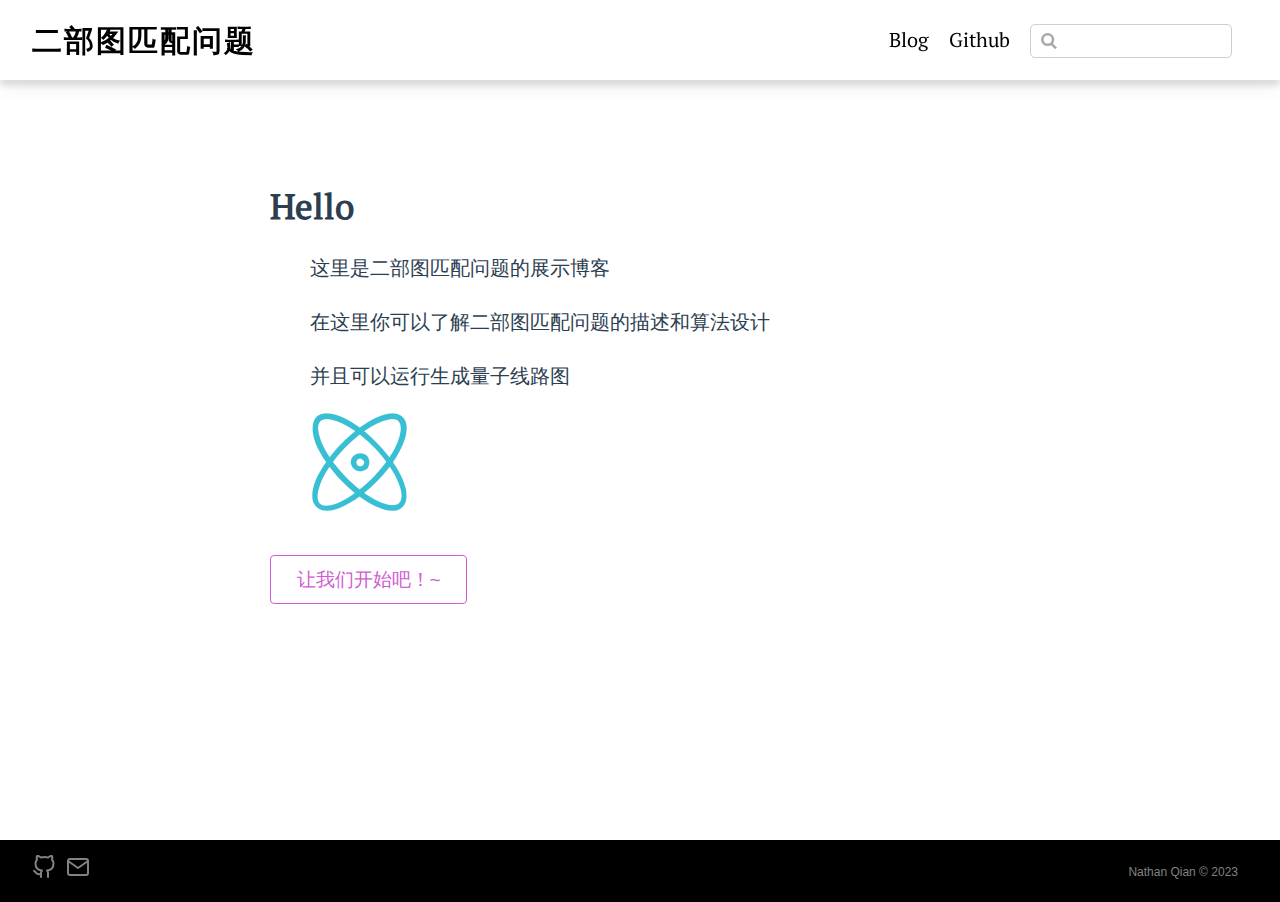
<file: index.html>
<!DOCTYPE html>
<html lang="en-US">
  <head>
    <meta charset="utf-8">
    <meta name="viewport" content="width=device-width,initial-scale=1">
    <title>About | 二部图匹配问题</title>
    <meta name="generator" content="VuePress 1.7.1">
    <link rel="icon" href="/icon.png">
    <meta name="description" content="
 Hello

这里是二部图匹配问题的展示博客

在这里你可以了解二部图匹配问题的描述和算法设计

并且可以运行生成量子线路图
 ...">
    
    <link rel="preload" href="/assets/css/0.styles.89d4bfde.css" as="style"><link rel="preload" href="/assets/js/app.1f9378fb.js" as="script"><link rel="preload" href="/assets/js/8.9f52973d.js" as="script"><link rel="preload" href="/assets/js/16.3dc4f347.js" as="script"><link rel="preload" href="/assets/js/7.80a886e6.js" as="script"><link rel="preload" href="/assets/js/9.3e899961.js" as="script"><link rel="prefetch" href="/assets/js/1.18b62edd.js"><link rel="prefetch" href="/assets/js/10.fd6e0161.js"><link rel="prefetch" href="/assets/js/11.898bad9c.js"><link rel="prefetch" href="/assets/js/12.9af03c2d.js"><link rel="prefetch" href="/assets/js/13.c5677648.js"><link rel="prefetch" href="/assets/js/14.f80d73c6.js"><link rel="prefetch" href="/assets/js/15.f1149013.js"><link rel="prefetch" href="/assets/js/17.dfe323db.js"><link rel="prefetch" href="/assets/js/18.e309baa8.js"><link rel="prefetch" href="/assets/js/4.b9d64d88.js"><link rel="prefetch" href="/assets/js/5.beda1d84.js"><link rel="prefetch" href="/assets/js/6.c1bc7eb1.js"><link rel="prefetch" href="/assets/js/vuejs-paginate.456622f9.js">
    <link rel="stylesheet" href="/assets/css/0.styles.89d4bfde.css">
  </head>
  <body>
    <div id="app" data-server-rendered="true"><div id="vuepress-theme-blog__global-layout"><section id="header-wrapper"><header id="header"><div class="header-wrapper"><div class="title"><a href="/" aria-current="page" class="nav-link home-link router-link-exact-active router-link-active">二部图匹配问题 </a></div> <div class="header-right-wrap"><ul class="nav"><li class="nav-item"><a href="/en/" class="nav-link">Blog</a></li><li class="nav-item"><a href="https://github.com/Nathanstefanqian" target="_blank" rel="noopener noreferrer" class="nav-link external">Github</a></li></ul> <div class="search-box"><input aria-label="Search" autocomplete="off" spellcheck="false" value=""> <!----></div> <!----></div></div></header></section> <div id="mobile-header"><div class="mobile-header-bar"><div class="mobile-header-title"><a href="/" aria-current="page" class="nav-link mobile-home-link router-link-exact-active router-link-active">二部图匹配问题 </a> <svg xmlns="http://www.w3.org/2000/svg" width="24" height="24" viewBox="0 0 24 24" fill="none" stroke="currentColor" stroke-width="2" stroke-linecap="round" stroke-linejoin="round" class="feather feather-menu"><line x1="3" y1="12" x2="21" y2="12"></line><line x1="3" y1="6" x2="21" y2="6"></line><line x1="3" y1="18" x2="21" y2="18"></line></svg></div> <div class="mobile-menu-wrapper"><hr class="menu-divider"> <ul class="mobile-nav"><li class="mobile-nav-item"><a href="/en/" class="nav-link">Blog</a></li><li class="mobile-nav-item"><a href="https://github.com/Nathanstefanqian" target="_blank" rel="noopener noreferrer" class="nav-link external">Github</a></li> <li class="mobile-nav-item"><!----></li></ul></div></div></div> <div class="content-wrapper"><div><div class="content__default" data-v-ee32dc0e data-v-ee32dc0e><div class="my-layout" data-v-ee32dc0e><h1 class="beginning" data-v-ee32dc0e> Hello </h1> <p data-v-ee32dc0e>这里是二部图匹配问题的展示博客</p> <p data-v-ee32dc0e>在这里你可以了解二部图匹配问题的描述和算法设计<br data-v-ee32dc0e></p> <p data-v-ee32dc0e>并且可以运行生成量子线路图</p> <div class="my-img" data-v-ee32dc0e><img src="/logo.png" class="myImg" data-v-ee32dc0e></div> <div class="start" data-v-3f6a5f5a data-v-ee32dc0e><a href="/en/" data-v-3f6a5f5a>让我们开始吧！~</a></div></div></div></div></div> <footer class="footer" data-v-fdbf4940><div class="footer-left-wrap" data-v-fdbf4940><ul class="contact" data-v-fdbf4940><li class="contact-item" data-v-fdbf4940><a href="https://github.com/Nathanstefanqian" target="_blank" rel="noopener noreferrer" class="nav-link external" data-v-fdbf4940><svg xmlns="http://www.w3.org/2000/svg" width="24" height="24" viewBox="0 0 24 24" fill="none" stroke="currentColor" stroke-width="2" stroke-linecap="round" stroke-linejoin="round" class="feather feather-github" data-v-fdbf4940><path d="M9 19c-5 1.5-5-2.5-7-3m14 6v-3.87a3.37 3.37 0 0 0-.94-2.61c3.14-.35 6.44-1.54 6.44-7A5.44 5.44 0 0 0 20 4.77 5.07 5.07 0 0 0 19.91 1S18.73.65 16 2.48a13.38 13.38 0 0 0-7 0C6.27.65 5.09 1 5.09 1A5.07 5.07 0 0 0 5 4.77a5.44 5.44 0 0 0-1.5 3.78c0 5.42 3.3 6.61 6.44 7A3.37 3.37 0 0 0 9 18.13V22" data-v-fdbf4940></path></svg>
          
        </a></li><li class="contact-item" data-v-fdbf4940><a href="mailto: 1532722889@qq.com" class="nav-link external" data-v-fdbf4940><svg xmlns="http://www.w3.org/2000/svg" width="24" height="24" viewBox="0 0 24 24" fill="none" stroke="currentColor" stroke-width="2" stroke-linecap="round" stroke-linejoin="round" class="feather feather-mail" data-v-fdbf4940><path d="M4 4h16c1.1 0 2 .9 2 2v12c0 1.1-.9 2-2 2H4c-1.1 0-2-.9-2-2V6c0-1.1.9-2 2-2z" data-v-fdbf4940></path><polyline points="22,6 12,13 2,6" data-v-fdbf4940></polyline></svg>
          
        </a></li></ul></div> <div class="footer-right-wrap" data-v-fdbf4940><ul class="copyright" data-v-fdbf4940><li class="copyright-item" data-v-fdbf4940><a href="/.html" class="nav-link" data-v-fdbf4940>Nathan Qian © 2023</a></li></ul></div></footer></div><div class="global-ui"><canvas id="vuepress-canvas-cursor"></canvas></div></div>
    <script src="/assets/js/app.1f9378fb.js" defer></script><script src="/assets/js/8.9f52973d.js" defer></script><script src="/assets/js/16.3dc4f347.js" defer></script><script src="/assets/js/7.80a886e6.js" defer></script><script src="/assets/js/9.3e899961.js" defer></script>
  </body>
</html>
</file>
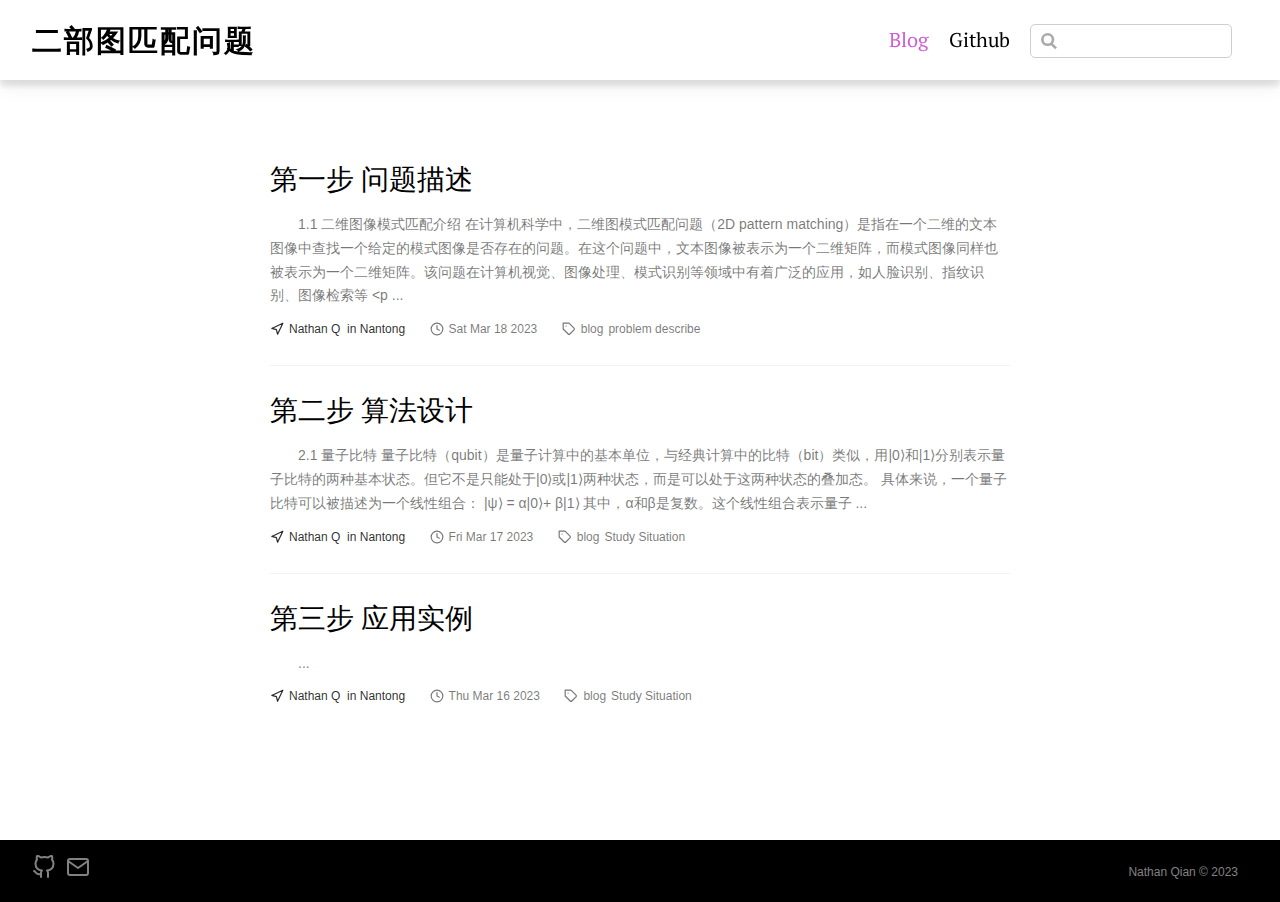
<file: en/index.html>
<!DOCTYPE html>
<html lang="en-US">
  <head>
    <meta charset="utf-8">
    <meta name="viewport" content="width=device-width,initial-scale=1">
    <title>Post | 二部图匹配问题</title>
    <meta name="generator" content="VuePress 1.7.1">
    <link rel="icon" href="/icon.png">
    <meta name="description" content="NathanQian from NTU">
    
    <link rel="preload" href="/assets/css/0.styles.89d4bfde.css" as="style"><link rel="preload" href="/assets/js/app.1f9378fb.js" as="script"><link rel="preload" href="/assets/js/8.9f52973d.js" as="script"><link rel="preload" href="/assets/js/16.3dc4f347.js" as="script"><link rel="preload" href="/assets/js/4.b9d64d88.js" as="script"><link rel="prefetch" href="/assets/js/1.18b62edd.js"><link rel="prefetch" href="/assets/js/10.fd6e0161.js"><link rel="prefetch" href="/assets/js/11.898bad9c.js"><link rel="prefetch" href="/assets/js/12.9af03c2d.js"><link rel="prefetch" href="/assets/js/13.c5677648.js"><link rel="prefetch" href="/assets/js/14.f80d73c6.js"><link rel="prefetch" href="/assets/js/15.f1149013.js"><link rel="prefetch" href="/assets/js/17.dfe323db.js"><link rel="prefetch" href="/assets/js/18.e309baa8.js"><link rel="prefetch" href="/assets/js/5.beda1d84.js"><link rel="prefetch" href="/assets/js/6.c1bc7eb1.js"><link rel="prefetch" href="/assets/js/7.80a886e6.js"><link rel="prefetch" href="/assets/js/9.3e899961.js"><link rel="prefetch" href="/assets/js/vuejs-paginate.456622f9.js">
    <link rel="stylesheet" href="/assets/css/0.styles.89d4bfde.css">
  </head>
  <body>
    <div id="app" data-server-rendered="true"><div id="vuepress-theme-blog__global-layout"><section id="header-wrapper"><header id="header"><div class="header-wrapper"><div class="title"><a href="/" class="nav-link home-link">二部图匹配问题 </a></div> <div class="header-right-wrap"><ul class="nav"><li class="nav-item"><a href="/en/" aria-current="page" class="nav-link router-link-exact-active router-link-active">Blog</a></li><li class="nav-item"><a href="https://github.com/Nathanstefanqian" target="_blank" rel="noopener noreferrer" class="nav-link external">Github</a></li></ul> <div class="search-box"><input aria-label="Search" autocomplete="off" spellcheck="false" value=""> <!----></div> <!----></div></div></header></section> <div id="mobile-header"><div class="mobile-header-bar"><div class="mobile-header-title"><a href="/" class="nav-link mobile-home-link">二部图匹配问题 </a> <svg xmlns="http://www.w3.org/2000/svg" width="24" height="24" viewBox="0 0 24 24" fill="none" stroke="currentColor" stroke-width="2" stroke-linecap="round" stroke-linejoin="round" class="feather feather-menu"><line x1="3" y1="12" x2="21" y2="12"></line><line x1="3" y1="6" x2="21" y2="6"></line><line x1="3" y1="18" x2="21" y2="18"></line></svg></div> <div class="mobile-menu-wrapper"><hr class="menu-divider"> <ul class="mobile-nav"><li class="mobile-nav-item"><a href="/en/" aria-current="page" class="nav-link router-link-exact-active router-link-active">Blog</a></li><li class="mobile-nav-item"><a href="https://github.com/Nathanstefanqian" target="_blank" rel="noopener noreferrer" class="nav-link external">Github</a></li> <li class="mobile-nav-item"><!----></li></ul></div></div></div> <div class="content-wrapper"><div><div id="base-list-layout"><div itemscope="itemscope" itemtype="http://schema.org/Blog" class="ui-posts"><article itemprop="blogPost" itemscope="itemscope" itemtype="https://schema.org/BlogPosting" class="ui-post"><meta itemprop="mainEntityOfPage" content="/en/2023/03/18/new/"> <header itemprop="name headline" class="ui-post-title"><a href="/en/2023/03/18/new/" class="nav-link">第一步 问题描述</a></header> <p itemprop="description" class="ui-post-summary">
        
1.1 二维图像模式匹配介绍
在计算机科学中，二维图模式匹配问题（2D pattern matching）是指在一个二维的文本图像中查找一个给定的模式图像是否存在的问题。在这个问题中，文本图像被表示为一个二维矩阵，而模式图像同样也被表示为一个二维矩阵。该问题在计算机视觉、图像处理、模式识别等领域中有着广泛的应用，如人脸识别、指纹识别、图像检索等

&lt;p ...
      </p> <footer><div itemprop="publisher author" itemtype="http://schema.org/Person" itemscope="itemscope" class="ui-post-meta ui-post-author"><svg xmlns="http://www.w3.org/2000/svg" width="24" height="24" viewBox="0 0 24 24" fill="none" stroke="currentColor" stroke-width="2" stroke-linecap="round" stroke-linejoin="round" class="feather feather-navigation"><polygon points="3 11 22 2 13 21 11 13 3 11"></polygon></svg> <span itemprop="name">Nathan Q</span> <span itemprop="address">
              in Nantong
          </span></div> <div class="ui-post-meta ui-post-date"><svg xmlns="http://www.w3.org/2000/svg" width="24" height="24" viewBox="0 0 24 24" fill="none" stroke="currentColor" stroke-width="2" stroke-linecap="round" stroke-linejoin="round" class="feather feather-clock"><circle cx="12" cy="12" r="10"></circle><polyline points="12 6 12 12 16 14"></polyline></svg> <time pubdate itemprop="datePublished" datetime="2023-3-18">
            Sat Mar 18 2023
          </time></div> <div itemprop="keywords" class="ui-post-meta ui-post-tag"><svg xmlns="http://www.w3.org/2000/svg" width="24" height="24" viewBox="0 0 24 24" fill="none" stroke="currentColor" stroke-width="2" stroke-linecap="round" stroke-linejoin="round" class="feather feather-tag"><path d="M20.59 13.41l-7.17 7.17a2 2 0 0 1-2.83 0L2 12V2h10l8.59 8.59a2 2 0 0 1 0 2.82z"></path><line x1="7" y1="7" x2="7" y2="7"></line></svg> <a href="/tag/blog">
            blog
          </a><a href="/tag/problem describe">
            problem describe
          </a></div></footer></article><article itemprop="blogPost" itemscope="itemscope" itemtype="https://schema.org/BlogPosting" class="ui-post"><meta itemprop="mainEntityOfPage" content="/en/2023/03/17/new2/"> <header itemprop="name headline" class="ui-post-title"><a href="/en/2023/03/17/new2/" class="nav-link">第二步 算法设计</a></header> <p itemprop="description" class="ui-post-summary">
        
2.1 量子比特
量子比特（qubit）是量子计算中的基本单位，与经典计算中的比特（bit）类似，用|0⟩和|1⟩分别表示量子比特的两种基本状态。但它不是只能处于|0⟩或|1⟩两种状态，而是可以处于这两种状态的叠加态。
具体来说，一个量子比特可以被描述为一个线性组合： |ψ⟩ = α|0⟩+ β|1⟩ 其中，α和β是复数。这个线性组合表示量子 ...
      </p> <footer><div itemprop="publisher author" itemtype="http://schema.org/Person" itemscope="itemscope" class="ui-post-meta ui-post-author"><svg xmlns="http://www.w3.org/2000/svg" width="24" height="24" viewBox="0 0 24 24" fill="none" stroke="currentColor" stroke-width="2" stroke-linecap="round" stroke-linejoin="round" class="feather feather-navigation"><polygon points="3 11 22 2 13 21 11 13 3 11"></polygon></svg> <span itemprop="name">Nathan Q</span> <span itemprop="address">
              in Nantong
          </span></div> <div class="ui-post-meta ui-post-date"><svg xmlns="http://www.w3.org/2000/svg" width="24" height="24" viewBox="0 0 24 24" fill="none" stroke="currentColor" stroke-width="2" stroke-linecap="round" stroke-linejoin="round" class="feather feather-clock"><circle cx="12" cy="12" r="10"></circle><polyline points="12 6 12 12 16 14"></polyline></svg> <time pubdate itemprop="datePublished" datetime="2023-3-17">
            Fri Mar 17 2023
          </time></div> <div itemprop="keywords" class="ui-post-meta ui-post-tag"><svg xmlns="http://www.w3.org/2000/svg" width="24" height="24" viewBox="0 0 24 24" fill="none" stroke="currentColor" stroke-width="2" stroke-linecap="round" stroke-linejoin="round" class="feather feather-tag"><path d="M20.59 13.41l-7.17 7.17a2 2 0 0 1-2.83 0L2 12V2h10l8.59 8.59a2 2 0 0 1 0 2.82z"></path><line x1="7" y1="7" x2="7" y2="7"></line></svg> <a href="/tag/blog">
            blog
          </a><a href="/tag/Study Situation">
            Study Situation
          </a></div></footer></article><article itemprop="blogPost" itemscope="itemscope" itemtype="https://schema.org/BlogPosting" class="ui-post"><meta itemprop="mainEntityOfPage" content="/en/2023/03/16/new3/"> <header itemprop="name headline" class="ui-post-title"><a href="/en/2023/03/16/new3/" class="nav-link">第三步 应用实例</a></header> <p itemprop="description" class="ui-post-summary">
        
 ...
      </p> <footer><div itemprop="publisher author" itemtype="http://schema.org/Person" itemscope="itemscope" class="ui-post-meta ui-post-author"><svg xmlns="http://www.w3.org/2000/svg" width="24" height="24" viewBox="0 0 24 24" fill="none" stroke="currentColor" stroke-width="2" stroke-linecap="round" stroke-linejoin="round" class="feather feather-navigation"><polygon points="3 11 22 2 13 21 11 13 3 11"></polygon></svg> <span itemprop="name">Nathan Q</span> <span itemprop="address">
              in Nantong
          </span></div> <div class="ui-post-meta ui-post-date"><svg xmlns="http://www.w3.org/2000/svg" width="24" height="24" viewBox="0 0 24 24" fill="none" stroke="currentColor" stroke-width="2" stroke-linecap="round" stroke-linejoin="round" class="feather feather-clock"><circle cx="12" cy="12" r="10"></circle><polyline points="12 6 12 12 16 14"></polyline></svg> <time pubdate itemprop="datePublished" datetime="2023-3-16">
            Thu Mar 16 2023
          </time></div> <div itemprop="keywords" class="ui-post-meta ui-post-tag"><svg xmlns="http://www.w3.org/2000/svg" width="24" height="24" viewBox="0 0 24 24" fill="none" stroke="currentColor" stroke-width="2" stroke-linecap="round" stroke-linejoin="round" class="feather feather-tag"><path d="M20.59 13.41l-7.17 7.17a2 2 0 0 1-2.83 0L2 12V2h10l8.59 8.59a2 2 0 0 1 0 2.82z"></path><line x1="7" y1="7" x2="7" y2="7"></line></svg> <a href="/tag/blog">
            blog
          </a><a href="/tag/Study Situation">
            Study Situation
          </a></div></footer></article></div> <!----></div></div></div> <footer class="footer" data-v-fdbf4940><div class="footer-left-wrap" data-v-fdbf4940><ul class="contact" data-v-fdbf4940><li class="contact-item" data-v-fdbf4940><a href="https://github.com/Nathanstefanqian" target="_blank" rel="noopener noreferrer" class="nav-link external" data-v-fdbf4940><svg xmlns="http://www.w3.org/2000/svg" width="24" height="24" viewBox="0 0 24 24" fill="none" stroke="currentColor" stroke-width="2" stroke-linecap="round" stroke-linejoin="round" class="feather feather-github" data-v-fdbf4940><path d="M9 19c-5 1.5-5-2.5-7-3m14 6v-3.87a3.37 3.37 0 0 0-.94-2.61c3.14-.35 6.44-1.54 6.44-7A5.44 5.44 0 0 0 20 4.77 5.07 5.07 0 0 0 19.91 1S18.73.65 16 2.48a13.38 13.38 0 0 0-7 0C6.27.65 5.09 1 5.09 1A5.07 5.07 0 0 0 5 4.77a5.44 5.44 0 0 0-1.5 3.78c0 5.42 3.3 6.61 6.44 7A3.37 3.37 0 0 0 9 18.13V22" data-v-fdbf4940></path></svg>
          
        </a></li><li class="contact-item" data-v-fdbf4940><a href="mailto: 1532722889@qq.com" class="nav-link external" data-v-fdbf4940><svg xmlns="http://www.w3.org/2000/svg" width="24" height="24" viewBox="0 0 24 24" fill="none" stroke="currentColor" stroke-width="2" stroke-linecap="round" stroke-linejoin="round" class="feather feather-mail" data-v-fdbf4940><path d="M4 4h16c1.1 0 2 .9 2 2v12c0 1.1-.9 2-2 2H4c-1.1 0-2-.9-2-2V6c0-1.1.9-2 2-2z" data-v-fdbf4940></path><polyline points="22,6 12,13 2,6" data-v-fdbf4940></polyline></svg>
          
        </a></li></ul></div> <div class="footer-right-wrap" data-v-fdbf4940><ul class="copyright" data-v-fdbf4940><li class="copyright-item" data-v-fdbf4940><a href="/en/.html" class="nav-link" data-v-fdbf4940>Nathan Qian © 2023</a></li></ul></div></footer></div><div class="global-ui"><canvas id="vuepress-canvas-cursor"></canvas></div></div>
    <script src="/assets/js/app.1f9378fb.js" defer></script><script src="/assets/js/8.9f52973d.js" defer></script><script src="/assets/js/16.3dc4f347.js" defer></script><script src="/assets/js/4.b9d64d88.js" defer></script>
  </body>
</html>
</file>
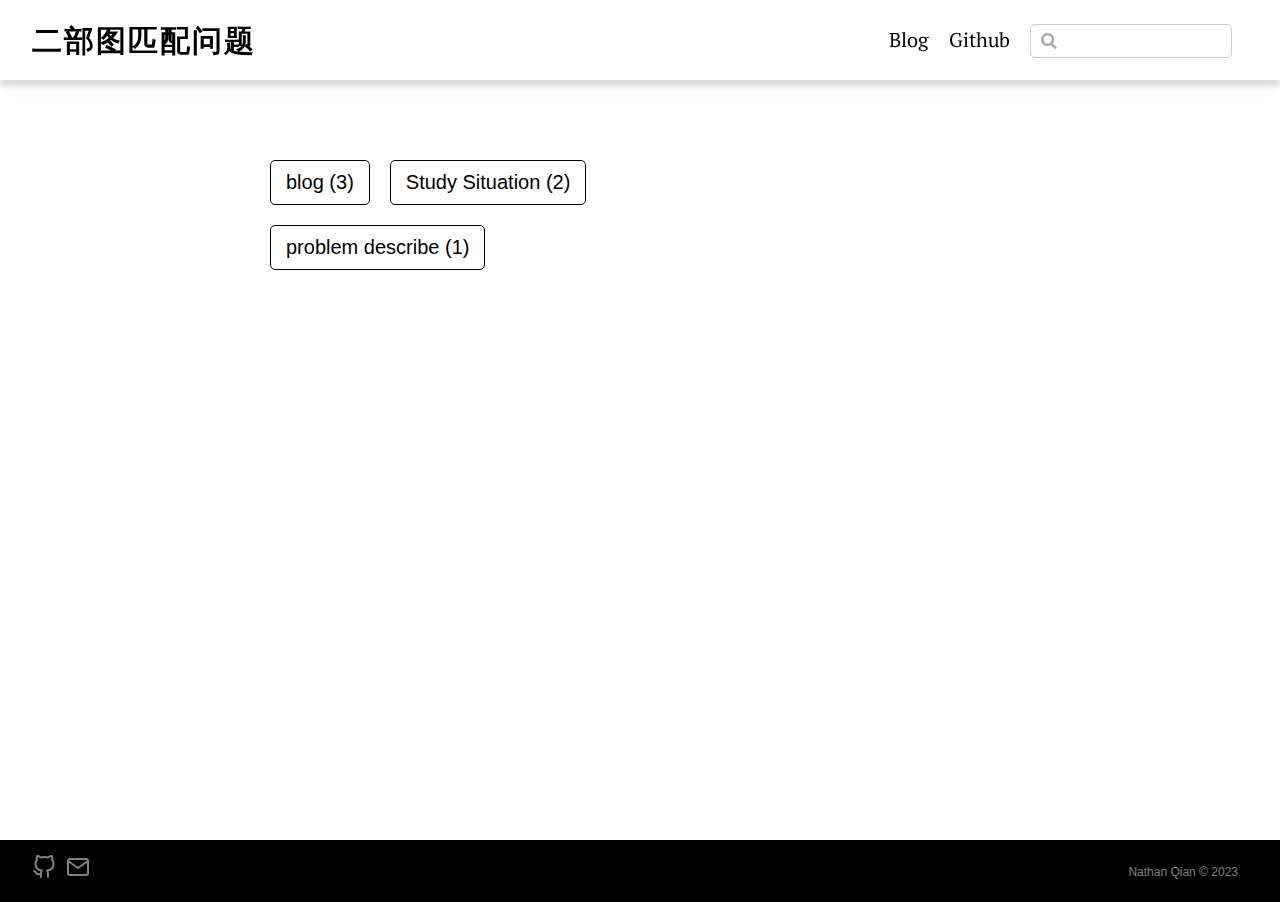
<file: tag/index.html>
<!DOCTYPE html>
<html lang="en-US">
  <head>
    <meta charset="utf-8">
    <meta name="viewport" content="width=device-width,initial-scale=1">
    <title>Tag | 二部图匹配问题</title>
    <meta name="generator" content="VuePress 1.7.1">
    <link rel="icon" href="/icon.png">
    <meta name="description" content="NathanQian from NTU">
    
    <link rel="preload" href="/assets/css/0.styles.89d4bfde.css" as="style"><link rel="preload" href="/assets/js/app.1f9378fb.js" as="script"><link rel="preload" href="/assets/js/8.9f52973d.js" as="script"><link rel="preload" href="/assets/js/15.f1149013.js" as="script"><link rel="preload" href="/assets/js/11.898bad9c.js" as="script"><link rel="preload" href="/assets/js/10.fd6e0161.js" as="script"><link rel="prefetch" href="/assets/js/1.18b62edd.js"><link rel="prefetch" href="/assets/js/12.9af03c2d.js"><link rel="prefetch" href="/assets/js/13.c5677648.js"><link rel="prefetch" href="/assets/js/14.f80d73c6.js"><link rel="prefetch" href="/assets/js/16.3dc4f347.js"><link rel="prefetch" href="/assets/js/17.dfe323db.js"><link rel="prefetch" href="/assets/js/18.e309baa8.js"><link rel="prefetch" href="/assets/js/4.b9d64d88.js"><link rel="prefetch" href="/assets/js/5.beda1d84.js"><link rel="prefetch" href="/assets/js/6.c1bc7eb1.js"><link rel="prefetch" href="/assets/js/7.80a886e6.js"><link rel="prefetch" href="/assets/js/9.3e899961.js"><link rel="prefetch" href="/assets/js/vuejs-paginate.456622f9.js">
    <link rel="stylesheet" href="/assets/css/0.styles.89d4bfde.css">
  </head>
  <body>
    <div id="app" data-server-rendered="true"><div id="vuepress-theme-blog__global-layout"><section id="header-wrapper"><header id="header"><div class="header-wrapper"><div class="title"><a href="/" class="nav-link home-link">二部图匹配问题 </a></div> <div class="header-right-wrap"><ul class="nav"><li class="nav-item"><a href="/en/" class="nav-link">Blog</a></li><li class="nav-item"><a href="https://github.com/Nathanstefanqian" target="_blank" rel="noopener noreferrer" class="nav-link external">Github</a></li></ul> <div class="search-box"><input aria-label="Search" autocomplete="off" spellcheck="false" value=""> <!----></div> <!----></div></div></header></section> <div id="mobile-header"><div class="mobile-header-bar"><div class="mobile-header-title"><a href="/" class="nav-link mobile-home-link">二部图匹配问题 </a> <svg xmlns="http://www.w3.org/2000/svg" width="24" height="24" viewBox="0 0 24 24" fill="none" stroke="currentColor" stroke-width="2" stroke-linecap="round" stroke-linejoin="round" class="feather feather-menu"><line x1="3" y1="12" x2="21" y2="12"></line><line x1="3" y1="6" x2="21" y2="6"></line><line x1="3" y1="18" x2="21" y2="18"></line></svg></div> <div class="mobile-menu-wrapper"><hr class="menu-divider"> <ul class="mobile-nav"><li class="mobile-nav-item"><a href="/en/" class="nav-link">Blog</a></li><li class="mobile-nav-item"><a href="https://github.com/Nathanstefanqian" target="_blank" rel="noopener noreferrer" class="nav-link external">Github</a></li> <li class="mobile-nav-item"><!----></li></ul></div></div></div> <div class="content-wrapper"><div id="vuepress-theme-blog__tags-layout"><div class="blog-tags"><a href="/tag/blog/" class="blog-tag">
  blog (3)
</a><a href="/tag/Study Situation/" class="blog-tag">
  Study Situation (2)
</a><a href="/tag/problem describe/" class="blog-tag">
  problem describe (1)
</a></div></div></div> <footer class="footer" data-v-fdbf4940><div class="footer-left-wrap" data-v-fdbf4940><ul class="contact" data-v-fdbf4940><li class="contact-item" data-v-fdbf4940><a href="https://github.com/Nathanstefanqian" target="_blank" rel="noopener noreferrer" class="nav-link external" data-v-fdbf4940><svg xmlns="http://www.w3.org/2000/svg" width="24" height="24" viewBox="0 0 24 24" fill="none" stroke="currentColor" stroke-width="2" stroke-linecap="round" stroke-linejoin="round" class="feather feather-github" data-v-fdbf4940><path d="M9 19c-5 1.5-5-2.5-7-3m14 6v-3.87a3.37 3.37 0 0 0-.94-2.61c3.14-.35 6.44-1.54 6.44-7A5.44 5.44 0 0 0 20 4.77 5.07 5.07 0 0 0 19.91 1S18.73.65 16 2.48a13.38 13.38 0 0 0-7 0C6.27.65 5.09 1 5.09 1A5.07 5.07 0 0 0 5 4.77a5.44 5.44 0 0 0-1.5 3.78c0 5.42 3.3 6.61 6.44 7A3.37 3.37 0 0 0 9 18.13V22" data-v-fdbf4940></path></svg>
          
        </a></li><li class="contact-item" data-v-fdbf4940><a href="mailto: 1532722889@qq.com" class="nav-link external" data-v-fdbf4940><svg xmlns="http://www.w3.org/2000/svg" width="24" height="24" viewBox="0 0 24 24" fill="none" stroke="currentColor" stroke-width="2" stroke-linecap="round" stroke-linejoin="round" class="feather feather-mail" data-v-fdbf4940><path d="M4 4h16c1.1 0 2 .9 2 2v12c0 1.1-.9 2-2 2H4c-1.1 0-2-.9-2-2V6c0-1.1.9-2 2-2z" data-v-fdbf4940></path><polyline points="22,6 12,13 2,6" data-v-fdbf4940></polyline></svg>
          
        </a></li></ul></div> <div class="footer-right-wrap" data-v-fdbf4940><ul class="copyright" data-v-fdbf4940><li class="copyright-item" data-v-fdbf4940><a href="/tag/.html" class="nav-link" data-v-fdbf4940>Nathan Qian © 2023</a></li></ul></div></footer></div><div class="global-ui"><canvas id="vuepress-canvas-cursor"></canvas></div></div>
    <script src="/assets/js/app.1f9378fb.js" defer></script><script src="/assets/js/8.9f52973d.js" defer></script><script src="/assets/js/15.f1149013.js" defer></script><script src="/assets/js/11.898bad9c.js" defer></script><script src="/assets/js/10.fd6e0161.js" defer></script>
  </body>
</html>
</file>
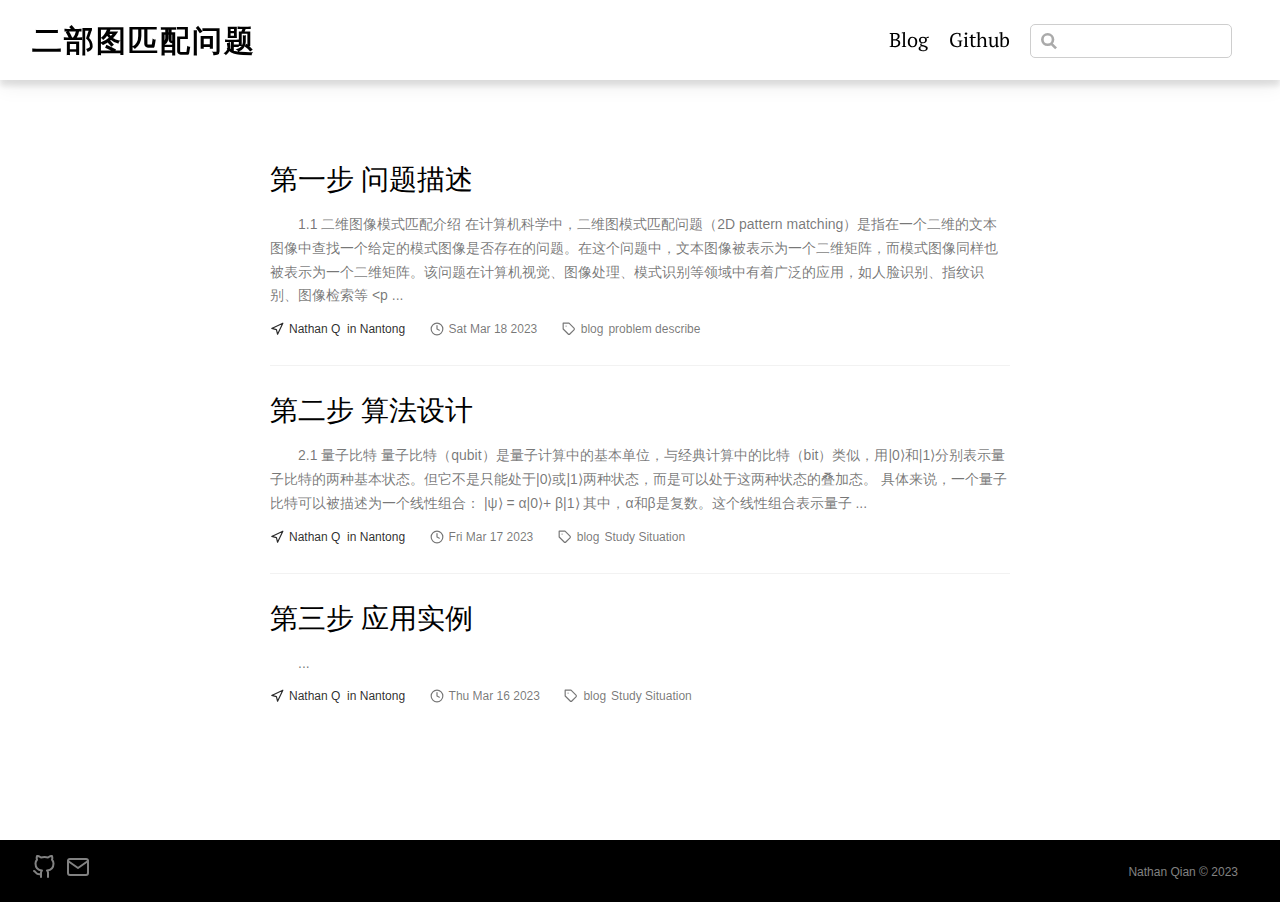
<file: tag/blog/index.html>
<!DOCTYPE html>
<html lang="en-US">
  <head>
    <meta charset="utf-8">
    <meta name="viewport" content="width=device-width,initial-scale=1">
    <title>blog Tag | 二部图匹配问题</title>
    <meta name="generator" content="VuePress 1.7.1">
    <link rel="icon" href="/icon.png">
    <meta name="description" content="NathanQian from NTU">
    
    <link rel="preload" href="/assets/css/0.styles.89d4bfde.css" as="style"><link rel="preload" href="/assets/js/app.1f9378fb.js" as="script"><link rel="preload" href="/assets/js/8.9f52973d.js" as="script"><link rel="preload" href="/assets/js/16.3dc4f347.js" as="script"><link rel="preload" href="/assets/js/4.b9d64d88.js" as="script"><link rel="prefetch" href="/assets/js/1.18b62edd.js"><link rel="prefetch" href="/assets/js/10.fd6e0161.js"><link rel="prefetch" href="/assets/js/11.898bad9c.js"><link rel="prefetch" href="/assets/js/12.9af03c2d.js"><link rel="prefetch" href="/assets/js/13.c5677648.js"><link rel="prefetch" href="/assets/js/14.f80d73c6.js"><link rel="prefetch" href="/assets/js/15.f1149013.js"><link rel="prefetch" href="/assets/js/17.dfe323db.js"><link rel="prefetch" href="/assets/js/18.e309baa8.js"><link rel="prefetch" href="/assets/js/5.beda1d84.js"><link rel="prefetch" href="/assets/js/6.c1bc7eb1.js"><link rel="prefetch" href="/assets/js/7.80a886e6.js"><link rel="prefetch" href="/assets/js/9.3e899961.js"><link rel="prefetch" href="/assets/js/vuejs-paginate.456622f9.js">
    <link rel="stylesheet" href="/assets/css/0.styles.89d4bfde.css">
  </head>
  <body>
    <div id="app" data-server-rendered="true"><div id="vuepress-theme-blog__global-layout"><section id="header-wrapper"><header id="header"><div class="header-wrapper"><div class="title"><a href="/" class="nav-link home-link">二部图匹配问题 </a></div> <div class="header-right-wrap"><ul class="nav"><li class="nav-item"><a href="/en/" class="nav-link">Blog</a></li><li class="nav-item"><a href="https://github.com/Nathanstefanqian" target="_blank" rel="noopener noreferrer" class="nav-link external">Github</a></li></ul> <div class="search-box"><input aria-label="Search" autocomplete="off" spellcheck="false" value=""> <!----></div> <!----></div></div></header></section> <div id="mobile-header"><div class="mobile-header-bar"><div class="mobile-header-title"><a href="/" class="nav-link mobile-home-link">二部图匹配问题 </a> <svg xmlns="http://www.w3.org/2000/svg" width="24" height="24" viewBox="0 0 24 24" fill="none" stroke="currentColor" stroke-width="2" stroke-linecap="round" stroke-linejoin="round" class="feather feather-menu"><line x1="3" y1="12" x2="21" y2="12"></line><line x1="3" y1="6" x2="21" y2="6"></line><line x1="3" y1="18" x2="21" y2="18"></line></svg></div> <div class="mobile-menu-wrapper"><hr class="menu-divider"> <ul class="mobile-nav"><li class="mobile-nav-item"><a href="/en/" class="nav-link">Blog</a></li><li class="mobile-nav-item"><a href="https://github.com/Nathanstefanqian" target="_blank" rel="noopener noreferrer" class="nav-link external">Github</a></li> <li class="mobile-nav-item"><!----></li></ul></div></div></div> <div class="content-wrapper"><div><div id="base-list-layout"><div itemscope="itemscope" itemtype="http://schema.org/Blog" class="ui-posts"><article itemprop="blogPost" itemscope="itemscope" itemtype="https://schema.org/BlogPosting" class="ui-post"><meta itemprop="mainEntityOfPage" content="/en/2023/03/18/new/"> <header itemprop="name headline" class="ui-post-title"><a href="/en/2023/03/18/new/" class="nav-link">第一步 问题描述</a></header> <p itemprop="description" class="ui-post-summary">
        
1.1 二维图像模式匹配介绍
在计算机科学中，二维图模式匹配问题（2D pattern matching）是指在一个二维的文本图像中查找一个给定的模式图像是否存在的问题。在这个问题中，文本图像被表示为一个二维矩阵，而模式图像同样也被表示为一个二维矩阵。该问题在计算机视觉、图像处理、模式识别等领域中有着广泛的应用，如人脸识别、指纹识别、图像检索等

&lt;p ...
      </p> <footer><div itemprop="publisher author" itemtype="http://schema.org/Person" itemscope="itemscope" class="ui-post-meta ui-post-author"><svg xmlns="http://www.w3.org/2000/svg" width="24" height="24" viewBox="0 0 24 24" fill="none" stroke="currentColor" stroke-width="2" stroke-linecap="round" stroke-linejoin="round" class="feather feather-navigation"><polygon points="3 11 22 2 13 21 11 13 3 11"></polygon></svg> <span itemprop="name">Nathan Q</span> <span itemprop="address">
              in Nantong
          </span></div> <div class="ui-post-meta ui-post-date"><svg xmlns="http://www.w3.org/2000/svg" width="24" height="24" viewBox="0 0 24 24" fill="none" stroke="currentColor" stroke-width="2" stroke-linecap="round" stroke-linejoin="round" class="feather feather-clock"><circle cx="12" cy="12" r="10"></circle><polyline points="12 6 12 12 16 14"></polyline></svg> <time pubdate itemprop="datePublished" datetime="2023-3-18">
            Sat Mar 18 2023
          </time></div> <div itemprop="keywords" class="ui-post-meta ui-post-tag"><svg xmlns="http://www.w3.org/2000/svg" width="24" height="24" viewBox="0 0 24 24" fill="none" stroke="currentColor" stroke-width="2" stroke-linecap="round" stroke-linejoin="round" class="feather feather-tag"><path d="M20.59 13.41l-7.17 7.17a2 2 0 0 1-2.83 0L2 12V2h10l8.59 8.59a2 2 0 0 1 0 2.82z"></path><line x1="7" y1="7" x2="7" y2="7"></line></svg> <a href="/tag/blog" aria-current="page" class="router-link-exact-active router-link-active">
            blog
          </a><a href="/tag/problem describe">
            problem describe
          </a></div></footer></article><article itemprop="blogPost" itemscope="itemscope" itemtype="https://schema.org/BlogPosting" class="ui-post"><meta itemprop="mainEntityOfPage" content="/en/2023/03/17/new2/"> <header itemprop="name headline" class="ui-post-title"><a href="/en/2023/03/17/new2/" class="nav-link">第二步 算法设计</a></header> <p itemprop="description" class="ui-post-summary">
        
2.1 量子比特
量子比特（qubit）是量子计算中的基本单位，与经典计算中的比特（bit）类似，用|0⟩和|1⟩分别表示量子比特的两种基本状态。但它不是只能处于|0⟩或|1⟩两种状态，而是可以处于这两种状态的叠加态。
具体来说，一个量子比特可以被描述为一个线性组合： |ψ⟩ = α|0⟩+ β|1⟩ 其中，α和β是复数。这个线性组合表示量子 ...
      </p> <footer><div itemprop="publisher author" itemtype="http://schema.org/Person" itemscope="itemscope" class="ui-post-meta ui-post-author"><svg xmlns="http://www.w3.org/2000/svg" width="24" height="24" viewBox="0 0 24 24" fill="none" stroke="currentColor" stroke-width="2" stroke-linecap="round" stroke-linejoin="round" class="feather feather-navigation"><polygon points="3 11 22 2 13 21 11 13 3 11"></polygon></svg> <span itemprop="name">Nathan Q</span> <span itemprop="address">
              in Nantong
          </span></div> <div class="ui-post-meta ui-post-date"><svg xmlns="http://www.w3.org/2000/svg" width="24" height="24" viewBox="0 0 24 24" fill="none" stroke="currentColor" stroke-width="2" stroke-linecap="round" stroke-linejoin="round" class="feather feather-clock"><circle cx="12" cy="12" r="10"></circle><polyline points="12 6 12 12 16 14"></polyline></svg> <time pubdate itemprop="datePublished" datetime="2023-3-17">
            Fri Mar 17 2023
          </time></div> <div itemprop="keywords" class="ui-post-meta ui-post-tag"><svg xmlns="http://www.w3.org/2000/svg" width="24" height="24" viewBox="0 0 24 24" fill="none" stroke="currentColor" stroke-width="2" stroke-linecap="round" stroke-linejoin="round" class="feather feather-tag"><path d="M20.59 13.41l-7.17 7.17a2 2 0 0 1-2.83 0L2 12V2h10l8.59 8.59a2 2 0 0 1 0 2.82z"></path><line x1="7" y1="7" x2="7" y2="7"></line></svg> <a href="/tag/blog" aria-current="page" class="router-link-exact-active router-link-active">
            blog
          </a><a href="/tag/Study Situation">
            Study Situation
          </a></div></footer></article><article itemprop="blogPost" itemscope="itemscope" itemtype="https://schema.org/BlogPosting" class="ui-post"><meta itemprop="mainEntityOfPage" content="/en/2023/03/16/new3/"> <header itemprop="name headline" class="ui-post-title"><a href="/en/2023/03/16/new3/" class="nav-link">第三步 应用实例</a></header> <p itemprop="description" class="ui-post-summary">
        
 ...
      </p> <footer><div itemprop="publisher author" itemtype="http://schema.org/Person" itemscope="itemscope" class="ui-post-meta ui-post-author"><svg xmlns="http://www.w3.org/2000/svg" width="24" height="24" viewBox="0 0 24 24" fill="none" stroke="currentColor" stroke-width="2" stroke-linecap="round" stroke-linejoin="round" class="feather feather-navigation"><polygon points="3 11 22 2 13 21 11 13 3 11"></polygon></svg> <span itemprop="name">Nathan Q</span> <span itemprop="address">
              in Nantong
          </span></div> <div class="ui-post-meta ui-post-date"><svg xmlns="http://www.w3.org/2000/svg" width="24" height="24" viewBox="0 0 24 24" fill="none" stroke="currentColor" stroke-width="2" stroke-linecap="round" stroke-linejoin="round" class="feather feather-clock"><circle cx="12" cy="12" r="10"></circle><polyline points="12 6 12 12 16 14"></polyline></svg> <time pubdate itemprop="datePublished" datetime="2023-3-16">
            Thu Mar 16 2023
          </time></div> <div itemprop="keywords" class="ui-post-meta ui-post-tag"><svg xmlns="http://www.w3.org/2000/svg" width="24" height="24" viewBox="0 0 24 24" fill="none" stroke="currentColor" stroke-width="2" stroke-linecap="round" stroke-linejoin="round" class="feather feather-tag"><path d="M20.59 13.41l-7.17 7.17a2 2 0 0 1-2.83 0L2 12V2h10l8.59 8.59a2 2 0 0 1 0 2.82z"></path><line x1="7" y1="7" x2="7" y2="7"></line></svg> <a href="/tag/blog" aria-current="page" class="router-link-exact-active router-link-active">
            blog
          </a><a href="/tag/Study Situation">
            Study Situation
          </a></div></footer></article></div> <!----></div></div></div> <footer class="footer" data-v-fdbf4940><div class="footer-left-wrap" data-v-fdbf4940><ul class="contact" data-v-fdbf4940><li class="contact-item" data-v-fdbf4940><a href="https://github.com/Nathanstefanqian" target="_blank" rel="noopener noreferrer" class="nav-link external" data-v-fdbf4940><svg xmlns="http://www.w3.org/2000/svg" width="24" height="24" viewBox="0 0 24 24" fill="none" stroke="currentColor" stroke-width="2" stroke-linecap="round" stroke-linejoin="round" class="feather feather-github" data-v-fdbf4940><path d="M9 19c-5 1.5-5-2.5-7-3m14 6v-3.87a3.37 3.37 0 0 0-.94-2.61c3.14-.35 6.44-1.54 6.44-7A5.44 5.44 0 0 0 20 4.77 5.07 5.07 0 0 0 19.91 1S18.73.65 16 2.48a13.38 13.38 0 0 0-7 0C6.27.65 5.09 1 5.09 1A5.07 5.07 0 0 0 5 4.77a5.44 5.44 0 0 0-1.5 3.78c0 5.42 3.3 6.61 6.44 7A3.37 3.37 0 0 0 9 18.13V22" data-v-fdbf4940></path></svg>
          
        </a></li><li class="contact-item" data-v-fdbf4940><a href="mailto: 1532722889@qq.com" class="nav-link external" data-v-fdbf4940><svg xmlns="http://www.w3.org/2000/svg" width="24" height="24" viewBox="0 0 24 24" fill="none" stroke="currentColor" stroke-width="2" stroke-linecap="round" stroke-linejoin="round" class="feather feather-mail" data-v-fdbf4940><path d="M4 4h16c1.1 0 2 .9 2 2v12c0 1.1-.9 2-2 2H4c-1.1 0-2-.9-2-2V6c0-1.1.9-2 2-2z" data-v-fdbf4940></path><polyline points="22,6 12,13 2,6" data-v-fdbf4940></polyline></svg>
          
        </a></li></ul></div> <div class="footer-right-wrap" data-v-fdbf4940><ul class="copyright" data-v-fdbf4940><li class="copyright-item" data-v-fdbf4940><a href="/tag/blog/.html" class="nav-link" data-v-fdbf4940>Nathan Qian © 2023</a></li></ul></div></footer></div><div class="global-ui"><canvas id="vuepress-canvas-cursor"></canvas></div></div>
    <script src="/assets/js/app.1f9378fb.js" defer></script><script src="/assets/js/8.9f52973d.js" defer></script><script src="/assets/js/16.3dc4f347.js" defer></script><script src="/assets/js/4.b9d64d88.js" defer></script>
  </body>
</html>
</file>
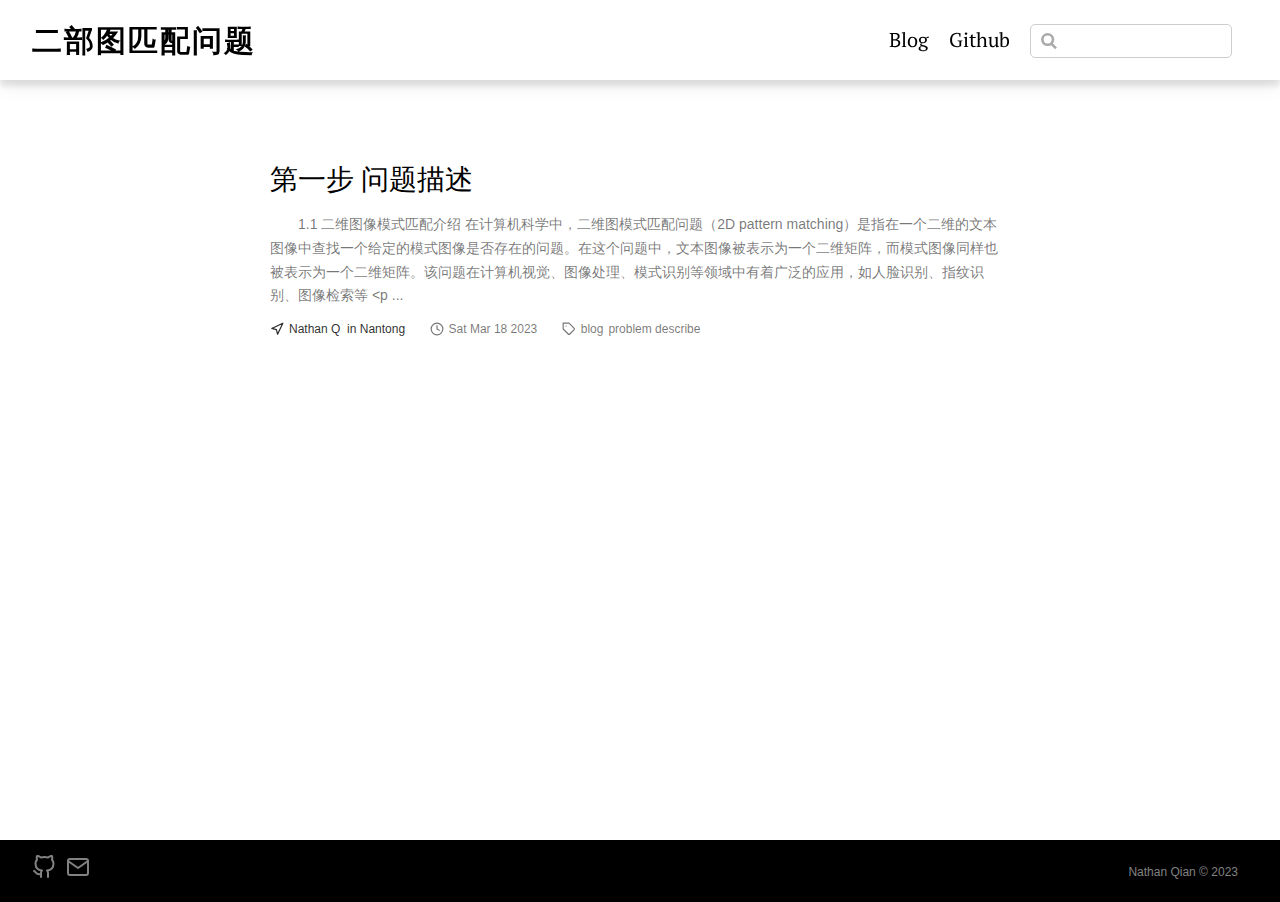
<file: tag/problem describe/index.html>
<!DOCTYPE html>
<html lang="en-US">
  <head>
    <meta charset="utf-8">
    <meta name="viewport" content="width=device-width,initial-scale=1">
    <title>problem describe Tag | 二部图匹配问题</title>
    <meta name="generator" content="VuePress 1.7.1">
    <link rel="icon" href="/icon.png">
    <meta name="description" content="NathanQian from NTU">
    
    <link rel="preload" href="/assets/css/0.styles.89d4bfde.css" as="style"><link rel="preload" href="/assets/js/app.1f9378fb.js" as="script"><link rel="preload" href="/assets/js/8.9f52973d.js" as="script"><link rel="preload" href="/assets/js/16.3dc4f347.js" as="script"><link rel="preload" href="/assets/js/4.b9d64d88.js" as="script"><link rel="prefetch" href="/assets/js/1.18b62edd.js"><link rel="prefetch" href="/assets/js/10.fd6e0161.js"><link rel="prefetch" href="/assets/js/11.898bad9c.js"><link rel="prefetch" href="/assets/js/12.9af03c2d.js"><link rel="prefetch" href="/assets/js/13.c5677648.js"><link rel="prefetch" href="/assets/js/14.f80d73c6.js"><link rel="prefetch" href="/assets/js/15.f1149013.js"><link rel="prefetch" href="/assets/js/17.dfe323db.js"><link rel="prefetch" href="/assets/js/18.e309baa8.js"><link rel="prefetch" href="/assets/js/5.beda1d84.js"><link rel="prefetch" href="/assets/js/6.c1bc7eb1.js"><link rel="prefetch" href="/assets/js/7.80a886e6.js"><link rel="prefetch" href="/assets/js/9.3e899961.js"><link rel="prefetch" href="/assets/js/vuejs-paginate.456622f9.js">
    <link rel="stylesheet" href="/assets/css/0.styles.89d4bfde.css">
  </head>
  <body>
    <div id="app" data-server-rendered="true"><div id="vuepress-theme-blog__global-layout"><section id="header-wrapper"><header id="header"><div class="header-wrapper"><div class="title"><a href="/" class="nav-link home-link">二部图匹配问题 </a></div> <div class="header-right-wrap"><ul class="nav"><li class="nav-item"><a href="/en/" class="nav-link">Blog</a></li><li class="nav-item"><a href="https://github.com/Nathanstefanqian" target="_blank" rel="noopener noreferrer" class="nav-link external">Github</a></li></ul> <div class="search-box"><input aria-label="Search" autocomplete="off" spellcheck="false" value=""> <!----></div> <!----></div></div></header></section> <div id="mobile-header"><div class="mobile-header-bar"><div class="mobile-header-title"><a href="/" class="nav-link mobile-home-link">二部图匹配问题 </a> <svg xmlns="http://www.w3.org/2000/svg" width="24" height="24" viewBox="0 0 24 24" fill="none" stroke="currentColor" stroke-width="2" stroke-linecap="round" stroke-linejoin="round" class="feather feather-menu"><line x1="3" y1="12" x2="21" y2="12"></line><line x1="3" y1="6" x2="21" y2="6"></line><line x1="3" y1="18" x2="21" y2="18"></line></svg></div> <div class="mobile-menu-wrapper"><hr class="menu-divider"> <ul class="mobile-nav"><li class="mobile-nav-item"><a href="/en/" class="nav-link">Blog</a></li><li class="mobile-nav-item"><a href="https://github.com/Nathanstefanqian" target="_blank" rel="noopener noreferrer" class="nav-link external">Github</a></li> <li class="mobile-nav-item"><!----></li></ul></div></div></div> <div class="content-wrapper"><div><div id="base-list-layout"><div itemscope="itemscope" itemtype="http://schema.org/Blog" class="ui-posts"><article itemprop="blogPost" itemscope="itemscope" itemtype="https://schema.org/BlogPosting" class="ui-post"><meta itemprop="mainEntityOfPage" content="/en/2023/03/18/new/"> <header itemprop="name headline" class="ui-post-title"><a href="/en/2023/03/18/new/" class="nav-link">第一步 问题描述</a></header> <p itemprop="description" class="ui-post-summary">
        
1.1 二维图像模式匹配介绍
在计算机科学中，二维图模式匹配问题（2D pattern matching）是指在一个二维的文本图像中查找一个给定的模式图像是否存在的问题。在这个问题中，文本图像被表示为一个二维矩阵，而模式图像同样也被表示为一个二维矩阵。该问题在计算机视觉、图像处理、模式识别等领域中有着广泛的应用，如人脸识别、指纹识别、图像检索等

&lt;p ...
      </p> <footer><div itemprop="publisher author" itemtype="http://schema.org/Person" itemscope="itemscope" class="ui-post-meta ui-post-author"><svg xmlns="http://www.w3.org/2000/svg" width="24" height="24" viewBox="0 0 24 24" fill="none" stroke="currentColor" stroke-width="2" stroke-linecap="round" stroke-linejoin="round" class="feather feather-navigation"><polygon points="3 11 22 2 13 21 11 13 3 11"></polygon></svg> <span itemprop="name">Nathan Q</span> <span itemprop="address">
              in Nantong
          </span></div> <div class="ui-post-meta ui-post-date"><svg xmlns="http://www.w3.org/2000/svg" width="24" height="24" viewBox="0 0 24 24" fill="none" stroke="currentColor" stroke-width="2" stroke-linecap="round" stroke-linejoin="round" class="feather feather-clock"><circle cx="12" cy="12" r="10"></circle><polyline points="12 6 12 12 16 14"></polyline></svg> <time pubdate itemprop="datePublished" datetime="2023-3-18">
            Sat Mar 18 2023
          </time></div> <div itemprop="keywords" class="ui-post-meta ui-post-tag"><svg xmlns="http://www.w3.org/2000/svg" width="24" height="24" viewBox="0 0 24 24" fill="none" stroke="currentColor" stroke-width="2" stroke-linecap="round" stroke-linejoin="round" class="feather feather-tag"><path d="M20.59 13.41l-7.17 7.17a2 2 0 0 1-2.83 0L2 12V2h10l8.59 8.59a2 2 0 0 1 0 2.82z"></path><line x1="7" y1="7" x2="7" y2="7"></line></svg> <a href="/tag/blog">
            blog
          </a><a href="/tag/problem describe" aria-current="page" class="router-link-exact-active router-link-active">
            problem describe
          </a></div></footer></article></div> <!----></div></div></div> <footer class="footer" data-v-fdbf4940><div class="footer-left-wrap" data-v-fdbf4940><ul class="contact" data-v-fdbf4940><li class="contact-item" data-v-fdbf4940><a href="https://github.com/Nathanstefanqian" target="_blank" rel="noopener noreferrer" class="nav-link external" data-v-fdbf4940><svg xmlns="http://www.w3.org/2000/svg" width="24" height="24" viewBox="0 0 24 24" fill="none" stroke="currentColor" stroke-width="2" stroke-linecap="round" stroke-linejoin="round" class="feather feather-github" data-v-fdbf4940><path d="M9 19c-5 1.5-5-2.5-7-3m14 6v-3.87a3.37 3.37 0 0 0-.94-2.61c3.14-.35 6.44-1.54 6.44-7A5.44 5.44 0 0 0 20 4.77 5.07 5.07 0 0 0 19.91 1S18.73.65 16 2.48a13.38 13.38 0 0 0-7 0C6.27.65 5.09 1 5.09 1A5.07 5.07 0 0 0 5 4.77a5.44 5.44 0 0 0-1.5 3.78c0 5.42 3.3 6.61 6.44 7A3.37 3.37 0 0 0 9 18.13V22" data-v-fdbf4940></path></svg>
          
        </a></li><li class="contact-item" data-v-fdbf4940><a href="mailto: 1532722889@qq.com" class="nav-link external" data-v-fdbf4940><svg xmlns="http://www.w3.org/2000/svg" width="24" height="24" viewBox="0 0 24 24" fill="none" stroke="currentColor" stroke-width="2" stroke-linecap="round" stroke-linejoin="round" class="feather feather-mail" data-v-fdbf4940><path d="M4 4h16c1.1 0 2 .9 2 2v12c0 1.1-.9 2-2 2H4c-1.1 0-2-.9-2-2V6c0-1.1.9-2 2-2z" data-v-fdbf4940></path><polyline points="22,6 12,13 2,6" data-v-fdbf4940></polyline></svg>
          
        </a></li></ul></div> <div class="footer-right-wrap" data-v-fdbf4940><ul class="copyright" data-v-fdbf4940><li class="copyright-item" data-v-fdbf4940><a href="/tag/problem describe/.html" class="nav-link" data-v-fdbf4940>Nathan Qian © 2023</a></li></ul></div></footer></div><div class="global-ui"><canvas id="vuepress-canvas-cursor"></canvas></div></div>
    <script src="/assets/js/app.1f9378fb.js" defer></script><script src="/assets/js/8.9f52973d.js" defer></script><script src="/assets/js/16.3dc4f347.js" defer></script><script src="/assets/js/4.b9d64d88.js" defer></script>
  </body>
</html>
</file>
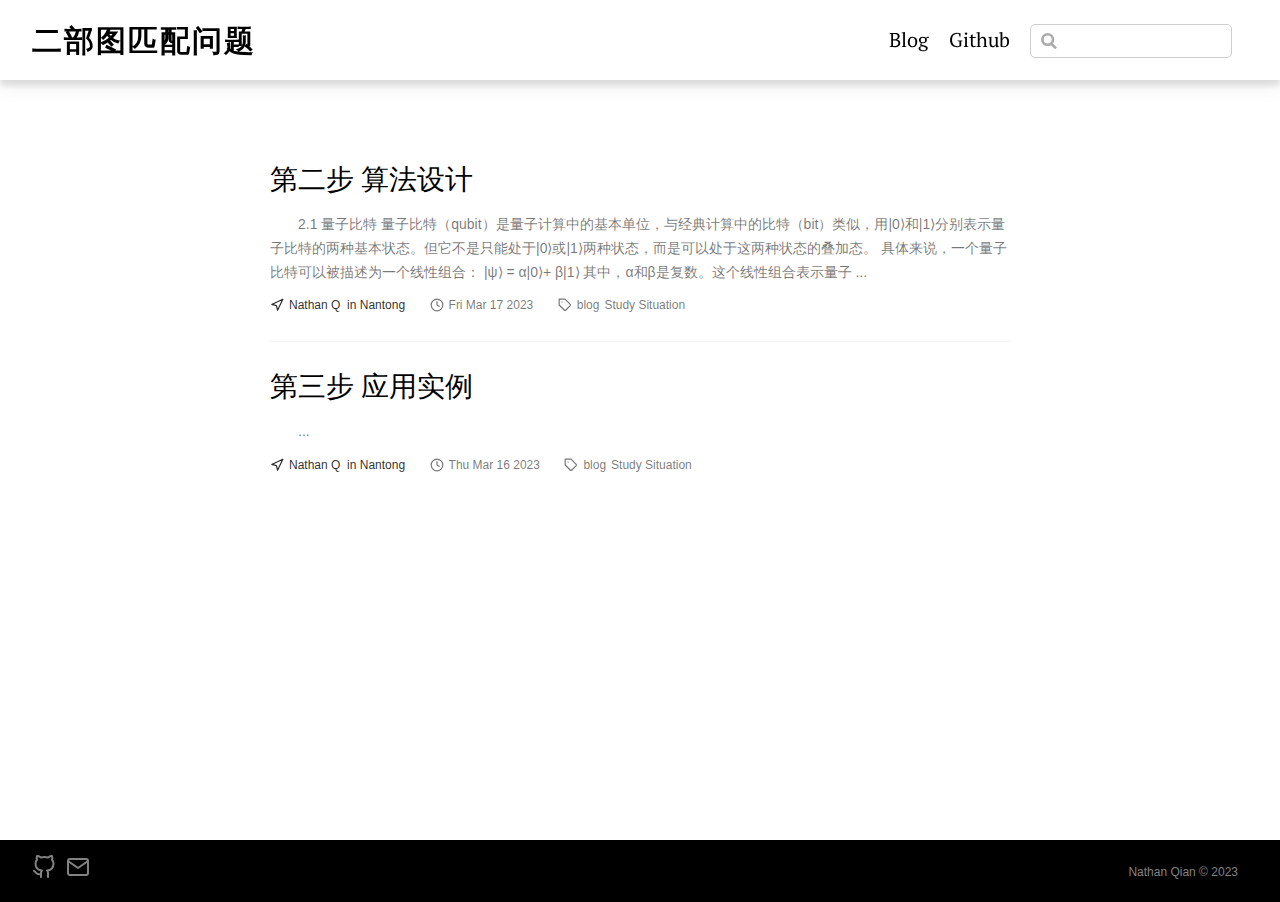
<file: tag/Study Situation/index.html>
<!DOCTYPE html>
<html lang="en-US">
  <head>
    <meta charset="utf-8">
    <meta name="viewport" content="width=device-width,initial-scale=1">
    <title>Study Situation Tag | 二部图匹配问题</title>
    <meta name="generator" content="VuePress 1.7.1">
    <link rel="icon" href="/icon.png">
    <meta name="description" content="NathanQian from NTU">
    
    <link rel="preload" href="/assets/css/0.styles.89d4bfde.css" as="style"><link rel="preload" href="/assets/js/app.1f9378fb.js" as="script"><link rel="preload" href="/assets/js/8.9f52973d.js" as="script"><link rel="preload" href="/assets/js/16.3dc4f347.js" as="script"><link rel="preload" href="/assets/js/4.b9d64d88.js" as="script"><link rel="prefetch" href="/assets/js/1.18b62edd.js"><link rel="prefetch" href="/assets/js/10.fd6e0161.js"><link rel="prefetch" href="/assets/js/11.898bad9c.js"><link rel="prefetch" href="/assets/js/12.9af03c2d.js"><link rel="prefetch" href="/assets/js/13.c5677648.js"><link rel="prefetch" href="/assets/js/14.f80d73c6.js"><link rel="prefetch" href="/assets/js/15.f1149013.js"><link rel="prefetch" href="/assets/js/17.dfe323db.js"><link rel="prefetch" href="/assets/js/18.e309baa8.js"><link rel="prefetch" href="/assets/js/5.beda1d84.js"><link rel="prefetch" href="/assets/js/6.c1bc7eb1.js"><link rel="prefetch" href="/assets/js/7.80a886e6.js"><link rel="prefetch" href="/assets/js/9.3e899961.js"><link rel="prefetch" href="/assets/js/vuejs-paginate.456622f9.js">
    <link rel="stylesheet" href="/assets/css/0.styles.89d4bfde.css">
  </head>
  <body>
    <div id="app" data-server-rendered="true"><div id="vuepress-theme-blog__global-layout"><section id="header-wrapper"><header id="header"><div class="header-wrapper"><div class="title"><a href="/" class="nav-link home-link">二部图匹配问题 </a></div> <div class="header-right-wrap"><ul class="nav"><li class="nav-item"><a href="/en/" class="nav-link">Blog</a></li><li class="nav-item"><a href="https://github.com/Nathanstefanqian" target="_blank" rel="noopener noreferrer" class="nav-link external">Github</a></li></ul> <div class="search-box"><input aria-label="Search" autocomplete="off" spellcheck="false" value=""> <!----></div> <!----></div></div></header></section> <div id="mobile-header"><div class="mobile-header-bar"><div class="mobile-header-title"><a href="/" class="nav-link mobile-home-link">二部图匹配问题 </a> <svg xmlns="http://www.w3.org/2000/svg" width="24" height="24" viewBox="0 0 24 24" fill="none" stroke="currentColor" stroke-width="2" stroke-linecap="round" stroke-linejoin="round" class="feather feather-menu"><line x1="3" y1="12" x2="21" y2="12"></line><line x1="3" y1="6" x2="21" y2="6"></line><line x1="3" y1="18" x2="21" y2="18"></line></svg></div> <div class="mobile-menu-wrapper"><hr class="menu-divider"> <ul class="mobile-nav"><li class="mobile-nav-item"><a href="/en/" class="nav-link">Blog</a></li><li class="mobile-nav-item"><a href="https://github.com/Nathanstefanqian" target="_blank" rel="noopener noreferrer" class="nav-link external">Github</a></li> <li class="mobile-nav-item"><!----></li></ul></div></div></div> <div class="content-wrapper"><div><div id="base-list-layout"><div itemscope="itemscope" itemtype="http://schema.org/Blog" class="ui-posts"><article itemprop="blogPost" itemscope="itemscope" itemtype="https://schema.org/BlogPosting" class="ui-post"><meta itemprop="mainEntityOfPage" content="/en/2023/03/17/new2/"> <header itemprop="name headline" class="ui-post-title"><a href="/en/2023/03/17/new2/" class="nav-link">第二步 算法设计</a></header> <p itemprop="description" class="ui-post-summary">
        
2.1 量子比特
量子比特（qubit）是量子计算中的基本单位，与经典计算中的比特（bit）类似，用|0⟩和|1⟩分别表示量子比特的两种基本状态。但它不是只能处于|0⟩或|1⟩两种状态，而是可以处于这两种状态的叠加态。
具体来说，一个量子比特可以被描述为一个线性组合： |ψ⟩ = α|0⟩+ β|1⟩ 其中，α和β是复数。这个线性组合表示量子 ...
      </p> <footer><div itemprop="publisher author" itemtype="http://schema.org/Person" itemscope="itemscope" class="ui-post-meta ui-post-author"><svg xmlns="http://www.w3.org/2000/svg" width="24" height="24" viewBox="0 0 24 24" fill="none" stroke="currentColor" stroke-width="2" stroke-linecap="round" stroke-linejoin="round" class="feather feather-navigation"><polygon points="3 11 22 2 13 21 11 13 3 11"></polygon></svg> <span itemprop="name">Nathan Q</span> <span itemprop="address">
              in Nantong
          </span></div> <div class="ui-post-meta ui-post-date"><svg xmlns="http://www.w3.org/2000/svg" width="24" height="24" viewBox="0 0 24 24" fill="none" stroke="currentColor" stroke-width="2" stroke-linecap="round" stroke-linejoin="round" class="feather feather-clock"><circle cx="12" cy="12" r="10"></circle><polyline points="12 6 12 12 16 14"></polyline></svg> <time pubdate itemprop="datePublished" datetime="2023-3-17">
            Fri Mar 17 2023
          </time></div> <div itemprop="keywords" class="ui-post-meta ui-post-tag"><svg xmlns="http://www.w3.org/2000/svg" width="24" height="24" viewBox="0 0 24 24" fill="none" stroke="currentColor" stroke-width="2" stroke-linecap="round" stroke-linejoin="round" class="feather feather-tag"><path d="M20.59 13.41l-7.17 7.17a2 2 0 0 1-2.83 0L2 12V2h10l8.59 8.59a2 2 0 0 1 0 2.82z"></path><line x1="7" y1="7" x2="7" y2="7"></line></svg> <a href="/tag/blog">
            blog
          </a><a href="/tag/Study Situation" aria-current="page" class="router-link-exact-active router-link-active">
            Study Situation
          </a></div></footer></article><article itemprop="blogPost" itemscope="itemscope" itemtype="https://schema.org/BlogPosting" class="ui-post"><meta itemprop="mainEntityOfPage" content="/en/2023/03/16/new3/"> <header itemprop="name headline" class="ui-post-title"><a href="/en/2023/03/16/new3/" class="nav-link">第三步 应用实例</a></header> <p itemprop="description" class="ui-post-summary">
        
 ...
      </p> <footer><div itemprop="publisher author" itemtype="http://schema.org/Person" itemscope="itemscope" class="ui-post-meta ui-post-author"><svg xmlns="http://www.w3.org/2000/svg" width="24" height="24" viewBox="0 0 24 24" fill="none" stroke="currentColor" stroke-width="2" stroke-linecap="round" stroke-linejoin="round" class="feather feather-navigation"><polygon points="3 11 22 2 13 21 11 13 3 11"></polygon></svg> <span itemprop="name">Nathan Q</span> <span itemprop="address">
              in Nantong
          </span></div> <div class="ui-post-meta ui-post-date"><svg xmlns="http://www.w3.org/2000/svg" width="24" height="24" viewBox="0 0 24 24" fill="none" stroke="currentColor" stroke-width="2" stroke-linecap="round" stroke-linejoin="round" class="feather feather-clock"><circle cx="12" cy="12" r="10"></circle><polyline points="12 6 12 12 16 14"></polyline></svg> <time pubdate itemprop="datePublished" datetime="2023-3-16">
            Thu Mar 16 2023
          </time></div> <div itemprop="keywords" class="ui-post-meta ui-post-tag"><svg xmlns="http://www.w3.org/2000/svg" width="24" height="24" viewBox="0 0 24 24" fill="none" stroke="currentColor" stroke-width="2" stroke-linecap="round" stroke-linejoin="round" class="feather feather-tag"><path d="M20.59 13.41l-7.17 7.17a2 2 0 0 1-2.83 0L2 12V2h10l8.59 8.59a2 2 0 0 1 0 2.82z"></path><line x1="7" y1="7" x2="7" y2="7"></line></svg> <a href="/tag/blog">
            blog
          </a><a href="/tag/Study Situation" aria-current="page" class="router-link-exact-active router-link-active">
            Study Situation
          </a></div></footer></article></div> <!----></div></div></div> <footer class="footer" data-v-fdbf4940><div class="footer-left-wrap" data-v-fdbf4940><ul class="contact" data-v-fdbf4940><li class="contact-item" data-v-fdbf4940><a href="https://github.com/Nathanstefanqian" target="_blank" rel="noopener noreferrer" class="nav-link external" data-v-fdbf4940><svg xmlns="http://www.w3.org/2000/svg" width="24" height="24" viewBox="0 0 24 24" fill="none" stroke="currentColor" stroke-width="2" stroke-linecap="round" stroke-linejoin="round" class="feather feather-github" data-v-fdbf4940><path d="M9 19c-5 1.5-5-2.5-7-3m14 6v-3.87a3.37 3.37 0 0 0-.94-2.61c3.14-.35 6.44-1.54 6.44-7A5.44 5.44 0 0 0 20 4.77 5.07 5.07 0 0 0 19.91 1S18.73.65 16 2.48a13.38 13.38 0 0 0-7 0C6.27.65 5.09 1 5.09 1A5.07 5.07 0 0 0 5 4.77a5.44 5.44 0 0 0-1.5 3.78c0 5.42 3.3 6.61 6.44 7A3.37 3.37 0 0 0 9 18.13V22" data-v-fdbf4940></path></svg>
          
        </a></li><li class="contact-item" data-v-fdbf4940><a href="mailto: 1532722889@qq.com" class="nav-link external" data-v-fdbf4940><svg xmlns="http://www.w3.org/2000/svg" width="24" height="24" viewBox="0 0 24 24" fill="none" stroke="currentColor" stroke-width="2" stroke-linecap="round" stroke-linejoin="round" class="feather feather-mail" data-v-fdbf4940><path d="M4 4h16c1.1 0 2 .9 2 2v12c0 1.1-.9 2-2 2H4c-1.1 0-2-.9-2-2V6c0-1.1.9-2 2-2z" data-v-fdbf4940></path><polyline points="22,6 12,13 2,6" data-v-fdbf4940></polyline></svg>
          
        </a></li></ul></div> <div class="footer-right-wrap" data-v-fdbf4940><ul class="copyright" data-v-fdbf4940><li class="copyright-item" data-v-fdbf4940><a href="/tag/Study Situation/.html" class="nav-link" data-v-fdbf4940>Nathan Qian © 2023</a></li></ul></div></footer></div><div class="global-ui"><canvas id="vuepress-canvas-cursor"></canvas></div></div>
    <script src="/assets/js/app.1f9378fb.js" defer></script><script src="/assets/js/8.9f52973d.js" defer></script><script src="/assets/js/16.3dc4f347.js" defer></script><script src="/assets/js/4.b9d64d88.js" defer></script>
  </body>
</html>
</file>
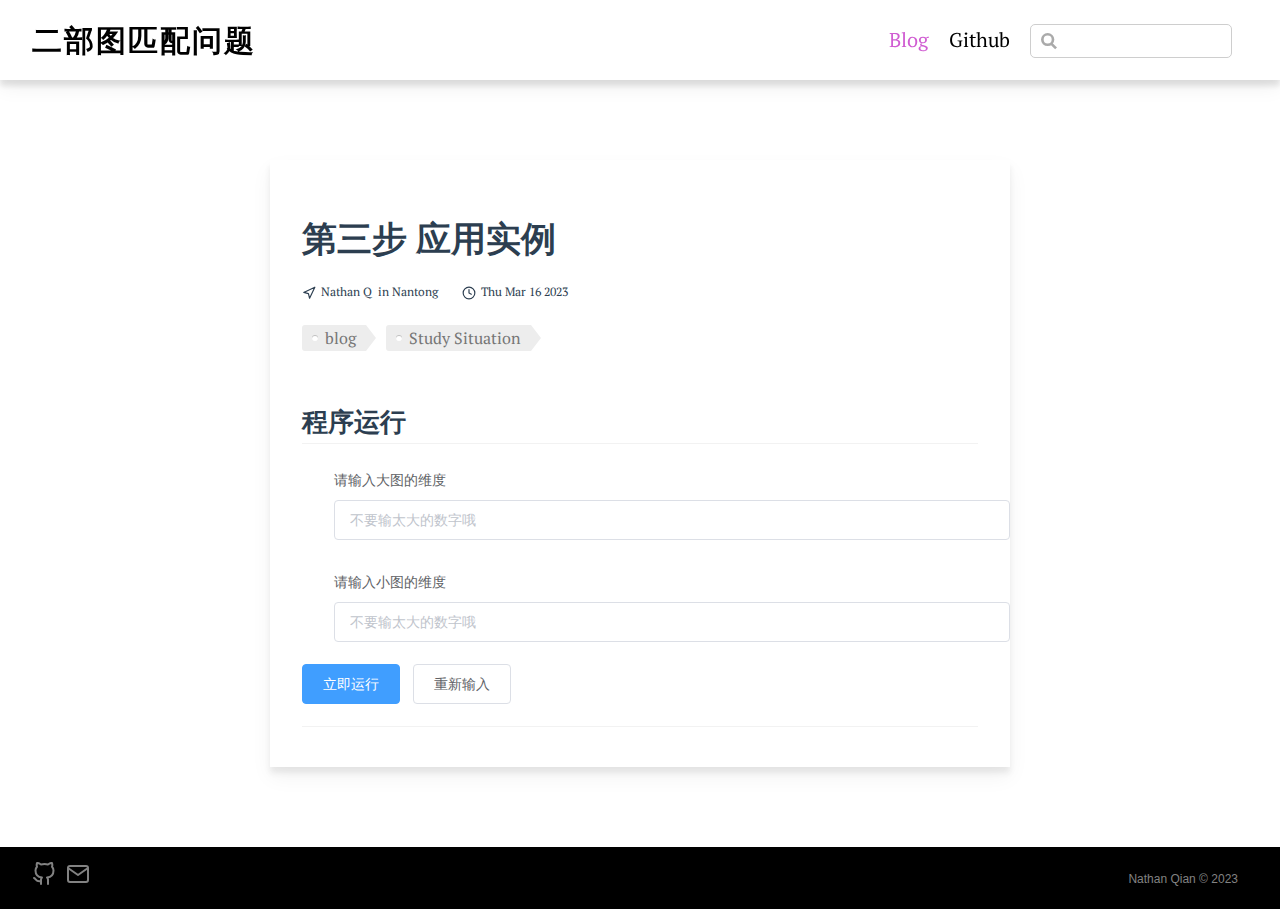
<file: en/2023/03/16/new3/index.html>
<!DOCTYPE html>
<html lang="en-US">
  <head>
    <meta charset="utf-8">
    <meta name="viewport" content="width=device-width,initial-scale=1">
    <title>第三步 应用实例 | 二部图匹配问题</title>
    <meta name="generator" content="VuePress 1.7.1">
    <link rel="icon" href="/icon.png">
    <meta name="description" content="
 ...">
    
    <link rel="preload" href="/assets/css/0.styles.89d4bfde.css" as="style"><link rel="preload" href="/assets/js/app.1f9378fb.js" as="script"><link rel="preload" href="/assets/js/8.9f52973d.js" as="script"><link rel="preload" href="/assets/js/1.18b62edd.js" as="script"><link rel="preload" href="/assets/js/18.e309baa8.js" as="script"><link rel="preload" href="/assets/js/13.c5677648.js" as="script"><link rel="prefetch" href="/assets/js/10.fd6e0161.js"><link rel="prefetch" href="/assets/js/11.898bad9c.js"><link rel="prefetch" href="/assets/js/12.9af03c2d.js"><link rel="prefetch" href="/assets/js/14.f80d73c6.js"><link rel="prefetch" href="/assets/js/15.f1149013.js"><link rel="prefetch" href="/assets/js/16.3dc4f347.js"><link rel="prefetch" href="/assets/js/17.dfe323db.js"><link rel="prefetch" href="/assets/js/4.b9d64d88.js"><link rel="prefetch" href="/assets/js/5.beda1d84.js"><link rel="prefetch" href="/assets/js/6.c1bc7eb1.js"><link rel="prefetch" href="/assets/js/7.80a886e6.js"><link rel="prefetch" href="/assets/js/9.3e899961.js"><link rel="prefetch" href="/assets/js/vuejs-paginate.456622f9.js">
    <link rel="stylesheet" href="/assets/css/0.styles.89d4bfde.css">
  </head>
  <body>
    <div id="app" data-server-rendered="true"><div id="vuepress-theme-blog__global-layout"><section id="header-wrapper"><header id="header"><div class="header-wrapper"><div class="title"><a href="/" class="nav-link home-link">二部图匹配问题 </a></div> <div class="header-right-wrap"><ul class="nav"><li class="nav-item"><a href="/en/" class="nav-link router-link-active">Blog</a></li><li class="nav-item"><a href="https://github.com/Nathanstefanqian" target="_blank" rel="noopener noreferrer" class="nav-link external">Github</a></li></ul> <div class="search-box"><input aria-label="Search" autocomplete="off" spellcheck="false" value=""> <!----></div> <!----></div></div></header></section> <div id="mobile-header"><div class="mobile-header-bar"><div class="mobile-header-title"><a href="/" class="nav-link mobile-home-link">二部图匹配问题 </a> <svg xmlns="http://www.w3.org/2000/svg" width="24" height="24" viewBox="0 0 24 24" fill="none" stroke="currentColor" stroke-width="2" stroke-linecap="round" stroke-linejoin="round" class="feather feather-menu"><line x1="3" y1="12" x2="21" y2="12"></line><line x1="3" y1="6" x2="21" y2="6"></line><line x1="3" y1="18" x2="21" y2="18"></line></svg></div> <div class="mobile-menu-wrapper"><hr class="menu-divider"> <ul class="mobile-nav"><li class="mobile-nav-item"><a href="/en/" class="nav-link router-link-active">Blog</a></li><li class="mobile-nav-item"><a href="https://github.com/Nathanstefanqian" target="_blank" rel="noopener noreferrer" class="nav-link external">Github</a></li> <li class="mobile-nav-item"><!----></li></ul></div></div></div> <div class="content-wrapper"><div id="vuepress-theme-blog__post-layout"><article itemscope="itemscope" itemtype="https://schema.org/BlogPosting" class="vuepress-blog-theme-content"><header><h1 itemprop="name headline" class="post-title">
        第三步 应用实例
      </h1> <div class="post-meta"><div itemprop="publisher author" itemtype="http://schema.org/Person" itemscope="itemscope" class="post-meta-author"><svg xmlns="http://www.w3.org/2000/svg" width="24" height="24" viewBox="0 0 24 24" fill="none" stroke="currentColor" stroke-width="2" stroke-linecap="round" stroke-linejoin="round" class="feather feather-navigation"><polygon points="3 11 22 2 13 21 11 13 3 11"></polygon></svg> <span itemprop="name">Nathan Q</span> <span itemprop="address">   in Nantong</span></div> <div class="post-meta-date"><svg xmlns="http://www.w3.org/2000/svg" width="24" height="24" viewBox="0 0 24 24" fill="none" stroke="currentColor" stroke-width="2" stroke-linecap="round" stroke-linejoin="round" class="feather feather-clock"><circle cx="12" cy="12" r="10"></circle><polyline points="12 6 12 12 16 14"></polyline></svg> <time pubdate itemprop="datePublished" datetime="2023-3-16">
      Thu Mar 16 2023
    </time></div> <ul itemprop="keywords" class="post-meta-tags"><li class="post-tag" data-v-42ccfcd5><a href="/tag/blog" data-v-42ccfcd5><span data-v-42ccfcd5>blog</span></a></li><li class="post-tag" data-v-42ccfcd5><a href="/tag/Study Situation" data-v-42ccfcd5><span data-v-42ccfcd5>Study Situation</span></a></li></ul></div></header> <div itemprop="articleBody" class="content__default"><h2 id="程序运行"><a href="#程序运行" class="header-anchor">#</a> 程序运行</h2> <p><div><form border="" class="el-form"><div class="el-form-item"><label class="el-form-item__label">请输入大图的维度</label><div class="el-form-item__content"><div class="el-input"><!----><input type="text" autocomplete="off" placeholder="不要输太大的数字哦" class="el-input__inner"><!----><!----><!----><!----></div><!----></div></div> <div class="el-form-item"><label class="el-form-item__label">请输入小图的维度</label><div class="el-form-item__content"><div class="el-input"><!----><input type="text" autocomplete="off" placeholder="不要输太大的数字哦" class="el-input__inner"><!----><!----><!----><!----></div><!----></div></div> <div class="el-form-item"><!----><div class="el-form-item__content"><button type="button" class="el-button el-button--primary"><!----><!----><span>立即运行</span></button> <button type="button" class="el-button el-button--default"><!----><!----><span>重新输入</span></button><!----></div></div></form> <div class="el-dialog__wrapper" style="display:none;"><div role="dialog" aria-modal="true" aria-label="运行结果" class="el-dialog" style="margin-top:15vh;width:70%;"><div class="el-dialog__header"><span class="el-dialog__title">运行结果</span><button type="button" aria-label="Close" class="el-dialog__headerbtn"><i class="el-dialog__close el-icon el-icon-close"></i></button></div><!----><!----></div></div></div></p></div> <footer><!----> <hr> <!----></footer></article> <div class="sticker vuepress-toc"><div class="vuepress-toc-item vuepress-toc-h2 active"><a href="#程序运行" title="程序运行">程序运行</a></div></div></div></div> <footer class="footer" data-v-fdbf4940><div class="footer-left-wrap" data-v-fdbf4940><ul class="contact" data-v-fdbf4940><li class="contact-item" data-v-fdbf4940><a href="https://github.com/Nathanstefanqian" target="_blank" rel="noopener noreferrer" class="nav-link external" data-v-fdbf4940><svg xmlns="http://www.w3.org/2000/svg" width="24" height="24" viewBox="0 0 24 24" fill="none" stroke="currentColor" stroke-width="2" stroke-linecap="round" stroke-linejoin="round" class="feather feather-github" data-v-fdbf4940><path d="M9 19c-5 1.5-5-2.5-7-3m14 6v-3.87a3.37 3.37 0 0 0-.94-2.61c3.14-.35 6.44-1.54 6.44-7A5.44 5.44 0 0 0 20 4.77 5.07 5.07 0 0 0 19.91 1S18.73.65 16 2.48a13.38 13.38 0 0 0-7 0C6.27.65 5.09 1 5.09 1A5.07 5.07 0 0 0 5 4.77a5.44 5.44 0 0 0-1.5 3.78c0 5.42 3.3 6.61 6.44 7A3.37 3.37 0 0 0 9 18.13V22" data-v-fdbf4940></path></svg>
          
        </a></li><li class="contact-item" data-v-fdbf4940><a href="mailto: 1532722889@qq.com" class="nav-link external" data-v-fdbf4940><svg xmlns="http://www.w3.org/2000/svg" width="24" height="24" viewBox="0 0 24 24" fill="none" stroke="currentColor" stroke-width="2" stroke-linecap="round" stroke-linejoin="round" class="feather feather-mail" data-v-fdbf4940><path d="M4 4h16c1.1 0 2 .9 2 2v12c0 1.1-.9 2-2 2H4c-1.1 0-2-.9-2-2V6c0-1.1.9-2 2-2z" data-v-fdbf4940></path><polyline points="22,6 12,13 2,6" data-v-fdbf4940></polyline></svg>
          
        </a></li></ul></div> <div class="footer-right-wrap" data-v-fdbf4940><ul class="copyright" data-v-fdbf4940><li class="copyright-item" data-v-fdbf4940><a href="/en/2023/03/16/new3/.html" class="nav-link" data-v-fdbf4940>Nathan Qian © 2023</a></li></ul></div></footer></div><div class="global-ui"><canvas id="vuepress-canvas-cursor"></canvas></div></div>
    <script src="/assets/js/app.1f9378fb.js" defer></script><script src="/assets/js/8.9f52973d.js" defer></script><script src="/assets/js/1.18b62edd.js" defer></script><script src="/assets/js/18.e309baa8.js" defer></script><script src="/assets/js/13.c5677648.js" defer></script>
  </body>
</html>
</file>
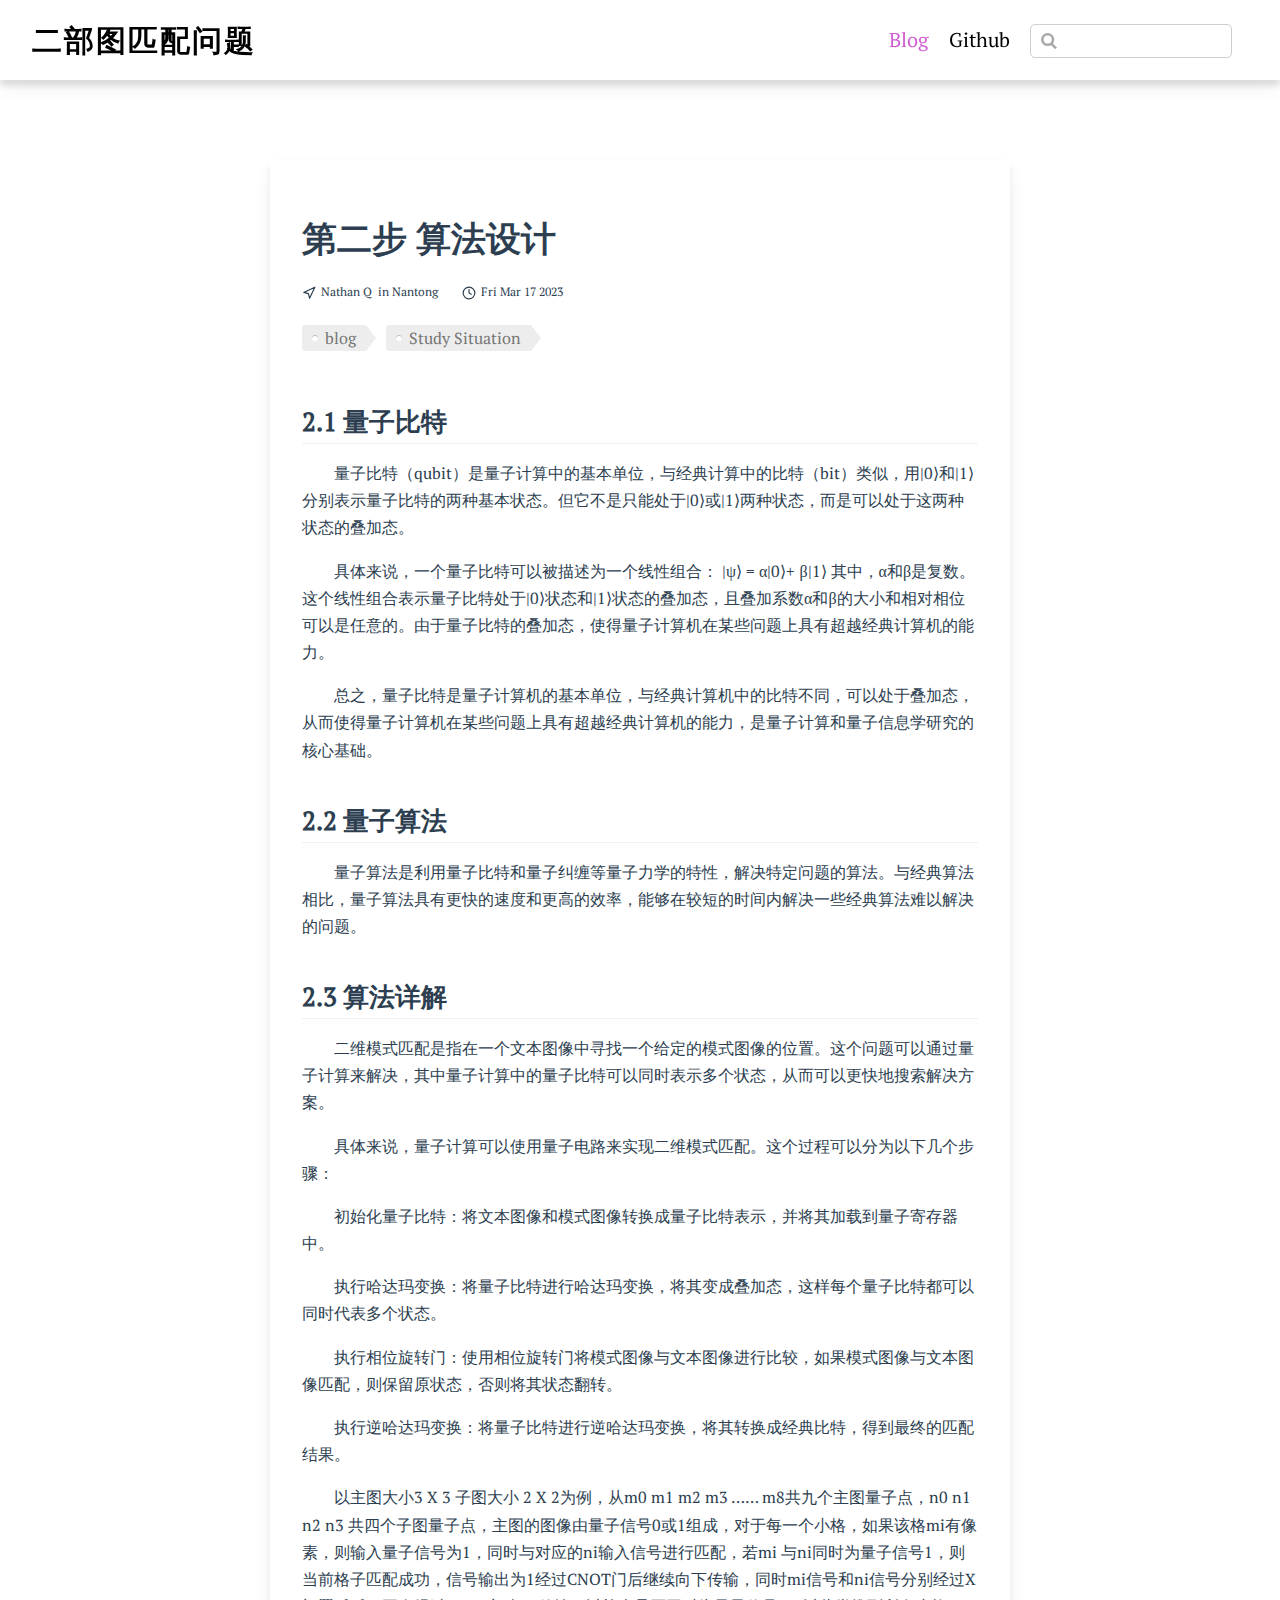
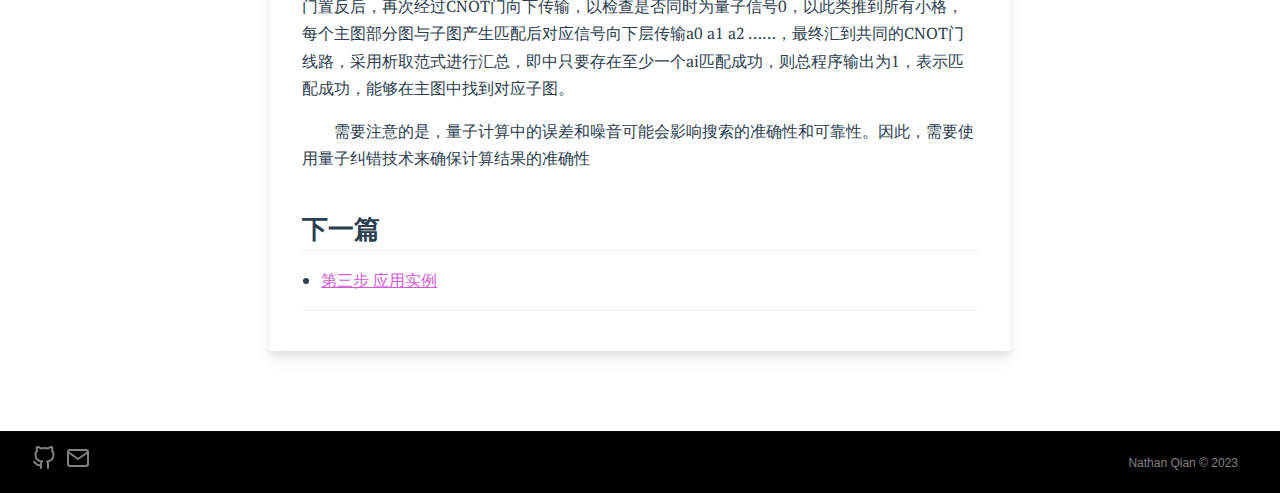
<file: en/2023/03/17/new2/index.html>
<!DOCTYPE html>
<html lang="en-US">
  <head>
    <meta charset="utf-8">
    <meta name="viewport" content="width=device-width,initial-scale=1">
    <title>第二步 算法设计 | 二部图匹配问题</title>
    <meta name="generator" content="VuePress 1.7.1">
    <link rel="icon" href="/icon.png">
    <meta name="description" content="
2.1 量子比特
量子比特（qubit）是量子计算中的基本单位，与经典计算中的比特（bit）类似，用|0⟩和|1⟩分别表示量子比特的两种基本状态。但它不是只能处于|0⟩或|1⟩两种状态，而是可以处于这两种状态的叠加态。
具体来说，一个量子比特可以被描述为一个线性组合： |ψ⟩ = α|0⟩+ β|1⟩ 其中，α和β是复数。这个线性组合表示量子 ...">
    
    <link rel="preload" href="/assets/css/0.styles.89d4bfde.css" as="style"><link rel="preload" href="/assets/js/app.1f9378fb.js" as="script"><link rel="preload" href="/assets/js/8.9f52973d.js" as="script"><link rel="preload" href="/assets/js/1.18b62edd.js" as="script"><link rel="preload" href="/assets/js/12.9af03c2d.js" as="script"><link rel="prefetch" href="/assets/js/10.fd6e0161.js"><link rel="prefetch" href="/assets/js/11.898bad9c.js"><link rel="prefetch" href="/assets/js/13.c5677648.js"><link rel="prefetch" href="/assets/js/14.f80d73c6.js"><link rel="prefetch" href="/assets/js/15.f1149013.js"><link rel="prefetch" href="/assets/js/16.3dc4f347.js"><link rel="prefetch" href="/assets/js/17.dfe323db.js"><link rel="prefetch" href="/assets/js/18.e309baa8.js"><link rel="prefetch" href="/assets/js/4.b9d64d88.js"><link rel="prefetch" href="/assets/js/5.beda1d84.js"><link rel="prefetch" href="/assets/js/6.c1bc7eb1.js"><link rel="prefetch" href="/assets/js/7.80a886e6.js"><link rel="prefetch" href="/assets/js/9.3e899961.js"><link rel="prefetch" href="/assets/js/vuejs-paginate.456622f9.js">
    <link rel="stylesheet" href="/assets/css/0.styles.89d4bfde.css">
  </head>
  <body>
    <div id="app" data-server-rendered="true"><div id="vuepress-theme-blog__global-layout"><section id="header-wrapper"><header id="header"><div class="header-wrapper"><div class="title"><a href="/" class="nav-link home-link">二部图匹配问题 </a></div> <div class="header-right-wrap"><ul class="nav"><li class="nav-item"><a href="/en/" class="nav-link router-link-active">Blog</a></li><li class="nav-item"><a href="https://github.com/Nathanstefanqian" target="_blank" rel="noopener noreferrer" class="nav-link external">Github</a></li></ul> <div class="search-box"><input aria-label="Search" autocomplete="off" spellcheck="false" value=""> <!----></div> <!----></div></div></header></section> <div id="mobile-header"><div class="mobile-header-bar"><div class="mobile-header-title"><a href="/" class="nav-link mobile-home-link">二部图匹配问题 </a> <svg xmlns="http://www.w3.org/2000/svg" width="24" height="24" viewBox="0 0 24 24" fill="none" stroke="currentColor" stroke-width="2" stroke-linecap="round" stroke-linejoin="round" class="feather feather-menu"><line x1="3" y1="12" x2="21" y2="12"></line><line x1="3" y1="6" x2="21" y2="6"></line><line x1="3" y1="18" x2="21" y2="18"></line></svg></div> <div class="mobile-menu-wrapper"><hr class="menu-divider"> <ul class="mobile-nav"><li class="mobile-nav-item"><a href="/en/" class="nav-link router-link-active">Blog</a></li><li class="mobile-nav-item"><a href="https://github.com/Nathanstefanqian" target="_blank" rel="noopener noreferrer" class="nav-link external">Github</a></li> <li class="mobile-nav-item"><!----></li></ul></div></div></div> <div class="content-wrapper"><div id="vuepress-theme-blog__post-layout"><article itemscope="itemscope" itemtype="https://schema.org/BlogPosting" class="vuepress-blog-theme-content"><header><h1 itemprop="name headline" class="post-title">
        第二步 算法设计
      </h1> <div class="post-meta"><div itemprop="publisher author" itemtype="http://schema.org/Person" itemscope="itemscope" class="post-meta-author"><svg xmlns="http://www.w3.org/2000/svg" width="24" height="24" viewBox="0 0 24 24" fill="none" stroke="currentColor" stroke-width="2" stroke-linecap="round" stroke-linejoin="round" class="feather feather-navigation"><polygon points="3 11 22 2 13 21 11 13 3 11"></polygon></svg> <span itemprop="name">Nathan Q</span> <span itemprop="address">   in Nantong</span></div> <div class="post-meta-date"><svg xmlns="http://www.w3.org/2000/svg" width="24" height="24" viewBox="0 0 24 24" fill="none" stroke="currentColor" stroke-width="2" stroke-linecap="round" stroke-linejoin="round" class="feather feather-clock"><circle cx="12" cy="12" r="10"></circle><polyline points="12 6 12 12 16 14"></polyline></svg> <time pubdate itemprop="datePublished" datetime="2023-3-17">
      Fri Mar 17 2023
    </time></div> <ul itemprop="keywords" class="post-meta-tags"><li class="post-tag" data-v-42ccfcd5><a href="/tag/blog" data-v-42ccfcd5><span data-v-42ccfcd5>blog</span></a></li><li class="post-tag" data-v-42ccfcd5><a href="/tag/Study Situation" data-v-42ccfcd5><span data-v-42ccfcd5>Study Situation</span></a></li></ul></div></header> <div itemprop="articleBody" class="content__default"><h2 id="_2-1-量子比特"><a href="#_2-1-量子比特" class="header-anchor">#</a> 2.1 量子比特</h2> <p>量子比特（qubit）是量子计算中的基本单位，与经典计算中的比特（bit）类似，用|0⟩和|1⟩分别表示量子比特的两种基本状态。但它不是只能处于|0⟩或|1⟩两种状态，而是可以处于这两种状态的叠加态。</p> <p>具体来说，一个量子比特可以被描述为一个线性组合： |ψ⟩ = α|0⟩+ β|1⟩ 其中，α和β是复数。这个线性组合表示量子比特处于|0⟩状态和|1⟩状态的叠加态，且叠加系数α和β的大小和相对相位可以是任意的。由于量子比特的叠加态，使得量子计算机在某些问题上具有超越经典计算机的能力。</p> <p>总之，量子比特是量子计算机的基本单位，与经典计算机中的比特不同，可以处于叠加态，从而使得量子计算机在某些问题上具有超越经典计算机的能力，是量子计算和量子信息学研究的核心基础。</p> <h2 id="_2-2-量子算法"><a href="#_2-2-量子算法" class="header-anchor">#</a> 2.2 量子算法</h2> <p>量子算法是利用量子比特和量子纠缠等量子力学的特性，解决特定问题的算法。与经典算法相比，量子算法具有更快的速度和更高的效率，能够在较短的时间内解决一些经典算法难以解决的问题。</p> <h2 id="_2-3-算法详解"><a href="#_2-3-算法详解" class="header-anchor">#</a> 2.3 算法详解</h2> <p>二维模式匹配是指在一个文本图像中寻找一个给定的模式图像的位置。这个问题可以通过量子计算来解决，其中量子计算中的量子比特可以同时表示多个状态，从而可以更快地搜索解决方案。</p> <p>具体来说，量子计算可以使用量子电路来实现二维模式匹配。这个过程可以分为以下几个步骤：</p> <p>初始化量子比特：将文本图像和模式图像转换成量子比特表示，并将其加载到量子寄存器中。</p> <p>执行哈达玛变换：将量子比特进行哈达玛变换，将其变成叠加态，这样每个量子比特都可以同时代表多个状态。</p> <p>执行相位旋转门：使用相位旋转门将模式图像与文本图像进行比较，如果模式图像与文本图像匹配，则保留原状态，否则将其状态翻转。</p> <p>执行逆哈达玛变换：将量子比特进行逆哈达玛变换，将其转换成经典比特，得到最终的匹配结果。</p> <p>以主图大小3 X 3 子图大小 2 X 2为例，从m0 m1 m2 m3 …… m8共九个主图量子点，n0 n1 n2 n3 共四个子图量子点，主图的图像由量子信号0或1组成，对于每一个小格，如果该格mi有像素，则输入量子信号为1，同时与对应的ni输入信号进行匹配，若mi 与ni同时为量子信号1，则当前格子匹配成功，信号输出为1经过CNOT门后继续向下传输，同时mi信号和ni信号分别经过X门置反后，再次经过CNOT门向下传输，以检查是否同时为量子信号0，以此类推到所有小格，每个主图部分图与子图产生匹配后对应信号向下层传输a0 a1 a2 ……，最终汇到共同的CNOT门线路，采用析取范式进行汇总，即中只要存在至少一个ai匹配成功，则总程序输出为1，表示匹配成功，能够在主图中找到对应子图。</p> <p>需要注意的是，量子计算中的误差和噪音可能会影响搜索的准确性和可靠性。因此，需要使用量子纠错技术来确保计算结果的准确性</p> <h2 id="下一篇"><a href="#下一篇" class="header-anchor">#</a> 下一篇</h2> <ul><li><a href="/_en/new3.html">第三步 应用实例</a></li></ul></div> <footer><!----> <hr> <!----></footer></article> <div class="sticker vuepress-toc"><div class="vuepress-toc-item vuepress-toc-h2 active"><a href="#_2-1-量子比特" title="2.1 量子比特">2.1 量子比特</a></div><div class="vuepress-toc-item vuepress-toc-h2"><a href="#_2-2-量子算法" title="2.2 量子算法">2.2 量子算法</a></div><div class="vuepress-toc-item vuepress-toc-h2"><a href="#_2-3-算法详解" title="2.3 算法详解">2.3 算法详解</a></div><div class="vuepress-toc-item vuepress-toc-h2"><a href="#下一篇" title="下一篇">下一篇</a></div></div></div></div> <footer class="footer" data-v-fdbf4940><div class="footer-left-wrap" data-v-fdbf4940><ul class="contact" data-v-fdbf4940><li class="contact-item" data-v-fdbf4940><a href="https://github.com/Nathanstefanqian" target="_blank" rel="noopener noreferrer" class="nav-link external" data-v-fdbf4940><svg xmlns="http://www.w3.org/2000/svg" width="24" height="24" viewBox="0 0 24 24" fill="none" stroke="currentColor" stroke-width="2" stroke-linecap="round" stroke-linejoin="round" class="feather feather-github" data-v-fdbf4940><path d="M9 19c-5 1.5-5-2.5-7-3m14 6v-3.87a3.37 3.37 0 0 0-.94-2.61c3.14-.35 6.44-1.54 6.44-7A5.44 5.44 0 0 0 20 4.77 5.07 5.07 0 0 0 19.91 1S18.73.65 16 2.48a13.38 13.38 0 0 0-7 0C6.27.65 5.09 1 5.09 1A5.07 5.07 0 0 0 5 4.77a5.44 5.44 0 0 0-1.5 3.78c0 5.42 3.3 6.61 6.44 7A3.37 3.37 0 0 0 9 18.13V22" data-v-fdbf4940></path></svg>
          
        </a></li><li class="contact-item" data-v-fdbf4940><a href="mailto: 1532722889@qq.com" class="nav-link external" data-v-fdbf4940><svg xmlns="http://www.w3.org/2000/svg" width="24" height="24" viewBox="0 0 24 24" fill="none" stroke="currentColor" stroke-width="2" stroke-linecap="round" stroke-linejoin="round" class="feather feather-mail" data-v-fdbf4940><path d="M4 4h16c1.1 0 2 .9 2 2v12c0 1.1-.9 2-2 2H4c-1.1 0-2-.9-2-2V6c0-1.1.9-2 2-2z" data-v-fdbf4940></path><polyline points="22,6 12,13 2,6" data-v-fdbf4940></polyline></svg>
          
        </a></li></ul></div> <div class="footer-right-wrap" data-v-fdbf4940><ul class="copyright" data-v-fdbf4940><li class="copyright-item" data-v-fdbf4940><a href="/en/2023/03/17/new2/.html" class="nav-link" data-v-fdbf4940>Nathan Qian © 2023</a></li></ul></div></footer></div><div class="global-ui"><canvas id="vuepress-canvas-cursor"></canvas></div></div>
    <script src="/assets/js/app.1f9378fb.js" defer></script><script src="/assets/js/8.9f52973d.js" defer></script><script src="/assets/js/1.18b62edd.js" defer></script><script src="/assets/js/12.9af03c2d.js" defer></script>
  </body>
</html>
</file>
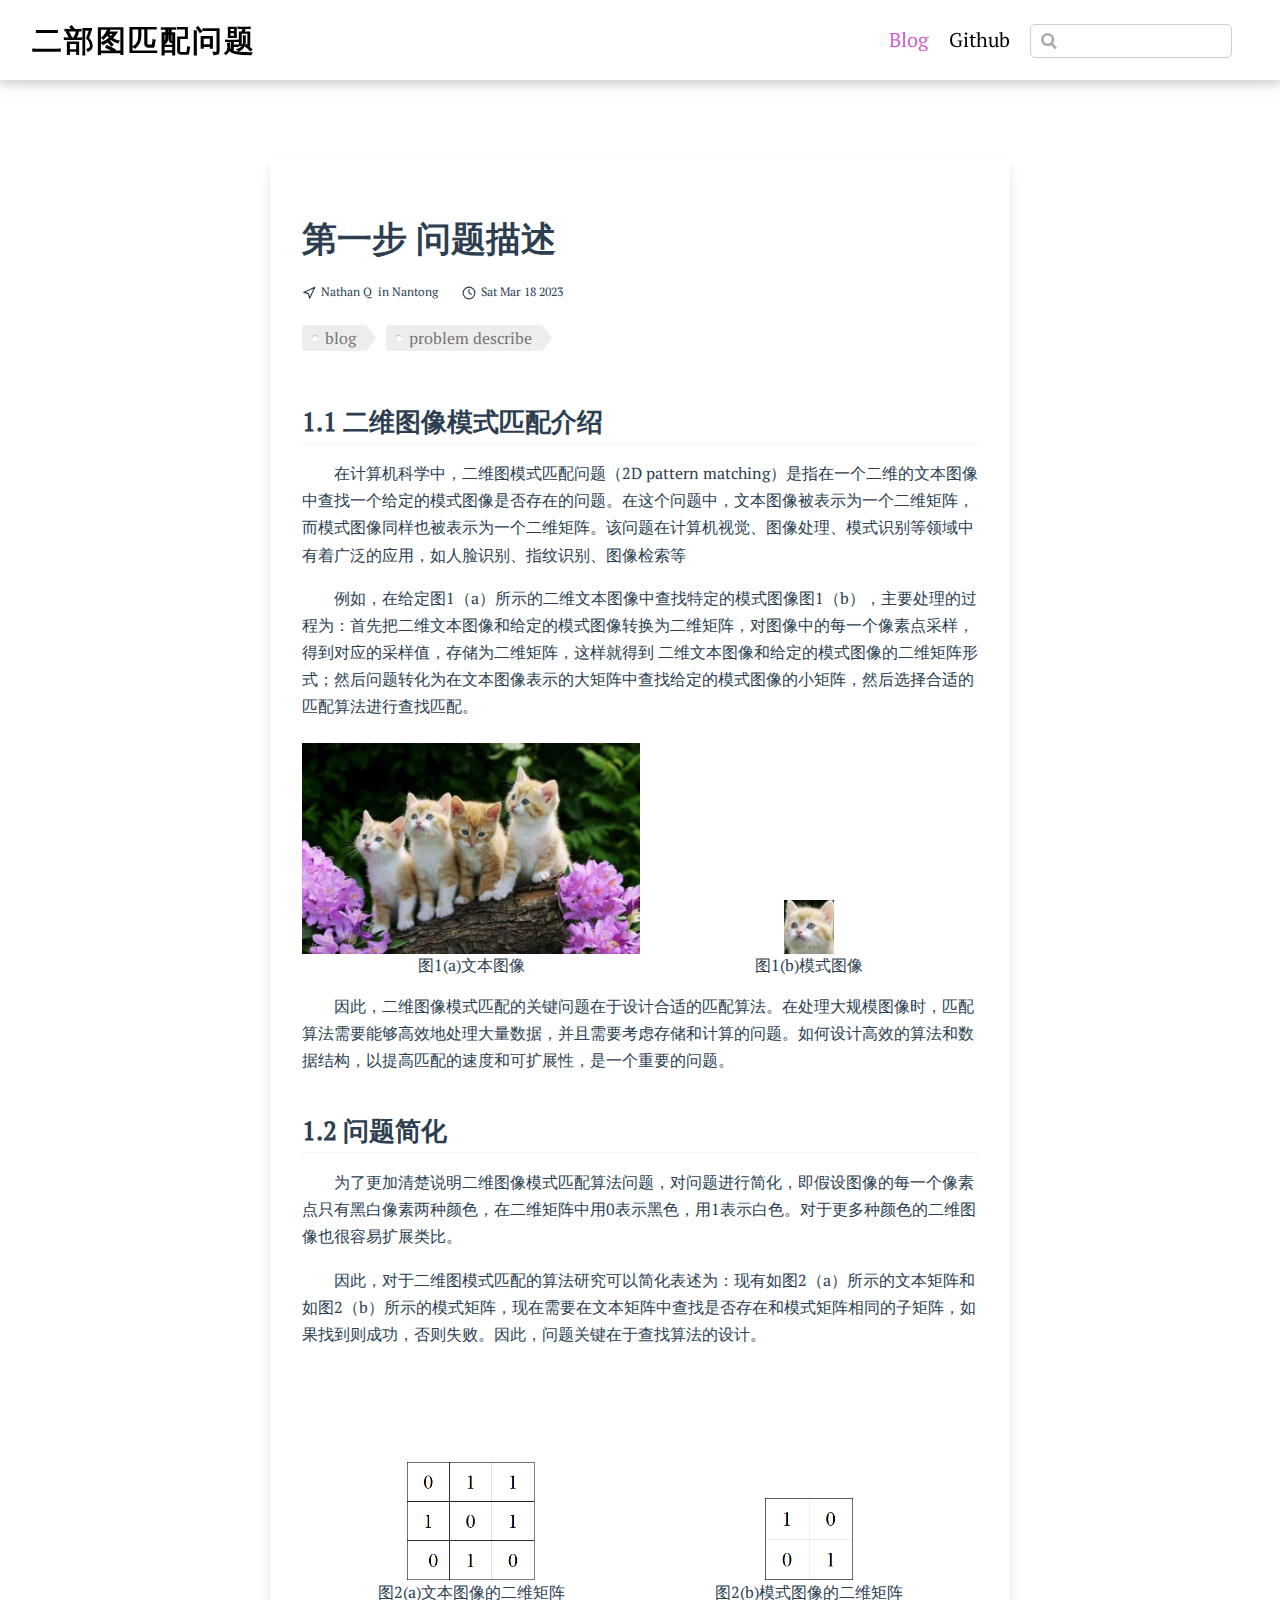
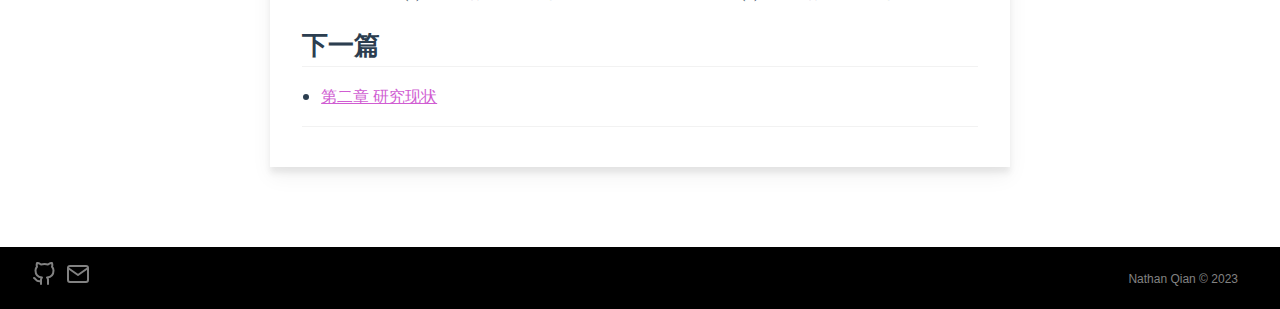
<file: en/2023/03/18/new/index.html>
<!DOCTYPE html>
<html lang="en-US">
  <head>
    <meta charset="utf-8">
    <meta name="viewport" content="width=device-width,initial-scale=1">
    <title>第一步 问题描述 | 二部图匹配问题</title>
    <meta name="generator" content="VuePress 1.7.1">
    <link rel="icon" href="/icon.png">
    <meta name="description" content="
1.1 二维图像模式匹配介绍
在计算机科学中，二维图模式匹配问题（2D pattern matching）是指在一个二维的文本图像中查找一个给定的模式图像是否存在的问题。在这个问题中，文本图像被表示为一个二维矩阵，而模式图像同样也被表示为一个二维矩阵。该问题在计算机视觉、图像处理、模式识别等领域中有着广泛的应用，如人脸识别、指纹识别、图像检索等

<p ...">
    
    <link rel="preload" href="/assets/css/0.styles.89d4bfde.css" as="style"><link rel="preload" href="/assets/js/app.1f9378fb.js" as="script"><link rel="preload" href="/assets/js/8.9f52973d.js" as="script"><link rel="preload" href="/assets/js/1.18b62edd.js" as="script"><link rel="preload" href="/assets/js/17.dfe323db.js" as="script"><link rel="prefetch" href="/assets/js/10.fd6e0161.js"><link rel="prefetch" href="/assets/js/11.898bad9c.js"><link rel="prefetch" href="/assets/js/12.9af03c2d.js"><link rel="prefetch" href="/assets/js/13.c5677648.js"><link rel="prefetch" href="/assets/js/14.f80d73c6.js"><link rel="prefetch" href="/assets/js/15.f1149013.js"><link rel="prefetch" href="/assets/js/16.3dc4f347.js"><link rel="prefetch" href="/assets/js/18.e309baa8.js"><link rel="prefetch" href="/assets/js/4.b9d64d88.js"><link rel="prefetch" href="/assets/js/5.beda1d84.js"><link rel="prefetch" href="/assets/js/6.c1bc7eb1.js"><link rel="prefetch" href="/assets/js/7.80a886e6.js"><link rel="prefetch" href="/assets/js/9.3e899961.js"><link rel="prefetch" href="/assets/js/vuejs-paginate.456622f9.js">
    <link rel="stylesheet" href="/assets/css/0.styles.89d4bfde.css">
  </head>
  <body>
    <div id="app" data-server-rendered="true"><div id="vuepress-theme-blog__global-layout"><section id="header-wrapper"><header id="header"><div class="header-wrapper"><div class="title"><a href="/" class="nav-link home-link">二部图匹配问题 </a></div> <div class="header-right-wrap"><ul class="nav"><li class="nav-item"><a href="/en/" class="nav-link router-link-active">Blog</a></li><li class="nav-item"><a href="https://github.com/Nathanstefanqian" target="_blank" rel="noopener noreferrer" class="nav-link external">Github</a></li></ul> <div class="search-box"><input aria-label="Search" autocomplete="off" spellcheck="false" value=""> <!----></div> <!----></div></div></header></section> <div id="mobile-header"><div class="mobile-header-bar"><div class="mobile-header-title"><a href="/" class="nav-link mobile-home-link">二部图匹配问题 </a> <svg xmlns="http://www.w3.org/2000/svg" width="24" height="24" viewBox="0 0 24 24" fill="none" stroke="currentColor" stroke-width="2" stroke-linecap="round" stroke-linejoin="round" class="feather feather-menu"><line x1="3" y1="12" x2="21" y2="12"></line><line x1="3" y1="6" x2="21" y2="6"></line><line x1="3" y1="18" x2="21" y2="18"></line></svg></div> <div class="mobile-menu-wrapper"><hr class="menu-divider"> <ul class="mobile-nav"><li class="mobile-nav-item"><a href="/en/" class="nav-link router-link-active">Blog</a></li><li class="mobile-nav-item"><a href="https://github.com/Nathanstefanqian" target="_blank" rel="noopener noreferrer" class="nav-link external">Github</a></li> <li class="mobile-nav-item"><!----></li></ul></div></div></div> <div class="content-wrapper"><div id="vuepress-theme-blog__post-layout"><article itemscope="itemscope" itemtype="https://schema.org/BlogPosting" class="vuepress-blog-theme-content"><header><h1 itemprop="name headline" class="post-title">
        第一步 问题描述
      </h1> <div class="post-meta"><div itemprop="publisher author" itemtype="http://schema.org/Person" itemscope="itemscope" class="post-meta-author"><svg xmlns="http://www.w3.org/2000/svg" width="24" height="24" viewBox="0 0 24 24" fill="none" stroke="currentColor" stroke-width="2" stroke-linecap="round" stroke-linejoin="round" class="feather feather-navigation"><polygon points="3 11 22 2 13 21 11 13 3 11"></polygon></svg> <span itemprop="name">Nathan Q</span> <span itemprop="address">   in Nantong</span></div> <div class="post-meta-date"><svg xmlns="http://www.w3.org/2000/svg" width="24" height="24" viewBox="0 0 24 24" fill="none" stroke="currentColor" stroke-width="2" stroke-linecap="round" stroke-linejoin="round" class="feather feather-clock"><circle cx="12" cy="12" r="10"></circle><polyline points="12 6 12 12 16 14"></polyline></svg> <time pubdate itemprop="datePublished" datetime="2023-3-18">
      Sat Mar 18 2023
    </time></div> <ul itemprop="keywords" class="post-meta-tags"><li class="post-tag" data-v-42ccfcd5><a href="/tag/blog" data-v-42ccfcd5><span data-v-42ccfcd5>blog</span></a></li><li class="post-tag" data-v-42ccfcd5><a href="/tag/problem describe" data-v-42ccfcd5><span data-v-42ccfcd5>problem describe</span></a></li></ul></div></header> <div itemprop="articleBody" class="content__default"><h2 id="_1-1-二维图像模式匹配介绍"><a href="#_1-1-二维图像模式匹配介绍" class="header-anchor">#</a> 1.1 二维图像模式匹配介绍</h2> <p>在计算机科学中，二维图模式匹配问题（2D pattern matching）是指在一个二维的文本图像中查找一个给定的模式图像是否存在的问题。在这个问题中，文本图像被表示为一个二维矩阵，而模式图像同样也被表示为一个二维矩阵。该问题在计算机视觉、图像处理、模式识别等领域中有着广泛的应用，如人脸识别、指纹识别、图像检索等</p><p></p><p>例如，在给定图1（a）所示的二维文本图像中查找特定的模式图像图1（b），主要处理的过程为：首先把二维文本图像和给定的模式图像转换为二维矩阵，对图像中的每一个像素点采样，得到对应的采样值，存储为二维矩阵，这样就得到
二维文本图像和给定的模式图像的二维矩阵形式；然后问题转化为在文本图像表示的大矩阵中查找给定的模式图像的小矩阵，然后选择合适的匹配算法进行查找匹配。</p><p></p><div class="my-pic"><div class="my-pic-box"><img src="/pic1.png" style="width:370px;"> <span>图1(a)文本图像</span></div> <div class="my-pic-box"><img src="/pic2.png" style="width:50px;"> <span>图1(b)模式图像</span></div></div> <p>因此，二维图像模式匹配的关键问题在于设计合适的匹配算法。在处理大规模图像时，匹配算法需要能够高效地处理大量数据，并且需要考虑存储和计算的问题。如何设计高效的算法和数据结构，以提高匹配的速度和可扩展性，是一个重要的问题。</p> <h2 id="_1-2-问题简化"><a href="#_1-2-问题简化" class="header-anchor">#</a> 1.2 问题简化</h2> <p>为了更加清楚说明二维图像模式匹配算法问题，对问题进行简化，即假设图像的每一个像素点只有黑白像素两种颜色，在二维矩阵中用0表示黑色，用1表示白色。对于更多种颜色的二维图像也很容易扩展类比。</p> <p>因此，对于二维图模式匹配的算法研究可以简化表述为：现有如图2（a）所示的文本矩阵和如图2（b）所示的模式矩阵，现在需要在文本矩阵中查找是否存在和模式矩阵相同的子矩阵，如果找到则成功，否则失败。因此，问题关键在于查找算法的设计。</p> <div class="my-pic"><div class="my-pic-box"><img src="/pic3.png" style="width:130px;"> <span>图2(a)文本图像的二维矩阵</span></div> <div class="my-pic-box"><img src="/pic4.png" style="width:90px;"> <span>图2(b)模式图像的二维矩阵</span></div></div> <h2 id="下一篇"><a href="#下一篇" class="header-anchor">#</a> 下一篇</h2> <ul><li><a href="/_en/new2.html">第二章 研究现状</a> <style>
p{
text-indent: 2em;
}
.my-pic{
display:flex;
width:100%;
height: 240px;
}
.my-pic-box{
width:50%;
display:flex;
flex-direction: column;
align-items: center;
align-self: flex-end;
}
</style></li></ul></div> <footer><!----> <hr> <!----></footer></article> <div class="sticker vuepress-toc"><div class="vuepress-toc-item vuepress-toc-h2 active"><a href="#_1-1-二维图像模式匹配介绍" title="1.1 二维图像模式匹配介绍">1.1 二维图像模式匹配介绍</a></div><div class="vuepress-toc-item vuepress-toc-h2"><a href="#_1-2-问题简化" title="1.2 问题简化">1.2 问题简化</a></div><div class="vuepress-toc-item vuepress-toc-h2"><a href="#下一篇" title="下一篇">下一篇</a></div></div></div></div> <footer class="footer" data-v-fdbf4940><div class="footer-left-wrap" data-v-fdbf4940><ul class="contact" data-v-fdbf4940><li class="contact-item" data-v-fdbf4940><a href="https://github.com/Nathanstefanqian" target="_blank" rel="noopener noreferrer" class="nav-link external" data-v-fdbf4940><svg xmlns="http://www.w3.org/2000/svg" width="24" height="24" viewBox="0 0 24 24" fill="none" stroke="currentColor" stroke-width="2" stroke-linecap="round" stroke-linejoin="round" class="feather feather-github" data-v-fdbf4940><path d="M9 19c-5 1.5-5-2.5-7-3m14 6v-3.87a3.37 3.37 0 0 0-.94-2.61c3.14-.35 6.44-1.54 6.44-7A5.44 5.44 0 0 0 20 4.77 5.07 5.07 0 0 0 19.91 1S18.73.65 16 2.48a13.38 13.38 0 0 0-7 0C6.27.65 5.09 1 5.09 1A5.07 5.07 0 0 0 5 4.77a5.44 5.44 0 0 0-1.5 3.78c0 5.42 3.3 6.61 6.44 7A3.37 3.37 0 0 0 9 18.13V22" data-v-fdbf4940></path></svg>
          
        </a></li><li class="contact-item" data-v-fdbf4940><a href="mailto: 1532722889@qq.com" class="nav-link external" data-v-fdbf4940><svg xmlns="http://www.w3.org/2000/svg" width="24" height="24" viewBox="0 0 24 24" fill="none" stroke="currentColor" stroke-width="2" stroke-linecap="round" stroke-linejoin="round" class="feather feather-mail" data-v-fdbf4940><path d="M4 4h16c1.1 0 2 .9 2 2v12c0 1.1-.9 2-2 2H4c-1.1 0-2-.9-2-2V6c0-1.1.9-2 2-2z" data-v-fdbf4940></path><polyline points="22,6 12,13 2,6" data-v-fdbf4940></polyline></svg>
          
        </a></li></ul></div> <div class="footer-right-wrap" data-v-fdbf4940><ul class="copyright" data-v-fdbf4940><li class="copyright-item" data-v-fdbf4940><a href="/en/2023/03/18/new/.html" class="nav-link" data-v-fdbf4940>Nathan Qian © 2023</a></li></ul></div></footer></div><div class="global-ui"><canvas id="vuepress-canvas-cursor"></canvas></div></div>
    <script src="/assets/js/app.1f9378fb.js" defer></script><script src="/assets/js/8.9f52973d.js" defer></script><script src="/assets/js/1.18b62edd.js" defer></script><script src="/assets/js/17.dfe323db.js" defer></script>
  </body>
</html>
</file>
<file: assets/css/0.styles.89d4bfde.css>
.medium-zoom-overlay{z-index:100}.medium-zoom-overlay~img{z-index:101}html{scroll-behavior:smooth}.search-box{display:inline-block;position:relative;margin-right:1rem}.search-box input{cursor:text;width:10rem;height:2rem;color:#4e6e8e;display:inline-block;border:1px solid rgba(0,0,0,.05);border-radius:2rem;font-size:.9rem;line-height:2rem;padding:0 .5rem 0 2rem;outline:none;transition:all .2s ease;background:#fff url(/assets/img/search.83621669.svg) .6rem .5rem no-repeat;background-size:1rem}.search-box input:focus{cursor:auto;border-color:#d05dd2}.search-box .suggestions{background:#fff;width:20rem;position:absolute;top:2rem;border:1px solid rgba(0,0,0,.05);border-radius:6px;padding:.4rem;list-style-type:none}.search-box .suggestions.align-right{right:0}.search-box .suggestion{line-height:1.4;padding:.4rem .6rem;border-radius:4px;cursor:pointer}.search-box .suggestion a{white-space:normal;color:#5d82a6}.search-box .suggestion a .page-title{font-weight:600}.search-box .suggestion a .header{font-size:.9em;margin-left:.25em}.search-box .suggestion.focused{background-color:#f3f4f5}.search-box .suggestion.focused a{color:#d05dd2}@media (max-width:959px){.search-box input{cursor:pointer;width:0;border-color:transparent;position:relative}.search-box input:focus{cursor:text;left:0;width:10rem}}@media (-ms-high-contrast:none){.search-box input{height:2rem}}@media (max-width:959px) and (min-width:719px){.search-box .suggestions{left:0}}@media (max-width:719px){.search-box{margin-right:0}.search-box input{left:1rem}.search-box .suggestions{right:0}}@media (max-width:419px){.search-box .suggestions{width:calc(100vw - 4rem)}.search-box input:focus{width:8rem}}.feed{display:flex;align-items:center;color:inherit}.feed:hover{color:#d05dd2}#header{z-index:12;position:fixed;top:0;width:100vw;height:80px;box-sizing:border-box;background-color:#fff;padding:20px 32px;margin:auto;box-shadow:0 5px 20px rgba(0,0,0,.03),0 6px 6px rgba(0,0,0,.05);transition:all 1s cubic-bezier(.25,.8,.25,1)}#header ol,#header ul{list-style:none;margin:0;padding:0}#header:hover{box-shadow:0 5px 20px rgba(0,0,0,.08),0 6px 6px rgba(0,0,0,.1)}.header-wrapper{display:flex;line-height:40px;height:40px}.header-wrapper .title{font-size:30px;margin:0;letter-spacing:2px;display:block;text-transform:uppercase}.header-wrapper .title a{color:#000;font-weight:700;font-family:PT Serif,Serif;text-decoration:none}.header-wrapper .header-right-wrap{flex:1;display:flex;justify-content:flex-end;align-items:center}.header-wrapper .header-right-wrap .nav{flex:0 0 auto;display:flex;margin:0}.header-wrapper .header-right-wrap .nav .nav-item{margin-left:20px}.header-wrapper .header-right-wrap .nav .nav-item a{font-family:PT Serif,Serif;font-size:20px;text-decoration:none;transition:color .3s}.header-wrapper .header-right-wrap .search-box{font-family:PT Serif,Serif;margin-left:20px}.header-wrapper .header-right-wrap .search-box input{border-radius:5px;transition:all .5s;border:1px solid #cecece}.header-wrapper .header-right-wrap .search-box input:hover{border:1px solid #d05dd2;box-shadow:0 0 5px #d05dd2}.header-wrapper .header-right-wrap .search-box .suggestions{border:1px solid #000;top:40px;right:0}.header-wrapper .header-right-wrap .search-box .suggestions a{color:#000;text-decoration:none}.header-wrapper .header-right-wrap .search-box .suggestions a.focused{color:#d05dd2}@media (max-width:719px){#header{display:none}.header-wrapper{flex-direction:column}.header-wrapper .header-right-wrap{display:none}}.mobile-header-bar{font-family:PT Serif,Serif;z-index:12;position:fixed;top:0;width:100vw;box-sizing:border-box;background-color:#fff;margin:auto;box-shadow:0 5px 20px rgba(0,0,0,.03),0 6px 6px rgba(0,0,0,.05);transition:all 1s cubic-bezier(.25,.8,.25,1)}#mobile-header .mobile-header-title{display:flex;align-items:center;justify-content:space-between;padding:1.2em}#mobile-header .mobile-header-title .mobile-home-link{text-decoration:none;text-transform:uppercase;font-family:PT Serif,Serif;color:#222;font-weight:700}.mobile-nav-item{padding:10px 0;list-style:none}.mobile-nav-item a{text-decoration:none}.menu-divider{margin:0}.mobile-menu-wrapper{max-height:0;overflow:hidden;transition:.3s ease;background-color:#fff}.mobile-menu-wrapper.open{max-height:450px;transition:.3s ease}@media (min-width:719px){#mobile-header{display:none}}ol[data-v-fdbf4940],ul[data-v-fdbf4940]{list-style:none;margin:0;padding:0}.footer[data-v-fdbf4940]{min-height:60px;box-sizing:border-box;background-color:#000;display:flex;padding:15px 32px}.footer .footer-left-wrap[data-v-fdbf4940]{line-height:30px;flex:1;display:flex}.footer .footer-left-wrap .contact[data-v-fdbf4940]{display:flex;flex-wrap:wrap;justify-content:center}.footer .footer-left-wrap .contact .contact-item[data-v-fdbf4940]{margin-right:10px}.footer .footer-left-wrap .contact .contact-item a[data-v-fdbf4940]{font-size:12px;color:#828282;text-decoration:none;transition:color .3s}.footer .footer-left-wrap .contact .contact-item a[data-v-fdbf4940]:hover{color:#fff}.footer .footer-right-wrap[data-v-fdbf4940]{flex:1;display:flex;align-items:center;justify-content:center}@media (min-width:959px){.footer .footer-right-wrap[data-v-fdbf4940]{justify-content:flex-end}}.footer .footer-right-wrap .copyright[data-v-fdbf4940]{display:flex;justify-content:flex-end}.footer .footer-right-wrap .copyright .copyright-item[data-v-fdbf4940]{flex:0 0 auto;padding:0 10px;position:relative;line-height:12px;border-right:1px solid #828282}.footer .footer-right-wrap .copyright .copyright-item[data-v-fdbf4940]:last-child{border-right:none}.footer .footer-right-wrap .copyright .copyright-item a[data-v-fdbf4940]{font-size:12px;color:#828282;text-decoration:none;transition:color .3s}.footer .footer-right-wrap .copyright .copyright-item a[data-v-fdbf4940]:hover{color:hsla(0,0%,100%,.9)}@media (max-width:719px){.footer[data-v-fdbf4940]{min-height:100px;flex-direction:column}.footer .footer-left-wrap[data-v-fdbf4940]{align-items:center;justify-content:center}.footer .footer-right-wrap .copyright[data-v-fdbf4940]{display:block}.footer .footer-right-wrap .copyright .copyright-item[data-v-fdbf4940]{line-height:1;border-right:none;text-align:center}}#vuepress-theme-blog__global-layout{word-wrap:break-word}.content-wrapper{padding:160px 15px 80px;min-height:calc(100vh - 300px);max-width:740px;margin:0 auto}@media (max-width:719px){.content-wrapper{padding:100px 15px 20px;min-height:calc(100vh - 180px)}}@font-face{font-family:element-icons;src:url(/assets/fonts/element-icons.535877f5.woff) format("woff"),url(/assets/fonts/element-icons.732389de.ttf) format("truetype");font-weight:400;font-display:"auto";font-style:normal}[class*=" el-icon-"],[class^=el-icon-]{font-family:element-icons!important;speak:none;font-style:normal;font-weight:400;font-variant:normal;text-transform:none;line-height:1;vertical-align:baseline;display:inline-block;-webkit-font-smoothing:antialiased;-moz-osx-font-smoothing:grayscale}.el-icon-ice-cream-round:before{content:"\e6a0"}.el-icon-ice-cream-square:before{content:"\e6a3"}.el-icon-lollipop:before{content:"\e6a4"}.el-icon-potato-strips:before{content:"\e6a5"}.el-icon-milk-tea:before{content:"\e6a6"}.el-icon-ice-drink:before{content:"\e6a7"}.el-icon-ice-tea:before{content:"\e6a9"}.el-icon-coffee:before{content:"\e6aa"}.el-icon-orange:before{content:"\e6ab"}.el-icon-pear:before{content:"\e6ac"}.el-icon-apple:before{content:"\e6ad"}.el-icon-cherry:before{content:"\e6ae"}.el-icon-watermelon:before{content:"\e6af"}.el-icon-grape:before{content:"\e6b0"}.el-icon-refrigerator:before{content:"\e6b1"}.el-icon-goblet-square-full:before{content:"\e6b2"}.el-icon-goblet-square:before{content:"\e6b3"}.el-icon-goblet-full:before{content:"\e6b4"}.el-icon-goblet:before{content:"\e6b5"}.el-icon-cold-drink:before{content:"\e6b6"}.el-icon-coffee-cup:before{content:"\e6b8"}.el-icon-water-cup:before{content:"\e6b9"}.el-icon-hot-water:before{content:"\e6ba"}.el-icon-ice-cream:before{content:"\e6bb"}.el-icon-dessert:before{content:"\e6bc"}.el-icon-sugar:before{content:"\e6bd"}.el-icon-tableware:before{content:"\e6be"}.el-icon-burger:before{content:"\e6bf"}.el-icon-knife-fork:before{content:"\e6c1"}.el-icon-fork-spoon:before{content:"\e6c2"}.el-icon-chicken:before{content:"\e6c3"}.el-icon-food:before{content:"\e6c4"}.el-icon-dish-1:before{content:"\e6c5"}.el-icon-dish:before{content:"\e6c6"}.el-icon-moon-night:before{content:"\e6ee"}.el-icon-moon:before{content:"\e6f0"}.el-icon-cloudy-and-sunny:before{content:"\e6f1"}.el-icon-partly-cloudy:before{content:"\e6f2"}.el-icon-cloudy:before{content:"\e6f3"}.el-icon-sunny:before{content:"\e6f6"}.el-icon-sunset:before{content:"\e6f7"}.el-icon-sunrise-1:before{content:"\e6f8"}.el-icon-sunrise:before{content:"\e6f9"}.el-icon-heavy-rain:before{content:"\e6fa"}.el-icon-lightning:before{content:"\e6fb"}.el-icon-light-rain:before{content:"\e6fc"}.el-icon-wind-power:before{content:"\e6fd"}.el-icon-baseball:before{content:"\e712"}.el-icon-soccer:before{content:"\e713"}.el-icon-football:before{content:"\e715"}.el-icon-basketball:before{content:"\e716"}.el-icon-ship:before{content:"\e73f"}.el-icon-truck:before{content:"\e740"}.el-icon-bicycle:before{content:"\e741"}.el-icon-mobile-phone:before{content:"\e6d3"}.el-icon-service:before{content:"\e6d4"}.el-icon-key:before{content:"\e6e2"}.el-icon-unlock:before{content:"\e6e4"}.el-icon-lock:before{content:"\e6e5"}.el-icon-watch:before{content:"\e6fe"}.el-icon-watch-1:before{content:"\e6ff"}.el-icon-timer:before{content:"\e702"}.el-icon-alarm-clock:before{content:"\e703"}.el-icon-map-location:before{content:"\e704"}.el-icon-delete-location:before{content:"\e705"}.el-icon-add-location:before{content:"\e706"}.el-icon-location-information:before{content:"\e707"}.el-icon-location-outline:before{content:"\e708"}.el-icon-location:before{content:"\e79e"}.el-icon-place:before{content:"\e709"}.el-icon-discover:before{content:"\e70a"}.el-icon-first-aid-kit:before{content:"\e70b"}.el-icon-trophy-1:before{content:"\e70c"}.el-icon-trophy:before{content:"\e70d"}.el-icon-medal:before{content:"\e70e"}.el-icon-medal-1:before{content:"\e70f"}.el-icon-stopwatch:before{content:"\e710"}.el-icon-mic:before{content:"\e711"}.el-icon-copy-document:before{content:"\e718"}.el-icon-full-screen:before{content:"\e719"}.el-icon-switch-button:before{content:"\e71b"}.el-icon-aim:before{content:"\e71c"}.el-icon-crop:before{content:"\e71d"}.el-icon-odometer:before{content:"\e71e"}.el-icon-time:before{content:"\e71f"}.el-icon-bangzhu:before{content:"\e724"}.el-icon-close-notification:before{content:"\e726"}.el-icon-microphone:before{content:"\e727"}.el-icon-turn-off-microphone:before{content:"\e728"}.el-icon-position:before{content:"\e729"}.el-icon-postcard:before{content:"\e72a"}.el-icon-message:before{content:"\e72b"}.el-icon-chat-line-square:before{content:"\e72d"}.el-icon-chat-dot-square:before{content:"\e72e"}.el-icon-chat-dot-round:before{content:"\e72f"}.el-icon-chat-square:before{content:"\e730"}.el-icon-chat-line-round:before{content:"\e731"}.el-icon-chat-round:before{content:"\e732"}.el-icon-set-up:before{content:"\e733"}.el-icon-turn-off:before{content:"\e734"}.el-icon-open:before{content:"\e735"}.el-icon-connection:before{content:"\e736"}.el-icon-link:before{content:"\e737"}.el-icon-cpu:before{content:"\e738"}.el-icon-thumb:before{content:"\e739"}.el-icon-female:before{content:"\e73a"}.el-icon-male:before{content:"\e73b"}.el-icon-guide:before{content:"\e73c"}.el-icon-news:before{content:"\e73e"}.el-icon-price-tag:before{content:"\e744"}.el-icon-discount:before{content:"\e745"}.el-icon-wallet:before{content:"\e747"}.el-icon-coin:before{content:"\e748"}.el-icon-money:before{content:"\e749"}.el-icon-bank-card:before{content:"\e74a"}.el-icon-box:before{content:"\e74b"}.el-icon-present:before{content:"\e74c"}.el-icon-sell:before{content:"\e6d5"}.el-icon-sold-out:before{content:"\e6d6"}.el-icon-shopping-bag-2:before{content:"\e74d"}.el-icon-shopping-bag-1:before{content:"\e74e"}.el-icon-shopping-cart-2:before{content:"\e74f"}.el-icon-shopping-cart-1:before{content:"\e750"}.el-icon-shopping-cart-full:before{content:"\e751"}.el-icon-smoking:before{content:"\e752"}.el-icon-no-smoking:before{content:"\e753"}.el-icon-house:before{content:"\e754"}.el-icon-table-lamp:before{content:"\e755"}.el-icon-school:before{content:"\e756"}.el-icon-office-building:before{content:"\e757"}.el-icon-toilet-paper:before{content:"\e758"}.el-icon-notebook-2:before{content:"\e759"}.el-icon-notebook-1:before{content:"\e75a"}.el-icon-files:before{content:"\e75b"}.el-icon-collection:before{content:"\e75c"}.el-icon-receiving:before{content:"\e75d"}.el-icon-suitcase-1:before{content:"\e760"}.el-icon-suitcase:before{content:"\e761"}.el-icon-film:before{content:"\e763"}.el-icon-collection-tag:before{content:"\e765"}.el-icon-data-analysis:before{content:"\e766"}.el-icon-pie-chart:before{content:"\e767"}.el-icon-data-board:before{content:"\e768"}.el-icon-data-line:before{content:"\e76d"}.el-icon-reading:before{content:"\e769"}.el-icon-magic-stick:before{content:"\e76a"}.el-icon-coordinate:before{content:"\e76b"}.el-icon-mouse:before{content:"\e76c"}.el-icon-brush:before{content:"\e76e"}.el-icon-headset:before{content:"\e76f"}.el-icon-umbrella:before{content:"\e770"}.el-icon-scissors:before{content:"\e771"}.el-icon-mobile:before{content:"\e773"}.el-icon-attract:before{content:"\e774"}.el-icon-monitor:before{content:"\e775"}.el-icon-search:before{content:"\e778"}.el-icon-takeaway-box:before{content:"\e77a"}.el-icon-paperclip:before{content:"\e77d"}.el-icon-printer:before{content:"\e77e"}.el-icon-document-add:before{content:"\e782"}.el-icon-document:before{content:"\e785"}.el-icon-document-checked:before{content:"\e786"}.el-icon-document-copy:before{content:"\e787"}.el-icon-document-delete:before{content:"\e788"}.el-icon-document-remove:before{content:"\e789"}.el-icon-tickets:before{content:"\e78b"}.el-icon-folder-checked:before{content:"\e77f"}.el-icon-folder-delete:before{content:"\e780"}.el-icon-folder-remove:before{content:"\e781"}.el-icon-folder-add:before{content:"\e783"}.el-icon-folder-opened:before{content:"\e784"}.el-icon-folder:before{content:"\e78a"}.el-icon-edit-outline:before{content:"\e764"}.el-icon-edit:before{content:"\e78c"}.el-icon-date:before{content:"\e78e"}.el-icon-c-scale-to-original:before{content:"\e7c6"}.el-icon-view:before{content:"\e6ce"}.el-icon-loading:before{content:"\e6cf"}.el-icon-rank:before{content:"\e6d1"}.el-icon-sort-down:before{content:"\e7c4"}.el-icon-sort-up:before{content:"\e7c5"}.el-icon-sort:before{content:"\e6d2"}.el-icon-finished:before{content:"\e6cd"}.el-icon-refresh-left:before{content:"\e6c7"}.el-icon-refresh-right:before{content:"\e6c8"}.el-icon-refresh:before{content:"\e6d0"}.el-icon-video-play:before{content:"\e7c0"}.el-icon-video-pause:before{content:"\e7c1"}.el-icon-d-arrow-right:before{content:"\e6dc"}.el-icon-d-arrow-left:before{content:"\e6dd"}.el-icon-arrow-up:before{content:"\e6e1"}.el-icon-arrow-down:before{content:"\e6df"}.el-icon-arrow-right:before{content:"\e6e0"}.el-icon-arrow-left:before{content:"\e6de"}.el-icon-top-right:before{content:"\e6e7"}.el-icon-top-left:before{content:"\e6e8"}.el-icon-top:before{content:"\e6e6"}.el-icon-bottom:before{content:"\e6eb"}.el-icon-right:before{content:"\e6e9"}.el-icon-back:before{content:"\e6ea"}.el-icon-bottom-right:before{content:"\e6ec"}.el-icon-bottom-left:before{content:"\e6ed"}.el-icon-caret-top:before{content:"\e78f"}.el-icon-caret-bottom:before{content:"\e790"}.el-icon-caret-right:before{content:"\e791"}.el-icon-caret-left:before{content:"\e792"}.el-icon-d-caret:before{content:"\e79a"}.el-icon-share:before{content:"\e793"}.el-icon-menu:before{content:"\e798"}.el-icon-s-grid:before{content:"\e7a6"}.el-icon-s-check:before{content:"\e7a7"}.el-icon-s-data:before{content:"\e7a8"}.el-icon-s-opportunity:before{content:"\e7aa"}.el-icon-s-custom:before{content:"\e7ab"}.el-icon-s-claim:before{content:"\e7ad"}.el-icon-s-finance:before{content:"\e7ae"}.el-icon-s-comment:before{content:"\e7af"}.el-icon-s-flag:before{content:"\e7b0"}.el-icon-s-marketing:before{content:"\e7b1"}.el-icon-s-shop:before{content:"\e7b4"}.el-icon-s-open:before{content:"\e7b5"}.el-icon-s-management:before{content:"\e7b6"}.el-icon-s-ticket:before{content:"\e7b7"}.el-icon-s-release:before{content:"\e7b8"}.el-icon-s-home:before{content:"\e7b9"}.el-icon-s-promotion:before{content:"\e7ba"}.el-icon-s-operation:before{content:"\e7bb"}.el-icon-s-unfold:before{content:"\e7bc"}.el-icon-s-fold:before{content:"\e7a9"}.el-icon-s-platform:before{content:"\e7bd"}.el-icon-s-order:before{content:"\e7be"}.el-icon-s-cooperation:before{content:"\e7bf"}.el-icon-bell:before{content:"\e725"}.el-icon-message-solid:before{content:"\e799"}.el-icon-video-camera:before{content:"\e772"}.el-icon-video-camera-solid:before{content:"\e796"}.el-icon-camera:before{content:"\e779"}.el-icon-camera-solid:before{content:"\e79b"}.el-icon-download:before{content:"\e77c"}.el-icon-upload2:before{content:"\e77b"}.el-icon-upload:before{content:"\e7c3"}.el-icon-picture-outline-round:before{content:"\e75f"}.el-icon-picture-outline:before{content:"\e75e"}.el-icon-picture:before{content:"\e79f"}.el-icon-close:before{content:"\e6db"}.el-icon-check:before{content:"\e6da"}.el-icon-plus:before{content:"\e6d9"}.el-icon-minus:before{content:"\e6d8"}.el-icon-help:before{content:"\e73d"}.el-icon-s-help:before{content:"\e7b3"}.el-icon-circle-close:before{content:"\e78d"}.el-icon-circle-check:before{content:"\e720"}.el-icon-circle-plus-outline:before{content:"\e723"}.el-icon-remove-outline:before{content:"\e722"}.el-icon-zoom-out:before{content:"\e776"}.el-icon-zoom-in:before{content:"\e777"}.el-icon-error:before{content:"\e79d"}.el-icon-success:before{content:"\e79c"}.el-icon-circle-plus:before{content:"\e7a0"}.el-icon-remove:before{content:"\e7a2"}.el-icon-info:before{content:"\e7a1"}.el-icon-question:before{content:"\e7a4"}.el-icon-warning-outline:before{content:"\e6c9"}.el-icon-warning:before{content:"\e7a3"}.el-icon-goods:before{content:"\e7c2"}.el-icon-s-goods:before{content:"\e7b2"}.el-icon-star-off:before{content:"\e717"}.el-icon-star-on:before{content:"\e797"}.el-icon-more-outline:before{content:"\e6cc"}.el-icon-more:before{content:"\e794"}.el-icon-phone-outline:before{content:"\e6cb"}.el-icon-phone:before{content:"\e795"}.el-icon-user:before{content:"\e6e3"}.el-icon-user-solid:before{content:"\e7a5"}.el-icon-setting:before{content:"\e6ca"}.el-icon-s-tools:before{content:"\e7ac"}.el-icon-delete:before{content:"\e6d7"}.el-icon-delete-solid:before{content:"\e7c9"}.el-icon-eleme:before{content:"\e7c7"}.el-icon-platform-eleme:before{content:"\e7ca"}.el-icon-loading{-webkit-animation:rotating 2s linear infinite;animation:rotating 2s linear infinite}.el-icon--right{margin-left:5px}.el-icon--left{margin-right:5px}@-webkit-keyframes rotating{0%{transform:rotate(0)}to{transform:rotate(1turn)}}@keyframes rotating{0%{transform:rotate(0)}to{transform:rotate(1turn)}}.el-pagination{white-space:nowrap;padding:2px 5px;color:#303133;font-weight:700}.el-pagination:after,.el-pagination:before{display:table;content:""}.el-pagination:after{clear:both}.el-pagination button,.el-pagination span:not([class*=suffix]){display:inline-block;font-size:13px;min-width:35.5px;height:28px;line-height:28px;vertical-align:top;box-sizing:border-box}.el-pagination .el-input__inner{text-align:center;-moz-appearance:textfield;line-height:normal}.el-pagination .el-input__suffix{right:0;transform:scale(.8)}.el-pagination .el-select .el-input{width:100px;margin:0 5px}.el-pagination .el-select .el-input .el-input__inner{padding-right:25px;border-radius:3px}.el-pagination button{border:none;padding:0 6px;background:0 0}.el-pagination button:focus{outline:0}.el-pagination button:hover{color:#409eff}.el-pagination button:disabled{color:#c0c4cc;background-color:#fff;cursor:not-allowed}.el-pagination .btn-next,.el-pagination .btn-prev{background:50% no-repeat #fff;background-size:16px;cursor:pointer;margin:0;color:#303133}.el-pagination .btn-next .el-icon,.el-pagination .btn-prev .el-icon{display:block;font-size:12px;font-weight:700}.el-pagination .btn-prev{padding-right:12px}.el-pagination .btn-next{padding-left:12px}.el-pagination .el-pager li.disabled{color:#c0c4cc;cursor:not-allowed}.el-pager li,.el-pager li.btn-quicknext:hover,.el-pager li.btn-quickprev:hover{cursor:pointer}.el-pagination--small .btn-next,.el-pagination--small .btn-prev,.el-pagination--small .el-pager li,.el-pagination--small .el-pager li.btn-quicknext,.el-pagination--small .el-pager li.btn-quickprev,.el-pagination--small .el-pager li:last-child{border-color:transparent;font-size:12px;line-height:22px;height:22px;min-width:22px}.el-pagination--small .arrow.disabled{visibility:hidden}.el-pagination--small .more:before,.el-pagination--small li.more:before{line-height:24px}.el-pagination--small button,.el-pagination--small span:not([class*=suffix]){height:22px;line-height:22px}.el-pagination--small .el-pagination__editor,.el-pagination--small .el-pagination__editor.el-input .el-input__inner{height:22px}.el-pagination__sizes{margin:0 10px 0 0;font-weight:400;color:#606266}.el-pagination__sizes .el-input .el-input__inner{font-size:13px;padding-left:8px}.el-pagination__sizes .el-input .el-input__inner:hover{border-color:#409eff}.el-pagination__total{margin-right:10px;font-weight:400;color:#606266}.el-pagination__jump{margin-left:24px;font-weight:400;color:#606266}.el-pagination__jump .el-input__inner{padding:0 3px}.el-pagination__rightwrapper{float:right}.el-pagination__editor{line-height:18px;padding:0 2px;height:28px;text-align:center;margin:0 2px;box-sizing:border-box;border-radius:3px}.el-pager,.el-pagination.is-background .btn-next,.el-pagination.is-background .btn-prev{padding:0}.el-dialog,.el-pager li{-webkit-box-sizing:border-box}.el-pagination__editor.el-input{width:50px}.el-pagination__editor.el-input .el-input__inner{height:28px}.el-pagination__editor .el-input__inner::-webkit-inner-spin-button,.el-pagination__editor .el-input__inner::-webkit-outer-spin-button{-webkit-appearance:none;margin:0}.el-pagination.is-background .btn-next,.el-pagination.is-background .btn-prev,.el-pagination.is-background .el-pager li{margin:0 5px;background-color:#f4f4f5;color:#606266;min-width:30px;border-radius:2px}.el-pagination.is-background .btn-next.disabled,.el-pagination.is-background .btn-next:disabled,.el-pagination.is-background .btn-prev.disabled,.el-pagination.is-background .btn-prev:disabled,.el-pagination.is-background .el-pager li.disabled{color:#c0c4cc}.el-pagination.is-background .el-pager li:not(.disabled):hover{color:#409eff}.el-pagination.is-background .el-pager li:not(.disabled).active{background-color:#409eff;color:#fff}.el-pagination.is-background.el-pagination--small .btn-next,.el-pagination.is-background.el-pagination--small .btn-prev,.el-pagination.is-background.el-pagination--small .el-pager li{margin:0 3px;min-width:22px}.el-pager,.el-pager li{vertical-align:top;margin:0;display:inline-block}.el-pager{-webkit-user-select:none;-moz-user-select:none;-ms-user-select:none;user-select:none;list-style:none;font-size:0}.el-pager .more:before{line-height:30px}.el-pager li{padding:0 4px;background:#fff;font-size:13px;min-width:35.5px;height:28px;line-height:28px;box-sizing:border-box;text-align:center}.el-pager li.btn-quicknext,.el-pager li.btn-quickprev{line-height:28px;color:#303133}.el-pager li.btn-quicknext.disabled,.el-pager li.btn-quickprev.disabled{color:#c0c4cc}.el-pager li.active+li{border-left:0}.el-pager li:hover{color:#409eff}.el-pager li.active{color:#409eff;cursor:default}@-webkit-keyframes v-modal-in{0%{opacity:0}}@-webkit-keyframes v-modal-out{to{opacity:0}}.el-dialog{position:relative;margin:0 auto 50px;background:#fff;border-radius:2px;box-shadow:0 1px 3px rgba(0,0,0,.3);box-sizing:border-box;width:50%}.el-dialog.is-fullscreen{width:100%;margin-top:0;margin-bottom:0;height:100%;overflow:auto}.el-dialog__wrapper{position:fixed;top:0;right:0;bottom:0;left:0;overflow:auto;margin:0}.el-dialog__header{padding:20px 20px 10px}.el-dialog__headerbtn{position:absolute;top:20px;right:20px;padding:0;background:0 0;border:none;outline:0;cursor:pointer;font-size:16px}.el-dialog__headerbtn .el-dialog__close{color:#909399}.el-dialog__headerbtn:focus .el-dialog__close,.el-dialog__headerbtn:hover .el-dialog__close{color:#409eff}.el-dialog__title{line-height:24px;font-size:18px;color:#303133}.el-dialog__body{padding:30px 20px;color:#606266;font-size:14px;word-break:break-all}.el-dialog__footer{padding:10px 20px 20px;text-align:right;box-sizing:border-box}.el-dialog--center{text-align:center}.el-dialog--center .el-dialog__body{text-align:initial;padding:25px 25px 30px}.el-dialog--center .el-dialog__footer{text-align:inherit}.dialog-fade-enter-active{-webkit-animation:dialog-fade-in .3s;animation:dialog-fade-in .3s}.dialog-fade-leave-active{-webkit-animation:dialog-fade-out .3s;animation:dialog-fade-out .3s}@-webkit-keyframes dialog-fade-in{0%{transform:translate3d(0,-20px,0);opacity:0}to{transform:translateZ(0);opacity:1}}@keyframes dialog-fade-in{0%{transform:translate3d(0,-20px,0);opacity:0}to{transform:translateZ(0);opacity:1}}@-webkit-keyframes dialog-fade-out{0%{transform:translateZ(0);opacity:1}to{transform:translate3d(0,-20px,0);opacity:0}}@keyframes dialog-fade-out{0%{transform:translateZ(0);opacity:1}to{transform:translate3d(0,-20px,0);opacity:0}}.el-autocomplete{position:relative;display:inline-block}.el-autocomplete-suggestion{margin:5px 0;box-shadow:0 2px 12px 0 rgba(0,0,0,.1);border-radius:4px;border:1px solid #e4e7ed;box-sizing:border-box;background-color:#fff}.el-autocomplete-suggestion__wrap{max-height:280px;padding:10px 0;box-sizing:border-box}.el-autocomplete-suggestion__list{margin:0;padding:0}.el-autocomplete-suggestion li{padding:0 20px;margin:0;line-height:34px;cursor:pointer;color:#606266;font-size:14px;list-style:none;white-space:nowrap;overflow:hidden;text-overflow:ellipsis}.el-autocomplete-suggestion li.highlighted,.el-autocomplete-suggestion li:hover{background-color:#f5f7fa}.el-autocomplete-suggestion li.divider{margin-top:6px;border-top:1px solid #000}.el-autocomplete-suggestion li.divider:last-child{margin-bottom:-6px}.el-autocomplete-suggestion.is-loading li{text-align:center;height:100px;line-height:100px;font-size:20px;color:#999}.el-autocomplete-suggestion.is-loading li:after{display:inline-block;content:"";height:100%;vertical-align:middle}.el-autocomplete-suggestion.is-loading li:hover{background-color:#fff}.el-autocomplete-suggestion.is-loading .el-icon-loading{vertical-align:middle}.el-dropdown{display:inline-block;position:relative;color:#606266;font-size:14px}.el-dropdown .el-button-group{display:block}.el-dropdown .el-button-group .el-button{float:none}.el-dropdown .el-dropdown__caret-button{padding-left:5px;padding-right:5px;position:relative;border-left:none}.el-dropdown .el-dropdown__caret-button:before{content:"";position:absolute;display:block;width:1px;top:5px;bottom:5px;left:0;background:hsla(0,0%,100%,.5)}.el-dropdown .el-dropdown__caret-button.el-button--default:before{background:rgba(220,223,230,.5)}.el-dropdown .el-dropdown__caret-button:hover:not(.is-disabled):before{top:0;bottom:0}.el-dropdown .el-dropdown__caret-button .el-dropdown__icon{padding-left:0}.el-dropdown__icon{font-size:12px;margin:0 3px}.el-dropdown .el-dropdown-selfdefine:focus:active,.el-dropdown .el-dropdown-selfdefine:focus:not(.focusing){outline-width:0}.el-dropdown [disabled]{cursor:not-allowed;color:#bbb}.el-dropdown-menu{position:absolute;top:0;left:0;z-index:10;padding:10px 0;margin:5px 0;background-color:#fff;border:1px solid #ebeef5;border-radius:4px;box-shadow:0 2px 12px 0 rgba(0,0,0,.1)}.el-dropdown-menu__item,.el-menu-item{font-size:14px;padding:0 20px;cursor:pointer}.el-dropdown-menu__item{list-style:none;line-height:36px;margin:0;color:#606266;outline:0}.el-dropdown-menu__item:focus,.el-dropdown-menu__item:not(.is-disabled):hover{background-color:#ecf5ff;color:#66b1ff}.el-dropdown-menu__item i{margin-right:5px}.el-dropdown-menu__item--divided{position:relative;margin-top:6px;border-top:1px solid #ebeef5}.el-dropdown-menu__item--divided:before{content:"";height:6px;display:block;margin:0 -20px;background-color:#fff}.el-dropdown-menu__item.is-disabled{cursor:default;color:#bbb;pointer-events:none}.el-dropdown-menu--medium{padding:6px 0}.el-dropdown-menu--medium .el-dropdown-menu__item{line-height:30px;padding:0 17px;font-size:14px}.el-dropdown-menu--medium .el-dropdown-menu__item.el-dropdown-menu__item--divided{margin-top:6px}.el-dropdown-menu--medium .el-dropdown-menu__item.el-dropdown-menu__item--divided:before{height:6px;margin:0 -17px}.el-dropdown-menu--small{padding:6px 0}.el-dropdown-menu--small .el-dropdown-menu__item{line-height:27px;padding:0 15px;font-size:13px}.el-dropdown-menu--small .el-dropdown-menu__item.el-dropdown-menu__item--divided{margin-top:4px}.el-dropdown-menu--small .el-dropdown-menu__item.el-dropdown-menu__item--divided:before{height:4px;margin:0 -15px}.el-dropdown-menu--mini{padding:3px 0}.el-dropdown-menu--mini .el-dropdown-menu__item{line-height:24px;padding:0 10px;font-size:12px}.el-dropdown-menu--mini .el-dropdown-menu__item.el-dropdown-menu__item--divided{margin-top:3px}.el-dropdown-menu--mini .el-dropdown-menu__item.el-dropdown-menu__item--divided:before{height:3px;margin:0 -10px}.el-menu{border-right:1px solid #e6e6e6;list-style:none;position:relative;margin:0;padding-left:0}.el-menu,.el-menu--horizontal>.el-menu-item:not(.is-disabled):focus,.el-menu--horizontal>.el-menu-item:not(.is-disabled):hover,.el-menu--horizontal>.el-submenu .el-submenu__title:hover{background-color:#fff}.el-menu:after,.el-menu:before{display:table;content:""}.el-breadcrumb__item:last-child .el-breadcrumb__separator,.el-menu--collapse>.el-menu-item .el-submenu__icon-arrow,.el-menu--collapse>.el-submenu>.el-submenu__title .el-submenu__icon-arrow{display:none}.el-menu:after{clear:both}.el-menu.el-menu--horizontal{border-bottom:1px solid #e6e6e6}.el-menu--horizontal{border-right:none}.el-menu--horizontal>.el-menu-item{float:left;height:60px;line-height:60px;margin:0;border-bottom:2px solid transparent;color:#909399}.el-menu--horizontal>.el-menu-item a,.el-menu--horizontal>.el-menu-item a:hover{color:inherit}.el-menu--horizontal>.el-submenu{float:left}.el-menu--horizontal>.el-submenu:focus,.el-menu--horizontal>.el-submenu:hover{outline:0}.el-menu--horizontal>.el-submenu:focus .el-submenu__title,.el-menu--horizontal>.el-submenu:hover .el-submenu__title{color:#303133}.el-menu--horizontal>.el-submenu.is-active .el-submenu__title{border-bottom:2px solid #409eff;color:#303133}.el-menu--horizontal>.el-submenu .el-submenu__title{height:60px;line-height:60px;border-bottom:2px solid transparent;color:#909399}.el-menu--horizontal>.el-submenu .el-submenu__icon-arrow{position:static;vertical-align:middle;margin-left:8px;margin-top:-3px}.el-menu--collapse .el-submenu,.el-menu-item{position:relative}.el-menu--horizontal .el-menu .el-menu-item,.el-menu--horizontal .el-menu .el-submenu__title{background-color:#fff;float:none;height:36px;line-height:36px;padding:0 10px;color:#909399}.el-menu--horizontal .el-menu .el-menu-item.is-active,.el-menu--horizontal .el-menu .el-submenu.is-active>.el-submenu__title{color:#303133}.el-menu--horizontal .el-menu-item:not(.is-disabled):focus,.el-menu--horizontal .el-menu-item:not(.is-disabled):hover{outline:0;color:#303133}.el-menu--horizontal>.el-menu-item.is-active{border-bottom:2px solid #409eff;color:#303133}.el-menu--collapse{width:64px}.el-menu--collapse>.el-menu-item [class^=el-icon-],.el-menu--collapse>.el-submenu>.el-submenu__title [class^=el-icon-]{margin:0;vertical-align:middle;width:24px;text-align:center}.el-menu--collapse>.el-menu-item span,.el-menu--collapse>.el-submenu>.el-submenu__title span{height:0;width:0;overflow:hidden;visibility:hidden;display:inline-block}.el-menu-item,.el-submenu__title{height:56px;line-height:56px;list-style:none}.el-menu--collapse>.el-menu-item.is-active i{color:inherit}.el-menu--collapse .el-menu .el-submenu{min-width:200px}.el-menu--collapse .el-submenu .el-menu{position:absolute;margin-left:5px;top:0;left:100%;z-index:10;border:1px solid #e4e7ed;border-radius:2px;box-shadow:0 2px 12px 0 rgba(0,0,0,.1)}.el-menu--collapse .el-submenu.is-opened>.el-submenu__title .el-submenu__icon-arrow{transform:none}.el-menu--popup{z-index:100;min-width:200px;border:none;padding:5px 0;border-radius:2px;box-shadow:0 2px 12px 0 rgba(0,0,0,.1)}.el-menu--popup-bottom-start{margin-top:5px}.el-menu--popup-right-start{margin-left:5px;margin-right:5px}.el-menu-item{color:#303133;transition:border-color .3s,background-color .3s,color .3s;box-sizing:border-box;white-space:nowrap}.el-radio-button__inner,.el-submenu__title{-webkit-box-sizing:border-box;position:relative;white-space:nowrap}.el-menu-item *{vertical-align:middle}.el-menu-item i{color:#909399}.el-menu-item:focus,.el-menu-item:hover{outline:0;background-color:#ecf5ff}.el-menu-item.is-disabled{opacity:.25;cursor:not-allowed;background:0 0!important}.el-menu-item [class^=el-icon-]{margin-right:5px;width:24px;text-align:center;font-size:18px;vertical-align:middle}.el-menu-item.is-active{color:#409eff}.el-menu-item.is-active i{color:inherit}.el-submenu{list-style:none;margin:0;padding-left:0}.el-submenu__title{font-size:14px;color:#303133;padding:0 20px;cursor:pointer;transition:border-color .3s,background-color .3s,color .3s;box-sizing:border-box}.el-submenu__title *{vertical-align:middle}.el-submenu__title i{color:#909399}.el-submenu__title:focus,.el-submenu__title:hover{outline:0;background-color:#ecf5ff}.el-submenu__title.is-disabled{opacity:.25;cursor:not-allowed;background:0 0!important}.el-submenu__title:hover{background-color:#ecf5ff}.el-submenu .el-menu{border:none}.el-submenu .el-menu-item{height:50px;line-height:50px;padding:0 45px;min-width:200px}.el-submenu__icon-arrow{position:absolute;top:50%;right:20px;margin-top:-7px;transition:transform .3s;font-size:12px}.el-submenu.is-active .el-submenu__title{border-bottom-color:#409eff}.el-submenu.is-opened>.el-submenu__title .el-submenu__icon-arrow{transform:rotate(180deg)}.el-submenu.is-disabled .el-menu-item,.el-submenu.is-disabled .el-submenu__title{opacity:.25;cursor:not-allowed;background:0 0!important}.el-submenu [class^=el-icon-]{vertical-align:middle;margin-right:5px;width:24px;text-align:center;font-size:18px}.el-menu-item-group>ul{padding:0}.el-menu-item-group__title{padding:7px 0 7px 20px;line-height:normal;font-size:12px;color:#909399}.el-radio-button__inner,.el-radio-group{display:inline-block;line-height:1;vertical-align:middle}.horizontal-collapse-transition .el-submenu__title .el-submenu__icon-arrow{transition:.2s;opacity:0}.el-radio-group{font-size:0}.el-radio-button{position:relative;display:inline-block;outline:0}.el-radio-button__inner{background:#fff;border:1px solid #dcdfe6;font-weight:500;border-left:0;color:#606266;-webkit-appearance:none;text-align:center;box-sizing:border-box;outline:0;margin:0;cursor:pointer;transition:all .3s cubic-bezier(.645,.045,.355,1);padding:12px 20px;font-size:14px;border-radius:0}.el-radio-button__inner.is-round{padding:12px 20px}.el-radio-button__inner:hover{color:#409eff}.el-radio-button__inner [class*=el-icon-]{line-height:.9}.el-radio-button__inner [class*=el-icon-]+span{margin-left:5px}.el-radio-button:first-child .el-radio-button__inner{border-left:1px solid #dcdfe6;border-radius:4px 0 0 4px;box-shadow:none!important}.el-radio-button__orig-radio{opacity:0;outline:0;position:absolute;z-index:-1}.el-radio-button__orig-radio:checked+.el-radio-button__inner{color:#fff;background-color:#409eff;border-color:#409eff;box-shadow:-1px 0 0 0 #409eff}.el-radio-button__orig-radio:disabled+.el-radio-button__inner{color:#c0c4cc;cursor:not-allowed;background-image:none;background-color:#fff;border-color:#ebeef5;box-shadow:none}.el-radio-button__orig-radio:disabled:checked+.el-radio-button__inner{background-color:#f2f6fc}.el-radio-button:last-child .el-radio-button__inner{border-radius:0 4px 4px 0}.el-radio-button:first-child:last-child .el-radio-button__inner{border-radius:4px}.el-radio-button--medium .el-radio-button__inner{padding:10px 20px;font-size:14px;border-radius:0}.el-radio-button--medium .el-radio-button__inner.is-round{padding:10px 20px}.el-radio-button--small .el-radio-button__inner{padding:9px 15px;font-size:12px;border-radius:0}.el-radio-button--small .el-radio-button__inner.is-round{padding:9px 15px}.el-radio-button--mini .el-radio-button__inner{padding:7px 15px;font-size:12px;border-radius:0}.el-radio-button--mini .el-radio-button__inner.is-round{padding:7px 15px}.el-radio-button:focus:not(.is-focus):not(:active):not(.is-disabled){box-shadow:0 0 2px 2px #409eff}.el-picker-panel,.el-popover,.el-select-dropdown,.el-table-filter,.el-time-panel{-webkit-box-shadow:0 2px 12px 0 rgba(0,0,0,.1)}.el-switch{display:inline-flex;align-items:center;position:relative;font-size:14px;line-height:20px;height:20px;vertical-align:middle}.el-switch__core,.el-switch__label{display:inline-block;cursor:pointer}.el-switch.is-disabled .el-switch__core,.el-switch.is-disabled .el-switch__label{cursor:not-allowed}.el-switch__label{transition:.2s;height:20px;font-size:14px;font-weight:500;vertical-align:middle;color:#303133}.el-switch__label.is-active{color:#409eff}.el-switch__label--left{margin-right:10px}.el-switch__label--right{margin-left:10px}.el-switch__label *{line-height:1;font-size:14px;display:inline-block}.el-switch__input{position:absolute;width:0;height:0;opacity:0;margin:0}.el-switch__core{margin:0;position:relative;width:40px;height:20px;border:1px solid #dcdfe6;outline:0;border-radius:10px;box-sizing:border-box;background:#dcdfe6;transition:border-color .3s,background-color .3s;vertical-align:middle}.el-input__prefix,.el-input__suffix{-webkit-transition:all .3s;color:#c0c4cc}.el-switch__core:after{content:"";position:absolute;top:1px;left:1px;border-radius:100%;transition:all .3s;width:16px;height:16px;background-color:#fff}.el-switch.is-checked .el-switch__core{border-color:#409eff;background-color:#409eff}.el-switch.is-checked .el-switch__core:after{left:100%;margin-left:-17px}.el-switch.is-disabled{opacity:.6}.el-switch--wide .el-switch__label.el-switch__label--left span{left:10px}.el-switch--wide .el-switch__label.el-switch__label--right span{right:10px}.el-switch .label-fade-enter,.el-switch .label-fade-leave-active{opacity:0}.el-select-dropdown{position:absolute;z-index:1001;border:1px solid #e4e7ed;border-radius:4px;background-color:#fff;box-shadow:0 2px 12px 0 rgba(0,0,0,.1);box-sizing:border-box;margin:5px 0}.el-select-dropdown.is-multiple .el-select-dropdown__item{padding-right:40px}.el-select-dropdown.is-multiple .el-select-dropdown__item.selected{color:#409eff;background-color:#fff}.el-select-dropdown.is-multiple .el-select-dropdown__item.selected.hover{background-color:#f5f7fa}.el-select-dropdown.is-multiple .el-select-dropdown__item.selected:after{position:absolute;right:20px;font-family:element-icons;content:"\e6da";font-size:12px;font-weight:700;-webkit-font-smoothing:antialiased;-moz-osx-font-smoothing:grayscale}.el-select-dropdown .el-scrollbar.is-empty .el-select-dropdown__list{padding:0}.el-select-dropdown__empty{padding:10px 0;margin:0;text-align:center;color:#999;font-size:14px}.el-select-dropdown__wrap{max-height:274px}.el-select-dropdown__list{list-style:none;padding:6px 0;margin:0;box-sizing:border-box}.el-select-dropdown__item{font-size:14px;padding:0 20px;position:relative;white-space:nowrap;overflow:hidden;text-overflow:ellipsis;color:#606266;height:34px;line-height:34px;box-sizing:border-box;cursor:pointer}.el-select-dropdown__item.is-disabled{color:#c0c4cc;cursor:not-allowed}.el-select-dropdown__item.is-disabled:hover{background-color:#fff}.el-select-dropdown__item.hover,.el-select-dropdown__item:hover{background-color:#f5f7fa}.el-select-dropdown__item.selected{color:#409eff;font-weight:700}.el-select-group{margin:0;padding:0}.el-select-group__wrap{position:relative;list-style:none;margin:0;padding:0}.el-select-group__wrap:not(:last-of-type){padding-bottom:24px}.el-select-group__wrap:not(:last-of-type):after{content:"";position:absolute;display:block;left:20px;right:20px;bottom:12px;height:1px;background:#e4e7ed}.el-select-group__title{padding-left:20px;font-size:12px;color:#909399;line-height:30px}.el-select-group .el-select-dropdown__item{padding-left:20px}.el-select{display:inline-block;position:relative}.el-select .el-select__tags>span{display:contents}.el-select:hover .el-input__inner{border-color:#c0c4cc}.el-select .el-input__inner{cursor:pointer;padding-right:35px}.el-select .el-input__inner:focus{border-color:#409eff}.el-select .el-input .el-select__caret{color:#c0c4cc;font-size:14px;transition:transform .3s;transform:rotate(180deg);cursor:pointer}.el-select .el-input .el-select__caret.is-reverse{transform:rotate(0)}.el-select .el-input .el-select__caret.is-show-close{font-size:14px;text-align:center;transform:rotate(180deg);border-radius:100%;color:#c0c4cc;transition:color .2s cubic-bezier(.645,.045,.355,1)}.el-select .el-input .el-select__caret.is-show-close:hover{color:#909399}.el-select .el-input.is-disabled .el-input__inner{cursor:not-allowed}.el-select .el-input.is-disabled .el-input__inner:hover{border-color:#e4e7ed}.el-range-editor.is-active,.el-range-editor.is-active:hover,.el-select .el-input.is-focus .el-input__inner{border-color:#409eff}.el-select>.el-input{display:block}.el-select__input{border:none;outline:0;padding:0;margin-left:15px;color:#666;font-size:14px;-webkit-appearance:none;-moz-appearance:none;appearance:none;height:28px;background-color:transparent}.el-select__input.is-mini{height:14px}.el-select__close{cursor:pointer;position:absolute;top:8px;z-index:1000;right:25px;color:#c0c4cc;line-height:18px;font-size:14px}.el-select__close:hover{color:#909399}.el-select__tags{position:absolute;line-height:normal;white-space:normal;z-index:1;top:50%;transform:translateY(-50%);display:flex;align-items:center;flex-wrap:wrap}.el-select__tags-text{overflow:hidden;text-overflow:ellipsis}.el-select .el-tag{box-sizing:border-box;border-color:transparent;margin:2px 0 2px 6px;background-color:#f0f2f5;display:flex;max-width:100%;align-items:center}.el-select .el-tag__close.el-icon-close{background-color:#c0c4cc;top:0;color:#fff;flex-shrink:0}.el-select .el-tag__close.el-icon-close:hover{background-color:#909399}.el-table,.el-table__expanded-cell{background-color:#fff}.el-select .el-tag__close.el-icon-close:before{display:block;transform:translateY(.5px)}.el-table{position:relative;overflow:hidden;box-sizing:border-box;flex:1;width:100%;max-width:100%;font-size:14px;color:#606266}.el-table__empty-block{min-height:60px;text-align:center;width:100%;display:flex;justify-content:center;align-items:center}.el-table__empty-text{line-height:60px;width:50%;color:#909399}.el-table__expand-column .cell{padding:0;text-align:center}.el-table__expand-icon{position:relative;cursor:pointer;color:#666;font-size:12px;transition:transform .2s ease-in-out;height:20px}.el-table__expand-icon--expanded{transform:rotate(90deg)}.el-table__expand-icon>.el-icon{position:absolute;left:50%;top:50%;margin-left:-5px;margin-top:-5px}.el-table__expanded-cell[class*=cell]{padding:20px 50px}.el-table__expanded-cell:hover{background-color:transparent!important}.el-table__placeholder{display:inline-block;width:20px}.el-table__append-wrapper{overflow:hidden}.el-table--fit{border-right:0;border-bottom:0}.el-table--fit .el-table__cell.gutter{border-right-width:1px}.el-table--scrollable-x .el-table__body-wrapper{overflow-x:auto}.el-table--scrollable-y .el-table__body-wrapper{overflow-y:auto}.el-table thead{color:#909399;font-weight:500}.el-table thead.is-group th.el-table__cell{background:#f5f7fa}.el-table .el-table__cell{padding:12px 0;min-width:0;box-sizing:border-box;text-overflow:ellipsis;vertical-align:middle;position:relative;text-align:left}.el-table .el-table__cell.is-center{text-align:center}.el-table .el-table__cell.is-right{text-align:right}.el-table .el-table__cell.gutter{width:15px;border-right-width:0;border-bottom-width:0;padding:0}.el-table .el-table__cell.is-hidden>*{visibility:hidden}.el-table--medium .el-table__cell{padding:10px 0}.el-table--small{font-size:12px}.el-table--small .el-table__cell{padding:8px 0}.el-table--mini{font-size:12px}.el-table--mini .el-table__cell{padding:6px 0}.el-table tr{background-color:#fff}.el-table tr input[type=checkbox]{margin:0}.el-table td.el-table__cell,.el-table th.el-table__cell.is-leaf{border-bottom:1px solid #ebeef5}.el-table th.el-table__cell.is-sortable{cursor:pointer}.el-table th.el-table__cell{overflow:hidden;-webkit-user-select:none;-moz-user-select:none;-ms-user-select:none;user-select:none;background-color:#fff}.el-table th.el-table__cell>.cell{display:inline-block;box-sizing:border-box;position:relative;vertical-align:middle;padding-left:10px;padding-right:10px;width:100%}.el-table th.el-table__cell>.cell.highlight{color:#409eff}.el-table th.el-table__cell.required>div:before{display:inline-block;content:"";width:8px;height:8px;border-radius:50%;background:#ff4d51;margin-right:5px;vertical-align:middle}.el-table td.el-table__cell div{box-sizing:border-box}.el-date-table td,.el-table-filter,.el-table .cell{-webkit-box-sizing:border-box}.el-table td.el-table__cell.gutter{width:0}.el-table .cell{box-sizing:border-box;overflow:hidden;text-overflow:ellipsis;white-space:normal;word-break:break-all;line-height:23px;padding-left:10px;padding-right:10px}.el-table .cell.el-tooltip{white-space:nowrap;min-width:50px}.el-table--border,.el-table--group{border:1px solid #ebeef5}.el-table--border:after,.el-table--group:after,.el-table:before{content:"";position:absolute;background-color:#ebeef5;z-index:1}.el-table--border:after,.el-table--group:after{top:0;right:0;width:1px;height:100%}.el-table:before{left:0;bottom:0;width:100%;height:1px}.el-table--border{border-right:none;border-bottom:none}.el-table--border.el-loading-parent--relative{border-color:transparent}.el-table--border .el-table__cell,.el-table__body-wrapper .el-table--border.is-scrolling-left~.el-table__fixed{border-right:1px solid #ebeef5}.el-table--border .el-table__cell:first-child .cell{padding-left:10px}.el-table--border th.el-table__cell,.el-table--border th.el-table__cell.gutter:last-of-type,.el-table__fixed-right-patch{border-bottom:1px solid #ebeef5}.el-table--hidden{visibility:hidden}.el-table__fixed,.el-table__fixed-right{position:absolute;top:0;left:0;overflow-x:hidden;overflow-y:hidden;box-shadow:0 0 10px rgba(0,0,0,.12)}.el-table__fixed-right:before,.el-table__fixed:before{content:"";position:absolute;left:0;bottom:0;width:100%;height:1px;background-color:#ebeef5;z-index:4}.el-table__fixed-right-patch{position:absolute;top:-1px;right:0;background-color:#fff}.el-table__fixed-right{top:0;left:auto;right:0}.el-table__fixed-right .el-table__fixed-body-wrapper,.el-table__fixed-right .el-table__fixed-footer-wrapper,.el-table__fixed-right .el-table__fixed-header-wrapper{left:auto;right:0}.el-table__fixed-header-wrapper{position:absolute;left:0;top:0;z-index:3}.el-table__fixed-footer-wrapper{position:absolute;left:0;bottom:0;z-index:3}.el-table__fixed-footer-wrapper tbody td.el-table__cell{border-top:1px solid #ebeef5;background-color:#f5f7fa;color:#606266}.el-table__fixed-body-wrapper{position:absolute;left:0;top:37px;overflow:hidden;z-index:3}.el-table__body-wrapper,.el-table__footer-wrapper,.el-table__header-wrapper{width:100%}.el-table__footer-wrapper{margin-top:-1px}.el-table__footer-wrapper td.el-table__cell{border-top:1px solid #ebeef5}.el-table__body,.el-table__footer,.el-table__header{table-layout:fixed;border-collapse:separate}.el-table__footer-wrapper,.el-table__header-wrapper{overflow:hidden}.el-table__footer-wrapper tbody td.el-table__cell,.el-table__header-wrapper tbody td.el-table__cell{background-color:#f5f7fa;color:#606266}.el-table__body-wrapper{overflow:hidden;position:relative}.el-table__body-wrapper.is-scrolling-left~.el-table__fixed,.el-table__body-wrapper.is-scrolling-none~.el-table__fixed,.el-table__body-wrapper.is-scrolling-none~.el-table__fixed-right,.el-table__body-wrapper.is-scrolling-right~.el-table__fixed-right{box-shadow:none}.el-table__body-wrapper .el-table--border.is-scrolling-right~.el-table__fixed-right{border-left:1px solid #ebeef5}.el-table .caret-wrapper{display:inline-flex;flex-direction:column;align-items:center;height:34px;width:24px;vertical-align:middle;cursor:pointer;overflow:initial;position:relative}.el-table .sort-caret{width:0;height:0;border:5px solid transparent;position:absolute;left:7px}.el-table .sort-caret.ascending{border-bottom-color:#c0c4cc;top:5px}.el-table .sort-caret.descending{border-top-color:#c0c4cc;bottom:7px}.el-table .ascending .sort-caret.ascending{border-bottom-color:#409eff}.el-table .descending .sort-caret.descending{border-top-color:#409eff}.el-table .hidden-columns{visibility:hidden;position:absolute;z-index:-1}.el-table--striped .el-table__body tr.el-table__row--striped td.el-table__cell{background:#fafafa}.el-table--striped .el-table__body tr.el-table__row--striped.current-row td.el-table__cell{background-color:#ecf5ff}.el-table__body tr.hover-row.current-row>td.el-table__cell,.el-table__body tr.hover-row.el-table__row--striped.current-row>td.el-table__cell,.el-table__body tr.hover-row.el-table__row--striped>td.el-table__cell,.el-table__body tr.hover-row>td.el-table__cell{background-color:#f5f7fa}.el-table__body tr.current-row>td.el-table__cell{background-color:#ecf5ff}.el-table__column-resize-proxy{position:absolute;left:200px;top:0;bottom:0;width:0;border-left:1px solid #ebeef5;z-index:10}.el-table__column-filter-trigger{display:inline-block;line-height:34px;cursor:pointer}.el-table__column-filter-trigger i{color:#909399;font-size:12px;transform:scale(.75)}.el-table--enable-row-transition .el-table__body td.el-table__cell{transition:background-color .25s ease}.el-table--enable-row-hover .el-table__body tr:hover>td.el-table__cell{background-color:#f5f7fa}.el-table--fluid-height .el-table__fixed,.el-table--fluid-height .el-table__fixed-right{bottom:0;overflow:hidden}.el-table [class*=el-table__row--level] .el-table__expand-icon{display:inline-block;width:20px;line-height:20px;height:20px;text-align:center;margin-right:3px}.el-table-column--selection .cell{padding-left:14px;padding-right:14px}.el-table-filter{border:1px solid #ebeef5;border-radius:2px;background-color:#fff;box-shadow:0 2px 12px 0 rgba(0,0,0,.1);box-sizing:border-box;margin:2px 0}.el-table-filter__list{padding:5px 0;margin:0;list-style:none;min-width:100px}.el-table-filter__list-item{line-height:36px;padding:0 10px;cursor:pointer;font-size:14px}.el-table-filter__list-item:hover{background-color:#ecf5ff;color:#66b1ff}.el-table-filter__list-item.is-active{background-color:#409eff;color:#fff}.el-table-filter__content{min-width:100px}.el-table-filter__bottom{border-top:1px solid #ebeef5;padding:8px}.el-table-filter__bottom button{background:0 0;border:none;color:#606266;cursor:pointer;font-size:13px;padding:0 3px}.el-date-table.is-week-mode .el-date-table__row.current div,.el-date-table.is-week-mode .el-date-table__row:hover div,.el-date-table td.in-range div,.el-date-table td.in-range div:hover{background-color:#f2f6fc}.el-table-filter__bottom button:hover{color:#409eff}.el-table-filter__bottom button:focus{outline:0}.el-table-filter__bottom button.is-disabled{color:#c0c4cc;cursor:not-allowed}.el-table-filter__wrap{max-height:280px}.el-table-filter__checkbox-group{padding:10px}.el-table-filter__checkbox-group label.el-checkbox{display:block;margin-right:5px;margin-bottom:8px;margin-left:5px}.el-table-filter__checkbox-group .el-checkbox:last-child{margin-bottom:0}.el-date-table{font-size:12px;-webkit-user-select:none;-moz-user-select:none;-ms-user-select:none;user-select:none}.el-date-table.is-week-mode .el-date-table__row:hover td.available:hover{color:#606266}.el-date-table.is-week-mode .el-date-table__row:hover td:first-child div{margin-left:5px;border-top-left-radius:15px;border-bottom-left-radius:15px}.el-date-table.is-week-mode .el-date-table__row:hover td:last-child div{margin-right:5px;border-top-right-radius:15px;border-bottom-right-radius:15px}.el-date-table td{width:32px;height:30px;padding:4px 0;box-sizing:border-box;text-align:center;cursor:pointer;position:relative}.el-date-table td div{height:30px;padding:3px 0;box-sizing:border-box}.el-date-table td span{width:24px;height:24px;display:block;margin:0 auto;line-height:24px;position:absolute;left:50%;transform:translateX(-50%);border-radius:50%}.el-date-table td.next-month,.el-date-table td.prev-month{color:#c0c4cc}.el-date-table td.today{position:relative}.el-date-table td.today span{color:#409eff;font-weight:700}.el-date-table td.today.end-date span,.el-date-table td.today.start-date span{color:#fff}.el-date-table td.available:hover{color:#409eff}.el-date-table td.current:not(.disabled) span{color:#fff;background-color:#409eff}.el-date-table td.end-date div,.el-date-table td.start-date div{color:#fff}.el-date-table td.end-date span,.el-date-table td.start-date span{background-color:#409eff}.el-date-table td.start-date div{margin-left:5px;border-top-left-radius:15px;border-bottom-left-radius:15px}.el-date-table td.end-date div{margin-right:5px;border-top-right-radius:15px;border-bottom-right-radius:15px}.el-date-table td.disabled div{background-color:#f5f7fa;opacity:1;cursor:not-allowed;color:#c0c4cc}.el-date-table td.selected div{margin-left:5px;margin-right:5px;background-color:#f2f6fc;border-radius:15px}.el-date-table td.selected div:hover{background-color:#f2f6fc}.el-date-table td.selected span{background-color:#409eff;color:#fff;border-radius:15px}.el-date-table td.week{font-size:80%;color:#606266}.el-month-table,.el-year-table{font-size:12px;border-collapse:collapse}.el-date-table th{padding:5px;color:#606266;font-weight:400;border-bottom:1px solid #ebeef5}.el-month-table{margin:-1px}.el-month-table td{text-align:center;padding:8px 0;cursor:pointer}.el-month-table td div{height:48px;padding:6px 0;box-sizing:border-box}.el-month-table td.today .cell{color:#409eff;font-weight:700}.el-month-table td.today.end-date .cell,.el-month-table td.today.start-date .cell{color:#fff}.el-month-table td.disabled .cell{background-color:#f5f7fa;cursor:not-allowed;color:#c0c4cc}.el-month-table td.disabled .cell:hover{color:#c0c4cc}.el-month-table td .cell{width:60px;height:36px;display:block;line-height:36px;color:#606266;margin:0 auto;border-radius:18px}.el-month-table td .cell:hover{color:#409eff}.el-month-table td.in-range div,.el-month-table td.in-range div:hover{background-color:#f2f6fc}.el-month-table td.end-date div,.el-month-table td.start-date div{color:#fff}.el-month-table td.end-date .cell,.el-month-table td.start-date .cell{color:#fff;background-color:#409eff}.el-month-table td.start-date div{border-top-left-radius:24px;border-bottom-left-radius:24px}.el-month-table td.end-date div{border-top-right-radius:24px;border-bottom-right-radius:24px}.el-month-table td.current:not(.disabled) .cell{color:#409eff}.el-year-table{margin:-1px}.el-year-table .el-icon{color:#303133}.el-year-table td{text-align:center;padding:20px 3px;cursor:pointer}.el-year-table td.today .cell{color:#409eff;font-weight:700}.el-year-table td.disabled .cell{background-color:#f5f7fa;cursor:not-allowed;color:#c0c4cc}.el-year-table td.disabled .cell:hover{color:#c0c4cc}.el-year-table td .cell{width:48px;height:32px;display:block;line-height:32px;color:#606266;margin:0 auto}.el-year-table td .cell:hover,.el-year-table td.current:not(.disabled) .cell{color:#409eff}.el-date-range-picker{width:646px}.el-date-range-picker.has-sidebar{width:756px}.el-date-range-picker table{table-layout:fixed;width:100%}.el-date-range-picker .el-picker-panel__body{min-width:513px}.el-date-range-picker .el-picker-panel__content{margin:0}.el-date-range-picker__header{position:relative;text-align:center;height:28px}.el-date-range-picker__header [class*=arrow-left]{float:left}.el-date-range-picker__header [class*=arrow-right]{float:right}.el-date-range-picker__header div{font-size:16px;font-weight:500;margin-right:50px}.el-date-range-picker__content{float:left;width:50%;box-sizing:border-box;margin:0;padding:16px}.el-date-range-picker__content.is-left{border-right:1px solid #e4e4e4}.el-date-range-picker__content .el-date-range-picker__header div{margin-left:50px;margin-right:50px}.el-date-range-picker__editors-wrap{box-sizing:border-box;display:table-cell}.el-date-range-picker__editors-wrap.is-right{text-align:right}.el-date-range-picker__time-header{position:relative;border-bottom:1px solid #e4e4e4;font-size:12px;padding:8px 5px 5px;display:table;width:100%;box-sizing:border-box}.el-date-range-picker__time-header>.el-icon-arrow-right{font-size:20px;vertical-align:middle;display:table-cell;color:#303133}.el-date-range-picker__time-picker-wrap{position:relative;display:table-cell;padding:0 5px}.el-date-range-picker__time-picker-wrap .el-picker-panel{position:absolute;top:13px;right:0;z-index:1;background:#fff}.el-date-picker{width:322px}.el-date-picker.has-sidebar.has-time{width:434px}.el-date-picker.has-sidebar{width:438px}.el-date-picker.has-time .el-picker-panel__body-wrapper{position:relative}.el-date-picker .el-picker-panel__content{width:292px}.el-date-picker table{table-layout:fixed;width:100%}.el-date-picker__editor-wrap{position:relative;display:table-cell;padding:0 5px}.el-date-picker__time-header{position:relative;border-bottom:1px solid #e4e4e4;font-size:12px;padding:8px 5px 5px;display:table;width:100%;box-sizing:border-box}.el-date-picker__header{margin:12px;text-align:center}.el-date-picker__header--bordered{margin-bottom:0;padding-bottom:12px;border-bottom:1px solid #ebeef5}.el-date-picker__header--bordered+.el-picker-panel__content{margin-top:0}.el-date-picker__header-label{font-size:16px;font-weight:500;padding:0 5px;line-height:22px;text-align:center;cursor:pointer;color:#606266}.el-date-picker__header-label.active,.el-date-picker__header-label:hover{color:#409eff}.el-date-picker__prev-btn{float:left}.el-date-picker__next-btn{float:right}.el-date-picker__time-wrap{padding:10px;text-align:center}.el-date-picker__time-label{float:left;cursor:pointer;line-height:30px;margin-left:10px}.time-select{margin:5px 0;min-width:0}.time-select .el-picker-panel__content{max-height:200px;margin:0}.time-select-item{padding:8px 10px;font-size:14px;line-height:20px}.time-select-item.selected:not(.disabled){color:#409eff;font-weight:700}.time-select-item.disabled{color:#e4e7ed;cursor:not-allowed}.time-select-item:hover{background-color:#f5f7fa;font-weight:700;cursor:pointer}.el-date-editor{position:relative;display:inline-block;text-align:left}.el-date-editor.el-input,.el-date-editor.el-input__inner{width:220px}.el-date-editor--monthrange.el-input,.el-date-editor--monthrange.el-input__inner{width:300px}.el-date-editor--daterange.el-input,.el-date-editor--daterange.el-input__inner,.el-date-editor--timerange.el-input,.el-date-editor--timerange.el-input__inner{width:350px}.el-date-editor--datetimerange.el-input,.el-date-editor--datetimerange.el-input__inner{width:400px}.el-date-editor--dates .el-input__inner{text-overflow:ellipsis;white-space:nowrap}.el-date-editor .el-icon-circle-close{cursor:pointer}.el-date-editor .el-range__icon{font-size:14px;margin-left:-5px;color:#c0c4cc;float:left;line-height:32px}.el-date-editor .el-range-input{-webkit-appearance:none;-moz-appearance:none;appearance:none;border:none;outline:0;display:inline-block;height:100%;margin:0;padding:0;width:39%;text-align:center;font-size:14px;color:#606266}.el-date-editor .el-range-input:-ms-input-placeholder{color:#c0c4cc}.el-date-editor .el-range-input::-moz-placeholder{color:#c0c4cc}.el-date-editor .el-range-input::placeholder{color:#c0c4cc}.el-date-editor .el-range-separator{display:inline-block;height:100%;padding:0 5px;margin:0;text-align:center;line-height:32px;font-size:14px;width:5%;color:#303133}.el-date-editor .el-range__close-icon{font-size:14px;color:#c0c4cc;width:25px;display:inline-block;float:right;line-height:32px}.el-range-editor.el-input__inner{display:inline-flex;align-items:center;padding:3px 10px}.el-range-editor .el-range-input{line-height:1}.el-range-editor--medium.el-input__inner{height:36px}.el-range-editor--medium .el-range-separator{line-height:28px;font-size:14px}.el-range-editor--medium .el-range-input{font-size:14px}.el-range-editor--medium .el-range__close-icon,.el-range-editor--medium .el-range__icon{line-height:28px}.el-range-editor--small.el-input__inner{height:32px}.el-range-editor--small .el-range-separator{line-height:24px;font-size:13px}.el-range-editor--small .el-range-input{font-size:13px}.el-range-editor--small .el-range__close-icon,.el-range-editor--small .el-range__icon{line-height:24px}.el-range-editor--mini.el-input__inner{height:28px}.el-range-editor--mini .el-range-separator{line-height:20px;font-size:12px}.el-range-editor--mini .el-range-input{font-size:12px}.el-range-editor--mini .el-range__close-icon,.el-range-editor--mini .el-range__icon{line-height:20px}.el-range-editor.is-disabled{background-color:#f5f7fa;border-color:#e4e7ed;color:#c0c4cc;cursor:not-allowed}.el-range-editor.is-disabled:focus,.el-range-editor.is-disabled:hover{border-color:#e4e7ed}.el-range-editor.is-disabled input{background-color:#f5f7fa;color:#c0c4cc;cursor:not-allowed}.el-range-editor.is-disabled input:-ms-input-placeholder{color:#c0c4cc}.el-range-editor.is-disabled input::-moz-placeholder{color:#c0c4cc}.el-range-editor.is-disabled input::placeholder{color:#c0c4cc}.el-range-editor.is-disabled .el-range-separator{color:#c0c4cc}.el-picker-panel{color:#606266;border:1px solid #e4e7ed;box-shadow:0 2px 12px 0 rgba(0,0,0,.1);background:#fff;border-radius:4px;line-height:30px;margin:5px 0}.el-picker-panel__body-wrapper:after,.el-picker-panel__body:after{content:"";display:table;clear:both}.el-picker-panel__content{position:relative;margin:15px}.el-picker-panel__footer{border-top:1px solid #e4e4e4;padding:4px;text-align:right;background-color:#fff;position:relative;font-size:0}.el-picker-panel__shortcut{display:block;width:100%;border:0;background-color:transparent;line-height:28px;font-size:14px;color:#606266;padding-left:12px;text-align:left;outline:0;cursor:pointer}.el-picker-panel__shortcut:hover{color:#409eff}.el-picker-panel__shortcut.active{background-color:#e6f1fe;color:#409eff}.el-picker-panel__btn{border:1px solid #dcdcdc;color:#333;line-height:24px;border-radius:2px;padding:0 20px;cursor:pointer;background-color:transparent;outline:0;font-size:12px}.el-picker-panel__btn[disabled]{color:#ccc;cursor:not-allowed}.el-picker-panel__icon-btn{font-size:12px;color:#303133;border:0;background:0 0;cursor:pointer;outline:0;margin-top:8px}.el-picker-panel__icon-btn:hover{color:#409eff}.el-picker-panel__icon-btn.is-disabled{color:#bbb}.el-picker-panel__icon-btn.is-disabled:hover{cursor:not-allowed}.el-picker-panel__link-btn{vertical-align:middle}.el-picker-panel [slot=sidebar],.el-picker-panel__sidebar{position:absolute;top:0;bottom:0;width:110px;border-right:1px solid #e4e4e4;box-sizing:border-box;padding-top:6px;background-color:#fff;overflow:auto}.el-picker-panel [slot=sidebar]+.el-picker-panel__body,.el-picker-panel__sidebar+.el-picker-panel__body{margin-left:110px}.el-time-spinner.has-seconds .el-time-spinner__wrapper{width:33.3%}.el-time-spinner__wrapper{max-height:190px;overflow:auto;display:inline-block;width:50%;vertical-align:top;position:relative}.el-time-spinner__wrapper .el-scrollbar__wrap:not(.el-scrollbar__wrap--hidden-default){padding-bottom:15px}.el-time-spinner__input.el-input .el-input__inner,.el-time-spinner__list{padding:0;text-align:center}.el-time-spinner__wrapper.is-arrow{box-sizing:border-box;text-align:center;overflow:hidden}.el-time-spinner__wrapper.is-arrow .el-time-spinner__list{transform:translateY(-32px)}.el-time-spinner__wrapper.is-arrow .el-time-spinner__item:hover:not(.disabled):not(.active){background:#fff;cursor:default}.el-time-spinner__arrow{font-size:12px;color:#909399;position:absolute;left:0;width:100%;z-index:1;text-align:center;height:30px;line-height:30px;cursor:pointer}.el-time-spinner__arrow:hover{color:#409eff}.el-time-spinner__arrow.el-icon-arrow-up{top:10px}.el-time-spinner__arrow.el-icon-arrow-down{bottom:10px}.el-time-spinner__input.el-input{width:70%}.el-time-spinner__list{margin:0;list-style:none}.el-time-spinner__list:after,.el-time-spinner__list:before{content:"";display:block;width:100%;height:80px}.el-time-spinner__item{height:32px;line-height:32px;font-size:12px;color:#606266}.el-time-spinner__item:hover:not(.disabled):not(.active){background:#f5f7fa;cursor:pointer}.el-time-spinner__item.active:not(.disabled){color:#303133;font-weight:700}.el-time-spinner__item.disabled{color:#c0c4cc;cursor:not-allowed}.el-time-panel{margin:5px 0;border:1px solid #e4e7ed;background-color:#fff;box-shadow:0 2px 12px 0 rgba(0,0,0,.1);border-radius:2px;position:absolute;width:180px;left:0;z-index:1000;-webkit-user-select:none;-moz-user-select:none;-ms-user-select:none;user-select:none;box-sizing:content-box}.el-time-panel__content{font-size:0;position:relative;overflow:hidden}.el-time-panel__content:after,.el-time-panel__content:before{content:"";top:50%;position:absolute;margin-top:-15px;height:32px;z-index:-1;left:0;right:0;box-sizing:border-box;padding-top:6px;text-align:left;border-top:1px solid #e4e7ed;border-bottom:1px solid #e4e7ed}.el-time-panel__content:after{left:50%;margin-left:12%;margin-right:12%}.el-time-panel__content:before{padding-left:50%;margin-right:12%;margin-left:12%}.el-time-panel__content.has-seconds:after{left:66.66667%}.el-time-panel__content.has-seconds:before{padding-left:33.33333%}.el-time-panel__footer{border-top:1px solid #e4e4e4;padding:4px;height:36px;line-height:25px;text-align:right;box-sizing:border-box}.el-time-panel__btn{border:none;line-height:28px;padding:0 5px;margin:0 5px;cursor:pointer;background-color:transparent;outline:0;font-size:12px;color:#303133}.el-time-panel__btn.confirm{font-weight:800;color:#409eff}.el-time-range-picker{width:354px;overflow:visible}.el-time-range-picker__content{position:relative;text-align:center;padding:10px}.el-time-range-picker__cell{box-sizing:border-box;margin:0;padding:4px 7px 7px;width:50%;display:inline-block}.el-time-range-picker__header{margin-bottom:5px;text-align:center;font-size:14px}.el-time-range-picker__body{border-radius:2px;border:1px solid #e4e7ed}.el-popover{position:absolute;background:#fff;min-width:150px;border-radius:4px;border:1px solid #ebeef5;padding:12px;z-index:2000;color:#606266;line-height:1.4;text-align:justify;font-size:14px;box-shadow:0 2px 12px 0 rgba(0,0,0,.1);word-break:break-all}.el-card.is-always-shadow,.el-card.is-hover-shadow:focus,.el-card.is-hover-shadow:hover,.el-cascader__dropdown,.el-color-picker__panel,.el-message-box,.el-notification{-webkit-box-shadow:0 2px 12px 0 rgba(0,0,0,.1)}.el-popover--plain{padding:18px 20px}.el-popover__title{color:#303133;font-size:16px;line-height:1;margin-bottom:12px}.el-popover:focus,.el-popover:focus:active,.el-popover__reference:focus:hover,.el-popover__reference:focus:not(.focusing){outline-width:0}.v-modal-enter{-webkit-animation:v-modal-in .2s ease;animation:v-modal-in .2s ease}.v-modal-leave{-webkit-animation:v-modal-out .2s ease forwards;animation:v-modal-out .2s ease forwards}@keyframes v-modal-in{0%{opacity:0}}@keyframes v-modal-out{to{opacity:0}}.v-modal{position:fixed;left:0;top:0;width:100%;height:100%;opacity:.5;background:#000}.el-popup-parent--hidden{overflow:hidden}.el-message-box{display:inline-block;width:420px;padding-bottom:10px;vertical-align:middle;background-color:#fff;border-radius:4px;border:1px solid #ebeef5;font-size:18px;box-shadow:0 2px 12px 0 rgba(0,0,0,.1);text-align:left;overflow:hidden;-webkit-backface-visibility:hidden;backface-visibility:hidden}.el-message-box__wrapper{position:fixed;top:0;bottom:0;left:0;right:0;text-align:center}.el-message-box__wrapper:after{content:"";display:inline-block;height:100%;width:0;vertical-align:middle}.el-message-box__header{position:relative;padding:15px 15px 10px}.el-message-box__title{padding-left:0;margin-bottom:0;font-size:18px;line-height:1;color:#303133}.el-message-box__headerbtn{position:absolute;top:15px;right:15px;padding:0;border:none;outline:0;background:0 0;font-size:16px;cursor:pointer}.el-form-item.is-error .el-input__inner,.el-form-item.is-error .el-input__inner:focus,.el-form-item.is-error .el-textarea__inner,.el-form-item.is-error .el-textarea__inner:focus,.el-message-box__input input.invalid,.el-message-box__input input.invalid:focus{border-color:#f56c6c}.el-message-box__headerbtn .el-message-box__close{color:#909399}.el-message-box__headerbtn:focus .el-message-box__close,.el-message-box__headerbtn:hover .el-message-box__close{color:#409eff}.el-message-box__content{padding:10px 15px;color:#606266;font-size:14px}.el-message-box__container{position:relative}.el-message-box__input{padding-top:15px}.el-message-box__status{position:absolute;top:50%;transform:translateY(-50%);font-size:24px!important}.el-message-box__status:before{padding-left:1px}.el-message-box__status+.el-message-box__message{padding-left:36px;padding-right:12px}.el-message-box__status.el-icon-success{color:#67c23a}.el-message-box__status.el-icon-info{color:#909399}.el-message-box__status.el-icon-warning{color:#e6a23c}.el-message-box__status.el-icon-error{color:#f56c6c}.el-message-box__message{margin:0}.el-message-box__message p{margin:0;line-height:24px}.el-message-box__errormsg{color:#f56c6c;font-size:12px;min-height:18px;margin-top:2px}.el-message-box__btns{padding:5px 15px 0;text-align:right}.el-message-box__btns button:nth-child(2){margin-left:10px}.el-message-box__btns-reverse{flex-direction:row-reverse}.el-message-box--center{padding-bottom:30px}.el-message-box--center .el-message-box__header{padding-top:30px}.el-message-box--center .el-message-box__title{position:relative;display:flex;align-items:center;justify-content:center}.el-message-box--center .el-message-box__status{position:relative;top:auto;padding-right:5px;text-align:center;transform:translateY(-1px)}.el-message-box--center .el-message-box__message{margin-left:0}.el-message-box--center .el-message-box__btns,.el-message-box--center .el-message-box__content{text-align:center}.el-message-box--center .el-message-box__content{padding-left:27px;padding-right:27px}.msgbox-fade-enter-active{-webkit-animation:msgbox-fade-in .3s;animation:msgbox-fade-in .3s}.msgbox-fade-leave-active{-webkit-animation:msgbox-fade-out .3s;animation:msgbox-fade-out .3s}@-webkit-keyframes msgbox-fade-in{0%{transform:translate3d(0,-20px,0);opacity:0}to{transform:translateZ(0);opacity:1}}@keyframes msgbox-fade-in{0%{transform:translate3d(0,-20px,0);opacity:0}to{transform:translateZ(0);opacity:1}}@-webkit-keyframes msgbox-fade-out{0%{transform:translateZ(0);opacity:1}to{transform:translate3d(0,-20px,0);opacity:0}}@keyframes msgbox-fade-out{0%{transform:translateZ(0);opacity:1}to{transform:translate3d(0,-20px,0);opacity:0}}.el-breadcrumb{font-size:14px;line-height:1}.el-breadcrumb:after,.el-breadcrumb:before{display:table;content:""}.el-breadcrumb:after{clear:both}.el-breadcrumb__separator{margin:0 9px;font-weight:700;color:#c0c4cc}.el-breadcrumb__separator[class*=icon]{margin:0 6px;font-weight:400}.el-breadcrumb__item{float:left}.el-breadcrumb__inner{color:#606266}.el-breadcrumb__inner.is-link,.el-breadcrumb__inner a{font-weight:700;text-decoration:none;transition:color .2s cubic-bezier(.645,.045,.355,1);color:#303133}.el-breadcrumb__inner.is-link:hover,.el-breadcrumb__inner a:hover{color:#409eff;cursor:pointer}.el-breadcrumb__item:last-child .el-breadcrumb__inner,.el-breadcrumb__item:last-child .el-breadcrumb__inner:hover,.el-breadcrumb__item:last-child .el-breadcrumb__inner a,.el-breadcrumb__item:last-child .el-breadcrumb__inner a:hover{font-weight:400;color:#606266;cursor:text}.el-form--label-left .el-form-item__label{text-align:left}.el-form--label-top .el-form-item__label{float:none;display:inline-block;text-align:left;padding:0 0 10px}.el-form--inline .el-form-item{display:inline-block;margin-right:10px;vertical-align:top}.el-form--inline .el-form-item__label{float:none;display:inline-block}.el-form--inline .el-form-item__content{display:inline-block;vertical-align:top}.el-form--inline.el-form--label-top .el-form-item__content{display:block}.el-form-item{margin-bottom:22px}.el-form-item:after,.el-form-item:before{display:table;content:""}.el-form-item:after{clear:both}.el-form-item .el-form-item{margin-bottom:0}.el-form-item--mini.el-form-item,.el-form-item--small.el-form-item{margin-bottom:18px}.el-form-item .el-input__validateIcon{display:none}.el-form-item--medium .el-form-item__content,.el-form-item--medium .el-form-item__label{line-height:36px}.el-form-item--small .el-form-item__content,.el-form-item--small .el-form-item__label{line-height:32px}.el-form-item--small .el-form-item__error{padding-top:2px}.el-form-item--mini .el-form-item__content,.el-form-item--mini .el-form-item__label{line-height:28px}.el-form-item--mini .el-form-item__error{padding-top:1px}.el-form-item__label-wrap{float:left}.el-form-item__label-wrap .el-form-item__label{display:inline-block;float:none}.el-form-item__label{text-align:right;vertical-align:middle;float:left;font-size:14px;color:#606266;line-height:40px;padding:0 12px 0 0;box-sizing:border-box}.el-form-item__content{line-height:40px;position:relative;font-size:14px}.el-form-item__content:after,.el-form-item__content:before{display:table;content:""}.el-form-item__content:after{clear:both}.el-form-item__content .el-input-group{vertical-align:top}.el-form-item__error{color:#f56c6c;font-size:12px;line-height:1;padding-top:4px;position:absolute;top:100%;left:0}.el-form-item__error--inline{position:relative;top:auto;left:auto;display:inline-block;margin-left:10px}.el-form-item.is-required:not(.is-no-asterisk) .el-form-item__label-wrap>.el-form-item__label:before,.el-form-item.is-required:not(.is-no-asterisk)>.el-form-item__label:before{content:"*";color:#f56c6c;margin-right:4px}.el-form-item.is-error .el-input-group__append .el-input__inner,.el-form-item.is-error .el-input-group__prepend .el-input__inner{border-color:transparent}.el-form-item.is-error .el-input__validateIcon{color:#f56c6c}.el-form-item--feedback .el-input__validateIcon{display:inline-block}.el-tabs__header{padding:0;position:relative;margin:0 0 15px}.el-tabs__active-bar{position:absolute;bottom:0;left:0;height:2px;background-color:#409eff;z-index:1;transition:transform .3s cubic-bezier(.645,.045,.355,1);list-style:none}.el-tabs__new-tab{float:right;border:1px solid #d3dce6;height:18px;width:18px;line-height:18px;margin:12px 0 9px 10px;border-radius:3px;text-align:center;font-size:12px;color:#d3dce6;cursor:pointer;transition:all .15s}.el-tabs__new-tab .el-icon-plus{transform:scale(.8)}.el-tabs__new-tab:hover{color:#409eff}.el-tabs__nav-wrap{overflow:hidden;margin-bottom:-1px;position:relative}.el-tabs__nav-wrap:after{content:"";position:absolute;left:0;bottom:0;width:100%;height:2px;background-color:#e4e7ed;z-index:1}.el-tabs__nav-wrap.is-scrollable{padding:0 20px;box-sizing:border-box}.el-tabs__nav-scroll{overflow:hidden}.el-tabs__nav-next,.el-tabs__nav-prev{position:absolute;cursor:pointer;line-height:44px;font-size:12px;color:#909399}.el-tabs__nav-next{right:0}.el-tabs__nav-prev{left:0}.el-tabs__nav{white-space:nowrap;position:relative;transition:transform .3s;float:left;z-index:2}.el-tabs__nav.is-stretch{min-width:100%;display:flex}.el-tabs__nav.is-stretch>*{flex:1;text-align:center}.el-tabs__item{padding:0 20px;height:40px;box-sizing:border-box;line-height:40px;display:inline-block;list-style:none;font-size:14px;font-weight:500;color:#303133;position:relative}.el-tabs__item:focus,.el-tabs__item:focus:active{outline:0}.el-tabs__item:focus.is-active.is-focus:not(:active){box-shadow:inset 0 0 2px 2px #409eff;border-radius:3px}.el-tabs__item .el-icon-close{border-radius:50%;text-align:center;transition:all .3s cubic-bezier(.645,.045,.355,1);margin-left:5px}.el-tabs__item .el-icon-close:before{transform:scale(.9);display:inline-block}.el-tabs--card>.el-tabs__header .el-tabs__active-bar,.el-tabs--left.el-tabs--card .el-tabs__active-bar.is-left,.el-tabs--right.el-tabs--card .el-tabs__active-bar.is-right{display:none}.el-tabs__item .el-icon-close:hover{background-color:#c0c4cc;color:#fff}.el-tabs__item.is-active{color:#409eff}.el-tabs__item:hover{color:#409eff;cursor:pointer}.el-tabs__item.is-disabled{color:#c0c4cc;cursor:default}.el-tabs__content{overflow:hidden;position:relative}.el-tabs--card>.el-tabs__header{border-bottom:1px solid #e4e7ed}.el-tabs--card>.el-tabs__header .el-tabs__nav-wrap:after{content:none}.el-tabs--card>.el-tabs__header .el-tabs__nav{border:1px solid #e4e7ed;border-bottom:none;border-radius:4px 4px 0 0;box-sizing:border-box}.el-tabs--card>.el-tabs__header .el-tabs__item .el-icon-close{position:relative;font-size:12px;width:0;height:14px;vertical-align:middle;line-height:15px;overflow:hidden;top:-1px;right:-2px;transform-origin:100% 50%}.el-tabs--card>.el-tabs__header .el-tabs__item{border-bottom:1px solid transparent;border-left:1px solid #e4e7ed;transition:color .3s cubic-bezier(.645,.045,.355,1),padding .3s cubic-bezier(.645,.045,.355,1)}.el-tabs--card>.el-tabs__header .el-tabs__item:first-child{border-left:none}.el-tabs--card>.el-tabs__header .el-tabs__item.is-closable:hover{padding-left:13px;padding-right:13px}.el-tabs--card>.el-tabs__header .el-tabs__item.is-closable:hover .el-icon-close{width:14px}.el-tabs--card>.el-tabs__header .el-tabs__item.is-active{border-bottom-color:#fff}.el-tabs--card>.el-tabs__header .el-tabs__item.is-active.is-closable{padding-left:20px;padding-right:20px}.el-tabs--card>.el-tabs__header .el-tabs__item.is-active.is-closable .el-icon-close{width:14px}.el-tabs--border-card{background:#fff;border:1px solid #dcdfe6;box-shadow:0 2px 4px 0 rgba(0,0,0,.12),0 0 6px 0 rgba(0,0,0,.04)}.el-tabs--border-card>.el-tabs__content{padding:15px}.el-tabs--border-card>.el-tabs__header{background-color:#f5f7fa;border-bottom:1px solid #e4e7ed;margin:0}.el-tabs--border-card>.el-tabs__header .el-tabs__nav-wrap:after{content:none}.el-tabs--border-card>.el-tabs__header .el-tabs__item{transition:all .3s cubic-bezier(.645,.045,.355,1);border:1px solid transparent;margin-top:-1px;color:#909399}.el-tabs--border-card>.el-tabs__header .el-tabs__item+.el-tabs__item,.el-tabs--border-card>.el-tabs__header .el-tabs__item:first-child{margin-left:-1px}.el-col-offset-0,.el-tabs--border-card>.el-tabs__header .is-scrollable .el-tabs__item:first-child{margin-left:0}.el-tabs--border-card>.el-tabs__header .el-tabs__item.is-active{color:#409eff;background-color:#fff;border-right-color:#dcdfe6;border-left-color:#dcdfe6}.el-tabs--border-card>.el-tabs__header .el-tabs__item:not(.is-disabled):hover{color:#409eff}.el-tabs--border-card>.el-tabs__header .el-tabs__item.is-disabled{color:#c0c4cc}.el-tabs--bottom .el-tabs__item.is-bottom:nth-child(2),.el-tabs--bottom .el-tabs__item.is-top:nth-child(2),.el-tabs--top .el-tabs__item.is-bottom:nth-child(2),.el-tabs--top .el-tabs__item.is-top:nth-child(2){padding-left:0}.el-tabs--bottom .el-tabs__item.is-bottom:last-child,.el-tabs--bottom .el-tabs__item.is-top:last-child,.el-tabs--top .el-tabs__item.is-bottom:last-child,.el-tabs--top .el-tabs__item.is-top:last-child{padding-right:0}.el-cascader-menu:last-child .el-cascader-node,.el-tabs--bottom.el-tabs--border-card>.el-tabs__header .el-tabs__item:last-child,.el-tabs--bottom.el-tabs--card>.el-tabs__header .el-tabs__item:last-child,.el-tabs--bottom .el-tabs--left>.el-tabs__header .el-tabs__item:last-child,.el-tabs--bottom .el-tabs--right>.el-tabs__header .el-tabs__item:last-child,.el-tabs--top.el-tabs--border-card>.el-tabs__header .el-tabs__item:last-child,.el-tabs--top.el-tabs--card>.el-tabs__header .el-tabs__item:last-child,.el-tabs--top .el-tabs--left>.el-tabs__header .el-tabs__item:last-child,.el-tabs--top .el-tabs--right>.el-tabs__header .el-tabs__item:last-child{padding-right:20px}.el-tabs--bottom.el-tabs--border-card>.el-tabs__header .el-tabs__item:nth-child(2),.el-tabs--bottom.el-tabs--card>.el-tabs__header .el-tabs__item:nth-child(2),.el-tabs--bottom .el-tabs--left>.el-tabs__header .el-tabs__item:nth-child(2),.el-tabs--bottom .el-tabs--right>.el-tabs__header .el-tabs__item:nth-child(2),.el-tabs--top.el-tabs--border-card>.el-tabs__header .el-tabs__item:nth-child(2),.el-tabs--top.el-tabs--card>.el-tabs__header .el-tabs__item:nth-child(2),.el-tabs--top .el-tabs--left>.el-tabs__header .el-tabs__item:nth-child(2),.el-tabs--top .el-tabs--right>.el-tabs__header .el-tabs__item:nth-child(2){padding-left:20px}.el-tabs--bottom .el-tabs__header.is-bottom{margin-bottom:0;margin-top:10px}.el-tabs--bottom.el-tabs--border-card .el-tabs__header.is-bottom{border-bottom:0;border-top:1px solid #dcdfe6}.el-tabs--bottom.el-tabs--border-card .el-tabs__nav-wrap.is-bottom{margin-top:-1px;margin-bottom:0}.el-tabs--bottom.el-tabs--border-card .el-tabs__item.is-bottom:not(.is-active){border:1px solid transparent}.el-tabs--bottom.el-tabs--border-card .el-tabs__item.is-bottom{margin:0 -1px -1px}.el-tabs--left,.el-tabs--right{overflow:hidden}.el-tabs--left .el-tabs__header.is-left,.el-tabs--left .el-tabs__header.is-right,.el-tabs--left .el-tabs__nav-scroll,.el-tabs--left .el-tabs__nav-wrap.is-left,.el-tabs--left .el-tabs__nav-wrap.is-right,.el-tabs--right .el-tabs__header.is-left,.el-tabs--right .el-tabs__header.is-right,.el-tabs--right .el-tabs__nav-scroll,.el-tabs--right .el-tabs__nav-wrap.is-left,.el-tabs--right .el-tabs__nav-wrap.is-right{height:100%}.el-tabs--left .el-tabs__active-bar.is-left,.el-tabs--left .el-tabs__active-bar.is-right,.el-tabs--right .el-tabs__active-bar.is-left,.el-tabs--right .el-tabs__active-bar.is-right{top:0;bottom:auto;width:2px;height:auto}.el-tabs--left .el-tabs__nav-wrap.is-left,.el-tabs--left .el-tabs__nav-wrap.is-right,.el-tabs--right .el-tabs__nav-wrap.is-left,.el-tabs--right .el-tabs__nav-wrap.is-right{margin-bottom:0}.el-tabs--left .el-tabs__nav-wrap.is-left>.el-tabs__nav-next,.el-tabs--left .el-tabs__nav-wrap.is-left>.el-tabs__nav-prev,.el-tabs--left .el-tabs__nav-wrap.is-right>.el-tabs__nav-next,.el-tabs--left .el-tabs__nav-wrap.is-right>.el-tabs__nav-prev,.el-tabs--right .el-tabs__nav-wrap.is-left>.el-tabs__nav-next,.el-tabs--right .el-tabs__nav-wrap.is-left>.el-tabs__nav-prev,.el-tabs--right .el-tabs__nav-wrap.is-right>.el-tabs__nav-next,.el-tabs--right .el-tabs__nav-wrap.is-right>.el-tabs__nav-prev{height:30px;line-height:30px;width:100%;text-align:center;cursor:pointer}.el-tabs--left .el-tabs__nav-wrap.is-left>.el-tabs__nav-next i,.el-tabs--left .el-tabs__nav-wrap.is-left>.el-tabs__nav-prev i,.el-tabs--left .el-tabs__nav-wrap.is-right>.el-tabs__nav-next i,.el-tabs--left .el-tabs__nav-wrap.is-right>.el-tabs__nav-prev i,.el-tabs--right .el-tabs__nav-wrap.is-left>.el-tabs__nav-next i,.el-tabs--right .el-tabs__nav-wrap.is-left>.el-tabs__nav-prev i,.el-tabs--right .el-tabs__nav-wrap.is-right>.el-tabs__nav-next i,.el-tabs--right .el-tabs__nav-wrap.is-right>.el-tabs__nav-prev i{transform:rotate(90deg)}.el-tabs--left .el-tabs__nav-wrap.is-left>.el-tabs__nav-prev,.el-tabs--left .el-tabs__nav-wrap.is-right>.el-tabs__nav-prev,.el-tabs--right .el-tabs__nav-wrap.is-left>.el-tabs__nav-prev,.el-tabs--right .el-tabs__nav-wrap.is-right>.el-tabs__nav-prev{left:auto;top:0}.el-tabs--left .el-tabs__nav-wrap.is-left>.el-tabs__nav-next,.el-tabs--left .el-tabs__nav-wrap.is-right>.el-tabs__nav-next,.el-tabs--right .el-tabs__nav-wrap.is-left>.el-tabs__nav-next,.el-tabs--right .el-tabs__nav-wrap.is-right>.el-tabs__nav-next{right:auto;bottom:0}.el-tabs--left .el-tabs__active-bar.is-left,.el-tabs--left .el-tabs__nav-wrap.is-left:after{right:0;left:auto}.el-tabs--left .el-tabs__nav-wrap.is-left.is-scrollable,.el-tabs--left .el-tabs__nav-wrap.is-right.is-scrollable,.el-tabs--right .el-tabs__nav-wrap.is-left.is-scrollable,.el-tabs--right .el-tabs__nav-wrap.is-right.is-scrollable{padding:30px 0}.el-tabs--left .el-tabs__nav-wrap.is-left:after,.el-tabs--left .el-tabs__nav-wrap.is-right:after,.el-tabs--right .el-tabs__nav-wrap.is-left:after,.el-tabs--right .el-tabs__nav-wrap.is-right:after{height:100%;width:2px;bottom:auto;top:0}.el-tabs--left .el-tabs__nav.is-left,.el-tabs--left .el-tabs__nav.is-right,.el-tabs--right .el-tabs__nav.is-left,.el-tabs--right .el-tabs__nav.is-right{float:none}.el-tabs--left .el-tabs__item.is-left,.el-tabs--left .el-tabs__item.is-right,.el-tabs--right .el-tabs__item.is-left,.el-tabs--right .el-tabs__item.is-right{display:block}.el-tabs--left .el-tabs__header.is-left{float:left;margin-bottom:0;margin-right:10px}.el-button-group>.el-button:not(:last-child),.el-tabs--left .el-tabs__nav-wrap.is-left{margin-right:-1px}.el-tabs--left .el-tabs__item.is-left{text-align:right}.el-tabs--left.el-tabs--card .el-tabs__item.is-left{border:1px solid #e4e7ed;border-bottom:none;border-left:none;text-align:left}.el-tabs--left.el-tabs--card .el-tabs__item.is-left:first-child{border-right:1px solid #e4e7ed;border-top:none}.el-tabs--left.el-tabs--card .el-tabs__item.is-left.is-active{border:none;border-top:1px solid #e4e7ed;border-right:1px solid #fff}.el-tabs--left.el-tabs--card .el-tabs__item.is-left.is-active:first-child{border-top:none}.el-tabs--left.el-tabs--card .el-tabs__item.is-left.is-active:last-child{border-bottom:none}.el-tabs--left.el-tabs--card .el-tabs__nav{border-radius:4px 0 0 4px;border-bottom:1px solid #e4e7ed;border-right:none}.el-tabs--left.el-tabs--card .el-tabs__new-tab{float:none}.el-tabs--left.el-tabs--border-card .el-tabs__header.is-left{border-right:1px solid #dfe4ed}.el-tabs--left.el-tabs--border-card .el-tabs__item.is-left{border:1px solid transparent;margin:-1px 0 -1px -1px}.el-tabs--left.el-tabs--border-card .el-tabs__item.is-left.is-active{border-color:#d1dbe5 transparent}.el-tabs--right .el-tabs__header.is-right{float:right;margin-bottom:0;margin-left:10px}.el-tabs--right .el-tabs__nav-wrap.is-right{margin-left:-1px}.el-tabs--right .el-tabs__nav-wrap.is-right:after{left:0;right:auto}.el-tabs--right .el-tabs__active-bar.is-right{left:0}.el-tabs--right.el-tabs--card .el-tabs__item.is-right{border-bottom:none;border-top:1px solid #e4e7ed}.el-tabs--right.el-tabs--card .el-tabs__item.is-right:first-child{border-left:1px solid #e4e7ed;border-top:none}.el-tabs--right.el-tabs--card .el-tabs__item.is-right.is-active{border:none;border-top:1px solid #e4e7ed;border-left:1px solid #fff}.el-tabs--right.el-tabs--card .el-tabs__item.is-right.is-active:first-child{border-top:none}.el-tabs--right.el-tabs--card .el-tabs__item.is-right.is-active:last-child{border-bottom:none}.el-tabs--right.el-tabs--card .el-tabs__nav{border-radius:0 4px 4px 0;border-bottom:1px solid #e4e7ed;border-left:none}.el-tabs--right.el-tabs--border-card .el-tabs__header.is-right{border-left:1px solid #dfe4ed}.el-tabs--right.el-tabs--border-card .el-tabs__item.is-right{border:1px solid transparent;margin:-1px -1px -1px 0}.el-tabs--right.el-tabs--border-card .el-tabs__item.is-right.is-active{border-color:#d1dbe5 transparent}.slideInLeft-transition,.slideInRight-transition{display:inline-block}.slideInRight-enter{-webkit-animation:slideInRight-enter .3s;animation:slideInRight-enter .3s}.slideInRight-leave{position:absolute;left:0;right:0;-webkit-animation:slideInRight-leave .3s;animation:slideInRight-leave .3s}.slideInLeft-enter{-webkit-animation:slideInLeft-enter .3s;animation:slideInLeft-enter .3s}.slideInLeft-leave{position:absolute;left:0;right:0;-webkit-animation:slideInLeft-leave .3s;animation:slideInLeft-leave .3s}@-webkit-keyframes slideInRight-enter{0%{opacity:0;transform-origin:0 0;transform:translateX(100%)}to{opacity:1;transform-origin:0 0;transform:translateX(0)}}@keyframes slideInRight-enter{0%{opacity:0;transform-origin:0 0;transform:translateX(100%)}to{opacity:1;transform-origin:0 0;transform:translateX(0)}}@-webkit-keyframes slideInRight-leave{0%{transform-origin:0 0;transform:translateX(0);opacity:1}to{transform-origin:0 0;transform:translateX(100%);opacity:0}}@keyframes slideInRight-leave{0%{transform-origin:0 0;transform:translateX(0);opacity:1}to{transform-origin:0 0;transform:translateX(100%);opacity:0}}@-webkit-keyframes slideInLeft-enter{0%{opacity:0;transform-origin:0 0;transform:translateX(-100%)}to{opacity:1;transform-origin:0 0;transform:translateX(0)}}@keyframes slideInLeft-enter{0%{opacity:0;transform-origin:0 0;transform:translateX(-100%)}to{opacity:1;transform-origin:0 0;transform:translateX(0)}}@-webkit-keyframes slideInLeft-leave{0%{transform-origin:0 0;transform:translateX(0);opacity:1}to{transform-origin:0 0;transform:translateX(-100%);opacity:0}}@keyframes slideInLeft-leave{0%{transform-origin:0 0;transform:translateX(0);opacity:1}to{transform-origin:0 0;transform:translateX(-100%);opacity:0}}.el-tree{position:relative;cursor:default;background:#fff;color:#606266}.el-tree__empty-block{position:relative;min-height:60px;text-align:center;width:100%;height:100%}.el-tree__empty-text{position:absolute;left:50%;top:50%;transform:translate(-50%,-50%);color:#909399;font-size:14px}.el-tree__drop-indicator{position:absolute;left:0;right:0;height:1px;background-color:#409eff}.el-tree-node{white-space:nowrap;outline:0}.el-tree-node:focus>.el-tree-node__content{background-color:#f5f7fa}.el-tree-node.is-drop-inner>.el-tree-node__content .el-tree-node__label{background-color:#409eff;color:#fff}.el-tree-node__content:hover,.el-upload-list__item:hover{background-color:#f5f7fa}.el-tree-node__content{display:flex;align-items:center;height:26px;cursor:pointer}.el-tree-node__content>.el-tree-node__expand-icon{padding:6px}.el-tree-node__content>label.el-checkbox{margin-right:8px}.el-tree.is-dragging .el-tree-node__content{cursor:move}.el-tree.is-dragging .el-tree-node__content *{pointer-events:none}.el-tree.is-dragging.is-drop-not-allow .el-tree-node__content{cursor:not-allowed}.el-tree-node__expand-icon{cursor:pointer;color:#c0c4cc;font-size:12px;transform:rotate(0);transition:transform .3s ease-in-out}.el-tree-node__expand-icon.expanded{transform:rotate(90deg)}.el-tree-node__expand-icon.is-leaf{color:transparent;cursor:default}.el-tree-node__label{font-size:14px}.el-tree-node__loading-icon{margin-right:8px;font-size:14px;color:#c0c4cc}.el-tree-node>.el-tree-node__children{overflow:hidden;background-color:transparent}.el-tree-node.is-expanded>.el-tree-node__children{display:block}.el-tree--highlight-current .el-tree-node.is-current>.el-tree-node__content{background-color:#f0f7ff}.el-alert{width:100%;padding:8px 16px;margin:0;box-sizing:border-box;border-radius:4px;position:relative;background-color:#fff;overflow:hidden;opacity:1;display:flex;align-items:center;transition:opacity .2s}.el-alert.is-light .el-alert__closebtn{color:#c0c4cc}.el-alert.is-dark .el-alert__closebtn,.el-alert.is-dark .el-alert__description{color:#fff}.el-alert.is-center{justify-content:center}.el-alert--success.is-light{background-color:#f0f9eb;color:#67c23a}.el-alert--success.is-light .el-alert__description{color:#67c23a}.el-alert--success.is-dark{background-color:#67c23a;color:#fff}.el-alert--info.is-light{background-color:#f4f4f5;color:#909399}.el-alert--info.is-dark{background-color:#909399;color:#fff}.el-alert--info .el-alert__description{color:#909399}.el-alert--warning.is-light{background-color:#fdf6ec;color:#e6a23c}.el-alert--warning.is-light .el-alert__description{color:#e6a23c}.el-alert--warning.is-dark{background-color:#e6a23c;color:#fff}.el-alert--error.is-light{background-color:#fef0f0;color:#f56c6c}.el-alert--error.is-light .el-alert__description{color:#f56c6c}.el-alert--error.is-dark{background-color:#f56c6c;color:#fff}.el-alert__content{display:table-cell;padding:0 8px}.el-alert__icon{font-size:16px;width:16px}.el-alert__icon.is-big{font-size:28px;width:28px}.el-alert__title{font-size:13px;line-height:18px}.el-alert__title.is-bold{font-weight:700}.el-alert .el-alert__description{font-size:12px;margin:5px 0 0}.el-alert__closebtn{font-size:12px;opacity:1;position:absolute;top:12px;right:15px;cursor:pointer}.el-alert-fade-enter,.el-alert-fade-leave-active,.el-loading-fade-enter,.el-loading-fade-leave-active,.el-notification-fade-leave-active,.el-upload iframe{opacity:0}.el-carousel__arrow--right,.el-notification.right{right:16px}.el-alert__closebtn.is-customed{font-style:normal;font-size:13px;top:9px}.el-notification{display:flex;width:330px;padding:14px 26px 14px 13px;border-radius:8px;box-sizing:border-box;border:1px solid #ebeef5;position:fixed;background-color:#fff;box-shadow:0 2px 12px 0 rgba(0,0,0,.1);transition:opacity .3s,transform .3s,left .3s,right .3s,top .4s,bottom .3s;overflow:hidden}.el-notification.left{left:16px}.el-notification__group{margin-left:13px;margin-right:8px}.el-notification__title{font-weight:700;font-size:16px;color:#303133;margin:0}.el-notification__content{font-size:14px;line-height:21px;margin:6px 0 0;color:#606266;text-align:justify}.el-notification__content p{margin:0}.el-notification__icon{height:24px;width:24px;font-size:24px}.el-notification__closeBtn{position:absolute;top:18px;right:15px;cursor:pointer;color:#909399;font-size:16px}.el-notification__closeBtn:hover{color:#606266}.el-notification .el-icon-success{color:#67c23a}.el-notification .el-icon-error{color:#f56c6c}.el-notification .el-icon-info{color:#909399}.el-notification .el-icon-warning{color:#e6a23c}.el-notification-fade-enter.right{right:0;transform:translateX(100%)}.el-notification-fade-enter.left{left:0;transform:translateX(-100%)}.el-input-number{position:relative;display:inline-block;width:180px;line-height:38px}.el-input-number .el-input{display:block}.el-input-number .el-input__inner{-webkit-appearance:none;padding-left:50px;padding-right:50px;text-align:center}.el-input-number__decrease,.el-input-number__increase{position:absolute;z-index:1;top:1px;width:40px;height:auto;text-align:center;background:#f5f7fa;color:#606266;cursor:pointer;font-size:13px}.el-input-number__decrease:hover,.el-input-number__increase:hover{color:#409eff}.el-input-number__decrease:hover:not(.is-disabled)~.el-input .el-input__inner:not(.is-disabled),.el-input-number__increase:hover:not(.is-disabled)~.el-input .el-input__inner:not(.is-disabled){border-color:#409eff}.el-input-number__decrease.is-disabled,.el-input-number__increase.is-disabled{color:#c0c4cc;cursor:not-allowed}.el-input-number__increase{right:1px;border-radius:0 4px 4px 0;border-left:1px solid #dcdfe6}.el-input-number__decrease{left:1px;border-radius:4px 0 0 4px;border-right:1px solid #dcdfe6}.el-input-number.is-disabled .el-input-number__decrease,.el-input-number.is-disabled .el-input-number__increase{border-color:#e4e7ed;color:#e4e7ed}.el-input-number.is-disabled .el-input-number__decrease:hover,.el-input-number.is-disabled .el-input-number__increase:hover{color:#e4e7ed;cursor:not-allowed}.el-input-number--medium{width:200px;line-height:34px}.el-input-number--medium .el-input-number__decrease,.el-input-number--medium .el-input-number__increase{width:36px;font-size:14px}.el-input-number--medium .el-input__inner{padding-left:43px;padding-right:43px}.el-input-number--small{width:130px;line-height:30px}.el-input-number--small .el-input-number__decrease,.el-input-number--small .el-input-number__increase{width:32px;font-size:13px}.el-input-number--small .el-input-number__decrease [class*=el-icon],.el-input-number--small .el-input-number__increase [class*=el-icon]{transform:scale(.9)}.el-input-number--small .el-input__inner{padding-left:39px;padding-right:39px}.el-input-number--mini{width:130px;line-height:26px}.el-input-number--mini .el-input-number__decrease,.el-input-number--mini .el-input-number__increase{width:28px;font-size:12px}.el-input-number--mini .el-input-number__decrease [class*=el-icon],.el-input-number--mini .el-input-number__increase [class*=el-icon]{transform:scale(.8)}.el-input-number--mini .el-input__inner{padding-left:35px;padding-right:35px}.el-input-number.is-without-controls .el-input__inner{padding-left:15px;padding-right:15px}.el-input-number.is-controls-right .el-input__inner{padding-left:15px;padding-right:50px}.el-input-number.is-controls-right .el-input-number__decrease,.el-input-number.is-controls-right .el-input-number__increase{height:auto;line-height:19px}.el-input-number.is-controls-right .el-input-number__decrease [class*=el-icon],.el-input-number.is-controls-right .el-input-number__increase [class*=el-icon]{transform:scale(.8)}.el-input-number.is-controls-right .el-input-number__increase{border-radius:0 4px 0 0;border-bottom:1px solid #dcdfe6}.el-input-number.is-controls-right .el-input-number__decrease{right:1px;bottom:1px;top:auto;left:auto;border-right:none;border-left:1px solid #dcdfe6;border-radius:0 0 4px}.el-input-number.is-controls-right[class*=medium] [class*=decrease],.el-input-number.is-controls-right[class*=medium] [class*=increase]{line-height:17px}.el-input-number.is-controls-right[class*=small] [class*=decrease],.el-input-number.is-controls-right[class*=small] [class*=increase]{line-height:15px}.el-input-number.is-controls-right[class*=mini] [class*=decrease],.el-input-number.is-controls-right[class*=mini] [class*=increase]{line-height:13px}.el-tooltip:focus:hover,.el-tooltip:focus:not(.focusing){outline-width:0}.el-tooltip__popper{position:absolute;border-radius:4px;padding:10px;z-index:2000;font-size:12px;line-height:1.2;min-width:10px;word-wrap:break-word}.el-tooltip__popper .popper__arrow,.el-tooltip__popper .popper__arrow:after{position:absolute;display:block;width:0;height:0;border-color:transparent;border-style:solid}.el-tooltip__popper .popper__arrow{border-width:6px}.el-tooltip__popper .popper__arrow:after{content:" ";border-width:5px}.el-button-group:after,.el-button-group:before,.el-color-dropdown__main-wrapper:after,.el-link.is-underline:hover:after,.el-page-header__left:after,.el-progress-bar__inner:after,.el-row:after,.el-row:before,.el-slider:after,.el-slider:before,.el-slider__button-wrapper:after,.el-transfer-panel .el-transfer-panel__footer:after,.el-upload-cover:after,.el-upload-list--picture-card .el-upload-list__item-actions:after{content:""}.el-tooltip__popper[x-placement^=top]{margin-bottom:12px}.el-tooltip__popper[x-placement^=top] .popper__arrow{bottom:-6px;border-top-color:#303133;border-bottom-width:0}.el-tooltip__popper[x-placement^=top] .popper__arrow:after{bottom:1px;margin-left:-5px;border-top-color:#303133;border-bottom-width:0}.el-tooltip__popper[x-placement^=bottom]{margin-top:12px}.el-tooltip__popper[x-placement^=bottom] .popper__arrow{top:-6px;border-top-width:0;border-bottom-color:#303133}.el-tooltip__popper[x-placement^=bottom] .popper__arrow:after{top:1px;margin-left:-5px;border-top-width:0;border-bottom-color:#303133}.el-tooltip__popper[x-placement^=right]{margin-left:12px}.el-tooltip__popper[x-placement^=right] .popper__arrow{left:-6px;border-right-color:#303133;border-left-width:0}.el-tooltip__popper[x-placement^=right] .popper__arrow:after{bottom:-5px;left:1px;border-right-color:#303133;border-left-width:0}.el-tooltip__popper[x-placement^=left]{margin-right:12px}.el-tooltip__popper[x-placement^=left] .popper__arrow{right:-6px;border-right-width:0;border-left-color:#303133}.el-tooltip__popper[x-placement^=left] .popper__arrow:after{right:1px;bottom:-5px;margin-left:-5px;border-right-width:0;border-left-color:#303133}.el-tooltip__popper.is-dark{background:#303133;color:#fff}.el-tooltip__popper.is-light{background:#fff;border:1px solid #303133}.el-tooltip__popper.is-light[x-placement^=top] .popper__arrow{border-top-color:#303133}.el-tooltip__popper.is-light[x-placement^=top] .popper__arrow:after{border-top-color:#fff}.el-tooltip__popper.is-light[x-placement^=bottom] .popper__arrow{border-bottom-color:#303133}.el-tooltip__popper.is-light[x-placement^=bottom] .popper__arrow:after{border-bottom-color:#fff}.el-tooltip__popper.is-light[x-placement^=left] .popper__arrow{border-left-color:#303133}.el-tooltip__popper.is-light[x-placement^=left] .popper__arrow:after{border-left-color:#fff}.el-tooltip__popper.is-light[x-placement^=right] .popper__arrow{border-right-color:#303133}.el-tooltip__popper.is-light[x-placement^=right] .popper__arrow:after{border-right-color:#fff}.el-slider:after,.el-slider:before{display:table}.el-slider__button-wrapper .el-tooltip,.el-slider__button-wrapper:after{display:inline-block;vertical-align:middle}.el-slider:after{clear:both}.el-slider__runway{width:100%;height:6px;margin:16px 0;background-color:#e4e7ed;border-radius:3px;position:relative;cursor:pointer;vertical-align:middle}.el-slider__runway.show-input{margin-right:160px;width:auto}.el-slider__runway.disabled{cursor:default}.el-slider__runway.disabled .el-slider__bar{background-color:#c0c4cc}.el-slider__runway.disabled .el-slider__button{border-color:#c0c4cc}.el-slider__runway.disabled .el-slider__button-wrapper.dragging,.el-slider__runway.disabled .el-slider__button-wrapper.hover,.el-slider__runway.disabled .el-slider__button-wrapper:hover{cursor:not-allowed}.el-slider__runway.disabled .el-slider__button.dragging,.el-slider__runway.disabled .el-slider__button.hover,.el-slider__runway.disabled .el-slider__button:hover{transform:scale(1);cursor:not-allowed}.el-slider__button-wrapper,.el-slider__stop{-webkit-transform:translateX(-50%);position:absolute}.el-slider__input{float:right;margin-top:3px;width:130px}.el-slider__input.el-input-number--mini{margin-top:5px}.el-slider__input.el-input-number--medium{margin-top:0}.el-slider__input.el-input-number--large{margin-top:-2px}.el-slider__bar{height:6px;background-color:#409eff;border-top-left-radius:3px;border-bottom-left-radius:3px;position:absolute}.el-slider__button-wrapper{height:36px;width:36px;z-index:1001;top:-15px;transform:translateX(-50%);background-color:transparent;text-align:center;-webkit-user-select:none;user-select:none;line-height:normal}.el-image-viewer__btn,.el-slider__button,.el-slider__button-wrapper,.el-step__icon-inner{-moz-user-select:none;-ms-user-select:none}.el-slider__button-wrapper:after{height:100%}.el-slider__button-wrapper.hover,.el-slider__button-wrapper:hover{cursor:-webkit-grab;cursor:grab}.el-slider__button-wrapper.dragging{cursor:-webkit-grabbing;cursor:grabbing}.el-slider__button{width:16px;height:16px;border:2px solid #409eff;background-color:#fff;border-radius:50%;transition:.2s;-webkit-user-select:none;-moz-user-select:none;-ms-user-select:none;user-select:none}.el-slider__button.dragging,.el-slider__button.hover,.el-slider__button:hover{transform:scale(1.2)}.el-slider__button.hover,.el-slider__button:hover{cursor:-webkit-grab;cursor:grab}.el-slider__button.dragging{cursor:-webkit-grabbing;cursor:grabbing}.el-slider__stop{height:6px;width:6px;border-radius:100%;background-color:#fff;transform:translateX(-50%)}.el-slider__marks{top:0;left:12px;width:18px;height:100%}.el-slider__marks-text{position:absolute;transform:translateX(-50%);font-size:14px;color:#909399;margin-top:15px}.el-slider.is-vertical{position:relative}.el-slider.is-vertical .el-slider__runway{width:6px;height:100%;margin:0 16px}.el-slider.is-vertical .el-slider__bar{width:6px;height:auto;border-radius:0 0 3px 3px}.el-slider.is-vertical .el-slider__button-wrapper{top:auto;left:-15px;transform:translateY(50%)}.el-slider.is-vertical .el-slider__stop{transform:translateY(50%)}.el-slider.is-vertical.el-slider--with-input{padding-bottom:58px}.el-slider.is-vertical.el-slider--with-input .el-slider__input{overflow:visible;float:none;position:absolute;bottom:22px;width:36px;margin-top:15px}.el-slider.is-vertical.el-slider--with-input .el-slider__input .el-input__inner{text-align:center;padding-left:5px;padding-right:5px}.el-slider.is-vertical.el-slider--with-input .el-slider__input .el-input-number__decrease,.el-slider.is-vertical.el-slider--with-input .el-slider__input .el-input-number__increase{top:32px;margin-top:-1px;border:1px solid #dcdfe6;line-height:20px;box-sizing:border-box;transition:border-color .2s cubic-bezier(.645,.045,.355,1)}.el-slider.is-vertical.el-slider--with-input .el-slider__input .el-input-number__decrease{width:18px;right:18px;border-bottom-left-radius:4px}.el-slider.is-vertical.el-slider--with-input .el-slider__input .el-input-number__increase{width:19px;border-bottom-right-radius:4px}.el-slider.is-vertical.el-slider--with-input .el-slider__input .el-input-number__increase~.el-input .el-input__inner{border-bottom-left-radius:0;border-bottom-right-radius:0}.el-slider.is-vertical.el-slider--with-input .el-slider__input:hover .el-input-number__decrease,.el-slider.is-vertical.el-slider--with-input .el-slider__input:hover .el-input-number__increase{border-color:#c0c4cc}.el-slider.is-vertical.el-slider--with-input .el-slider__input:active .el-input-number__decrease,.el-slider.is-vertical.el-slider--with-input .el-slider__input:active .el-input-number__increase{border-color:#409eff}.el-slider.is-vertical .el-slider__marks-text{margin-top:0;left:15px;transform:translateY(50%)}.el-loading-parent--relative{position:relative!important}.el-loading-parent--hidden{overflow:hidden!important}.el-loading-mask{position:absolute;z-index:2000;background-color:hsla(0,0%,100%,.9);margin:0;top:0;right:0;bottom:0;left:0;transition:opacity .3s}.el-loading-mask.is-fullscreen{position:fixed}.el-loading-mask.is-fullscreen .el-loading-spinner{margin-top:-25px}.el-loading-mask.is-fullscreen .el-loading-spinner .circular{height:50px;width:50px}.el-loading-spinner{top:50%;margin-top:-21px;width:100%;text-align:center;position:absolute}.el-col-pull-0,.el-col-pull-1,.el-col-pull-2,.el-col-pull-3,.el-col-pull-4,.el-col-pull-5,.el-col-pull-6,.el-col-pull-7,.el-col-pull-8,.el-col-pull-9,.el-col-pull-10,.el-col-pull-11,.el-col-pull-12,.el-col-pull-13,.el-col-pull-14,.el-col-pull-15,.el-col-pull-16,.el-col-pull-17,.el-col-pull-18,.el-col-pull-19,.el-col-pull-20,.el-col-pull-21,.el-col-pull-22,.el-col-pull-23,.el-col-pull-24,.el-col-push-0,.el-col-push-1,.el-col-push-2,.el-col-push-3,.el-col-push-4,.el-col-push-5,.el-col-push-6,.el-col-push-7,.el-col-push-8,.el-col-push-9,.el-col-push-10,.el-col-push-11,.el-col-push-12,.el-col-push-13,.el-col-push-14,.el-col-push-15,.el-col-push-16,.el-col-push-17,.el-col-push-18,.el-col-push-19,.el-col-push-20,.el-col-push-21,.el-col-push-22,.el-col-push-23,.el-col-push-24,.el-row,.el-upload-dragger,.el-upload-list__item{position:relative}.el-loading-spinner .el-loading-text{color:#409eff;margin:3px 0;font-size:14px}.el-loading-spinner .circular{height:42px;width:42px;-webkit-animation:loading-rotate 2s linear infinite;animation:loading-rotate 2s linear infinite}.el-loading-spinner .path{-webkit-animation:loading-dash 1.5s ease-in-out infinite;animation:loading-dash 1.5s ease-in-out infinite;stroke-dasharray:90,150;stroke-dashoffset:0;stroke-width:2;stroke:#409eff;stroke-linecap:round}.el-loading-spinner i{color:#409eff}@-webkit-keyframes loading-rotate{to{transform:rotate(1turn)}}@keyframes loading-rotate{to{transform:rotate(1turn)}}@-webkit-keyframes loading-dash{0%{stroke-dasharray:1,200;stroke-dashoffset:0}50%{stroke-dasharray:90,150;stroke-dashoffset:-40px}to{stroke-dasharray:90,150;stroke-dashoffset:-120px}}@keyframes loading-dash{0%{stroke-dasharray:1,200;stroke-dashoffset:0}50%{stroke-dasharray:90,150;stroke-dashoffset:-40px}to{stroke-dasharray:90,150;stroke-dashoffset:-120px}}.el-row{box-sizing:border-box}.el-row:after,.el-row:before{display:table}.el-row:after{clear:both}.el-row--flex{display:flex}.el-col-0,.el-row--flex:after,.el-row--flex:before{display:none}.el-row--flex.is-justify-center{justify-content:center}.el-row--flex.is-justify-end{justify-content:flex-end}.el-row--flex.is-justify-space-between{justify-content:space-between}.el-row--flex.is-justify-space-around{justify-content:space-around}.el-row--flex.is-align-top{align-items:flex-start}.el-row--flex.is-align-middle{align-items:center}.el-row--flex.is-align-bottom{align-items:flex-end}[class*=el-col-]{float:left;box-sizing:border-box}.el-col-0{width:0}.el-col-pull-0{right:0}.el-col-push-0{left:0}.el-col-1{width:4.16667%}.el-col-offset-1{margin-left:4.16667%}.el-col-pull-1{right:4.16667%}.el-col-push-1{left:4.16667%}.el-col-2{width:8.33333%}.el-col-offset-2{margin-left:8.33333%}.el-col-pull-2{right:8.33333%}.el-col-push-2{left:8.33333%}.el-col-3{width:12.5%}.el-col-offset-3{margin-left:12.5%}.el-col-pull-3{right:12.5%}.el-col-push-3{left:12.5%}.el-col-4{width:16.66667%}.el-col-offset-4{margin-left:16.66667%}.el-col-pull-4{right:16.66667%}.el-col-push-4{left:16.66667%}.el-col-5{width:20.83333%}.el-col-offset-5{margin-left:20.83333%}.el-col-pull-5{right:20.83333%}.el-col-push-5{left:20.83333%}.el-col-6{width:25%}.el-col-offset-6{margin-left:25%}.el-col-pull-6{right:25%}.el-col-push-6{left:25%}.el-col-7{width:29.16667%}.el-col-offset-7{margin-left:29.16667%}.el-col-pull-7{right:29.16667%}.el-col-push-7{left:29.16667%}.el-col-8{width:33.33333%}.el-col-offset-8{margin-left:33.33333%}.el-col-pull-8{right:33.33333%}.el-col-push-8{left:33.33333%}.el-col-9{width:37.5%}.el-col-offset-9{margin-left:37.5%}.el-col-pull-9{right:37.5%}.el-col-push-9{left:37.5%}.el-col-10{width:41.66667%}.el-col-offset-10{margin-left:41.66667%}.el-col-pull-10{right:41.66667%}.el-col-push-10{left:41.66667%}.el-col-11{width:45.83333%}.el-col-offset-11{margin-left:45.83333%}.el-col-pull-11{right:45.83333%}.el-col-push-11{left:45.83333%}.el-col-12{width:50%}.el-col-offset-12{margin-left:50%}.el-col-pull-12{right:50%}.el-col-push-12{left:50%}.el-col-13{width:54.16667%}.el-col-offset-13{margin-left:54.16667%}.el-col-pull-13{right:54.16667%}.el-col-push-13{left:54.16667%}.el-col-14{width:58.33333%}.el-col-offset-14{margin-left:58.33333%}.el-col-pull-14{right:58.33333%}.el-col-push-14{left:58.33333%}.el-col-15{width:62.5%}.el-col-offset-15{margin-left:62.5%}.el-col-pull-15{right:62.5%}.el-col-push-15{left:62.5%}.el-col-16{width:66.66667%}.el-col-offset-16{margin-left:66.66667%}.el-col-pull-16{right:66.66667%}.el-col-push-16{left:66.66667%}.el-col-17{width:70.83333%}.el-col-offset-17{margin-left:70.83333%}.el-col-pull-17{right:70.83333%}.el-col-push-17{left:70.83333%}.el-col-18{width:75%}.el-col-offset-18{margin-left:75%}.el-col-pull-18{right:75%}.el-col-push-18{left:75%}.el-col-19{width:79.16667%}.el-col-offset-19{margin-left:79.16667%}.el-col-pull-19{right:79.16667%}.el-col-push-19{left:79.16667%}.el-col-20{width:83.33333%}.el-col-offset-20{margin-left:83.33333%}.el-col-pull-20{right:83.33333%}.el-col-push-20{left:83.33333%}.el-col-21{width:87.5%}.el-col-offset-21{margin-left:87.5%}.el-col-pull-21{right:87.5%}.el-col-push-21{left:87.5%}.el-col-22{width:91.66667%}.el-col-offset-22{margin-left:91.66667%}.el-col-pull-22{right:91.66667%}.el-col-push-22{left:91.66667%}.el-col-23{width:95.83333%}.el-col-offset-23{margin-left:95.83333%}.el-col-pull-23{right:95.83333%}.el-col-push-23{left:95.83333%}.el-col-24{width:100%}.el-col-offset-24{margin-left:100%}.el-col-pull-24{right:100%}.el-col-push-24{left:100%}@media only screen and (max-width:767px){.el-col-xs-0{display:none;width:0}.el-col-xs-offset-0{margin-left:0}.el-col-xs-pull-0{position:relative;right:0}.el-col-xs-push-0{position:relative;left:0}.el-col-xs-1{width:4.16667%}.el-col-xs-offset-1{margin-left:4.16667%}.el-col-xs-pull-1{position:relative;right:4.16667%}.el-col-xs-push-1{position:relative;left:4.16667%}.el-col-xs-2{width:8.33333%}.el-col-xs-offset-2{margin-left:8.33333%}.el-col-xs-pull-2{position:relative;right:8.33333%}.el-col-xs-push-2{position:relative;left:8.33333%}.el-col-xs-3{width:12.5%}.el-col-xs-offset-3{margin-left:12.5%}.el-col-xs-pull-3{position:relative;right:12.5%}.el-col-xs-push-3{position:relative;left:12.5%}.el-col-xs-4{width:16.66667%}.el-col-xs-offset-4{margin-left:16.66667%}.el-col-xs-pull-4{position:relative;right:16.66667%}.el-col-xs-push-4{position:relative;left:16.66667%}.el-col-xs-5{width:20.83333%}.el-col-xs-offset-5{margin-left:20.83333%}.el-col-xs-pull-5{position:relative;right:20.83333%}.el-col-xs-push-5{position:relative;left:20.83333%}.el-col-xs-6{width:25%}.el-col-xs-offset-6{margin-left:25%}.el-col-xs-pull-6{position:relative;right:25%}.el-col-xs-push-6{position:relative;left:25%}.el-col-xs-7{width:29.16667%}.el-col-xs-offset-7{margin-left:29.16667%}.el-col-xs-pull-7{position:relative;right:29.16667%}.el-col-xs-push-7{position:relative;left:29.16667%}.el-col-xs-8{width:33.33333%}.el-col-xs-offset-8{margin-left:33.33333%}.el-col-xs-pull-8{position:relative;right:33.33333%}.el-col-xs-push-8{position:relative;left:33.33333%}.el-col-xs-9{width:37.5%}.el-col-xs-offset-9{margin-left:37.5%}.el-col-xs-pull-9{position:relative;right:37.5%}.el-col-xs-push-9{position:relative;left:37.5%}.el-col-xs-10{width:41.66667%}.el-col-xs-offset-10{margin-left:41.66667%}.el-col-xs-pull-10{position:relative;right:41.66667%}.el-col-xs-push-10{position:relative;left:41.66667%}.el-col-xs-11{width:45.83333%}.el-col-xs-offset-11{margin-left:45.83333%}.el-col-xs-pull-11{position:relative;right:45.83333%}.el-col-xs-push-11{position:relative;left:45.83333%}.el-col-xs-12{width:50%}.el-col-xs-offset-12{margin-left:50%}.el-col-xs-pull-12{position:relative;right:50%}.el-col-xs-push-12{position:relative;left:50%}.el-col-xs-13{width:54.16667%}.el-col-xs-offset-13{margin-left:54.16667%}.el-col-xs-pull-13{position:relative;right:54.16667%}.el-col-xs-push-13{position:relative;left:54.16667%}.el-col-xs-14{width:58.33333%}.el-col-xs-offset-14{margin-left:58.33333%}.el-col-xs-pull-14{position:relative;right:58.33333%}.el-col-xs-push-14{position:relative;left:58.33333%}.el-col-xs-15{width:62.5%}.el-col-xs-offset-15{margin-left:62.5%}.el-col-xs-pull-15{position:relative;right:62.5%}.el-col-xs-push-15{position:relative;left:62.5%}.el-col-xs-16{width:66.66667%}.el-col-xs-offset-16{margin-left:66.66667%}.el-col-xs-pull-16{position:relative;right:66.66667%}.el-col-xs-push-16{position:relative;left:66.66667%}.el-col-xs-17{width:70.83333%}.el-col-xs-offset-17{margin-left:70.83333%}.el-col-xs-pull-17{position:relative;right:70.83333%}.el-col-xs-push-17{position:relative;left:70.83333%}.el-col-xs-18{width:75%}.el-col-xs-offset-18{margin-left:75%}.el-col-xs-pull-18{position:relative;right:75%}.el-col-xs-push-18{position:relative;left:75%}.el-col-xs-19{width:79.16667%}.el-col-xs-offset-19{margin-left:79.16667%}.el-col-xs-pull-19{position:relative;right:79.16667%}.el-col-xs-push-19{position:relative;left:79.16667%}.el-col-xs-20{width:83.33333%}.el-col-xs-offset-20{margin-left:83.33333%}.el-col-xs-pull-20{position:relative;right:83.33333%}.el-col-xs-push-20{position:relative;left:83.33333%}.el-col-xs-21{width:87.5%}.el-col-xs-offset-21{margin-left:87.5%}.el-col-xs-pull-21{position:relative;right:87.5%}.el-col-xs-push-21{position:relative;left:87.5%}.el-col-xs-22{width:91.66667%}.el-col-xs-offset-22{margin-left:91.66667%}.el-col-xs-pull-22{position:relative;right:91.66667%}.el-col-xs-push-22{position:relative;left:91.66667%}.el-col-xs-23{width:95.83333%}.el-col-xs-offset-23{margin-left:95.83333%}.el-col-xs-pull-23{position:relative;right:95.83333%}.el-col-xs-push-23{position:relative;left:95.83333%}.el-col-xs-24{width:100%}.el-col-xs-offset-24{margin-left:100%}.el-col-xs-pull-24{position:relative;right:100%}.el-col-xs-push-24{position:relative;left:100%}}@media only screen and (min-width:768px){.el-col-sm-0{display:none;width:0}.el-col-sm-offset-0{margin-left:0}.el-col-sm-pull-0{position:relative;right:0}.el-col-sm-push-0{position:relative;left:0}.el-col-sm-1{width:4.16667%}.el-col-sm-offset-1{margin-left:4.16667%}.el-col-sm-pull-1{position:relative;right:4.16667%}.el-col-sm-push-1{position:relative;left:4.16667%}.el-col-sm-2{width:8.33333%}.el-col-sm-offset-2{margin-left:8.33333%}.el-col-sm-pull-2{position:relative;right:8.33333%}.el-col-sm-push-2{position:relative;left:8.33333%}.el-col-sm-3{width:12.5%}.el-col-sm-offset-3{margin-left:12.5%}.el-col-sm-pull-3{position:relative;right:12.5%}.el-col-sm-push-3{position:relative;left:12.5%}.el-col-sm-4{width:16.66667%}.el-col-sm-offset-4{margin-left:16.66667%}.el-col-sm-pull-4{position:relative;right:16.66667%}.el-col-sm-push-4{position:relative;left:16.66667%}.el-col-sm-5{width:20.83333%}.el-col-sm-offset-5{margin-left:20.83333%}.el-col-sm-pull-5{position:relative;right:20.83333%}.el-col-sm-push-5{position:relative;left:20.83333%}.el-col-sm-6{width:25%}.el-col-sm-offset-6{margin-left:25%}.el-col-sm-pull-6{position:relative;right:25%}.el-col-sm-push-6{position:relative;left:25%}.el-col-sm-7{width:29.16667%}.el-col-sm-offset-7{margin-left:29.16667%}.el-col-sm-pull-7{position:relative;right:29.16667%}.el-col-sm-push-7{position:relative;left:29.16667%}.el-col-sm-8{width:33.33333%}.el-col-sm-offset-8{margin-left:33.33333%}.el-col-sm-pull-8{position:relative;right:33.33333%}.el-col-sm-push-8{position:relative;left:33.33333%}.el-col-sm-9{width:37.5%}.el-col-sm-offset-9{margin-left:37.5%}.el-col-sm-pull-9{position:relative;right:37.5%}.el-col-sm-push-9{position:relative;left:37.5%}.el-col-sm-10{width:41.66667%}.el-col-sm-offset-10{margin-left:41.66667%}.el-col-sm-pull-10{position:relative;right:41.66667%}.el-col-sm-push-10{position:relative;left:41.66667%}.el-col-sm-11{width:45.83333%}.el-col-sm-offset-11{margin-left:45.83333%}.el-col-sm-pull-11{position:relative;right:45.83333%}.el-col-sm-push-11{position:relative;left:45.83333%}.el-col-sm-12{width:50%}.el-col-sm-offset-12{margin-left:50%}.el-col-sm-pull-12{position:relative;right:50%}.el-col-sm-push-12{position:relative;left:50%}.el-col-sm-13{width:54.16667%}.el-col-sm-offset-13{margin-left:54.16667%}.el-col-sm-pull-13{position:relative;right:54.16667%}.el-col-sm-push-13{position:relative;left:54.16667%}.el-col-sm-14{width:58.33333%}.el-col-sm-offset-14{margin-left:58.33333%}.el-col-sm-pull-14{position:relative;right:58.33333%}.el-col-sm-push-14{position:relative;left:58.33333%}.el-col-sm-15{width:62.5%}.el-col-sm-offset-15{margin-left:62.5%}.el-col-sm-pull-15{position:relative;right:62.5%}.el-col-sm-push-15{position:relative;left:62.5%}.el-col-sm-16{width:66.66667%}.el-col-sm-offset-16{margin-left:66.66667%}.el-col-sm-pull-16{position:relative;right:66.66667%}.el-col-sm-push-16{position:relative;left:66.66667%}.el-col-sm-17{width:70.83333%}.el-col-sm-offset-17{margin-left:70.83333%}.el-col-sm-pull-17{position:relative;right:70.83333%}.el-col-sm-push-17{position:relative;left:70.83333%}.el-col-sm-18{width:75%}.el-col-sm-offset-18{margin-left:75%}.el-col-sm-pull-18{position:relative;right:75%}.el-col-sm-push-18{position:relative;left:75%}.el-col-sm-19{width:79.16667%}.el-col-sm-offset-19{margin-left:79.16667%}.el-col-sm-pull-19{position:relative;right:79.16667%}.el-col-sm-push-19{position:relative;left:79.16667%}.el-col-sm-20{width:83.33333%}.el-col-sm-offset-20{margin-left:83.33333%}.el-col-sm-pull-20{position:relative;right:83.33333%}.el-col-sm-push-20{position:relative;left:83.33333%}.el-col-sm-21{width:87.5%}.el-col-sm-offset-21{margin-left:87.5%}.el-col-sm-pull-21{position:relative;right:87.5%}.el-col-sm-push-21{position:relative;left:87.5%}.el-col-sm-22{width:91.66667%}.el-col-sm-offset-22{margin-left:91.66667%}.el-col-sm-pull-22{position:relative;right:91.66667%}.el-col-sm-push-22{position:relative;left:91.66667%}.el-col-sm-23{width:95.83333%}.el-col-sm-offset-23{margin-left:95.83333%}.el-col-sm-pull-23{position:relative;right:95.83333%}.el-col-sm-push-23{position:relative;left:95.83333%}.el-col-sm-24{width:100%}.el-col-sm-offset-24{margin-left:100%}.el-col-sm-pull-24{position:relative;right:100%}.el-col-sm-push-24{position:relative;left:100%}}@media only screen and (min-width:992px){.el-col-md-0{display:none;width:0}.el-col-md-offset-0{margin-left:0}.el-col-md-pull-0{position:relative;right:0}.el-col-md-push-0{position:relative;left:0}.el-col-md-1{width:4.16667%}.el-col-md-offset-1{margin-left:4.16667%}.el-col-md-pull-1{position:relative;right:4.16667%}.el-col-md-push-1{position:relative;left:4.16667%}.el-col-md-2{width:8.33333%}.el-col-md-offset-2{margin-left:8.33333%}.el-col-md-pull-2{position:relative;right:8.33333%}.el-col-md-push-2{position:relative;left:8.33333%}.el-col-md-3{width:12.5%}.el-col-md-offset-3{margin-left:12.5%}.el-col-md-pull-3{position:relative;right:12.5%}.el-col-md-push-3{position:relative;left:12.5%}.el-col-md-4{width:16.66667%}.el-col-md-offset-4{margin-left:16.66667%}.el-col-md-pull-4{position:relative;right:16.66667%}.el-col-md-push-4{position:relative;left:16.66667%}.el-col-md-5{width:20.83333%}.el-col-md-offset-5{margin-left:20.83333%}.el-col-md-pull-5{position:relative;right:20.83333%}.el-col-md-push-5{position:relative;left:20.83333%}.el-col-md-6{width:25%}.el-col-md-offset-6{margin-left:25%}.el-col-md-pull-6{position:relative;right:25%}.el-col-md-push-6{position:relative;left:25%}.el-col-md-7{width:29.16667%}.el-col-md-offset-7{margin-left:29.16667%}.el-col-md-pull-7{position:relative;right:29.16667%}.el-col-md-push-7{position:relative;left:29.16667%}.el-col-md-8{width:33.33333%}.el-col-md-offset-8{margin-left:33.33333%}.el-col-md-pull-8{position:relative;right:33.33333%}.el-col-md-push-8{position:relative;left:33.33333%}.el-col-md-9{width:37.5%}.el-col-md-offset-9{margin-left:37.5%}.el-col-md-pull-9{position:relative;right:37.5%}.el-col-md-push-9{position:relative;left:37.5%}.el-col-md-10{width:41.66667%}.el-col-md-offset-10{margin-left:41.66667%}.el-col-md-pull-10{position:relative;right:41.66667%}.el-col-md-push-10{position:relative;left:41.66667%}.el-col-md-11{width:45.83333%}.el-col-md-offset-11{margin-left:45.83333%}.el-col-md-pull-11{position:relative;right:45.83333%}.el-col-md-push-11{position:relative;left:45.83333%}.el-col-md-12{width:50%}.el-col-md-offset-12{margin-left:50%}.el-col-md-pull-12{position:relative;right:50%}.el-col-md-push-12{position:relative;left:50%}.el-col-md-13{width:54.16667%}.el-col-md-offset-13{margin-left:54.16667%}.el-col-md-pull-13{position:relative;right:54.16667%}.el-col-md-push-13{position:relative;left:54.16667%}.el-col-md-14{width:58.33333%}.el-col-md-offset-14{margin-left:58.33333%}.el-col-md-pull-14{position:relative;right:58.33333%}.el-col-md-push-14{position:relative;left:58.33333%}.el-col-md-15{width:62.5%}.el-col-md-offset-15{margin-left:62.5%}.el-col-md-pull-15{position:relative;right:62.5%}.el-col-md-push-15{position:relative;left:62.5%}.el-col-md-16{width:66.66667%}.el-col-md-offset-16{margin-left:66.66667%}.el-col-md-pull-16{position:relative;right:66.66667%}.el-col-md-push-16{position:relative;left:66.66667%}.el-col-md-17{width:70.83333%}.el-col-md-offset-17{margin-left:70.83333%}.el-col-md-pull-17{position:relative;right:70.83333%}.el-col-md-push-17{position:relative;left:70.83333%}.el-col-md-18{width:75%}.el-col-md-offset-18{margin-left:75%}.el-col-md-pull-18{position:relative;right:75%}.el-col-md-push-18{position:relative;left:75%}.el-col-md-19{width:79.16667%}.el-col-md-offset-19{margin-left:79.16667%}.el-col-md-pull-19{position:relative;right:79.16667%}.el-col-md-push-19{position:relative;left:79.16667%}.el-col-md-20{width:83.33333%}.el-col-md-offset-20{margin-left:83.33333%}.el-col-md-pull-20{position:relative;right:83.33333%}.el-col-md-push-20{position:relative;left:83.33333%}.el-col-md-21{width:87.5%}.el-col-md-offset-21{margin-left:87.5%}.el-col-md-pull-21{position:relative;right:87.5%}.el-col-md-push-21{position:relative;left:87.5%}.el-col-md-22{width:91.66667%}.el-col-md-offset-22{margin-left:91.66667%}.el-col-md-pull-22{position:relative;right:91.66667%}.el-col-md-push-22{position:relative;left:91.66667%}.el-col-md-23{width:95.83333%}.el-col-md-offset-23{margin-left:95.83333%}.el-col-md-pull-23{position:relative;right:95.83333%}.el-col-md-push-23{position:relative;left:95.83333%}.el-col-md-24{width:100%}.el-col-md-offset-24{margin-left:100%}.el-col-md-pull-24{position:relative;right:100%}.el-col-md-push-24{position:relative;left:100%}}@media only screen and (min-width:1200px){.el-col-lg-0{display:none;width:0}.el-col-lg-offset-0{margin-left:0}.el-col-lg-pull-0{position:relative;right:0}.el-col-lg-push-0{position:relative;left:0}.el-col-lg-1{width:4.16667%}.el-col-lg-offset-1{margin-left:4.16667%}.el-col-lg-pull-1{position:relative;right:4.16667%}.el-col-lg-push-1{position:relative;left:4.16667%}.el-col-lg-2{width:8.33333%}.el-col-lg-offset-2{margin-left:8.33333%}.el-col-lg-pull-2{position:relative;right:8.33333%}.el-col-lg-push-2{position:relative;left:8.33333%}.el-col-lg-3{width:12.5%}.el-col-lg-offset-3{margin-left:12.5%}.el-col-lg-pull-3{position:relative;right:12.5%}.el-col-lg-push-3{position:relative;left:12.5%}.el-col-lg-4{width:16.66667%}.el-col-lg-offset-4{margin-left:16.66667%}.el-col-lg-pull-4{position:relative;right:16.66667%}.el-col-lg-push-4{position:relative;left:16.66667%}.el-col-lg-5{width:20.83333%}.el-col-lg-offset-5{margin-left:20.83333%}.el-col-lg-pull-5{position:relative;right:20.83333%}.el-col-lg-push-5{position:relative;left:20.83333%}.el-col-lg-6{width:25%}.el-col-lg-offset-6{margin-left:25%}.el-col-lg-pull-6{position:relative;right:25%}.el-col-lg-push-6{position:relative;left:25%}.el-col-lg-7{width:29.16667%}.el-col-lg-offset-7{margin-left:29.16667%}.el-col-lg-pull-7{position:relative;right:29.16667%}.el-col-lg-push-7{position:relative;left:29.16667%}.el-col-lg-8{width:33.33333%}.el-col-lg-offset-8{margin-left:33.33333%}.el-col-lg-pull-8{position:relative;right:33.33333%}.el-col-lg-push-8{position:relative;left:33.33333%}.el-col-lg-9{width:37.5%}.el-col-lg-offset-9{margin-left:37.5%}.el-col-lg-pull-9{position:relative;right:37.5%}.el-col-lg-push-9{position:relative;left:37.5%}.el-col-lg-10{width:41.66667%}.el-col-lg-offset-10{margin-left:41.66667%}.el-col-lg-pull-10{position:relative;right:41.66667%}.el-col-lg-push-10{position:relative;left:41.66667%}.el-col-lg-11{width:45.83333%}.el-col-lg-offset-11{margin-left:45.83333%}.el-col-lg-pull-11{position:relative;right:45.83333%}.el-col-lg-push-11{position:relative;left:45.83333%}.el-col-lg-12{width:50%}.el-col-lg-offset-12{margin-left:50%}.el-col-lg-pull-12{position:relative;right:50%}.el-col-lg-push-12{position:relative;left:50%}.el-col-lg-13{width:54.16667%}.el-col-lg-offset-13{margin-left:54.16667%}.el-col-lg-pull-13{position:relative;right:54.16667%}.el-col-lg-push-13{position:relative;left:54.16667%}.el-col-lg-14{width:58.33333%}.el-col-lg-offset-14{margin-left:58.33333%}.el-col-lg-pull-14{position:relative;right:58.33333%}.el-col-lg-push-14{position:relative;left:58.33333%}.el-col-lg-15{width:62.5%}.el-col-lg-offset-15{margin-left:62.5%}.el-col-lg-pull-15{position:relative;right:62.5%}.el-col-lg-push-15{position:relative;left:62.5%}.el-col-lg-16{width:66.66667%}.el-col-lg-offset-16{margin-left:66.66667%}.el-col-lg-pull-16{position:relative;right:66.66667%}.el-col-lg-push-16{position:relative;left:66.66667%}.el-col-lg-17{width:70.83333%}.el-col-lg-offset-17{margin-left:70.83333%}.el-col-lg-pull-17{position:relative;right:70.83333%}.el-col-lg-push-17{position:relative;left:70.83333%}.el-col-lg-18{width:75%}.el-col-lg-offset-18{margin-left:75%}.el-col-lg-pull-18{position:relative;right:75%}.el-col-lg-push-18{position:relative;left:75%}.el-col-lg-19{width:79.16667%}.el-col-lg-offset-19{margin-left:79.16667%}.el-col-lg-pull-19{position:relative;right:79.16667%}.el-col-lg-push-19{position:relative;left:79.16667%}.el-col-lg-20{width:83.33333%}.el-col-lg-offset-20{margin-left:83.33333%}.el-col-lg-pull-20{position:relative;right:83.33333%}.el-col-lg-push-20{position:relative;left:83.33333%}.el-col-lg-21{width:87.5%}.el-col-lg-offset-21{margin-left:87.5%}.el-col-lg-pull-21{position:relative;right:87.5%}.el-col-lg-push-21{position:relative;left:87.5%}.el-col-lg-22{width:91.66667%}.el-col-lg-offset-22{margin-left:91.66667%}.el-col-lg-pull-22{position:relative;right:91.66667%}.el-col-lg-push-22{position:relative;left:91.66667%}.el-col-lg-23{width:95.83333%}.el-col-lg-offset-23{margin-left:95.83333%}.el-col-lg-pull-23{position:relative;right:95.83333%}.el-col-lg-push-23{position:relative;left:95.83333%}.el-col-lg-24{width:100%}.el-col-lg-offset-24{margin-left:100%}.el-col-lg-pull-24{position:relative;right:100%}.el-col-lg-push-24{position:relative;left:100%}}@media only screen and (min-width:1920px){.el-col-xl-0{display:none;width:0}.el-col-xl-offset-0{margin-left:0}.el-col-xl-pull-0{position:relative;right:0}.el-col-xl-push-0{position:relative;left:0}.el-col-xl-1{width:4.16667%}.el-col-xl-offset-1{margin-left:4.16667%}.el-col-xl-pull-1{position:relative;right:4.16667%}.el-col-xl-push-1{position:relative;left:4.16667%}.el-col-xl-2{width:8.33333%}.el-col-xl-offset-2{margin-left:8.33333%}.el-col-xl-pull-2{position:relative;right:8.33333%}.el-col-xl-push-2{position:relative;left:8.33333%}.el-col-xl-3{width:12.5%}.el-col-xl-offset-3{margin-left:12.5%}.el-col-xl-pull-3{position:relative;right:12.5%}.el-col-xl-push-3{position:relative;left:12.5%}.el-col-xl-4{width:16.66667%}.el-col-xl-offset-4{margin-left:16.66667%}.el-col-xl-pull-4{position:relative;right:16.66667%}.el-col-xl-push-4{position:relative;left:16.66667%}.el-col-xl-5{width:20.83333%}.el-col-xl-offset-5{margin-left:20.83333%}.el-col-xl-pull-5{position:relative;right:20.83333%}.el-col-xl-push-5{position:relative;left:20.83333%}.el-col-xl-6{width:25%}.el-col-xl-offset-6{margin-left:25%}.el-col-xl-pull-6{position:relative;right:25%}.el-col-xl-push-6{position:relative;left:25%}.el-col-xl-7{width:29.16667%}.el-col-xl-offset-7{margin-left:29.16667%}.el-col-xl-pull-7{position:relative;right:29.16667%}.el-col-xl-push-7{position:relative;left:29.16667%}.el-col-xl-8{width:33.33333%}.el-col-xl-offset-8{margin-left:33.33333%}.el-col-xl-pull-8{position:relative;right:33.33333%}.el-col-xl-push-8{position:relative;left:33.33333%}.el-col-xl-9{width:37.5%}.el-col-xl-offset-9{margin-left:37.5%}.el-col-xl-pull-9{position:relative;right:37.5%}.el-col-xl-push-9{position:relative;left:37.5%}.el-col-xl-10{width:41.66667%}.el-col-xl-offset-10{margin-left:41.66667%}.el-col-xl-pull-10{position:relative;right:41.66667%}.el-col-xl-push-10{position:relative;left:41.66667%}.el-col-xl-11{width:45.83333%}.el-col-xl-offset-11{margin-left:45.83333%}.el-col-xl-pull-11{position:relative;right:45.83333%}.el-col-xl-push-11{position:relative;left:45.83333%}.el-col-xl-12{width:50%}.el-col-xl-offset-12{margin-left:50%}.el-col-xl-pull-12{position:relative;right:50%}.el-col-xl-push-12{position:relative;left:50%}.el-col-xl-13{width:54.16667%}.el-col-xl-offset-13{margin-left:54.16667%}.el-col-xl-pull-13{position:relative;right:54.16667%}.el-col-xl-push-13{position:relative;left:54.16667%}.el-col-xl-14{width:58.33333%}.el-col-xl-offset-14{margin-left:58.33333%}.el-col-xl-pull-14{position:relative;right:58.33333%}.el-col-xl-push-14{position:relative;left:58.33333%}.el-col-xl-15{width:62.5%}.el-col-xl-offset-15{margin-left:62.5%}.el-col-xl-pull-15{position:relative;right:62.5%}.el-col-xl-push-15{position:relative;left:62.5%}.el-col-xl-16{width:66.66667%}.el-col-xl-offset-16{margin-left:66.66667%}.el-col-xl-pull-16{position:relative;right:66.66667%}.el-col-xl-push-16{position:relative;left:66.66667%}.el-col-xl-17{width:70.83333%}.el-col-xl-offset-17{margin-left:70.83333%}.el-col-xl-pull-17{position:relative;right:70.83333%}.el-col-xl-push-17{position:relative;left:70.83333%}.el-col-xl-18{width:75%}.el-col-xl-offset-18{margin-left:75%}.el-col-xl-pull-18{position:relative;right:75%}.el-col-xl-push-18{position:relative;left:75%}.el-col-xl-19{width:79.16667%}.el-col-xl-offset-19{margin-left:79.16667%}.el-col-xl-pull-19{position:relative;right:79.16667%}.el-col-xl-push-19{position:relative;left:79.16667%}.el-col-xl-20{width:83.33333%}.el-col-xl-offset-20{margin-left:83.33333%}.el-col-xl-pull-20{position:relative;right:83.33333%}.el-col-xl-push-20{position:relative;left:83.33333%}.el-col-xl-21{width:87.5%}.el-col-xl-offset-21{margin-left:87.5%}.el-col-xl-pull-21{position:relative;right:87.5%}.el-col-xl-push-21{position:relative;left:87.5%}.el-col-xl-22{width:91.66667%}.el-col-xl-offset-22{margin-left:91.66667%}.el-col-xl-pull-22{position:relative;right:91.66667%}.el-col-xl-push-22{position:relative;left:91.66667%}.el-col-xl-23{width:95.83333%}.el-col-xl-offset-23{margin-left:95.83333%}.el-col-xl-pull-23{position:relative;right:95.83333%}.el-col-xl-push-23{position:relative;left:95.83333%}.el-col-xl-24{width:100%}.el-col-xl-offset-24{margin-left:100%}.el-col-xl-pull-24{position:relative;right:100%}.el-col-xl-push-24{position:relative;left:100%}}@-webkit-keyframes progress{0%{background-position:0 0}to{background-position:32px 0}}.el-upload{display:inline-block;text-align:center;cursor:pointer;outline:0}.el-upload__input{display:none}.el-upload__tip{font-size:12px;color:#606266;margin-top:7px}.el-upload iframe{position:absolute;z-index:-1;top:0;left:0;filter:alpha(opacity=0)}.el-upload--picture-card{background-color:#fbfdff;border:1px dashed #c0ccda;border-radius:6px;box-sizing:border-box;width:148px;height:148px;cursor:pointer;line-height:146px;vertical-align:top}.el-upload--picture-card i{font-size:28px;color:#8c939d}.el-upload--picture-card:hover,.el-upload:focus{border-color:#409eff;color:#409eff}.el-upload:focus .el-upload-dragger{border-color:#409eff}.el-upload-dragger{background-color:#fff;border:1px dashed #d9d9d9;border-radius:6px;box-sizing:border-box;width:360px;height:180px;text-align:center;cursor:pointer;overflow:hidden}.el-upload-dragger .el-icon-upload{font-size:67px;color:#c0c4cc;margin:40px 0 16px;line-height:50px}.el-upload-dragger+.el-upload__tip{text-align:center}.el-upload-dragger~.el-upload__files{border-top:1px solid #dcdfe6;margin-top:7px;padding-top:5px}.el-upload-dragger .el-upload__text{color:#606266;font-size:14px;text-align:center}.el-upload-dragger .el-upload__text em{color:#409eff;font-style:normal}.el-upload-dragger:hover{border-color:#409eff}.el-upload-dragger.is-dragover{background-color:rgba(32,159,255,.06);border:2px dashed #409eff}.el-upload-list{margin:0;padding:0;list-style:none}.el-upload-list__item{transition:all .5s cubic-bezier(.55,0,.1,1);font-size:14px;color:#606266;line-height:1.8;margin-top:5px;box-sizing:border-box;border-radius:4px;width:100%}.el-upload-list__item .el-progress{position:absolute;top:20px;width:100%}.el-upload-list__item .el-progress__text{position:absolute;right:0;top:-13px}.el-upload-list__item .el-progress-bar{margin-right:0;padding-right:0}.el-upload-list__item:first-child{margin-top:10px}.el-upload-list__item .el-icon-upload-success{color:#67c23a}.el-upload-list__item .el-icon-close{display:none;position:absolute;top:5px;right:5px;cursor:pointer;opacity:.75;color:#606266}.el-upload-list__item .el-icon-close:hover{opacity:1}.el-upload-list__item .el-icon-close-tip{display:none;position:absolute;top:5px;right:5px;font-size:12px;cursor:pointer;opacity:1;color:#409eff}.el-upload-list__item:hover .el-icon-close{display:inline-block}.el-upload-list__item:hover .el-progress__text{display:none}.el-upload-list__item.is-success .el-upload-list__item-status-label{display:block}.el-upload-list__item.is-success .el-upload-list__item-name:focus,.el-upload-list__item.is-success .el-upload-list__item-name:hover{color:#409eff;cursor:pointer}.el-upload-list__item.is-success:focus:not(:hover) .el-icon-close-tip{display:inline-block}.el-upload-list__item.is-success:active,.el-upload-list__item.is-success:not(.focusing):focus{outline-width:0}.el-upload-list__item.is-success:active .el-icon-close-tip,.el-upload-list__item.is-success:focus .el-upload-list__item-status-label,.el-upload-list__item.is-success:hover .el-upload-list__item-status-label,.el-upload-list__item.is-success:not(.focusing):focus .el-icon-close-tip{display:none}.el-upload-list.is-disabled .el-upload-list__item:hover .el-upload-list__item-status-label{display:block}.el-upload-list__item-name{color:#606266;display:block;margin-right:40px;overflow:hidden;padding-left:4px;text-overflow:ellipsis;transition:color .3s;white-space:nowrap}.el-upload-list__item-name [class^=el-icon]{height:100%;margin-right:7px;color:#909399;line-height:inherit}.el-upload-list__item-status-label{position:absolute;right:5px;top:0;line-height:inherit;display:none}.el-upload-list__item-delete{position:absolute;right:10px;top:0;font-size:12px;color:#606266;display:none}.el-upload-list__item-delete:hover{color:#409eff}.el-upload-list--picture-card{margin:0;display:inline;vertical-align:top}.el-upload-list--picture-card .el-upload-list__item{overflow:hidden;background-color:#fff;border:1px solid #c0ccda;border-radius:6px;box-sizing:border-box;width:148px;height:148px;margin:0 8px 8px 0;display:inline-block}.el-upload-list--picture-card .el-upload-list__item .el-icon-check,.el-upload-list--picture-card .el-upload-list__item .el-icon-circle-check{color:#fff}.el-upload-list--picture-card .el-upload-list__item .el-icon-close,.el-upload-list--picture-card .el-upload-list__item:hover .el-upload-list__item-status-label{display:none}.el-upload-list--picture-card .el-upload-list__item:hover .el-progress__text{display:block}.el-upload-list--picture-card .el-upload-list__item-name{display:none}.el-upload-list--picture-card .el-upload-list__item-thumbnail{width:100%;height:100%}.el-upload-list--picture-card .el-upload-list__item-status-label{position:absolute;right:-15px;top:-6px;width:40px;height:24px;background:#13ce66;text-align:center;transform:rotate(45deg);box-shadow:0 0 1pc 1px rgba(0,0,0,.2)}.el-upload-list--picture-card .el-upload-list__item-status-label i{font-size:12px;margin-top:11px;transform:rotate(-45deg)}.el-upload-list--picture-card .el-upload-list__item-actions{position:absolute;width:100%;height:100%;left:0;top:0;cursor:default;text-align:center;color:#fff;opacity:0;font-size:20px;background-color:rgba(0,0,0,.5);transition:opacity .3s}.el-upload-list--picture-card .el-upload-list__item-actions:after{display:inline-block;height:100%;vertical-align:middle}.el-upload-list--picture-card .el-upload-list__item-actions span{display:none;cursor:pointer}.el-upload-list--picture-card .el-upload-list__item-actions span+span{margin-left:15px}.el-upload-list--picture-card .el-upload-list__item-actions .el-upload-list__item-delete{position:static;font-size:inherit;color:inherit}.el-upload-list--picture-card .el-upload-list__item-actions:hover{opacity:1}.el-upload-list--picture-card .el-upload-list__item-actions:hover span{display:inline-block}.el-upload-list--picture-card .el-progress{top:50%;left:50%;transform:translate(-50%,-50%);bottom:auto;width:126px}.el-upload-list--picture-card .el-progress .el-progress__text{top:50%}.el-upload-list--picture .el-upload-list__item{overflow:hidden;z-index:0;background-color:#fff;border:1px solid #c0ccda;border-radius:6px;box-sizing:border-box;margin-top:10px;padding:10px 10px 10px 90px;height:92px}.el-upload-list--picture .el-upload-list__item .el-icon-check,.el-upload-list--picture .el-upload-list__item .el-icon-circle-check{color:#fff}.el-upload-list--picture .el-upload-list__item:hover .el-upload-list__item-status-label{background:0 0;box-shadow:none;top:-2px;right:-12px}.el-upload-list--picture .el-upload-list__item:hover .el-progress__text{display:block}.el-upload-list--picture .el-upload-list__item.is-success .el-upload-list__item-name{line-height:70px;margin-top:0}.el-upload-list--picture .el-upload-list__item.is-success .el-upload-list__item-name i{display:none}.el-upload-list--picture .el-upload-list__item-thumbnail{vertical-align:middle;display:inline-block;width:70px;height:70px;float:left;position:relative;z-index:1;margin-left:-80px;background-color:#fff}.el-upload-list--picture .el-upload-list__item-name{display:block;margin-top:20px}.el-upload-list--picture .el-upload-list__item-name i{font-size:70px;line-height:1;position:absolute;left:9px;top:10px}.el-upload-list--picture .el-upload-list__item-status-label{position:absolute;right:-17px;top:-7px;width:46px;height:26px;background:#13ce66;text-align:center;transform:rotate(45deg);box-shadow:0 1px 1px #ccc}.el-upload-list--picture .el-upload-list__item-status-label i{font-size:12px;margin-top:12px;transform:rotate(-45deg)}.el-upload-list--picture .el-progress{position:relative;top:-7px}.el-upload-cover{position:absolute;left:0;top:0;width:100%;height:100%;overflow:hidden;z-index:10;cursor:default}.el-upload-cover:after{display:inline-block;height:100%;vertical-align:middle}.el-upload-cover img{display:block;width:100%;height:100%}.el-upload-cover__label{position:absolute;right:-15px;top:-6px;width:40px;height:24px;background:#13ce66;text-align:center;transform:rotate(45deg);box-shadow:0 0 1pc 1px rgba(0,0,0,.2)}.el-upload-cover__label i{font-size:12px;margin-top:11px;transform:rotate(-45deg);color:#fff}.el-upload-cover__progress{display:inline-block;vertical-align:middle;position:static;width:243px}.el-upload-cover__progress+.el-upload__inner{opacity:0}.el-upload-cover__content{position:absolute;top:0;left:0;width:100%;height:100%}.el-upload-cover__interact{position:absolute;bottom:0;left:0;width:100%;height:100%;background-color:rgba(0,0,0,.72);text-align:center}.el-upload-cover__interact .btn{display:inline-block;color:#fff;font-size:14px;cursor:pointer;vertical-align:middle;transition:transform .3s cubic-bezier(.23,1,.32,1),opacity .3s cubic-bezier(.23,1,.32,1);margin-top:60px}.el-upload-cover__interact .btn span{opacity:0;transition:opacity .15s linear}.el-upload-cover__interact .btn:not(:first-child){margin-left:35px}.el-upload-cover__interact .btn:hover{transform:translateY(-13px)}.el-upload-cover__interact .btn:hover span{opacity:1}.el-upload-cover__interact .btn i{color:#fff;display:block;font-size:24px;line-height:inherit;margin:0 auto 5px}.el-upload-cover__title{position:absolute;bottom:0;left:0;background-color:#fff;height:36px;width:100%;overflow:hidden;text-overflow:ellipsis;white-space:nowrap;font-weight:400;text-align:left;padding:0 10px;margin:0;line-height:36px;font-size:14px;color:#303133}.el-upload-cover+.el-upload__inner{opacity:0;position:relative;z-index:1}.el-progress{position:relative;line-height:1}.el-progress__text{font-size:14px;color:#606266;display:inline-block;vertical-align:middle;margin-left:10px;line-height:1}.el-progress__text i{vertical-align:middle;display:block}.el-progress--circle,.el-progress--dashboard{display:inline-block}.el-progress--circle .el-progress__text,.el-progress--dashboard .el-progress__text{position:absolute;top:50%;left:0;width:100%;text-align:center;margin:0;transform:translateY(-50%)}.el-progress--circle .el-progress__text i,.el-progress--dashboard .el-progress__text i{vertical-align:middle;display:inline-block}.el-progress--without-text .el-progress__text{display:none}.el-progress--without-text .el-progress-bar{padding-right:0;margin-right:0;display:block}.el-progress--text-inside .el-progress-bar{padding-right:0;margin-right:0}.el-progress.is-success .el-progress-bar__inner{background-color:#67c23a}.el-progress.is-success .el-progress__text{color:#67c23a}.el-progress.is-warning .el-progress-bar__inner{background-color:#e6a23c}.el-badge__content,.el-progress.is-exception .el-progress-bar__inner{background-color:#f56c6c}.el-progress.is-warning .el-progress__text{color:#e6a23c}.el-progress.is-exception .el-progress__text{color:#f56c6c}.el-progress-bar{padding-right:50px;display:inline-block;vertical-align:middle;width:100%;margin-right:-55px;box-sizing:border-box}.el-card__header,.el-message,.el-step__icon{-webkit-box-sizing:border-box}.el-progress-bar__outer{height:6px;border-radius:100px;background-color:#ebeef5;overflow:hidden;position:relative;vertical-align:middle}.el-progress-bar__inner{position:absolute;left:0;top:0;height:100%;background-color:#409eff;text-align:right;border-radius:100px;line-height:1;white-space:nowrap;transition:width .6s ease}.el-progress-bar__inner:after{display:inline-block;height:100%;vertical-align:middle}.el-progress-bar__innerText{display:inline-block;vertical-align:middle;color:#fff;font-size:12px;margin:0 5px}@keyframes progress{0%{background-position:0 0}to{background-position:32px 0}}.el-time-spinner{width:100%;white-space:nowrap}.el-spinner{display:inline-block;vertical-align:middle}.el-spinner-inner{-webkit-animation:rotate 2s linear infinite;animation:rotate 2s linear infinite;width:50px;height:50px}.el-spinner-inner .path{stroke:#ececec;stroke-linecap:round;-webkit-animation:dash 1.5s ease-in-out infinite;animation:dash 1.5s ease-in-out infinite}@-webkit-keyframes dash{0%{stroke-dasharray:1,150;stroke-dashoffset:0}50%{stroke-dasharray:90,150;stroke-dashoffset:-35}to{stroke-dasharray:90,150;stroke-dashoffset:-124}}@keyframes dash{0%{stroke-dasharray:1,150;stroke-dashoffset:0}50%{stroke-dasharray:90,150;stroke-dashoffset:-35}to{stroke-dasharray:90,150;stroke-dashoffset:-124}}.el-message{min-width:380px;box-sizing:border-box;border-radius:4px;border:1px solid #ebeef5;position:fixed;left:50%;top:20px;transform:translateX(-50%);background-color:#edf2fc;transition:opacity .3s,transform .4s,top .4s;overflow:hidden;padding:15px 15px 15px 20px;display:flex;align-items:center}.el-message.is-center{justify-content:center}.el-message.is-closable .el-message__content{padding-right:16px}.el-message p{margin:0}.el-message--info .el-message__content{color:#909399}.el-message--success{background-color:#f0f9eb;border-color:#e1f3d8}.el-message--success .el-message__content{color:#67c23a}.el-message--warning{background-color:#fdf6ec;border-color:#faecd8}.el-message--warning .el-message__content{color:#e6a23c}.el-message--error{background-color:#fef0f0;border-color:#fde2e2}.el-message--error .el-message__content{color:#f56c6c}.el-message__icon{margin-right:10px}.el-message__content{padding:0;font-size:14px;line-height:1}.el-message__content:focus{outline-width:0}.el-message__closeBtn{position:absolute;top:50%;right:15px;transform:translateY(-50%);cursor:pointer;color:#c0c4cc;font-size:16px}.el-message__closeBtn:focus{outline-width:0}.el-message__closeBtn:hover{color:#909399}.el-message .el-icon-success{color:#67c23a}.el-message .el-icon-error{color:#f56c6c}.el-message .el-icon-info{color:#909399}.el-message .el-icon-warning{color:#e6a23c}.el-message-fade-enter,.el-message-fade-leave-active{opacity:0;transform:translate(-50%,-100%)}.el-badge{position:relative;vertical-align:middle;display:inline-block}.el-badge__content{border-radius:10px;color:#fff;display:inline-block;font-size:12px;height:18px;line-height:18px;padding:0 6px;text-align:center;white-space:nowrap;border:1px solid #fff}.el-badge__content.is-fixed{position:absolute;top:0;right:10px;transform:translateY(-50%) translateX(100%)}.el-rate__icon,.el-rate__item{position:relative;display:inline-block}.el-badge__content.is-fixed.is-dot{right:5px}.el-badge__content.is-dot{height:8px;width:8px;padding:0;right:0;border-radius:50%}.el-badge__content--primary{background-color:#409eff}.el-badge__content--success{background-color:#67c23a}.el-badge__content--warning{background-color:#e6a23c}.el-badge__content--info{background-color:#909399}.el-badge__content--danger{background-color:#f56c6c}.el-card{border-radius:4px;border:1px solid #ebeef5;background-color:#fff;overflow:hidden;color:#303133;transition:.3s}.el-card.is-always-shadow,.el-card.is-hover-shadow:focus,.el-card.is-hover-shadow:hover{box-shadow:0 2px 12px 0 rgba(0,0,0,.1)}.el-card__header{padding:18px 20px;border-bottom:1px solid #ebeef5;box-sizing:border-box}.el-card__body,.el-main{padding:20px}.el-rate{height:20px;line-height:1}.el-rate:active,.el-rate:focus{outline-width:0}.el-rate__item{font-size:0;vertical-align:middle}.el-rate__icon{font-size:18px;margin-right:6px;color:#c0c4cc;transition:.3s}.el-rate__decimal,.el-rate__icon .path2{position:absolute;top:0;left:0}.el-rate__icon.hover{transform:scale(1.15)}.el-rate__decimal{display:inline-block;overflow:hidden}.el-step.is-vertical,.el-steps{display:-ms-flexbox}.el-rate__text{font-size:14px;vertical-align:middle}.el-steps{display:flex}.el-steps--simple{padding:13px 8%;border-radius:4px;background:#f5f7fa}.el-steps--horizontal{white-space:nowrap}.el-steps--vertical{height:100%;flex-flow:column}.el-step{position:relative;flex-shrink:1}.el-step:last-of-type .el-step__line{display:none}.el-step:last-of-type.is-flex{flex-basis:auto!important;flex-shrink:0;flex-grow:0}.el-step:last-of-type .el-step__description,.el-step:last-of-type .el-step__main{padding-right:0}.el-step__head{position:relative;width:100%}.el-step__head.is-process{color:#303133;border-color:#303133}.el-step__head.is-wait{color:#c0c4cc;border-color:#c0c4cc}.el-step__head.is-success{color:#67c23a;border-color:#67c23a}.el-step__head.is-error{color:#f56c6c;border-color:#f56c6c}.el-step__head.is-finish{color:#409eff;border-color:#409eff}.el-step__icon{position:relative;z-index:1;display:inline-flex;justify-content:center;align-items:center;width:24px;height:24px;font-size:14px;box-sizing:border-box;background:#fff;transition:.15s ease-out}.el-step.is-horizontal,.el-step__icon-inner{display:inline-block}.el-step__icon.is-text{border-radius:50%;border:2px solid;border-color:inherit}.el-step__icon.is-icon{width:40px}.el-step__icon-inner{-webkit-user-select:none;-moz-user-select:none;-ms-user-select:none;user-select:none;text-align:center;font-weight:700;line-height:1;color:inherit}.el-step__icon-inner[class*=el-icon]:not(.is-status){font-size:25px;font-weight:400}.el-step__icon-inner.is-status{transform:translateY(1px)}.el-step__line{position:absolute;border-color:inherit;background-color:#c0c4cc}.el-step__line-inner{display:block;border:1px solid;border-color:inherit;transition:.15s ease-out;box-sizing:border-box;width:0;height:0}.el-step__main{white-space:normal;text-align:left}.el-step__title{font-size:16px;line-height:38px}.el-step__title.is-process{font-weight:700;color:#303133}.el-step__title.is-wait{color:#c0c4cc}.el-step__title.is-success{color:#67c23a}.el-step__title.is-error{color:#f56c6c}.el-step__title.is-finish{color:#409eff}.el-step__description{padding-right:10%;margin-top:-5px;font-size:12px;line-height:20px;font-weight:400}.el-step__description.is-process{color:#303133}.el-step__description.is-wait{color:#c0c4cc}.el-step__description.is-success{color:#67c23a}.el-step__description.is-error{color:#f56c6c}.el-step__description.is-finish{color:#409eff}.el-step.is-horizontal .el-step__line{height:2px;top:11px;left:0;right:0}.el-step.is-vertical{display:flex}.el-step.is-vertical .el-step__head{flex-grow:0;width:24px}.el-step.is-vertical .el-step__main{padding-left:10px;flex-grow:1}.el-step.is-vertical .el-step__title{line-height:24px;padding-bottom:8px}.el-step.is-vertical .el-step__line{width:2px;top:0;bottom:0;left:11px}.el-step.is-vertical .el-step__icon.is-icon{width:24px}.el-step.is-center .el-step__head,.el-step.is-center .el-step__main{text-align:center}.el-step.is-center .el-step__description{padding-left:20%;padding-right:20%}.el-step.is-center .el-step__line{left:50%;right:-50%}.el-step.is-simple{display:flex;align-items:center}.el-step.is-simple .el-step__head{width:auto;font-size:0;padding-right:10px}.el-step.is-simple .el-step__icon{background:0 0;width:16px;height:16px;font-size:12px}.el-step.is-simple .el-step__icon-inner[class*=el-icon]:not(.is-status){font-size:18px}.el-step.is-simple .el-step__icon-inner.is-status{transform:scale(.8) translateY(1px)}.el-step.is-simple .el-step__main{position:relative;display:flex;align-items:stretch;flex-grow:1}.el-step.is-simple .el-step__title{font-size:16px;line-height:20px}.el-step.is-simple:not(:last-of-type) .el-step__title{max-width:50%;word-break:break-all}.el-step.is-simple .el-step__arrow{flex-grow:1;display:flex;align-items:center;justify-content:center}.el-step.is-simple .el-step__arrow:after,.el-step.is-simple .el-step__arrow:before{content:"";display:inline-block;position:absolute;height:15px;width:1px;background:#c0c4cc}.el-step.is-simple .el-step__arrow:before{transform:rotate(-45deg) translateY(-4px);transform-origin:0 0}.el-step.is-simple .el-step__arrow:after{transform:rotate(45deg) translateY(4px);transform-origin:100% 100%}.el-step.is-simple:last-of-type .el-step__arrow{display:none}.el-carousel{position:relative}.el-carousel--horizontal{overflow-x:hidden}.el-carousel--vertical{overflow-y:hidden}.el-carousel__container{position:relative;height:300px}.el-carousel__arrow{border:none;outline:0;padding:0;margin:0;height:36px;width:36px;cursor:pointer;transition:.3s;border-radius:50%;background-color:rgba(31,45,61,.11);color:#fff;position:absolute;top:50%;z-index:10;transform:translateY(-50%);text-align:center;font-size:12px}.el-carousel__arrow--left{left:16px}.el-carousel__arrow:hover{background-color:rgba(31,45,61,.23)}.el-carousel__arrow i{cursor:pointer}.el-carousel__indicators{position:absolute;list-style:none;margin:0;padding:0;z-index:2}.el-carousel__indicators--horizontal{bottom:0;left:50%;transform:translateX(-50%)}.el-carousel__indicators--vertical{right:0;top:50%;transform:translateY(-50%)}.el-carousel__indicators--outside{bottom:26px;text-align:center;position:static;transform:none}.el-carousel__indicators--outside .el-carousel__indicator:hover button{opacity:.64}.el-carousel__indicators--outside button{background-color:#c0c4cc;opacity:.24}.el-carousel__indicators--labels{left:0;right:0;transform:none;text-align:center}.el-carousel__indicators--labels .el-carousel__button{height:auto;width:auto;padding:2px 18px;font-size:12px}.el-carousel__indicators--labels .el-carousel__indicator{padding:6px 4px}.el-carousel__indicator{background-color:transparent;cursor:pointer}.el-carousel__indicator:hover button{opacity:.72}.el-carousel__indicator--horizontal{display:inline-block;padding:12px 4px}.el-carousel__indicator--vertical{padding:4px 12px}.el-carousel__indicator--vertical .el-carousel__button{width:2px;height:15px}.el-carousel__indicator.is-active button{opacity:1}.el-carousel__button{display:block;opacity:.48;width:30px;height:2px;background-color:#fff;border:none;outline:0;padding:0;margin:0;cursor:pointer;transition:.3s}.el-carousel__item,.el-carousel__mask{height:100%;position:absolute;top:0;left:0}.carousel-arrow-left-enter,.carousel-arrow-left-leave-active{transform:translateY(-50%) translateX(-10px);opacity:0}.carousel-arrow-right-enter,.carousel-arrow-right-leave-active{transform:translateY(-50%) translateX(10px);opacity:0}.el-carousel__item{width:100%;display:inline-block;overflow:hidden;z-index:0}.el-carousel__item.is-active{z-index:2}.el-carousel__item--card,.el-carousel__item.is-animating{transition:transform .4s ease-in-out}.el-carousel__item--card{width:50%}.el-carousel__item--card.is-in-stage{cursor:pointer;z-index:1}.el-carousel__item--card.is-in-stage.is-hover .el-carousel__mask,.el-carousel__item--card.is-in-stage:hover .el-carousel__mask{opacity:.12}.el-carousel__item--card.is-active{z-index:2}.el-carousel__mask{width:100%;background-color:#fff;opacity:.24;transition:.2s}.fade-in-linear-enter-active,.fade-in-linear-leave-active{transition:opacity .2s linear}.fade-in-linear-enter,.fade-in-linear-leave,.fade-in-linear-leave-active{opacity:0}.el-fade-in-linear-enter-active,.el-fade-in-linear-leave-active{transition:opacity .2s linear}.el-fade-in-linear-enter,.el-fade-in-linear-leave,.el-fade-in-linear-leave-active{opacity:0}.el-fade-in-enter-active,.el-fade-in-leave-active{transition:all .3s cubic-bezier(.55,0,.1,1)}.el-fade-in-enter,.el-fade-in-leave-active{opacity:0}.el-zoom-in-center-enter-active,.el-zoom-in-center-leave-active{transition:all .3s cubic-bezier(.55,0,.1,1)}.el-zoom-in-center-enter,.el-zoom-in-center-leave-active{opacity:0;transform:scaleX(0)}.el-zoom-in-top-enter-active,.el-zoom-in-top-leave-active{opacity:1;transform:scaleY(1);transition:transform .3s cubic-bezier(.23,1,.32,1),opacity .3s cubic-bezier(.23,1,.32,1);transform-origin:center top}.el-zoom-in-top-enter,.el-zoom-in-top-leave-active{opacity:0;transform:scaleY(0)}.el-zoom-in-bottom-enter-active,.el-zoom-in-bottom-leave-active{opacity:1;transform:scaleY(1);transition:transform .3s cubic-bezier(.23,1,.32,1),opacity .3s cubic-bezier(.23,1,.32,1);transform-origin:center bottom}.el-zoom-in-bottom-enter,.el-zoom-in-bottom-leave-active{opacity:0;transform:scaleY(0)}.el-zoom-in-left-enter-active,.el-zoom-in-left-leave-active{opacity:1;transform:scale(1);transition:transform .3s cubic-bezier(.23,1,.32,1),opacity .3s cubic-bezier(.23,1,.32,1);transform-origin:top left}.el-zoom-in-left-enter,.el-zoom-in-left-leave-active{opacity:0;transform:scale(.45)}.collapse-transition{transition:height .3s ease-in-out,padding-top .3s ease-in-out,padding-bottom .3s ease-in-out}.horizontal-collapse-transition{transition:width .3s ease-in-out,padding-left .3s ease-in-out,padding-right .3s ease-in-out}.el-list-enter-active,.el-list-leave-active{transition:all 1s}.el-list-enter,.el-list-leave-active{opacity:0;transform:translateY(-30px)}.el-opacity-transition{transition:opacity .3s cubic-bezier(.55,0,.1,1)}.el-collapse{border-top:1px solid #ebeef5;border-bottom:1px solid #ebeef5}.el-collapse-item.is-disabled .el-collapse-item__header{color:#bbb;cursor:not-allowed}.el-collapse-item__header{display:flex;align-items:center;height:48px;line-height:48px;background-color:#fff;color:#303133;cursor:pointer;border-bottom:1px solid #ebeef5;font-size:13px;font-weight:500;transition:border-bottom-color .3s;outline:0}.el-collapse-item__arrow{margin:0 8px 0 auto;transition:transform .3s;font-weight:300}.el-collapse-item__arrow.is-active{transform:rotate(90deg)}.el-collapse-item__header.focusing:focus:not(:hover){color:#409eff}.el-collapse-item__header.is-active{border-bottom-color:transparent}.el-collapse-item__wrap{will-change:height;background-color:#fff;overflow:hidden;box-sizing:border-box;border-bottom:1px solid #ebeef5}.el-cascader__search-input,.el-cascader__tags,.el-tag{-webkit-box-sizing:border-box}.el-collapse-item__content{padding-bottom:25px;font-size:13px;color:#303133;line-height:1.769230769230769}.el-collapse-item:last-child{margin-bottom:-1px}.el-popper .popper__arrow,.el-popper .popper__arrow:after{position:absolute;display:block;width:0;height:0;border-color:transparent;border-style:solid}.el-cascader,.el-tag{display:inline-block}.el-popper .popper__arrow{border-width:6px;filter:drop-shadow(0 2px 12px rgba(0,0,0,.03))}.el-popper .popper__arrow:after{content:" ";border-width:6px}.el-popper[x-placement^=top]{margin-bottom:12px}.el-popper[x-placement^=top] .popper__arrow{bottom:-6px;left:50%;margin-right:3px;border-top-color:#ebeef5;border-bottom-width:0}.el-popper[x-placement^=top] .popper__arrow:after{bottom:1px;margin-left:-6px;border-top-color:#fff;border-bottom-width:0}.el-popper[x-placement^=bottom]{margin-top:12px}.el-popper[x-placement^=bottom] .popper__arrow{top:-6px;left:50%;margin-right:3px;border-top-width:0;border-bottom-color:#ebeef5}.el-popper[x-placement^=bottom] .popper__arrow:after{top:1px;margin-left:-6px;border-top-width:0;border-bottom-color:#fff}.el-popper[x-placement^=right]{margin-left:12px}.el-popper[x-placement^=right] .popper__arrow{top:50%;left:-6px;margin-bottom:3px;border-right-color:#ebeef5;border-left-width:0}.el-popper[x-placement^=right] .popper__arrow:after{bottom:-6px;left:1px;border-right-color:#fff;border-left-width:0}.el-popper[x-placement^=left]{margin-right:12px}.el-popper[x-placement^=left] .popper__arrow{top:50%;right:-6px;margin-bottom:3px;border-right-width:0;border-left-color:#ebeef5}.el-popper[x-placement^=left] .popper__arrow:after{right:1px;bottom:-6px;margin-left:-6px;border-right-width:0;border-left-color:#fff}.el-tag{background-color:#ecf5ff;height:32px;padding:0 10px;line-height:30px;font-size:12px;color:#409eff;border:1px solid #d9ecff;border-radius:4px;box-sizing:border-box;white-space:nowrap}.el-tag.is-hit{border-color:#409eff}.el-tag .el-tag__close{color:#409eff}.el-tag .el-tag__close:hover{color:#fff;background-color:#409eff}.el-tag.el-tag--info{background-color:#f4f4f5;border-color:#e9e9eb;color:#909399}.el-tag.el-tag--info.is-hit{border-color:#909399}.el-tag.el-tag--info .el-tag__close{color:#909399}.el-tag.el-tag--info .el-tag__close:hover{color:#fff;background-color:#909399}.el-tag.el-tag--success{background-color:#f0f9eb;border-color:#e1f3d8;color:#67c23a}.el-tag.el-tag--success.is-hit{border-color:#67c23a}.el-tag.el-tag--success .el-tag__close{color:#67c23a}.el-tag.el-tag--success .el-tag__close:hover{color:#fff;background-color:#67c23a}.el-tag.el-tag--warning{background-color:#fdf6ec;border-color:#faecd8;color:#e6a23c}.el-tag.el-tag--warning.is-hit{border-color:#e6a23c}.el-tag.el-tag--warning .el-tag__close{color:#e6a23c}.el-tag.el-tag--warning .el-tag__close:hover{color:#fff;background-color:#e6a23c}.el-tag.el-tag--danger{background-color:#fef0f0;border-color:#fde2e2;color:#f56c6c}.el-tag.el-tag--danger.is-hit{border-color:#f56c6c}.el-tag.el-tag--danger .el-tag__close{color:#f56c6c}.el-tag.el-tag--danger .el-tag__close:hover{color:#fff;background-color:#f56c6c}.el-tag .el-icon-close{border-radius:50%;text-align:center;position:relative;cursor:pointer;font-size:12px;height:16px;width:16px;line-height:16px;vertical-align:middle;top:-1px;right:-5px}.el-tag .el-icon-close:before{display:block}.el-tag--dark{background-color:#409eff;color:#fff}.el-tag--dark,.el-tag--dark.is-hit{border-color:#409eff}.el-tag--dark .el-tag__close{color:#fff}.el-tag--dark .el-tag__close:hover{color:#fff;background-color:#66b1ff}.el-tag--dark.el-tag--info{background-color:#909399;border-color:#909399;color:#fff}.el-tag--dark.el-tag--info.is-hit{border-color:#909399}.el-tag--dark.el-tag--info .el-tag__close{color:#fff}.el-tag--dark.el-tag--info .el-tag__close:hover{color:#fff;background-color:#a6a9ad}.el-tag--dark.el-tag--success{background-color:#67c23a;border-color:#67c23a;color:#fff}.el-tag--dark.el-tag--success.is-hit{border-color:#67c23a}.el-tag--dark.el-tag--success .el-tag__close{color:#fff}.el-tag--dark.el-tag--success .el-tag__close:hover{color:#fff;background-color:#85ce61}.el-tag--dark.el-tag--warning{background-color:#e6a23c;border-color:#e6a23c;color:#fff}.el-tag--dark.el-tag--warning.is-hit{border-color:#e6a23c}.el-tag--dark.el-tag--warning .el-tag__close{color:#fff}.el-tag--dark.el-tag--warning .el-tag__close:hover{color:#fff;background-color:#ebb563}.el-tag--dark.el-tag--danger{background-color:#f56c6c;border-color:#f56c6c;color:#fff}.el-tag--dark.el-tag--danger.is-hit{border-color:#f56c6c}.el-tag--dark.el-tag--danger .el-tag__close{color:#fff}.el-tag--dark.el-tag--danger .el-tag__close:hover{color:#fff;background-color:#f78989}.el-tag--plain{background-color:#fff;border-color:#b3d8ff;color:#409eff}.el-tag--plain.is-hit{border-color:#409eff}.el-tag--plain .el-tag__close{color:#409eff}.el-tag--plain .el-tag__close:hover{color:#fff;background-color:#409eff}.el-tag--plain.el-tag--info{background-color:#fff;border-color:#d3d4d6;color:#909399}.el-tag--plain.el-tag--info.is-hit{border-color:#909399}.el-tag--plain.el-tag--info .el-tag__close{color:#909399}.el-tag--plain.el-tag--info .el-tag__close:hover{color:#fff;background-color:#909399}.el-tag--plain.el-tag--success{background-color:#fff;border-color:#c2e7b0;color:#67c23a}.el-tag--plain.el-tag--success.is-hit{border-color:#67c23a}.el-tag--plain.el-tag--success .el-tag__close{color:#67c23a}.el-tag--plain.el-tag--success .el-tag__close:hover{color:#fff;background-color:#67c23a}.el-tag--plain.el-tag--warning{background-color:#fff;border-color:#f5dab1;color:#e6a23c}.el-tag--plain.el-tag--warning.is-hit{border-color:#e6a23c}.el-tag--plain.el-tag--warning .el-tag__close{color:#e6a23c}.el-tag--plain.el-tag--warning .el-tag__close:hover{color:#fff;background-color:#e6a23c}.el-tag--plain.el-tag--danger{background-color:#fff;border-color:#fbc4c4;color:#f56c6c}.el-tag--plain.el-tag--danger.is-hit{border-color:#f56c6c}.el-tag--plain.el-tag--danger .el-tag__close{color:#f56c6c}.el-tag--plain.el-tag--danger .el-tag__close:hover{color:#fff;background-color:#f56c6c}.el-tag--medium{height:28px;line-height:26px}.el-tag--medium .el-icon-close{transform:scale(.8)}.el-tag--small{height:24px;padding:0 8px;line-height:22px}.el-tag--small .el-icon-close{transform:scale(.8)}.el-tag--mini{height:20px;padding:0 5px;line-height:19px}.el-tag--mini .el-icon-close{margin-left:-3px;transform:scale(.7)}.el-cascader{position:relative;font-size:14px;line-height:40px}.el-cascader:not(.is-disabled):hover .el-input__inner{cursor:pointer;border-color:#c0c4cc}.el-cascader .el-input .el-input__inner:focus,.el-cascader .el-input.is-focus .el-input__inner{border-color:#409eff}.el-cascader .el-input{cursor:pointer}.el-cascader .el-input .el-input__inner{text-overflow:ellipsis}.el-cascader .el-input .el-icon-arrow-down{transition:transform .3s;font-size:14px}.el-cascader .el-input .el-icon-arrow-down.is-reverse{transform:rotate(180deg)}.el-cascader .el-input .el-icon-circle-close:hover{color:#909399}.el-cascader--medium{font-size:14px;line-height:36px}.el-cascader--small{font-size:13px;line-height:32px}.el-cascader--mini{font-size:12px;line-height:28px}.el-cascader.is-disabled .el-cascader__label{z-index:2;color:#c0c4cc}.el-cascader__dropdown{margin:5px 0;font-size:14px;background:#fff;border:1px solid #e4e7ed;border-radius:4px;box-shadow:0 2px 12px 0 rgba(0,0,0,.1)}.el-cascader__tags{position:absolute;left:0;right:30px;top:50%;transform:translateY(-50%);display:flex;flex-wrap:wrap;line-height:normal;text-align:left;box-sizing:border-box}.el-cascader__tags .el-tag{display:inline-flex;align-items:center;max-width:100%;margin:2px 0 2px 6px;text-overflow:ellipsis;background:#f0f2f5}.el-cascader__tags .el-tag:not(.is-hit){border-color:transparent}.el-cascader__tags .el-tag>span{flex:1;overflow:hidden;text-overflow:ellipsis}.el-cascader__tags .el-tag .el-icon-close{flex:none;background-color:#c0c4cc;color:#fff}.el-cascader__tags .el-tag .el-icon-close:hover{background-color:#909399}.el-cascader__suggestion-panel{border-radius:4px}.el-cascader__suggestion-list{max-height:204px;margin:0;padding:6px 0;font-size:14px;color:#606266;text-align:center}.el-cascader__suggestion-item{display:flex;justify-content:space-between;align-items:center;height:34px;padding:0 15px;text-align:left;outline:0;cursor:pointer}.el-cascader__suggestion-item:focus,.el-cascader__suggestion-item:hover{background:#f5f7fa}.el-cascader__suggestion-item.is-checked{color:#409eff;font-weight:700}.el-cascader__suggestion-item>span{margin-right:10px}.el-cascader__empty-text{margin:10px 0;color:#c0c4cc}.el-cascader__search-input{flex:1;height:24px;min-width:60px;margin:2px 0 2px 15px;padding:0;color:#606266;border:none;outline:0;box-sizing:border-box}.el-cascader__search-input:-ms-input-placeholder{color:#c0c4cc}.el-cascader__search-input::-moz-placeholder{color:#c0c4cc}.el-cascader__search-input::placeholder{color:#c0c4cc}.el-color-predefine{display:flex;font-size:12px;margin-top:8px;width:280px}.el-color-predefine__colors{display:flex;flex:1;flex-wrap:wrap}.el-color-predefine__color-selector{margin:0 0 8px 8px;width:20px;height:20px;border-radius:4px;cursor:pointer}.el-color-predefine__color-selector:nth-child(10n+1){margin-left:0}.el-color-predefine__color-selector.selected{box-shadow:0 0 3px 2px #409eff}.el-color-predefine__color-selector>div{display:flex;height:100%;border-radius:3px}.el-color-predefine__color-selector.is-alpha{background-image:url([data-uri])}.el-color-hue-slider{position:relative;box-sizing:border-box;width:280px;height:12px;background-color:red;padding:0 2px}.el-color-hue-slider__bar{position:relative;background:linear-gradient(90deg,red 0,#ff0 17%,#0f0 33%,#0ff 50%,#00f 67%,#f0f 83%,red);height:100%}.el-color-hue-slider__thumb{position:absolute;cursor:pointer;box-sizing:border-box;left:0;top:0;width:4px;height:100%;border-radius:1px;background:#fff;border:1px solid #f0f0f0;box-shadow:0 0 2px rgba(0,0,0,.6);z-index:1}.el-color-hue-slider.is-vertical{width:12px;height:180px;padding:2px 0}.el-color-hue-slider.is-vertical .el-color-hue-slider__bar{background:linear-gradient(180deg,red 0,#ff0 17%,#0f0 33%,#0ff 50%,#00f 67%,#f0f 83%,red)}.el-color-hue-slider.is-vertical .el-color-hue-slider__thumb{left:0;top:0;width:100%;height:4px}.el-color-svpanel{position:relative;width:280px;height:180px}.el-color-svpanel__black,.el-color-svpanel__white{position:absolute;top:0;left:0;right:0;bottom:0}.el-color-svpanel__white{background:linear-gradient(90deg,#fff,hsla(0,0%,100%,0))}.el-color-svpanel__black{background:linear-gradient(0deg,#000,transparent)}.el-color-svpanel__cursor{position:absolute}.el-color-svpanel__cursor>div{cursor:head;width:4px;height:4px;box-shadow:0 0 0 1.5px #fff,inset 0 0 1px 1px rgba(0,0,0,.3),0 0 1px 2px rgba(0,0,0,.4);border-radius:50%;transform:translate(-2px,-2px)}.el-color-alpha-slider{position:relative;box-sizing:border-box;width:280px;height:12px;background:url([data-uri])}.el-color-alpha-slider__bar{position:relative;background:linear-gradient(90deg,hsla(0,0%,100%,0) 0,#fff);height:100%}.el-color-alpha-slider__thumb{position:absolute;cursor:pointer;box-sizing:border-box;left:0;top:0;width:4px;height:100%;border-radius:1px;background:#fff;border:1px solid #f0f0f0;box-shadow:0 0 2px rgba(0,0,0,.6);z-index:1}.el-color-alpha-slider.is-vertical{width:20px;height:180px}.el-color-alpha-slider.is-vertical .el-color-alpha-slider__bar{background:linear-gradient(180deg,hsla(0,0%,100%,0) 0,#fff)}.el-color-alpha-slider.is-vertical .el-color-alpha-slider__thumb{left:0;top:0;width:100%;height:4px}.el-color-dropdown{width:300px}.el-color-dropdown__main-wrapper{margin-bottom:6px}.el-color-dropdown__main-wrapper:after{display:table;clear:both}.el-color-dropdown__btns{margin-top:6px;text-align:right}.el-color-dropdown__value{float:left;line-height:26px;font-size:12px;color:#000;width:160px}.el-color-dropdown__btn{border:1px solid #dcdcdc;color:#333;line-height:24px;border-radius:2px;padding:0 20px;cursor:pointer;background-color:transparent;outline:0;font-size:12px}.el-color-dropdown__btn[disabled]{color:#ccc;cursor:not-allowed}.el-color-dropdown__btn:hover{color:#409eff;border-color:#409eff}.el-color-dropdown__link-btn{cursor:pointer;color:#409eff;text-decoration:none;padding:15px;font-size:12px}.el-color-dropdown__link-btn:hover{color:tint(#409eff,20%)}.el-color-picker{display:inline-block;position:relative;line-height:normal;height:40px}.el-color-picker.is-disabled .el-color-picker__trigger{cursor:not-allowed}.el-color-picker--medium{height:36px}.el-color-picker--medium .el-color-picker__trigger{height:36px;width:36px}.el-color-picker--medium .el-color-picker__mask{height:34px;width:34px}.el-color-picker--small{height:32px}.el-color-picker--small .el-color-picker__trigger{height:32px;width:32px}.el-color-picker--small .el-color-picker__mask{height:30px;width:30px}.el-color-picker--small .el-color-picker__empty,.el-color-picker--small .el-color-picker__icon{transform:translate3d(-50%,-50%,0) scale(.8)}.el-color-picker--mini{height:28px}.el-color-picker--mini .el-color-picker__trigger{height:28px;width:28px}.el-color-picker--mini .el-color-picker__mask{height:26px;width:26px}.el-color-picker--mini .el-color-picker__empty,.el-color-picker--mini .el-color-picker__icon{transform:translate3d(-50%,-50%,0) scale(.8)}.el-color-picker__mask{height:38px;width:38px;border-radius:4px;position:absolute;top:1px;left:1px;z-index:1;cursor:not-allowed;background-color:hsla(0,0%,100%,.7)}.el-color-picker__trigger{display:inline-block;box-sizing:border-box;height:40px;width:40px;padding:4px;border:1px solid #e6e6e6;border-radius:4px;font-size:0;position:relative;cursor:pointer}.el-color-picker__color{position:relative;display:block;box-sizing:border-box;border:1px solid #999;border-radius:2px;width:100%;height:100%;text-align:center}.el-color-picker__icon,.el-input,.el-textarea{display:inline-block;width:100%}.el-color-picker__color.is-alpha{background-image:url([data-uri])}.el-color-picker__color-inner{position:absolute;left:0;top:0;right:0;bottom:0}.el-color-picker__empty{color:#999}.el-color-picker__empty,.el-color-picker__icon{font-size:12px;position:absolute;top:50%;left:50%;transform:translate3d(-50%,-50%,0)}.el-color-picker__icon{color:#fff;text-align:center}.el-input__prefix,.el-input__suffix{position:absolute;top:0;text-align:center}.el-color-picker__panel{position:absolute;z-index:10;padding:6px;box-sizing:content-box;background-color:#fff;border:1px solid #ebeef5;border-radius:4px;box-shadow:0 2px 12px 0 rgba(0,0,0,.1)}.el-input__inner,.el-textarea__inner,.el-transfer-panel{-webkit-box-sizing:border-box}.el-textarea{position:relative;vertical-align:bottom;font-size:14px}.el-textarea__inner{display:block;resize:vertical;padding:5px 15px;line-height:1.5;box-sizing:border-box;width:100%;font-size:inherit;color:#606266;background-color:#fff;background-image:none;border:1px solid #dcdfe6;border-radius:4px;transition:border-color .2s cubic-bezier(.645,.045,.355,1)}.el-textarea__inner:-ms-input-placeholder{color:#c0c4cc}.el-textarea__inner::-moz-placeholder{color:#c0c4cc}.el-textarea__inner::placeholder{color:#c0c4cc}.el-textarea__inner:hover{border-color:#c0c4cc}.el-textarea__inner:focus{outline:0;border-color:#409eff}.el-textarea .el-input__count{color:#909399;background:#fff;position:absolute;font-size:12px;bottom:5px;right:10px}.el-textarea.is-disabled .el-textarea__inner{background-color:#f5f7fa;border-color:#e4e7ed;color:#c0c4cc;cursor:not-allowed}.el-textarea.is-disabled .el-textarea__inner:-ms-input-placeholder{color:#c0c4cc}.el-textarea.is-disabled .el-textarea__inner::-moz-placeholder{color:#c0c4cc}.el-textarea.is-disabled .el-textarea__inner::placeholder{color:#c0c4cc}.el-textarea.is-exceed .el-textarea__inner{border-color:#f56c6c}.el-textarea.is-exceed .el-input__count{color:#f56c6c}.el-input{position:relative;font-size:14px}.el-input::-webkit-scrollbar{z-index:11;width:6px}.el-input::-webkit-scrollbar:horizontal{height:6px}.el-input::-webkit-scrollbar-thumb{border-radius:5px;width:6px;background:#b4bccc}.el-input::-webkit-scrollbar-corner,.el-input::-webkit-scrollbar-track{background:#fff}.el-input::-webkit-scrollbar-track-piece{background:#fff;width:6px}.el-input .el-input__clear{color:#c0c4cc;font-size:14px;cursor:pointer;transition:color .2s cubic-bezier(.645,.045,.355,1)}.el-input .el-input__clear:hover{color:#909399}.el-input .el-input__count{height:100%;display:inline-flex;align-items:center;color:#909399;font-size:12px}.el-input-group__append .el-button,.el-input-group__append .el-input,.el-input-group__prepend .el-button,.el-input-group__prepend .el-input,.el-input__inner{font-size:inherit}.el-input .el-input__count .el-input__count-inner{background:#fff;line-height:normal;display:inline-block;padding:0 5px}.el-input__inner{-webkit-appearance:none;background-color:#fff;background-image:none;border-radius:4px;border:1px solid #dcdfe6;box-sizing:border-box;color:#606266;display:inline-block;height:40px;line-height:40px;outline:0;padding:0 15px;transition:border-color .2s cubic-bezier(.645,.045,.355,1);width:100%}.el-input__inner::-ms-reveal{display:none}.el-input__inner:-ms-input-placeholder{color:#c0c4cc}.el-input__inner::-moz-placeholder{color:#c0c4cc}.el-input__inner::placeholder{color:#c0c4cc}.el-input__inner:hover{border-color:#c0c4cc}.el-input.is-active .el-input__inner,.el-input__inner:focus{border-color:#409eff;outline:0}.el-input__suffix{height:100%;right:5px;transition:all .3s;pointer-events:none}.el-input__suffix-inner{pointer-events:all}.el-input__prefix{height:100%;left:5px;transition:all .3s}.el-input__icon{height:100%;width:25px;text-align:center;transition:all .3s;line-height:40px}.el-input__icon:after{content:"";height:100%;width:0;display:inline-block;vertical-align:middle}.el-input__validateIcon{pointer-events:none}.el-input.is-disabled .el-input__inner{background-color:#f5f7fa;border-color:#e4e7ed;color:#c0c4cc;cursor:not-allowed}.el-input.is-disabled .el-input__inner:-ms-input-placeholder{color:#c0c4cc}.el-input.is-disabled .el-input__inner::-moz-placeholder{color:#c0c4cc}.el-input.is-disabled .el-input__inner::placeholder{color:#c0c4cc}.el-input.is-disabled .el-input__icon{cursor:not-allowed}.el-image-viewer__btn,.el-image__preview,.el-link,.el-transfer-panel__filter .el-icon-circle-close{cursor:pointer}.el-input.is-exceed .el-input__inner{border-color:#f56c6c}.el-input.is-exceed .el-input__suffix .el-input__count{color:#f56c6c}.el-input--suffix .el-input__inner{padding-right:30px}.el-input--prefix .el-input__inner{padding-left:30px}.el-input--medium{font-size:14px}.el-input--medium .el-input__inner{height:36px;line-height:36px}.el-input--medium .el-input__icon{line-height:36px}.el-input--small{font-size:13px}.el-input--small .el-input__inner{height:32px;line-height:32px}.el-input--small .el-input__icon{line-height:32px}.el-input--mini{font-size:12px}.el-input--mini .el-input__inner{height:28px;line-height:28px}.el-input--mini .el-input__icon{line-height:28px}.el-input-group{line-height:normal;display:inline-table;width:100%;border-collapse:separate;border-spacing:0}.el-input-group>.el-input__inner{vertical-align:middle;display:table-cell}.el-input-group__append,.el-input-group__prepend{background-color:#f5f7fa;color:#909399;vertical-align:middle;display:table-cell;position:relative;border:1px solid #dcdfe6;border-radius:4px;padding:0 20px;width:1px;white-space:nowrap}.el-input-group--append .el-input__inner,.el-input-group__prepend{border-top-right-radius:0;border-bottom-right-radius:0}.el-input-group__append:focus,.el-input-group__prepend:focus{outline:0}.el-input-group__append .el-button,.el-input-group__append .el-select,.el-input-group__prepend .el-button,.el-input-group__prepend .el-select{display:inline-block;margin:-10px -20px}.el-input-group__append button.el-button,.el-input-group__append div.el-select .el-input__inner,.el-input-group__append div.el-select:hover .el-input__inner,.el-input-group__prepend button.el-button,.el-input-group__prepend div.el-select .el-input__inner,.el-input-group__prepend div.el-select:hover .el-input__inner{border-color:transparent;background-color:transparent;color:inherit;border-top:0;border-bottom:0}.el-input-group__prepend{border-right:0}.el-input-group__append{border-left:0;border-top-left-radius:0;border-bottom-left-radius:0}.el-input-group--append .el-select .el-input.is-focus .el-input__inner,.el-input-group--prepend .el-select .el-input.is-focus .el-input__inner{border-color:transparent}.el-input-group--prepend .el-input__inner{border-top-left-radius:0;border-bottom-left-radius:0}.el-input__inner::-ms-clear{display:none;width:0;height:0}.el-transfer{font-size:14px}.el-transfer__buttons{display:inline-block;vertical-align:middle;padding:0 30px}.el-transfer__button{display:block;margin:0 auto;padding:10px;border-radius:50%;color:#fff;background-color:#409eff;font-size:0}.el-button-group>.el-button+.el-button,.el-transfer-panel__item+.el-transfer-panel__item,.el-transfer__button [class*=el-icon-]+span{margin-left:0}.el-divider__text,.el-image__error,.el-link,.el-timeline,.el-transfer__button i,.el-transfer__button span{font-size:14px}.el-transfer__button.is-with-texts{border-radius:4px}.el-transfer__button.is-disabled,.el-transfer__button.is-disabled:hover{border:1px solid #dcdfe6;background-color:#f5f7fa;color:#c0c4cc}.el-transfer__button:first-child{margin-bottom:10px}.el-transfer__button:nth-child(2){margin:0}.el-transfer-panel{border:1px solid #ebeef5;border-radius:4px;overflow:hidden;background:#fff;display:inline-block;vertical-align:middle;width:200px;max-height:100%;box-sizing:border-box;position:relative}.el-transfer-panel__body{height:246px}.el-transfer-panel__body.is-with-footer{padding-bottom:40px}.el-transfer-panel__list{margin:0;padding:6px 0;list-style:none;height:246px;overflow:auto;box-sizing:border-box}.el-transfer-panel__list.is-filterable{height:194px;padding-top:0}.el-transfer-panel__item{height:30px;line-height:30px;padding-left:15px;display:block!important}.el-transfer-panel__item.el-checkbox{color:#606266}.el-transfer-panel__item:hover{color:#409eff}.el-transfer-panel__item.el-checkbox .el-checkbox__label{width:100%;overflow:hidden;text-overflow:ellipsis;white-space:nowrap;display:block;box-sizing:border-box;padding-left:24px;line-height:30px}.el-transfer-panel__item .el-checkbox__input{position:absolute;top:8px}.el-transfer-panel__filter{text-align:center;margin:15px;box-sizing:border-box;display:block;width:auto}.el-transfer-panel__filter .el-input__inner{height:32px;width:100%;font-size:12px;display:inline-block;box-sizing:border-box;border-radius:16px;padding-right:10px;padding-left:30px}.el-transfer-panel__filter .el-input__icon{margin-left:5px}.el-transfer-panel .el-transfer-panel__header{height:40px;line-height:40px;background:#f5f7fa;margin:0;padding-left:15px;border-bottom:1px solid #ebeef5;box-sizing:border-box;color:#000}.el-container,.el-header{-webkit-box-sizing:border-box}.el-transfer-panel .el-transfer-panel__header .el-checkbox{display:block;line-height:40px}.el-transfer-panel .el-transfer-panel__header .el-checkbox .el-checkbox__label{font-size:16px;color:#303133;font-weight:400}.el-transfer-panel .el-transfer-panel__header .el-checkbox .el-checkbox__label span{position:absolute;right:15px;color:#909399;font-size:12px;font-weight:400}.el-transfer-panel .el-transfer-panel__footer{height:40px;background:#fff;margin:0;padding:0;border-top:1px solid #ebeef5;position:absolute;bottom:0;left:0;width:100%;z-index:1}.el-transfer-panel .el-transfer-panel__footer:after{display:inline-block;height:100%;vertical-align:middle}.el-container,.el-timeline-item__node{display:-ms-flexbox}.el-transfer-panel .el-transfer-panel__footer .el-checkbox{padding-left:20px;color:#606266}.el-transfer-panel .el-transfer-panel__empty{margin:0;height:30px;line-height:30px;padding:6px 15px 0;color:#909399;text-align:center}.el-transfer-panel .el-checkbox__label{padding-left:8px}.el-transfer-panel .el-checkbox__inner{height:14px;width:14px;border-radius:3px}.el-transfer-panel .el-checkbox__inner:after{height:6px;width:3px;left:4px}.el-container{display:flex;flex-direction:row;flex:1;flex-basis:auto;box-sizing:border-box;min-width:0}.el-container.is-vertical,.el-drawer,.el-empty,.el-result{-webkit-box-orient:vertical}.el-container.is-vertical{flex-direction:column}.el-header{padding:0 20px}.el-aside,.el-header{box-sizing:border-box;flex-shrink:0}.el-aside,.el-main{overflow:auto}.el-main{display:block;flex:1;flex-basis:auto}.el-footer,.el-main{box-sizing:border-box}.el-footer{padding:0 20px;flex-shrink:0}.el-timeline{margin:0;list-style:none}.el-timeline .el-timeline-item:last-child .el-timeline-item__tail{display:none}.el-timeline-item{position:relative;padding-bottom:20px}.el-timeline-item__wrapper{position:relative;padding-left:28px;top:-3px}.el-timeline-item__tail{position:absolute;left:4px;height:100%;border-left:2px solid #e4e7ed}.el-timeline-item__icon{color:#fff;font-size:13px}.el-timeline-item__node{position:absolute;background-color:#e4e7ed;border-radius:50%;display:flex;justify-content:center;align-items:center}.el-image__error,.el-timeline-item__dot{display:-ms-flexbox}.el-timeline-item__node--normal{left:-1px;width:12px;height:12px}.el-timeline-item__node--large{left:-2px;width:14px;height:14px}.el-timeline-item__node--primary{background-color:#409eff}.el-timeline-item__node--success{background-color:#67c23a}.el-timeline-item__node--warning{background-color:#e6a23c}.el-timeline-item__node--danger{background-color:#f56c6c}.el-timeline-item__node--info{background-color:#909399}.el-timeline-item__dot{position:absolute;display:flex;justify-content:center;align-items:center}.el-timeline-item__content{color:#303133}.el-timeline-item__timestamp{color:#909399;line-height:1;font-size:13px}.el-timeline-item__timestamp.is-top{margin-bottom:8px;padding-top:4px}.el-timeline-item__timestamp.is-bottom{margin-top:8px}.el-link{display:inline-flex;flex-direction:row;align-items:center;justify-content:center;vertical-align:middle;position:relative;text-decoration:none;outline:0;padding:0;font-weight:500}.el-link.is-underline:hover:after{position:absolute;left:0;right:0;height:0;bottom:0;border-bottom:1px solid #409eff}.el-link.el-link--default:after,.el-link.el-link--primary.is-underline:hover:after,.el-link.el-link--primary:after{border-color:#409eff}.el-link.is-disabled{cursor:not-allowed}.el-link [class*=el-icon-]+span{margin-left:5px}.el-link.el-link--default{color:#606266}.el-link.el-link--default:hover{color:#409eff}.el-link.el-link--default.is-disabled{color:#c0c4cc}.el-link.el-link--primary{color:#409eff}.el-link.el-link--primary:hover{color:#66b1ff}.el-link.el-link--primary.is-disabled{color:#a0cfff}.el-link.el-link--danger.is-underline:hover:after,.el-link.el-link--danger:after{border-color:#f56c6c}.el-link.el-link--danger{color:#f56c6c}.el-link.el-link--danger:hover{color:#f78989}.el-link.el-link--danger.is-disabled{color:#fab6b6}.el-link.el-link--success.is-underline:hover:after,.el-link.el-link--success:after{border-color:#67c23a}.el-link.el-link--success{color:#67c23a}.el-link.el-link--success:hover{color:#85ce61}.el-link.el-link--success.is-disabled{color:#b3e19d}.el-link.el-link--warning.is-underline:hover:after,.el-link.el-link--warning:after{border-color:#e6a23c}.el-link.el-link--warning{color:#e6a23c}.el-link.el-link--warning:hover{color:#ebb563}.el-link.el-link--warning.is-disabled{color:#f3d19e}.el-link.el-link--info.is-underline:hover:after,.el-link.el-link--info:after{border-color:#909399}.el-link.el-link--info{color:#909399}.el-link.el-link--info:hover{color:#a6a9ad}.el-link.el-link--info.is-disabled{color:#c8c9cc}.el-divider{background-color:#dcdfe6;position:relative}.el-divider--horizontal{display:block;height:1px;width:100%;margin:24px 0}.el-divider--vertical{display:inline-block;width:1px;height:1em;margin:0 8px;vertical-align:middle;position:relative}.el-divider__text{position:absolute;background-color:#fff;padding:0 20px;font-weight:500;color:#303133}.el-image__error,.el-image__placeholder{background:#f5f7fa}.el-divider__text.is-left{left:20px;transform:translateY(-50%)}.el-divider__text.is-center{left:50%;transform:translateX(-50%) translateY(-50%)}.el-divider__text.is-right{right:20px;transform:translateY(-50%)}.el-image__error,.el-image__inner,.el-image__placeholder{width:100%;height:100%}.el-image{position:relative;display:inline-block;overflow:hidden}.el-image__inner{vertical-align:top}.el-image__inner--center{position:relative;top:50%;left:50%;transform:translate(-50%,-50%);display:block}.el-image__error{display:flex;justify-content:center;align-items:center;color:#c0c4cc;vertical-align:middle}.el-image-viewer__wrapper{position:fixed;top:0;right:0;bottom:0;left:0}.el-image-viewer__btn{position:absolute;z-index:1;display:flex;align-items:center;justify-content:center;border-radius:50%;opacity:.8;box-sizing:border-box;user-select:none}.el-button,.el-checkbox,.el-checkbox-button__inner,.el-empty__image img,.el-image-viewer__btn,.el-radio{-webkit-user-select:none;-moz-user-select:none;-ms-user-select:none}.el-image-viewer__close{top:40px;right:40px;width:40px;height:40px;font-size:24px;color:#fff;background-color:#606266}.el-image-viewer__canvas{width:100%;height:100%;display:flex;justify-content:center;align-items:center}.el-image-viewer__actions{left:50%;bottom:30px;transform:translateX(-50%);width:282px;height:44px;padding:0 23px;background-color:#606266;border-color:#fff;border-radius:22px}.el-image-viewer__actions__inner{width:100%;height:100%;text-align:justify;cursor:default;font-size:23px;color:#fff;display:flex;align-items:center;justify-content:space-around}.el-image-viewer__next,.el-image-viewer__prev{width:44px;height:44px;font-size:24px;color:#fff;background-color:#606266;border-color:#fff;top:50%}.el-image-viewer__prev{transform:translateY(-50%);left:40px}.el-image-viewer__next{transform:translateY(-50%);right:40px;text-indent:2px}.el-image-viewer__mask{position:absolute;width:100%;height:100%;top:0;left:0;opacity:.5;background:#000}.viewer-fade-enter-active{-webkit-animation:viewer-fade-in .3s;animation:viewer-fade-in .3s}.viewer-fade-leave-active{-webkit-animation:viewer-fade-out .3s;animation:viewer-fade-out .3s}@-webkit-keyframes viewer-fade-in{0%{transform:translate3d(0,-20px,0);opacity:0}to{transform:translateZ(0);opacity:1}}@keyframes viewer-fade-in{0%{transform:translate3d(0,-20px,0);opacity:0}to{transform:translateZ(0);opacity:1}}@-webkit-keyframes viewer-fade-out{0%{transform:translateZ(0);opacity:1}to{transform:translate3d(0,-20px,0);opacity:0}}@keyframes viewer-fade-out{0%{transform:translateZ(0);opacity:1}to{transform:translate3d(0,-20px,0);opacity:0}}.el-button{display:inline-block;line-height:1;white-space:nowrap;cursor:pointer;background:#fff;border:1px solid #dcdfe6;color:#606266;-webkit-appearance:none;text-align:center;box-sizing:border-box;outline:0;margin:0;transition:.1s;font-weight:500;padding:12px 20px;font-size:14px;border-radius:4px}.el-button+.el-button,.el-checkbox.is-bordered+.el-checkbox.is-bordered{margin-left:10px}.el-button:focus,.el-button:hover{color:#409eff;border-color:#c6e2ff;background-color:#ecf5ff}.el-button:active{color:#3a8ee6;border-color:#3a8ee6;outline:0}.el-button::-moz-focus-inner{border:0}.el-button [class*=el-icon-]+span{margin-left:5px}.el-button.is-plain:focus,.el-button.is-plain:hover{background:#fff;border-color:#409eff;color:#409eff}.el-button.is-active,.el-button.is-plain:active{color:#3a8ee6;border-color:#3a8ee6}.el-button.is-plain:active{background:#fff;outline:0}.el-button.is-disabled,.el-button.is-disabled:focus,.el-button.is-disabled:hover{color:#c0c4cc;cursor:not-allowed;background-image:none;background-color:#fff;border-color:#ebeef5}.el-button.is-disabled.el-button--text{background-color:transparent}.el-button.is-disabled.is-plain,.el-button.is-disabled.is-plain:focus,.el-button.is-disabled.is-plain:hover{background-color:#fff;border-color:#ebeef5;color:#c0c4cc}.el-button.is-loading{position:relative;pointer-events:none}.el-button.is-loading:before{pointer-events:none;content:"";position:absolute;left:-1px;top:-1px;right:-1px;bottom:-1px;border-radius:inherit;background-color:hsla(0,0%,100%,.35)}.el-button.is-round{border-radius:20px;padding:12px 23px}.el-button.is-circle{border-radius:50%;padding:12px}.el-button--primary{color:#fff;background-color:#409eff;border-color:#409eff}.el-button--primary:focus,.el-button--primary:hover{background:#66b1ff;border-color:#66b1ff;color:#fff}.el-button--primary.is-active,.el-button--primary:active{background:#3a8ee6;border-color:#3a8ee6;color:#fff}.el-button--primary:active{outline:0}.el-button--primary.is-disabled,.el-button--primary.is-disabled:active,.el-button--primary.is-disabled:focus,.el-button--primary.is-disabled:hover{color:#fff;background-color:#a0cfff;border-color:#a0cfff}.el-button--primary.is-plain{color:#409eff;background:#ecf5ff;border-color:#b3d8ff}.el-button--primary.is-plain:focus,.el-button--primary.is-plain:hover{background:#409eff;border-color:#409eff;color:#fff}.el-button--primary.is-plain:active{background:#3a8ee6;border-color:#3a8ee6;color:#fff;outline:0}.el-button--primary.is-plain.is-disabled,.el-button--primary.is-plain.is-disabled:active,.el-button--primary.is-plain.is-disabled:focus,.el-button--primary.is-plain.is-disabled:hover{color:#8cc5ff;background-color:#ecf5ff;border-color:#d9ecff}.el-button--success{color:#fff;background-color:#67c23a;border-color:#67c23a}.el-button--success:focus,.el-button--success:hover{background:#85ce61;border-color:#85ce61;color:#fff}.el-button--success.is-active,.el-button--success:active{background:#5daf34;border-color:#5daf34;color:#fff}.el-button--success:active{outline:0}.el-button--success.is-disabled,.el-button--success.is-disabled:active,.el-button--success.is-disabled:focus,.el-button--success.is-disabled:hover{color:#fff;background-color:#b3e19d;border-color:#b3e19d}.el-button--success.is-plain{color:#67c23a;background:#f0f9eb;border-color:#c2e7b0}.el-button--success.is-plain:focus,.el-button--success.is-plain:hover{background:#67c23a;border-color:#67c23a;color:#fff}.el-button--success.is-plain:active{background:#5daf34;border-color:#5daf34;color:#fff;outline:0}.el-button--success.is-plain.is-disabled,.el-button--success.is-plain.is-disabled:active,.el-button--success.is-plain.is-disabled:focus,.el-button--success.is-plain.is-disabled:hover{color:#a4da89;background-color:#f0f9eb;border-color:#e1f3d8}.el-button--warning{color:#fff;background-color:#e6a23c;border-color:#e6a23c}.el-button--warning:focus,.el-button--warning:hover{background:#ebb563;border-color:#ebb563;color:#fff}.el-button--warning.is-active,.el-button--warning:active{background:#cf9236;border-color:#cf9236;color:#fff}.el-button--warning:active{outline:0}.el-button--warning.is-disabled,.el-button--warning.is-disabled:active,.el-button--warning.is-disabled:focus,.el-button--warning.is-disabled:hover{color:#fff;background-color:#f3d19e;border-color:#f3d19e}.el-button--warning.is-plain{color:#e6a23c;background:#fdf6ec;border-color:#f5dab1}.el-button--warning.is-plain:focus,.el-button--warning.is-plain:hover{background:#e6a23c;border-color:#e6a23c;color:#fff}.el-button--warning.is-plain:active{background:#cf9236;border-color:#cf9236;color:#fff;outline:0}.el-button--warning.is-plain.is-disabled,.el-button--warning.is-plain.is-disabled:active,.el-button--warning.is-plain.is-disabled:focus,.el-button--warning.is-plain.is-disabled:hover{color:#f0c78a;background-color:#fdf6ec;border-color:#faecd8}.el-button--danger{color:#fff;background-color:#f56c6c;border-color:#f56c6c}.el-button--danger:focus,.el-button--danger:hover{background:#f78989;border-color:#f78989;color:#fff}.el-button--danger.is-active,.el-button--danger:active{background:#dd6161;border-color:#dd6161;color:#fff}.el-button--danger:active{outline:0}.el-button--danger.is-disabled,.el-button--danger.is-disabled:active,.el-button--danger.is-disabled:focus,.el-button--danger.is-disabled:hover{color:#fff;background-color:#fab6b6;border-color:#fab6b6}.el-button--danger.is-plain{color:#f56c6c;background:#fef0f0;border-color:#fbc4c4}.el-button--danger.is-plain:focus,.el-button--danger.is-plain:hover{background:#f56c6c;border-color:#f56c6c;color:#fff}.el-button--danger.is-plain:active{background:#dd6161;border-color:#dd6161;color:#fff;outline:0}.el-button--danger.is-plain.is-disabled,.el-button--danger.is-plain.is-disabled:active,.el-button--danger.is-plain.is-disabled:focus,.el-button--danger.is-plain.is-disabled:hover{color:#f9a7a7;background-color:#fef0f0;border-color:#fde2e2}.el-button--info{color:#fff;background-color:#909399;border-color:#909399}.el-button--info:focus,.el-button--info:hover{background:#a6a9ad;border-color:#a6a9ad;color:#fff}.el-button--info.is-active,.el-button--info:active{background:#82848a;border-color:#82848a;color:#fff}.el-button--info:active{outline:0}.el-button--info.is-disabled,.el-button--info.is-disabled:active,.el-button--info.is-disabled:focus,.el-button--info.is-disabled:hover{color:#fff;background-color:#c8c9cc;border-color:#c8c9cc}.el-button--info.is-plain{color:#909399;background:#f4f4f5;border-color:#d3d4d6}.el-button--info.is-plain:focus,.el-button--info.is-plain:hover{background:#909399;border-color:#909399;color:#fff}.el-button--info.is-plain:active{background:#82848a;border-color:#82848a;color:#fff;outline:0}.el-button--info.is-plain.is-disabled,.el-button--info.is-plain.is-disabled:active,.el-button--info.is-plain.is-disabled:focus,.el-button--info.is-plain.is-disabled:hover{color:#bcbec2;background-color:#f4f4f5;border-color:#e9e9eb}.el-button--medium{padding:10px 20px;font-size:14px;border-radius:4px}.el-button--medium.is-round{padding:10px 20px}.el-button--medium.is-circle{padding:10px}.el-button--small{padding:9px 15px;font-size:12px;border-radius:3px}.el-button--small.is-round{padding:9px 15px}.el-button--small.is-circle{padding:9px}.el-button--mini,.el-button--mini.is-round{padding:7px 15px}.el-button--mini{font-size:12px;border-radius:3px}.el-button--mini.is-circle{padding:7px}.el-button--text{border-color:transparent;color:#409eff;background:0 0;padding-left:0;padding-right:0}.el-button--text:focus,.el-button--text:hover{color:#66b1ff;border-color:transparent;background-color:transparent}.el-button--text:active{color:#3a8ee6;background-color:transparent}.el-button--text.is-disabled,.el-button--text.is-disabled:focus,.el-button--text.is-disabled:hover,.el-button--text:active{border-color:transparent}.el-button-group .el-button--danger:last-child,.el-button-group .el-button--danger:not(:first-child):not(:last-child),.el-button-group .el-button--info:last-child,.el-button-group .el-button--info:not(:first-child):not(:last-child),.el-button-group .el-button--primary:last-child,.el-button-group .el-button--primary:not(:first-child):not(:last-child),.el-button-group .el-button--success:last-child,.el-button-group .el-button--success:not(:first-child):not(:last-child),.el-button-group .el-button--warning:last-child,.el-button-group .el-button--warning:not(:first-child):not(:last-child),.el-button-group>.el-dropdown>.el-button{border-left-color:hsla(0,0%,100%,.5)}.el-button-group .el-button--danger:first-child,.el-button-group .el-button--danger:not(:first-child):not(:last-child),.el-button-group .el-button--info:first-child,.el-button-group .el-button--info:not(:first-child):not(:last-child),.el-button-group .el-button--primary:first-child,.el-button-group .el-button--primary:not(:first-child):not(:last-child),.el-button-group .el-button--success:first-child,.el-button-group .el-button--success:not(:first-child):not(:last-child),.el-button-group .el-button--warning:first-child,.el-button-group .el-button--warning:not(:first-child):not(:last-child){border-right-color:hsla(0,0%,100%,.5)}.el-button-group{display:inline-block;vertical-align:middle}.el-button-group:after,.el-button-group:before{display:table}.el-button-group:after{clear:both}.el-button-group>.el-button{float:left;position:relative}.el-button-group>.el-button.is-disabled{z-index:1}.el-button-group>.el-button:first-child{border-top-right-radius:0;border-bottom-right-radius:0}.el-button-group>.el-button:last-child{border-top-left-radius:0;border-bottom-left-radius:0}.el-button-group>.el-button:first-child:last-child{border-radius:4px}.el-button-group>.el-button:first-child:last-child.is-round{border-radius:20px}.el-button-group>.el-button:first-child:last-child.is-circle{border-radius:50%}.el-button-group>.el-button:not(:first-child):not(:last-child){border-radius:0}.el-button-group>.el-button.is-active,.el-button-group>.el-button:not(.is-disabled):active,.el-button-group>.el-button:not(.is-disabled):focus,.el-button-group>.el-button:not(.is-disabled):hover{z-index:1}.el-button-group>.el-dropdown>.el-button{border-top-left-radius:0;border-bottom-left-radius:0}.el-calendar{background-color:#fff}.el-calendar__header{display:flex;justify-content:space-between;padding:12px 20px;border-bottom:1px solid #ebeef5}.el-backtop,.el-page-header{display:-ms-flexbox}.el-calendar__title{color:#000;align-self:center}.el-calendar__body{padding:12px 20px 35px}.el-calendar-table{table-layout:fixed;width:100%}.el-calendar-table thead th{padding:12px 0;color:#606266;font-weight:400}.el-calendar-table:not(.is-range) td.next,.el-calendar-table:not(.is-range) td.prev{color:#c0c4cc}.el-backtop,.el-calendar-table td.is-today{color:#409eff}.el-calendar-table td{border-bottom:1px solid #ebeef5;border-right:1px solid #ebeef5;vertical-align:top;transition:background-color .2s ease}.el-calendar-table td.is-selected{background-color:#f2f8fe}.el-calendar-table tr:first-child td{border-top:1px solid #ebeef5}.el-calendar-table tr td:first-child{border-left:1px solid #ebeef5}.el-calendar-table tr.el-calendar-table__row--hide-border td{border-top:none}.el-calendar-table .el-calendar-day{box-sizing:border-box;padding:8px;height:85px}.el-calendar-table .el-calendar-day:hover{cursor:pointer;background-color:#f2f8fe}.el-backtop{position:fixed;background-color:#fff;width:40px;height:40px;border-radius:50%;display:flex;align-items:center;justify-content:center;font-size:20px;box-shadow:0 0 6px rgba(0,0,0,.12);cursor:pointer;z-index:5}.el-backtop:hover{background-color:#f2f6fc}.el-page-header{display:flex;line-height:24px}.el-page-header__left{display:flex;cursor:pointer;margin-right:40px;position:relative}.el-page-header__left:after{position:absolute;width:1px;height:16px;right:-20px;top:50%;transform:translateY(-50%);background-color:#dcdfe6}.el-checkbox,.el-checkbox__input{display:inline-block;position:relative;white-space:nowrap}.el-page-header__left .el-icon-back{font-size:18px;margin-right:6px;align-self:center}.el-page-header__title{font-size:14px;font-weight:500}.el-page-header__content{font-size:18px;color:#303133}.el-checkbox{color:#606266;font-weight:500;font-size:14px;cursor:pointer;-webkit-user-select:none;-moz-user-select:none;-ms-user-select:none;user-select:none;margin-right:30px}.el-checkbox.is-bordered{padding:9px 20px 9px 10px;border-radius:4px;border:1px solid #dcdfe6;box-sizing:border-box;line-height:normal;height:40px}.el-checkbox.is-bordered.is-checked{border-color:#409eff}.el-checkbox.is-bordered.is-disabled{border-color:#ebeef5;cursor:not-allowed}.el-checkbox.is-bordered.el-checkbox--medium{padding:7px 20px 7px 10px;border-radius:4px;height:36px}.el-checkbox.is-bordered.el-checkbox--medium .el-checkbox__label{line-height:17px;font-size:14px}.el-checkbox.is-bordered.el-checkbox--medium .el-checkbox__inner{height:14px;width:14px}.el-checkbox.is-bordered.el-checkbox--small{padding:5px 15px 5px 10px;border-radius:3px;height:32px}.el-checkbox.is-bordered.el-checkbox--small .el-checkbox__label{line-height:15px;font-size:12px}.el-checkbox.is-bordered.el-checkbox--small .el-checkbox__inner{height:12px;width:12px}.el-checkbox.is-bordered.el-checkbox--small .el-checkbox__inner:after{height:6px;width:2px}.el-checkbox.is-bordered.el-checkbox--mini{padding:3px 15px 3px 10px;border-radius:3px;height:28px}.el-checkbox.is-bordered.el-checkbox--mini .el-checkbox__label{line-height:12px;font-size:12px}.el-checkbox.is-bordered.el-checkbox--mini .el-checkbox__inner{height:12px;width:12px}.el-checkbox.is-bordered.el-checkbox--mini .el-checkbox__inner:after{height:6px;width:2px}.el-checkbox__input{cursor:pointer;outline:0;line-height:1;vertical-align:middle}.el-checkbox__input.is-disabled .el-checkbox__inner{background-color:#edf2fc;border-color:#dcdfe6;cursor:not-allowed}.el-checkbox__input.is-disabled .el-checkbox__inner:after{cursor:not-allowed;border-color:#c0c4cc}.el-checkbox__input.is-disabled .el-checkbox__inner+.el-checkbox__label{cursor:not-allowed}.el-checkbox__input.is-disabled.is-checked .el-checkbox__inner{background-color:#f2f6fc;border-color:#dcdfe6}.el-checkbox__input.is-disabled.is-checked .el-checkbox__inner:after{border-color:#c0c4cc}.el-checkbox__input.is-disabled.is-indeterminate .el-checkbox__inner{background-color:#f2f6fc;border-color:#dcdfe6}.el-checkbox__input.is-disabled.is-indeterminate .el-checkbox__inner:before{background-color:#c0c4cc;border-color:#c0c4cc}.el-checkbox__input.is-checked .el-checkbox__inner,.el-checkbox__input.is-indeterminate .el-checkbox__inner{background-color:#409eff;border-color:#409eff}.el-checkbox__input.is-disabled+span.el-checkbox__label{color:#c0c4cc;cursor:not-allowed}.el-checkbox__input.is-checked .el-checkbox__inner:after{transform:rotate(45deg) scaleY(1)}.el-checkbox__input.is-checked+.el-checkbox__label{color:#409eff}.el-checkbox__input.is-focus .el-checkbox__inner{border-color:#409eff}.el-checkbox__input.is-indeterminate .el-checkbox__inner:before{content:"";position:absolute;display:block;background-color:#fff;height:2px;transform:scale(.5);left:0;right:0;top:5px}.el-checkbox__input.is-indeterminate .el-checkbox__inner:after{display:none}.el-checkbox__inner{display:inline-block;position:relative;border:1px solid #dcdfe6;border-radius:2px;box-sizing:border-box;width:14px;height:14px;background-color:#fff;z-index:1;transition:border-color .25s cubic-bezier(.71,-.46,.29,1.46),background-color .25s cubic-bezier(.71,-.46,.29,1.46)}.el-checkbox__inner:hover{border-color:#409eff}.el-checkbox__inner:after{box-sizing:content-box;content:"";border:1px solid #fff;border-left:0;border-top:0;height:7px;left:4px;position:absolute;top:1px;transform:rotate(45deg) scaleY(0);width:3px;transition:transform .15s ease-in .05s;transform-origin:center}.el-checkbox__original{opacity:0;outline:0;position:absolute;margin:0;width:0;height:0;z-index:-1}.el-checkbox-button,.el-checkbox-button__inner{display:inline-block;position:relative}.el-checkbox__label{display:inline-block;padding-left:10px;line-height:19px;font-size:14px}.el-checkbox:last-of-type{margin-right:0}.el-checkbox-button__inner{line-height:1;font-weight:500;white-space:nowrap;vertical-align:middle;cursor:pointer;background:#fff;border:1px solid #dcdfe6;border-left:0;color:#606266;-webkit-appearance:none;text-align:center;box-sizing:border-box;outline:0;margin:0;transition:all .3s cubic-bezier(.645,.045,.355,1);padding:12px 20px;font-size:14px;border-radius:0}.el-checkbox-button__inner.is-round{padding:12px 20px}.el-checkbox-button__inner:hover{color:#409eff}.el-checkbox-button__inner [class*=el-icon-]{line-height:.9}.el-checkbox-button__inner [class*=el-icon-]+span{margin-left:5px}.el-checkbox-button__original{opacity:0;outline:0;position:absolute;margin:0;z-index:-1}.el-radio,.el-radio__inner,.el-radio__input{position:relative;display:inline-block}.el-checkbox-button.is-checked .el-checkbox-button__inner{color:#fff;background-color:#409eff;border-color:#409eff;box-shadow:-1px 0 0 0 #8cc5ff}.el-checkbox-button.is-checked:first-child .el-checkbox-button__inner{border-left-color:#409eff}.el-checkbox-button.is-disabled .el-checkbox-button__inner{color:#c0c4cc;cursor:not-allowed;background-image:none;background-color:#fff;border-color:#ebeef5;box-shadow:none}.el-checkbox-button.is-disabled:first-child .el-checkbox-button__inner{border-left-color:#ebeef5}.el-checkbox-button:first-child .el-checkbox-button__inner{border-left:1px solid #dcdfe6;border-radius:4px 0 0 4px;box-shadow:none!important}.el-checkbox-button.is-focus .el-checkbox-button__inner{border-color:#409eff}.el-checkbox-button:last-child .el-checkbox-button__inner{border-radius:0 4px 4px 0}.el-checkbox-button--medium .el-checkbox-button__inner{padding:10px 20px;font-size:14px;border-radius:0}.el-checkbox-button--medium .el-checkbox-button__inner.is-round{padding:10px 20px}.el-checkbox-button--small .el-checkbox-button__inner{padding:9px 15px;font-size:12px;border-radius:0}.el-checkbox-button--small .el-checkbox-button__inner.is-round{padding:9px 15px}.el-checkbox-button--mini .el-checkbox-button__inner{padding:7px 15px;font-size:12px;border-radius:0}.el-checkbox-button--mini .el-checkbox-button__inner.is-round{padding:7px 15px}.el-checkbox-group{font-size:0}.el-avatar,.el-cascader-panel,.el-radio,.el-radio--medium.is-bordered .el-radio__label,.el-radio__label{font-size:14px}.el-radio{color:#606266;font-weight:500;line-height:1;cursor:pointer;white-space:nowrap;outline:0;margin-right:30px}.el-cascader-node>.el-radio,.el-radio:last-child{margin-right:0}.el-radio.is-bordered{padding:12px 20px 0 10px;border-radius:4px;border:1px solid #dcdfe6;box-sizing:border-box;height:40px}.el-cascader-menu,.el-cascader-menu__list,.el-radio__inner{-webkit-box-sizing:border-box}.el-radio.is-bordered.is-checked{border-color:#409eff}.el-radio.is-bordered.is-disabled{cursor:not-allowed;border-color:#ebeef5}.el-radio__input.is-disabled .el-radio__inner,.el-radio__input.is-disabled.is-checked .el-radio__inner{background-color:#f5f7fa;border-color:#e4e7ed}.el-radio.is-bordered+.el-radio.is-bordered{margin-left:10px}.el-radio--medium.is-bordered{padding:10px 20px 0 10px;border-radius:4px;height:36px}.el-radio--mini.is-bordered .el-radio__label,.el-radio--small.is-bordered .el-radio__label{font-size:12px}.el-radio--medium.is-bordered .el-radio__inner{height:14px;width:14px}.el-radio--small.is-bordered{padding:8px 15px 0 10px;border-radius:3px;height:32px}.el-radio--small.is-bordered .el-radio__inner{height:12px;width:12px}.el-radio--mini.is-bordered{padding:6px 15px 0 10px;border-radius:3px;height:28px}.el-radio--mini.is-bordered .el-radio__inner{height:12px;width:12px}.el-radio__input{white-space:nowrap;cursor:pointer;outline:0;line-height:1;vertical-align:middle}.el-radio__input.is-disabled .el-radio__inner{cursor:not-allowed}.el-radio__input.is-disabled .el-radio__inner:after{cursor:not-allowed;background-color:#f5f7fa}.el-radio__input.is-disabled .el-radio__inner+.el-radio__label{cursor:not-allowed}.el-radio__input.is-disabled.is-checked .el-radio__inner:after{background-color:#c0c4cc}.el-radio__input.is-disabled+span.el-radio__label{color:#c0c4cc;cursor:not-allowed}.el-radio__input.is-checked .el-radio__inner{border-color:#409eff;background:#409eff}.el-radio__input.is-checked .el-radio__inner:after{transform:translate(-50%,-50%) scale(1)}.el-radio__input.is-checked+.el-radio__label{color:#409eff}.el-radio__input.is-focus .el-radio__inner{border-color:#409eff}.el-radio__inner{border:1px solid #dcdfe6;border-radius:100%;width:14px;height:14px;background-color:#fff;cursor:pointer;box-sizing:border-box}.el-radio__inner:hover{border-color:#409eff}.el-radio__inner:after{width:4px;height:4px;border-radius:100%;background-color:#fff;content:"";position:absolute;left:50%;top:50%;transform:translate(-50%,-50%) scale(0);transition:transform .15s ease-in}.el-radio__original{opacity:0;outline:0;position:absolute;z-index:-1;top:0;left:0;right:0;bottom:0;margin:0}.el-radio:focus:not(.is-focus):not(:active):not(.is-disabled) .el-radio__inner{box-shadow:0 0 2px 2px #409eff}.el-radio__label{padding-left:10px}.el-scrollbar{overflow:hidden;position:relative}.el-scrollbar:active>.el-scrollbar__bar,.el-scrollbar:focus>.el-scrollbar__bar,.el-scrollbar:hover>.el-scrollbar__bar{opacity:1;transition:opacity .34s ease-out}.el-scrollbar__wrap{overflow:scroll;height:100%}.el-scrollbar__wrap--hidden-default{scrollbar-width:none}.el-scrollbar__wrap--hidden-default::-webkit-scrollbar{width:0;height:0}.el-scrollbar__thumb{position:relative;display:block;width:0;height:0;cursor:pointer;border-radius:inherit;background-color:rgba(144,147,153,.3);transition:background-color .3s}.el-scrollbar__thumb:hover{background-color:rgba(144,147,153,.5)}.el-scrollbar__bar{position:absolute;right:2px;bottom:2px;z-index:1;border-radius:4px;opacity:0;transition:opacity .12s ease-out}.el-scrollbar__bar.is-vertical{width:6px;top:2px}.el-scrollbar__bar.is-vertical>div{width:100%}.el-scrollbar__bar.is-horizontal{height:6px;left:2px}.el-scrollbar__bar.is-horizontal>div{height:100%}.el-cascader-panel{display:flex;border-radius:4px}.el-cascader-panel.is-bordered{border:1px solid #e4e7ed;border-radius:4px}.el-cascader-menu{min-width:180px;box-sizing:border-box;color:#606266;border-right:1px solid #e4e7ed}.el-cascader-menu:last-child{border-right:none}.el-cascader-menu__wrap{height:204px}.el-cascader-menu__list{position:relative;min-height:100%;margin:0;padding:6px 0;list-style:none;box-sizing:border-box}.el-cascader-menu__hover-zone{position:absolute;top:0;left:0;width:100%;height:100%;pointer-events:none}.el-cascader-menu__empty-text{position:absolute;top:50%;left:50%;transform:translate(-50%,-50%);text-align:center;color:#c0c4cc}.el-cascader-node{position:relative;display:flex;align-items:center;padding:0 30px 0 20px;height:34px;line-height:34px;outline:0}.el-cascader-node.is-selectable.in-active-path{color:#606266}.el-cascader-node.in-active-path,.el-cascader-node.is-active,.el-cascader-node.is-selectable.in-checked-path{color:#409eff;font-weight:700}.el-cascader-node:not(.is-disabled){cursor:pointer}.el-cascader-node:not(.is-disabled):focus,.el-cascader-node:not(.is-disabled):hover{background:#f5f7fa}.el-cascader-node.is-disabled{color:#c0c4cc;cursor:not-allowed}.el-cascader-node__prefix{position:absolute;left:10px}.el-cascader-node__postfix{position:absolute;right:10px}.el-cascader-node__label{flex:1;padding:0 10px;white-space:nowrap;overflow:hidden;text-overflow:ellipsis}.el-cascader-node>.el-radio .el-radio__label{padding-left:0}.el-avatar{display:inline-block;box-sizing:border-box;text-align:center;overflow:hidden;color:#fff;background:#c0c4cc;width:40px;height:40px;line-height:40px}.el-drawer,.el-drawer__body>*{-webkit-box-sizing:border-box}.el-avatar>img{display:block;height:100%;vertical-align:middle}.el-empty__image img,.el-empty__image svg{vertical-align:top;height:100%;width:100%}.el-avatar--circle{border-radius:50%}.el-avatar--square{border-radius:4px}.el-avatar--icon{font-size:18px}.el-avatar--large{width:40px;height:40px;line-height:40px}.el-avatar--medium{width:36px;height:36px;line-height:36px}.el-avatar--small{width:28px;height:28px;line-height:28px}@-webkit-keyframes el-drawer-fade-in{0%{opacity:0}to{opacity:1}}@keyframes el-drawer-fade-in{0%{opacity:0}to{opacity:1}}@-webkit-keyframes rtl-drawer-in{0%{transform:translate(100%)}to{transform:translate(0)}}@keyframes rtl-drawer-in{0%{transform:translate(100%)}to{transform:translate(0)}}@-webkit-keyframes rtl-drawer-out{0%{transform:translate(0)}to{transform:translate(100%)}}@keyframes rtl-drawer-out{0%{transform:translate(0)}to{transform:translate(100%)}}@-webkit-keyframes ltr-drawer-in{0%{transform:translate(-100%)}to{transform:translate(0)}}@keyframes ltr-drawer-in{0%{transform:translate(-100%)}to{transform:translate(0)}}@-webkit-keyframes ltr-drawer-out{0%{transform:translate(0)}to{transform:translate(-100%)}}@keyframes ltr-drawer-out{0%{transform:translate(0)}to{transform:translate(-100%)}}@-webkit-keyframes ttb-drawer-in{0%{transform:translateY(-100%)}to{transform:translate(0)}}@keyframes ttb-drawer-in{0%{transform:translateY(-100%)}to{transform:translate(0)}}@-webkit-keyframes ttb-drawer-out{0%{transform:translate(0)}to{transform:translateY(-100%)}}@keyframes ttb-drawer-out{0%{transform:translate(0)}to{transform:translateY(-100%)}}@-webkit-keyframes btt-drawer-in{0%{transform:translateY(100%)}to{transform:translate(0)}}@keyframes btt-drawer-in{0%{transform:translateY(100%)}to{transform:translate(0)}}@-webkit-keyframes btt-drawer-out{0%{transform:translate(0)}to{transform:translateY(100%)}}@keyframes btt-drawer-out{0%{transform:translate(0)}to{transform:translateY(100%)}}.el-drawer{position:absolute;box-sizing:border-box;background-color:#fff;display:flex;flex-direction:column;box-shadow:0 8px 10px -5px rgba(0,0,0,.2),0 16px 24px 2px rgba(0,0,0,.14),0 6px 30px 5px rgba(0,0,0,.12);overflow:hidden;outline:0}.el-drawer.rtl{-webkit-animation:rtl-drawer-out .3s;animation:rtl-drawer-out .3s;right:0}.el-drawer__open .el-drawer.rtl{-webkit-animation:rtl-drawer-in .3s 1ms;animation:rtl-drawer-in .3s 1ms}.el-drawer.ltr{-webkit-animation:ltr-drawer-out .3s;animation:ltr-drawer-out .3s;left:0}.el-drawer__open .el-drawer.ltr{-webkit-animation:ltr-drawer-in .3s 1ms;animation:ltr-drawer-in .3s 1ms}.el-drawer.ttb{-webkit-animation:ttb-drawer-out .3s;animation:ttb-drawer-out .3s;top:0}.el-drawer__open .el-drawer.ttb{-webkit-animation:ttb-drawer-in .3s 1ms;animation:ttb-drawer-in .3s 1ms}.el-drawer.btt{-webkit-animation:btt-drawer-out .3s;animation:btt-drawer-out .3s;bottom:0}.el-drawer__open .el-drawer.btt{-webkit-animation:btt-drawer-in .3s 1ms;animation:btt-drawer-in .3s 1ms}.el-drawer__wrapper{position:fixed;top:0;right:0;bottom:0;left:0;overflow:hidden;margin:0}.el-drawer__header{align-items:center;color:#72767b;display:flex;margin-bottom:32px;padding:20px 20px 0}.el-drawer__header>:first-child{flex:1}.el-drawer__title{margin:0;flex:1;line-height:inherit;font-size:1rem}.el-drawer__close-btn{border:none;cursor:pointer;font-size:20px;color:inherit;background-color:transparent}.el-drawer__body{flex:1;overflow:auto}.el-drawer__body>*{box-sizing:border-box}.el-drawer.ltr,.el-drawer.rtl{height:100%;top:0;bottom:0}.el-drawer.btt,.el-drawer.ttb,.el-drawer__container{width:100%;left:0;right:0}.el-drawer__container{position:relative;top:0;bottom:0;height:100%}.el-drawer-fade-enter-active{-webkit-animation:el-drawer-fade-in .3s;animation:el-drawer-fade-in .3s}.el-drawer-fade-leave-active{animation:el-drawer-fade-in .3s reverse}.el-statistic{width:100%;box-sizing:border-box;margin:0;padding:0;color:#000;font-variant:tabular-nums;list-style:none;font-feature-settings:"tnum";text-align:center}.el-statistic .head{margin-bottom:4px;color:#606266;font-size:13px}.el-statistic .con{font-family:Sans-serif;display:flex;justify-content:center;align-items:center;color:#303133}.el-statistic .con .number{font-size:20px;padding:0 4px}.el-statistic .con span{display:inline-block;margin:0;line-height:100%}.el-popconfirm__main,.el-skeleton__image{display:-ms-flexbox;-webkit-box-align:center;display:-webkit-box}.el-popconfirm__main{display:flex;align-items:center}.el-popconfirm__icon{margin-right:5px}.el-popconfirm__action{text-align:right;margin:0}@-webkit-keyframes el-skeleton-loading{0%{background-position:100% 50%}to{background-position:0 50%}}@keyframes el-skeleton-loading{0%{background-position:100% 50%}to{background-position:0 50%}}.el-skeleton{width:100%}.el-skeleton__first-line,.el-skeleton__paragraph{height:16px;margin-top:16px;background:#f2f2f2}.el-skeleton.is-animated .el-skeleton__item{background:linear-gradient(90deg,#f2f2f2 25%,#e6e6e6 37%,#f2f2f2 63%);background-size:400% 100%;-webkit-animation:el-skeleton-loading 1.4s ease infinite;animation:el-skeleton-loading 1.4s ease infinite}.el-skeleton__item{background:#f2f2f2;display:inline-block;height:16px;border-radius:4px;width:100%}.el-skeleton__circle{border-radius:50%;width:36px;height:36px;line-height:36px}.el-skeleton__circle--lg{width:40px;height:40px;line-height:40px}.el-skeleton__circle--md{width:28px;height:28px;line-height:28px}.el-skeleton__button{height:40px;width:64px;border-radius:4px}.el-skeleton__p{width:100%}.el-skeleton__p.is-last{width:61%}.el-skeleton__p.is-first{width:33%}.el-skeleton__text{width:100%;height:13px}.el-skeleton__caption{height:12px}.el-skeleton__h1{height:20px}.el-skeleton__h3{height:18px}.el-skeleton__h5{height:16px}.el-skeleton__image{width:unset;display:flex;align-items:center;justify-content:center;border-radius:0}.el-skeleton__image svg{fill:#dcdde0;width:22%;height:22%}.el-empty{display:flex;justify-content:center;align-items:center;flex-direction:column;text-align:center;box-sizing:border-box;padding:40px 0}.el-empty__image{width:160px}.el-empty__image img{-webkit-user-select:none;-moz-user-select:none;-ms-user-select:none;user-select:none;-o-object-fit:contain;object-fit:contain}.el-empty__image svg{fill:#dcdde0}.el-empty__description{margin-top:20px}.el-empty__description p{margin:0;font-size:14px;color:#909399}.el-empty__bottom,.el-result__title{margin-top:20px}.el-descriptions{box-sizing:border-box;font-size:14px;color:#303133}.el-descriptions__header{display:flex;justify-content:space-between;align-items:center;margin-bottom:20px}.el-descriptions__title{font-size:16px;font-weight:700}.el-descriptions--mini,.el-descriptions--small{font-size:12px}.el-descriptions__body{color:#606266;background-color:#fff}.el-descriptions__body .el-descriptions__table{border-collapse:collapse;width:100%;table-layout:fixed}.el-descriptions__body .el-descriptions__table .el-descriptions-item__cell{box-sizing:border-box;text-align:left;font-weight:400;line-height:1.5}.el-descriptions__body .el-descriptions__table .el-descriptions-item__cell.is-left{text-align:left}.el-descriptions__body .el-descriptions__table .el-descriptions-item__cell.is-center{text-align:center}.el-descriptions__body .el-descriptions__table .el-descriptions-item__cell.is-right{text-align:right}.el-descriptions .is-bordered{table-layout:auto}.el-descriptions .is-bordered .el-descriptions-item__cell{border:1px solid #ebeef5;padding:12px 10px}.el-descriptions :not(.is-bordered) .el-descriptions-item__cell{padding-bottom:12px}.el-descriptions--medium.is-bordered .el-descriptions-item__cell{padding:10px}.el-descriptions--medium:not(.is-bordered) .el-descriptions-item__cell{padding-bottom:10px}.el-descriptions--small.is-bordered .el-descriptions-item__cell{padding:8px 10px}.el-descriptions--small:not(.is-bordered) .el-descriptions-item__cell{padding-bottom:8px}.el-descriptions--mini.is-bordered .el-descriptions-item__cell{padding:6px 10px}.el-descriptions--mini:not(.is-bordered) .el-descriptions-item__cell{padding-bottom:6px}.el-descriptions-item{vertical-align:top}.el-descriptions-item__container{display:flex}.el-descriptions-item__container .el-descriptions-item__content,.el-descriptions-item__container .el-descriptions-item__label{display:inline-flex;align-items:baseline}.el-descriptions-item__container .el-descriptions-item__content{flex:1}.el-descriptions-item__label.has-colon:after{content:":";position:relative;top:-.5px}.el-descriptions-item__label.is-bordered-label{font-weight:700;color:#909399;background:#fafafa}.el-descriptions-item__label:not(.is-bordered-label){margin-right:10px}.el-descriptions-item__content{word-break:break-word;overflow-wrap:break-word}.el-result{display:flex;justify-content:center;align-items:center;flex-direction:column;text-align:center;box-sizing:border-box;padding:40px 30px}.el-result__icon svg{width:64px;height:64px}.el-result__title p{margin:0;font-size:20px;color:#303133;line-height:1.3}.el-result__subtitle{margin-top:10px}.el-result__subtitle p{margin:0;font-size:14px;color:#606266;line-height:1.3}.el-result__extra{margin-top:30px}.el-result .icon-success{fill:#67c23a}.el-result .icon-error{fill:#f56c6c}.el-result .icon-info{fill:#909399}.el-result .icon-warning{fill:#e6a23c}code[class*=language-],pre[class*=language-]{color:#f8f8f2;background:none;text-shadow:0 1px rgba(0,0,0,.3);font-family:Consolas,Monaco,Andale Mono,Ubuntu Mono,monospace;font-size:1em;text-align:left;white-space:pre;word-spacing:normal;word-break:normal;word-wrap:normal;line-height:1.5;-moz-tab-size:4;-o-tab-size:4;tab-size:4;-webkit-hyphens:none;-ms-hyphens:none;hyphens:none}pre[class*=language-]{padding:1em;margin:.5em 0;overflow:auto;border-radius:.3em}:not(pre)>code[class*=language-],pre[class*=language-]{background:#272822}:not(pre)>code[class*=language-]{padding:.1em;border-radius:.3em;white-space:normal}.token.cdata,.token.comment,.token.doctype,.token.prolog{color:#8292a2}.token.punctuation{color:#f8f8f2}.token.namespace{opacity:.7}.token.constant,.token.deleted,.token.property,.token.symbol,.token.tag{color:#f92672}.token.boolean,.token.number{color:#ae81ff}.token.attr-name,.token.builtin,.token.char,.token.inserted,.token.selector,.token.string{color:#a6e22e}.language-css .token.string,.style .token.string,.token.entity,.token.operator,.token.url,.token.variable{color:#f8f8f2}.token.atrule,.token.attr-value,.token.class-name,.token.function{color:#e6db74}.token.keyword{color:#66d9ef}.token.important,.token.regex{color:#fd971f}.token.bold,.token.important{font-weight:700}.token.italic{font-style:italic}.token.entity{cursor:help}@font-face{font-family:"PT Serif";font-style:normal;font-weight:400;font-display:swap;src:local("PT Serif"),local("PTSerif-Regular"),url(/assets/fonts/EJRVQgYoZZY2vCFuvAFbzr-_dSb_nco.9738e026.woff2) format("woff2");unicode-range:U+0460-052f,U+1c80-1c88,U+20b4,U+2de0-2dff,U+a640-a69f,U+fe2e-fe2f}@font-face{font-family:"PT Serif";font-style:normal;font-weight:400;font-display:swap;src:local("PT Serif"),local("PTSerif-Regular"),url([data-uri]) format("woff2");unicode-range:U+0400-045f,U+0490-0491,U+04b0-04b1,U+2116}@font-face{font-family:"PT Serif";font-style:normal;font-weight:400;font-display:swap;src:local("PT Serif"),local("PTSerif-Regular"),url([data-uri]) format("woff2");unicode-range:U+0100-024f,U+0259,U+1e??,U+2020,U+20a0-20ab,U+20ad-20cf,U+2113,U+2c60-2c7f,U+a720-a7ff}@font-face{font-family:"PT Serif";font-style:normal;font-weight:400;font-display:swap;src:local("PT Serif"),local("PTSerif-Regular"),url(/assets/fonts/EJRVQgYoZZY2vCFuvAFWzr-_dSb_.b450bfca.woff2) format("woff2");unicode-range:U+00??,U+0131,U+0152-0153,U+02bb-02bc,U+02c6,U+02da,U+02dc,U+2000-206f,U+2074,U+20ac,U+2122,U+2191,U+2193,U+2212,U+2215,U+feff,U+fffd}.content__default code{color:#476582;padding:.1rem .4rem;margin:.1rem;font-size:.85em;background-color:rgba(27,31,35,.05);border-radius:15px}.content__default code .token.deleted{color:#ec5975}.content__default code .token.inserted{color:#d05dd2}.content__default pre,.content__default pre[class*=language-]{line-height:1.4;padding:1.25rem 1.5rem;margin:.85rem 0;background-color:#000;border-radius:6px;overflow:auto}.content__default pre[class*=language-] code,.content__default pre code{color:#fff;padding:0;background-color:transparent;border-radius:0}div[class*=language-]{position:relative;background-color:#000;border-radius:6px}div[class*=language-] .highlight-lines{-webkit-user-select:none;-ms-user-select:none;user-select:none;padding-top:1.3rem;position:absolute;top:0;left:0;width:100%;line-height:1.4}div[class*=language-] .highlight-lines .highlighted{background-color:hsla(0,0%,100%,.2)}div[class*=language-] pre,div[class*=language-] pre[class*=language-]{background:transparent;position:relative;z-index:1}div[class*=language-]:before{position:absolute;z-index:3;top:.8em;right:1em;font-size:.75rem;color:hsla(0,0%,100%,.4)}div[class*=language-]:not(.line-numbers-mode) .line-numbers-wrapper{display:none}div[class*=language-].line-numbers-mode .highlight-lines .highlighted{position:relative}div[class*=language-].line-numbers-mode .highlight-lines .highlighted:before{content:" ";position:absolute;z-index:3;left:0;top:0;display:block;width:3.5rem;height:100%;background-color:rgba(0,0,0,.66)}div[class*=language-].line-numbers-mode pre{padding-left:4.5rem;vertical-align:middle}div[class*=language-].line-numbers-mode .line-numbers-wrapper{position:absolute;top:0;width:3.5rem;text-align:center;color:hsla(0,0%,100%,.3);padding:1.25rem 0;line-height:1.4}div[class*=language-].line-numbers-mode .line-numbers-wrapper br{-webkit-user-select:none;-ms-user-select:none;user-select:none}div[class*=language-].line-numbers-mode .line-numbers-wrapper .line-number{position:relative;z-index:4;-webkit-user-select:none;-ms-user-select:none;user-select:none;font-size:.85em}div[class*=language-].line-numbers-mode:after{content:"";position:absolute;z-index:2;top:0;left:0;width:3.5rem;height:100%;border-radius:6px 0 0 6px;border-right:1px solid rgba(0,0,0,.66);background-color:#000}div[class~=language-js]:before{content:"js"}div[class~=language-ts]:before{content:"ts"}div[class~=language-html]:before{content:"html"}div[class~=language-md]:before{content:"md"}div[class~=language-vue]:before{content:"vue"}div[class~=language-css]:before{content:"css"}div[class~=language-sass]:before{content:"sass"}div[class~=language-scss]:before{content:"scss"}div[class~=language-less]:before{content:"less"}div[class~=language-stylus]:before{content:"stylus"}div[class~=language-go]:before{content:"go"}div[class~=language-java]:before{content:"java"}div[class~=language-c]:before{content:"c"}div[class~=language-sh]:before{content:"sh"}div[class~=language-yaml]:before{content:"yaml"}div[class~=language-py]:before{content:"py"}div[class~=language-docker]:before{content:"docker"}div[class~=language-dockerfile]:before{content:"dockerfile"}div[class~=language-makefile]:before{content:"makefile"}div[class~=language-javascript]:before{content:"js"}div[class~=language-typescript]:before{content:"ts"}div[class~=language-markup]:before{content:"html"}div[class~=language-markdown]:before{content:"md"}div[class~=language-json]:before{content:"json"}div[class~=language-ruby]:before{content:"rb"}div[class~=language-python]:before{content:"py"}div[class~=language-bash]:before{content:"sh"}div[class~=language-php]:before{content:"php"}.global-ui .sw-update-popup{border-color:#d05dd2;color:#d05dd2;border-radius:10px}.global-ui .sw-update-popup button{background:#d05dd2;color:#fff;border-radius:5px;border:none}body,html{padding:0;margin:0}body{font-family:-apple-system,BlinkMacSystemFont,Segoe UI,Roboto,Oxygen,Ubuntu,Cantarell,Fira Sans,Droid Sans,Helvetica Neue,sans-serif;-webkit-font-smoothing:antialiased;-moz-osx-font-smoothing:grayscale;font-size:16px;color:#2c3e50;background-color:#fff}.content__default:not(.custom) a:hover{text-decoration:underline}.content__default:not(.custom) p.demo{padding:1rem 1.5rem;border:1px solid #ddd;border-radius:4px}.content__default:not(.custom) img{max-width:100%}.content__default.custom{padding:0;margin:0}.content__default.custom img{max-width:100%}a{font-weight:500;color:#d05dd2;text-decoration:underline}a:hover{color:#bb35be}p a code{font-weight:400;color:#d05dd2}kbd{background:#eee;border:.15rem solid #ddd;border-bottom:.25rem solid #ddd;border-radius:.15rem;padding:0 .15em}blockquote{font-size:.9rem;color:#752177;border-left:3px solid #d05dd2;margin:.5rem 0;padding:.25rem 0 .25rem 1rem}blockquote>p{margin:0}ol,ul{padding-left:1.2em}strong{font-weight:600}h1,h2,h3,h4,h5,h6{font-weight:600;line-height:1.25;font-family:PT Serif,Serif}.content__default:not(.custom)>h1,.content__default:not(.custom)>h2,.content__default:not(.custom)>h3,.content__default:not(.custom)>h4,.content__default:not(.custom)>h5,.content__default:not(.custom)>h6{margin-top:calc(.5rem - 80px);padding-top:calc(80px + 1rem);margin-bottom:0}h1:hover .header-anchor,h2:hover .header-anchor,h3:hover .header-anchor,h4:hover .header-anchor,h5:hover .header-anchor,h6:hover .header-anchor{opacity:1}h1{font-size:2.2rem}h2{font-size:1.65rem;padding-bottom:.3rem;border-bottom:1px solid rgba(0,0,0,.05)}h3{font-size:1.35rem}a.header-anchor{font-size:.85em;float:left;margin-left:-.87em;padding-right:.23em;margin-top:.125em;opacity:0}a.header-anchor:hover{text-decoration:none}.line-number,code,kbd{font-family:source-code-pro,Menlo,Monaco,Consolas,Courier New,monospace}ol,p,ul{line-height:1.7}hr{border:0;border-top:1px solid rgba(0,0,0,.05)}table{border-collapse:collapse;margin:1rem 0;display:block;overflow-x:auto}tr{border-top:1px solid #dfe2e5}tr:nth-child(2n){background-color:#f6f8fa}td,th{border:1px solid #dfe2e5;padding:.6em 1em}@media (max-width:719px){.content__default:not(.custom)>h1:first-child{padding-top:2rem}}@media (max-width:419px){h1{font-size:1.9rem}.content__default div[class*=language-]{margin:.85rem -1.5rem;border-radius:0}}.align-center{display:block;margin:0 auto}#nprogress{pointer-events:none}#nprogress .bar{background:#d05dd2;position:fixed;z-index:1031;top:0;left:0;width:100%;height:2px}#nprogress .peg{display:block;position:absolute;right:0;width:100px;height:100%;box-shadow:0 0 10px #d05dd2,0 0 5px #d05dd2;opacity:1;transform:rotate(3deg) translateY(-4px)}#nprogress .spinner{display:block;position:fixed;z-index:1031;top:15px;right:15px}#nprogress .spinner-icon{width:18px;height:18px;box-sizing:border-box;border-color:#d05dd2 transparent transparent #d05dd2;border-style:solid;border-width:2px;border-radius:50%;-webkit-animation:nprogress-spinner .4s linear infinite;animation:nprogress-spinner .4s linear infinite}.nprogress-custom-parent{overflow:hidden;position:relative}.nprogress-custom-parent #nprogress .bar,.nprogress-custom-parent #nprogress .spinner{position:absolute}@-webkit-keyframes nprogress-spinner{0%{transform:rotate(0deg)}to{transform:rotate(1turn)}}@keyframes nprogress-spinner{0%{transform:rotate(0deg)}to{transform:rotate(1turn)}}.icon.outbound{color:#aaa;display:inline-block;vertical-align:middle;position:relative;top:-1px}.sr-only{position:absolute;width:1px;height:1px;padding:0;margin:-1px;overflow:hidden;clip:rect(0,0,0,0);white-space:nowrap;border-width:0}.sticker{position:fixed}.sticker.stick-float{top:auto;position:absolute}.table-of-contents{display:none!important}.vuepress-toc{position:fixed;display:none;max-height:100vh;max-width:220px;overflow-y:auto;padding-top:5rem;top:0;right:10px;box-sizing:border-box;z-index:0}.vuepress-toc .vuepress-toc-item{position:relative;padding:.1rem .6rem .1rem 1.5rem;line-height:1.5rem;border-left:1px solid rgba(0,0,0,.08);overflow:hidden}.vuepress-toc .vuepress-toc-item a{display:block;color:#2c3e50;width:100%;box-sizing:border-box;font-size:12px;font-weight:400;text-decoration:none;transition:color .3s;overflow:hidden;text-overflow:ellipsis;white-space:nowrap}.vuepress-toc .vuepress-toc-item.active{border-left-color:#d05dd2}.vuepress-toc .vuepress-toc-item.active a,.vuepress-toc .vuepress-toc-item:hover a{color:#d05dd2}.vuepress-toc .vuepress-toc-h3 a{padding-left:1rem}.vuepress-toc .vuepress-toc-h4 a{padding-left:2rem}.vuepress-toc .vuepress-toc-h5 a{padding-left:3rem}.vuepress-toc .vuepress-toc-h6 a{padding-left:4rem}@media (min-width:1300px){.vuepress-toc{display:block}}.post-tag[data-v-42ccfcd5]{height:26px}[data-v-42ccfcd5]:not(:last-child){margin-right:10px}a[data-v-42ccfcd5]{background-color:#ededed;border-radius:3px 0 0 3px;padding:0 20px 0 23px;position:relative;text-decoration:none;height:26px;display:inline-block}a span[data-v-42ccfcd5]{color:#767676;transition:color .2s}a[data-v-42ccfcd5]:before{position:absolute;left:10px;top:10px;background:#fff;border-radius:50%;box-shadow:inset 0 1px rgba(0,0,0,.25);content:"";height:6px;width:6px}a[data-v-42ccfcd5]:after{position:absolute;right:0;top:0;background:#fff;border-bottom:13px solid transparent;border-left:10px solid #ededed;border-top:13px solid transparent;content:""}a[data-v-42ccfcd5]:hover{background-color:#d05dd2}a[data-v-42ccfcd5]:hover:after{border-left-color:#d05dd2}a:hover span[data-v-42ccfcd5]{color:#fff}.post-meta-tags{display:flex;flex-wrap:wrap;list-style:none;overflow:hidden;padding:0;margin:20px 0}.post-meta-tags>li{margin-bottom:10px}.post-meta>div{display:inline-flex;line-height:12px;font-size:12px;margin-right:20px}.post-meta svg{margin-right:5px;width:14px;height:14px}.pagination{display:inline-block;padding-left:0;margin:20px 0;border-radius:4px}.pagination>li{display:inline;outline:none}.pagination>li>a,.pagination>li>span{transition:color .2s,background-color .2s;outline:none;position:relative;float:left;padding:6px 12px;margin-left:-1px;line-height:1.42857143;color:#d05dd2;text-decoration:none;background-color:#fff;border:1px solid #ddd}.pagination>li:first-child>a,.pagination>li:first-child>span{margin-left:0;border-top-left-radius:4px;border-bottom-left-radius:4px}.pagination>li:last-child>a,.pagination>li:last-child>span{border-top-right-radius:4px;border-bottom-right-radius:4px}.pagination>li>a:focus,.pagination>li>a:hover,.pagination>li>span:focus,.pagination>li>span:hover{z-index:3;color:#d05dd2;background-color:#eee;border-color:#ddd}.pagination>.active>a,.pagination>.active>a:focus,.pagination>.active>a:hover,.pagination>.active>span,.pagination>.active>span:focus,.pagination>.active>span:hover{z-index:2;color:#fff;cursor:default;background-color:#d05dd2;border-color:#d05dd2}.pagination>.disabled>a,.pagination>.disabled>a:focus,.pagination>.disabled>a:hover,.pagination>.disabled>span,.pagination>.disabled>span:focus,.pagination>.disabled>span:hover{color:#ddd;cursor:not-allowed;background-color:#fff;border-color:#ddd}.pagination-lg>li>a,.pagination-lg>li>span{padding:10px 16px;font-size:18px;line-height:1.3333333}.pagination-lg>li:first-child>a,.pagination-lg>li:first-child>span{border-top-left-radius:6px;border-bottom-left-radius:6px}.pagination-lg>li:last-child>a,.pagination-lg>li:last-child>span{border-top-right-radius:6px;border-bottom-right-radius:6px}.pagination-sm>li>a,.pagination-sm>li>span{padding:5px 10px;font-size:12px;line-height:1.5}.pagination-sm>li:first-child>a,.pagination-sm>li:first-child>span{border-top-left-radius:3px;border-bottom-left-radius:3px}.pagination-sm>li:last-child>a,.pagination-sm>li:last-child>span{border-top-right-radius:3px;border-bottom-right-radius:3px}.simple-pagination a{margin-right:20px;color:#000;height:38px;line-height:38px;transition:all .3s ease;position:relative;overflow:hidden;display:inline-block;background:#fff;padding:0 15px;text-decoration:none;border:1px solid #000;border-radius:5px;transition:all .5s}.simple-pagination a:hover{color:#fff;border:1px solid #d05dd2;background-color:#d05dd2}.vuepress-blog-theme-content{max-width:740px;margin:0 auto;background-color:#fff}@media (min-width:959px){.vuepress-blog-theme-content{padding:2rem}}@media (max-width:419px){.vuepress-blog-theme-content{padding:1.5rem}}.vuepress-blog-theme-content{font-size:16px;letter-spacing:0;font-family:PT Serif,Serif;color:#2c3e50;position:relative}@media (min-width:959px){.vuepress-blog-theme-content{box-shadow:0 10px 20px rgba(0,0,0,.05),0 6px 6px rgba(0,0,0,.07)}}.vuepress-blog-theme-content .post-title{padding-top:0}@media (max-width:719px){.vuepress-blog-theme-content{padding-top:0}.post-title{margin-top:0}}.vue-switcher{position:relative;display:inline-block}.vue-switcher__label{display:block;font-size:10px;margin-bottom:5px}.vue-switcher input{opacity:0;width:100%;height:100%;position:absolute;z-index:1;cursor:pointer}.vue-switcher div{height:15px;width:36px;position:relative;border-radius:30px;display:-ms-flex;display:flex;align-items:center;justify-content:flex-start;cursor:pointer;transition:.2s linear,background-color .2s linear}.vue-switcher div:after{content:"";height:20px;width:20px;border-radius:100px;display:block;transition:.15s linear,background-color .15s linear;position:absolute;left:100%;margin-left:-18px;cursor:pointer;top:-3px;box-shadow:0 1px 5px 0 rgba(0,0,0,.1)}.vue-switcher--unchecked div{justify-content:flex-end}.vue-switcher--unchecked div:after{left:15px}.vue-switcher--disabled div{opacity:.3}.vue-switcher--disabled input{cursor:not-allowed}.vue-switcher--bold div{top:-8px;height:26px;width:51px}.vue-switcher--bold div:after{margin-left:-24px;top:3px}.vue-switcher--bold--unchecked div:after{left:28px}.vue-switcher--bold .vue-switcher__label span{padding-bottom:7px;display:inline-block}.vue-switcher-theme--default.vue-switcher-color--default div{background-color:#b7b7b7}.vue-switcher-theme--default.vue-switcher-color--default div:after{background-color:#9d9d9d}.vue-switcher-theme--default.vue-switcher-color--default.vue-switcher--unchecked div{background-color:#aaa}.vue-switcher-theme--default.vue-switcher-color--default.vue-switcher--unchecked div:after{background-color:#c4c4c4}.vue-switcher-theme--default.vue-switcher-color--blue div{background-color:#77b0c8}.vue-switcher-theme--default.vue-switcher-color--blue div:after{background-color:#539bb9}.vue-switcher-theme--default.vue-switcher-color--blue.vue-switcher--unchecked div{background-color:#c0dae5}.vue-switcher-theme--default.vue-switcher-color--blue.vue-switcher--unchecked div:after{background-color:#77b0c8}.vue-switcher-theme--default.vue-switcher-color--red div{background-color:#c87777}.vue-switcher-theme--default.vue-switcher-color--red div:after{background-color:#b95353}.vue-switcher-theme--default.vue-switcher-color--red.vue-switcher--unchecked div{background-color:#e5c0c0}.vue-switcher-theme--default.vue-switcher-color--red.vue-switcher--unchecked div:after{background-color:#c87777}.vue-switcher-theme--default.vue-switcher-color--yellow div{background-color:#c9c377}.vue-switcher-theme--default.vue-switcher-color--yellow div:after{background-color:#bab353}.vue-switcher-theme--default.vue-switcher-color--yellow.vue-switcher--unchecked div{background-color:#e6e3c0}.vue-switcher-theme--default.vue-switcher-color--yellow.vue-switcher--unchecked div:after{background-color:#c9c377}.vue-switcher-theme--default.vue-switcher-color--orange div{background-color:#c89577}.vue-switcher-theme--default.vue-switcher-color--orange div:after{background-color:#b97953}.vue-switcher-theme--default.vue-switcher-color--orange.vue-switcher--unchecked div{background-color:#e5cec0}.vue-switcher-theme--default.vue-switcher-color--orange.vue-switcher--unchecked div:after{background-color:#c89577}.vue-switcher-theme--default.vue-switcher-color--green div{background-color:#77c88d}.vue-switcher-theme--default.vue-switcher-color--green div:after{background-color:#53b96e}.vue-switcher-theme--default.vue-switcher-color--green.vue-switcher--unchecked div{background-color:#c0e5ca}.vue-switcher-theme--default.vue-switcher-color--green.vue-switcher--unchecked div:after{background-color:#77c88d}.vue-switcher-theme--bulma.vue-switcher-color--default div{background-color:#dcdcdc}.vue-switcher-theme--bulma.vue-switcher-color--default div:after{background-color:#f5f5f5}.vue-switcher-theme--bulma.vue-switcher-color--default.vue-switcher--unchecked div{background-color:#e8e8e8}.vue-switcher-theme--bulma.vue-switcher-color--default.vue-switcher--unchecked div:after{background-color:#f5f5f5}.vue-switcher-theme--bulma.vue-switcher-color--primary div{background-color:#05ffda}.vue-switcher-theme--bulma.vue-switcher-color--primary div:after{background-color:#00d1b2}.vue-switcher-theme--bulma.vue-switcher-color--primary.vue-switcher--unchecked div{background-color:#6bffe9}.vue-switcher-theme--bulma.vue-switcher-color--primary.vue-switcher--unchecked div:after{background-color:#05ffda}.vue-switcher-theme--bulma.vue-switcher-color--blue div{background-color:#5e91e3}.vue-switcher-theme--bulma.vue-switcher-color--blue div:after{background-color:#3273dc}.vue-switcher-theme--bulma.vue-switcher-color--blue.vue-switcher--unchecked div{background-color:#b5ccf2}.vue-switcher-theme--bulma.vue-switcher-color--blue.vue-switcher--unchecked div:after{background-color:#5e91e3}.vue-switcher-theme--bulma.vue-switcher-color--red div{background-color:#ff6b89}.vue-switcher-theme--bulma.vue-switcher-color--red div:after{background-color:#ff3860}.vue-switcher-theme--bulma.vue-switcher-color--red.vue-switcher--unchecked div{background-color:#ffd1da}.vue-switcher-theme--bulma.vue-switcher-color--red.vue-switcher--unchecked div:after{background-color:#ff6b89}.vue-switcher-theme--bulma.vue-switcher-color--yellow div{background-color:#ffe78a}.vue-switcher-theme--bulma.vue-switcher-color--yellow div:after{background-color:#ffdd57}.vue-switcher-theme--bulma.vue-switcher-color--yellow.vue-switcher--unchecked div{background-color:#fffcf0}.vue-switcher-theme--bulma.vue-switcher-color--yellow.vue-switcher--unchecked div:after{background-color:#ffe78a}.vue-switcher-theme--bulma.vue-switcher-color--green div{background-color:#3dde75}.vue-switcher-theme--bulma.vue-switcher-color--green div:after{background-color:#22c65b}.vue-switcher-theme--bulma.vue-switcher-color--green.vue-switcher--unchecked div{background-color:#94edb3}.vue-switcher-theme--bulma.vue-switcher-color--green.vue-switcher--unchecked div:after{background-color:#3dde75}.vue-switcher-theme--bootstrap.vue-switcher-color--default div{background-color:#e6e6e6}.vue-switcher-theme--bootstrap.vue-switcher-color--default div:after{background-color:#f0f0f0}.vue-switcher-theme--bootstrap.vue-switcher-color--default.vue-switcher--unchecked div{background-color:#f5f5f5}.vue-switcher-theme--bootstrap.vue-switcher-color--default.vue-switcher--unchecked div:after{background-color:#f0f0f0}.vue-switcher-theme--bootstrap.vue-switcher-color--primary div{background-color:#4f93ce}.vue-switcher-theme--bootstrap.vue-switcher-color--primary div:after{background-color:#337ab7}.vue-switcher-theme--bootstrap.vue-switcher-color--primary.vue-switcher--unchecked div{background-color:#9fc4e4}.vue-switcher-theme--bootstrap.vue-switcher-color--primary.vue-switcher--unchecked div:after{background-color:#4f93ce}.vue-switcher-theme--bootstrap.vue-switcher-color--success div{background-color:#80c780}.vue-switcher-theme--bootstrap.vue-switcher-color--success div:after{background-color:#5cb85c}.vue-switcher-theme--bootstrap.vue-switcher-color--success.vue-switcher--unchecked div{background-color:#c7e6c7}.vue-switcher-theme--bootstrap.vue-switcher-color--success.vue-switcher--unchecked div:after{background-color:#80c780}.vue-switcher-theme--bootstrap.vue-switcher-color--info div{background-color:#85d0e7}.vue-switcher-theme--bootstrap.vue-switcher-color--info div:after{background-color:#5bc0de}.vue-switcher-theme--bootstrap.vue-switcher-color--info.vue-switcher--unchecked div{background-color:#daf1f8}.vue-switcher-theme--bootstrap.vue-switcher-color--info.vue-switcher--unchecked div:after{background-color:#85d0e7}.vue-switcher-theme--bootstrap.vue-switcher-color--warning div{background-color:#f4c37d}.vue-switcher-theme--bootstrap.vue-switcher-color--warning div:after{background-color:#f0ad4e}.vue-switcher-theme--bootstrap.vue-switcher-color--warning.vue-switcher--unchecked div{background-color:#fceedb}.vue-switcher-theme--bootstrap.vue-switcher-color--warning.vue-switcher--unchecked div:after{background-color:#f4c37d}.vue-switcher-theme--bootstrap.vue-switcher-color--danger div{background-color:#d9534f}.vue-switcher-theme--bootstrap.vue-switcher-color--danger div:after{background-color:#c9302c}.vue-switcher-theme--bootstrap.vue-switcher-color--danger.vue-switcher--unchecked div{background-color:#eba5a3}.vue-switcher-theme--bootstrap.vue-switcher-color--danger.vue-switcher--unchecked div:after{background-color:#d9534f}.content__diagram{position:fixed;top:80px;left:0;width:720px;max-width:100%;height:calc(100vh - 80px);overflow:auto;background-color:#fff;z-index:5}.content__diagram img{width:100%}.diagram-controller{cursor:pointer;position:fixed;top:8px;left:50%;z-index:12;padding:5px;transform:translateX(-50%) translateY(50%);transition:left 1s}@media (max-width:719px){.content__diagram{top:62px;height:calc(100vh - 62px)}.diagram-controller{top:0}}.diagram-collapse-enter-active,.diagram-collapse-leave-active{transition:all 1s}.diagram-collapse-enter,.diagram-collapse-leave-to{left:-720px;opacity:0}@media (min-width:719px){.content-wrapper.with-diagram{transition:padding 1s}.content-wrapper.with-diagram.enter{padding-left:720px}}.vue-switcher-color--default div{background-color:#d05dd2}.vue-switcher-color--default div:after{background-color:#fff}.vue-switcher-color--default.vue-switcher--unchecked div{background-color:#2c3e50}.vue-switcher-color--default.vue-switcher--unchecked div:after{background-color:#fff}.common-layout .content-wrapper{padding-bottom:80px}.ui-post{padding-bottom:25px;margin-bottom:25px;border-bottom:1px solid rgba(0,0,0,.05)}.ui-post:last-child{border-bottom:0;margin-bottom:0}.ui-post-title{font-family:PT Serif,Serif;font-size:28px;border-bottom:0}.ui-post-title a{cursor:pointer;color:#000;transition:all .2s;text-decoration:none}.ui-post-title a:hover{text-decoration:underline}.ui-post-summary{font-size:14px;color:rgba(0,0,0,.54);font-weight:200}.ui-post-meta{display:inline-flex;align-items:center;font-size:12px;line-height:12px}.ui-post-meta:not(:last-child){margin-bottom:3px;margin-right:20px}.ui-post-meta svg{margin-right:5px;width:14px;height:14px}@media (max-width:719px){.ui-post-meta{display:flex}.ui-post-meta:not(:last-child){margin-bottom:10px}}.ui-post-author{color:rgba(0,0,0,.84);font-weight:400}.ui-post-date,.ui-post-tag{color:rgba(0,0,0,.54);font-weight:200}.ui-post-tag a{color:inherit;font-weight:200;text-decoration:none;margin-right:5px}.ui-post-tag a:hover{color:#d05dd2}p[data-v-ee32dc0e]{font-size:20px}@media (max-width:719px){.beginning[data-v-ee32dc0e]{margin-top:0!important;text-align:center}.my-img[data-v-ee32dc0e]{display:flex;justify-content:space-around}.myImg[data-v-ee32dc0e]{margin-left:0}p[data-v-ee32dc0e]{text-align:center}}.mylayout{width:100%}.myImg{width:100px;-webkit-animation:rotate 4s linear infinite;animation:rotate 4s linear infinite;margin-left:40px}@-webkit-keyframes rotate{0%{transform:rotate(0deg)}to{transform:rotate(1turn)}}@keyframes rotate{0%{transform:rotate(0deg)}to{transform:rotate(1turn)}}p{text-indent:2em}.my-pic{display:flex;width:100%;height:250px}.my-pic-box{width:50%;display:flex;flex-direction:column;align-items:center;align-self:flex-end}.start[data-v-3f6a5f5a]{margin:50px 0}.start>a[data-v-3f6a5f5a]{text-decoration:none;font-size:1.2rem;border:1px solid;padding:.8rem 1.6rem;border-radius:4px;transition:.1s ease;box-sizing:border-box}@media (max-width:719px){.start[data-v-3f6a5f5a]{display:flex;justify-content:center}}p[data-v-3f6a5f5a]{font-size:20px}@media (max-width:719px){.beginning[data-v-3f6a5f5a]{margin-top:0!important;text-align:center}}.blog-tag{display:inline-flex;align-items:center;height:45px;word-break:break-word;font-size:20px;margin-right:20px;margin-bottom:20px;padding:0 15px;border-radius:5px;font-weight:300;text-align:left;box-sizing:border-box;transition:background-color .3s;color:#000;border:1px solid #000;text-decoration:none;transition:all .5s}.blog-tag:hover{color:#d05dd2!important;border:1px solid #d05dd2;box-shadow:0 0 5px #d05dd2}@media screen and (max-width:768px){.blog-tag{font-size:14px;padding:3px 10px;margin-right:10px;margin-bottom:10px}}.blog-tags{width:66%}@media screen and (max-width:1000px){.blog-tags{width:90%}}.nav-link{color:#000}.nav-link.router-link-active,.nav-link:hover{color:#d05dd2}.newsletter{text-align:center;width:100%;font-size:1rem;color:#2c3e50}.newsletter__wrap{margin:1.5rem auto;padding:1.8rem 2.3rem;border-radius:3px;box-sizing:border-box;max-width:420px;background:#f8f8f8}.newsletter__title{font-size:1.7rem}.newsletter__content{margin-top:1.5rem;margin-bottom:1.5rem;line-height:1.7rem}.newsletter__input{border:1px solid rgba(0,0,0,.05);padding:.6rem 1.2rem;border-radius:3px;margin-bottom:.8rem}.newsletter__button,.newsletter__input{font-size:inherit;width:100%;box-sizing:border-box;outline:none}.newsletter__button{border:none;cursor:pointer;background:#d05dd2;color:#fff;padding:.6rem 1.8rem;border-radius:3px}.newsletter .newsletter__wrap{background-color:#f8f8f8;max-width:none}.newsletter .newsletter__fields{display:grid;grid-template-columns:1fr 1fr;grid-gap:10px}.newsletter .newsletter__input{margin-bottom:0}.newsletter .newsletter__button{transition:box-shadow .2s ease,transform .2s ease}.newsletter .newsletter__button:hover{box-shadow:1px 1px 5px rgba(0,0,0,.6);transform:translateY(-2px)}@media (max-width:719px){.newsletter .newsletter__fields{display:block}.newsletter .newsletter__input{margin-bottom:10px}}
</file>
